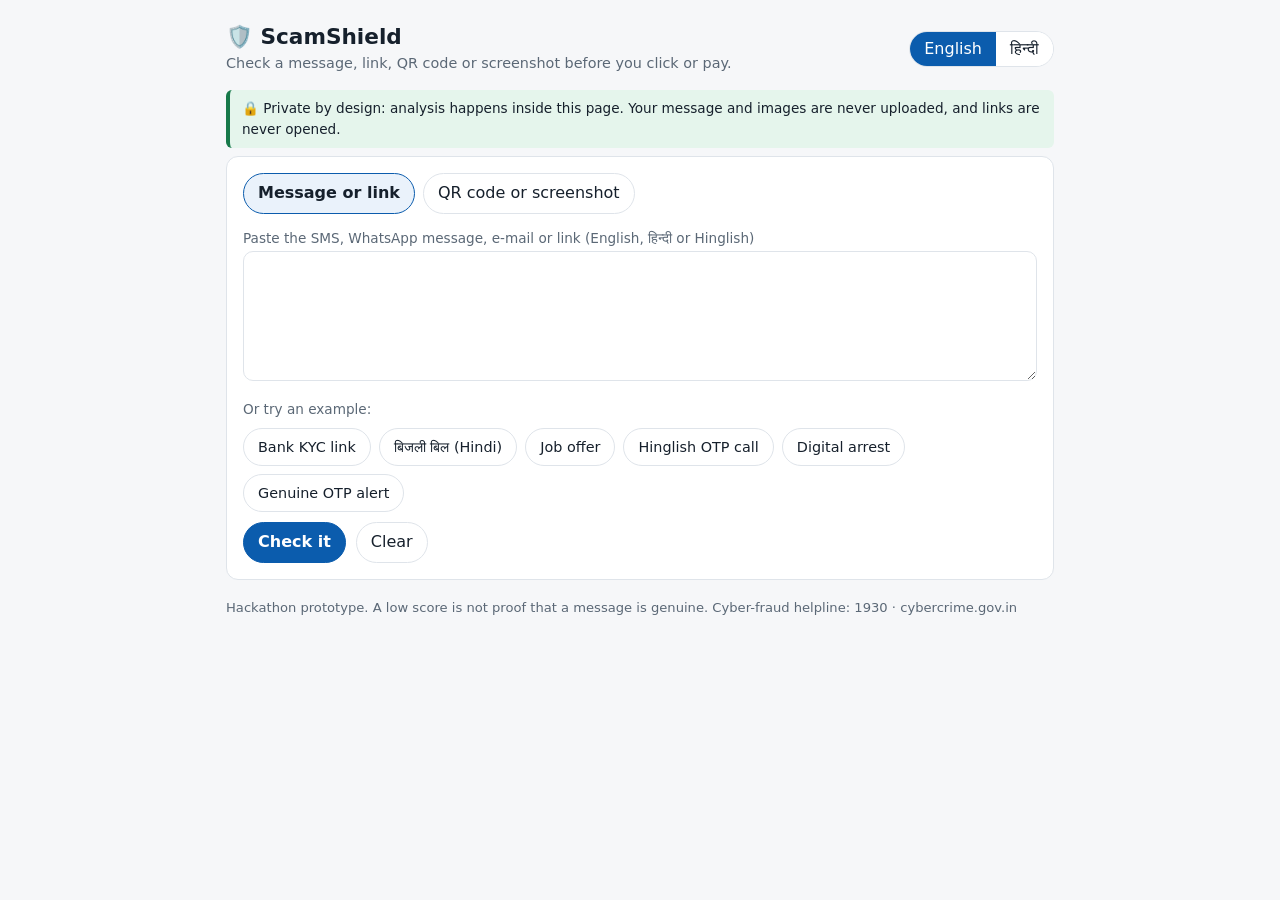
<file: hackathon/scamshield/index.html>
<!doctype html>
<html lang="en">
<head>
<meta charset="utf-8">
<meta name="viewport" content="width=device-width,initial-scale=1">
<title>ScamShield — Scam &amp; QR-code defence</title>
<link rel="stylesheet" href="../assets/base.css">
<style>
  .tabs{display:flex;gap:8px;margin-bottom:12px;flex-wrap:wrap}
  .tabs button[aria-selected="true"]{background:var(--soft);border-color:var(--accent);font-weight:600}
  textarea{min-height:130px;resize:vertical}
  .row{display:flex;gap:10px;align-items:center;flex-wrap:wrap;margin-top:10px}
  .drop{border:2px dashed var(--line);border-radius:var(--radius);padding:22px;text-align:center}
  .drop.over{border-color:var(--accent);background:var(--soft)}
  #preview{max-width:100%;max-height:260px;border-radius:8px;margin-top:10px;display:none}
  .samples img{width:84px;height:84px;border-radius:8px;border:1px solid var(--line);background:#fff;cursor:pointer;image-rendering:pixelated}
  .samples{display:flex;gap:12px;flex-wrap:wrap;margin-top:8px}
  .samples figure{margin:0;text-align:center;font-size:.75rem;color:var(--muted);width:96px}
  .verdict{display:flex;gap:16px;align-items:center;flex-wrap:wrap}
  .score{width:92px;height:92px;border-radius:50%;display:grid;place-items:center;flex:none;
    background:conic-gradient(var(--c) calc(var(--p)*1%),var(--line) 0)}
  .score div{width:72px;height:72px;border-radius:50%;background:var(--panel);display:grid;place-items:center;
    font-size:1.6rem;font-weight:700;line-height:1}
  .score small{display:block;font-size:.6rem;font-weight:500;color:var(--muted);text-align:center}
  .lv-critical,.lv-high{--c:var(--bad)}.lv-caution{--c:var(--warn)}.lv-low{--c:var(--ok)}
  .verdict h2{font-size:1.25rem;margin:0;color:var(--c)}
  .msgview{white-space:pre-wrap;overflow-wrap:anywhere;background:var(--bg);border:1px solid var(--line);
    border-radius:10px;padding:12px;font-size:.95rem}
  mark{border-radius:4px;padding:0 2px;color:inherit}
  mark.s3{background:var(--bad-bg);box-shadow:inset 0 -2px var(--bad)}
  mark.s2{background:var(--warn-bg);box-shadow:inset 0 -2px var(--warn)}
  mark.s1{background:var(--info-bg);box-shadow:inset 0 -2px var(--info)}
  mark.s0{background:var(--ok-bg);box-shadow:inset 0 -2px var(--ok)}
  .ev{border:1px solid var(--line);border-left-width:5px;border-radius:8px;padding:10px 12px;margin:8px 0}
  .ev.s3{border-left-color:var(--bad)}.ev.s2{border-left-color:var(--warn)}.ev.s1{border-left-color:var(--info)}.ev.s0{border-left-color:var(--ok)}
  .ev b{display:block}
  .ev q{display:block;color:var(--muted);font-size:.85rem;margin:2px 0 4px;overflow-wrap:anywhere}
  dl.kv{display:grid;grid-template-columns:max-content 1fr;gap:4px 12px;margin:6px 0;font-size:.92rem}
  dl.kv dt{color:var(--muted)}dl.kv dd{margin:0;overflow-wrap:anywhere}
  details summary{cursor:pointer;font-weight:600}
</style>
</head>
<body>
<div class="wrap">
  <header class="top">
    <div>
      <h1>🛡️ ScamShield</h1>
      <p data-i="tagline"></p>
    </div>
    <div class="seg" role="group" aria-label="Language">
      <button data-lang="en" aria-pressed="true">English</button>
      <button data-lang="hi" aria-pressed="false">हिन्दी</button>
    </div>
  </header>

  <div class="note ok small" data-i="privacy"></div>

  <section class="card">
    <div class="tabs" role="tablist">
      <button role="tab" id="tab-text" aria-selected="true" data-i="tabText"></button>
      <button role="tab" id="tab-img" aria-selected="false" data-i="tabImg"></button>
    </div>

    <div id="pane-text">
      <label for="msg" class="small muted" data-i="pasteLabel"></label>
      <textarea id="msg" spellcheck="false"></textarea>
      <div class="small muted" style="margin-top:10px" data-i="tryLabel"></div>
      <div class="chips" id="textSamples"></div>
      <div class="row">
        <button class="primary" id="go" data-i="analyze"></button>
        <button id="clear" data-i="clear"></button>
      </div>
    </div>

    <div id="pane-img" hidden>
      <div class="drop" id="drop">
        <div data-i="dropHint"></div>
        <div class="row" style="justify-content:center">
          <button class="primary" id="pick" data-i="choose"></button>
          <input type="file" id="file" accept="image/*" hidden>
        </div>
        <img id="preview" alt="">
      </div>
      <div id="imgStatus" class="small" style="margin-top:8px"></div>
      <div class="row"><button id="ocr" hidden data-i="ocrBtn"></button></div>
      <div class="small muted" style="margin-top:12px" data-i="tryQr"></div>
      <div class="samples" id="qrSamples"></div>
    </div>
  </section>

  <div id="result" aria-live="polite"></div>

  <footer data-i="footer"></footer>
</div>
<canvas id="cv" hidden></canvas>
<script src="vendor/jsQR.js"></script>
<script src="engine.js"></script>
<script src="app.js"></script>
</body>
</html>
</file>
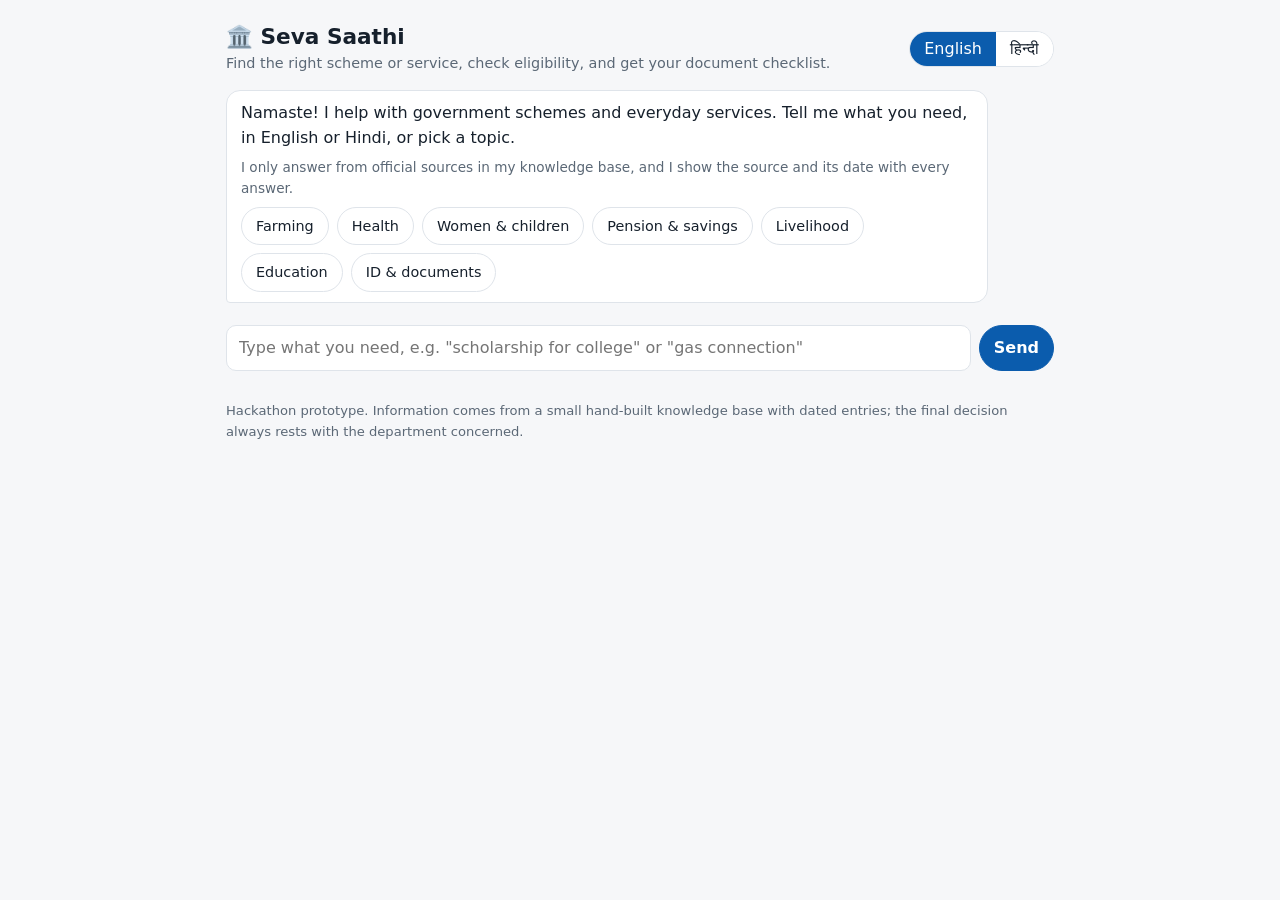
<file: hackathon/seva-saathi/index.html>
<!doctype html>
<html lang="en">
<head>
<meta charset="utf-8">
<meta name="viewport" content="width=device-width,initial-scale=1">
<title>Seva Saathi — Government services assistant</title>
<link rel="stylesheet" href="../assets/base.css">
<style>
  #chat{display:flex;flex-direction:column;gap:10px;margin-bottom:12px}
  .msg{max-width:92%;padding:10px 14px;border-radius:14px;border:1px solid var(--line);background:var(--panel)}
  .msg.user{align-self:flex-end;background:var(--accent);color:var(--accent-ink);border-color:var(--accent);border-bottom-right-radius:4px}
  .msg.bot{align-self:flex-start;border-bottom-left-radius:4px}
  .msg.bot.wide{max-width:100%;width:100%}
  .msg p{margin:0 0 6px}.msg p:last-child{margin-bottom:0}
  .msg.old .chips button{pointer-events:none;opacity:.55}
  .composer{position:sticky;bottom:0;background:var(--bg);padding:10px 0 12px;display:flex;gap:8px}
  .composer input{flex:1}
  .pick{display:block;width:100%;text-align:left;border-radius:12px;margin-top:8px;padding:10px 12px}
  .pick b{display:block}.pick span{color:var(--muted);font-size:.88rem}
  .res h2{font-size:1.1rem;margin:0 0 4px}
  .res h3{font-size:.95rem;margin:16px 0 6px}
  .reason{display:flex;gap:8px;align-items:flex-start;margin:6px 0}
  .reason .ic{flex:none;width:22px;height:22px;border-radius:50%;display:grid;place-items:center;font-size:.8rem;font-weight:700}
  .ic.pass{background:var(--ok-bg);color:var(--ok)}.ic.fail{background:var(--bad-bg);color:var(--bad)}.ic.unknown{background:var(--warn-bg);color:var(--warn)}
  .check{list-style:none;padding:0}
  .check label{display:flex;gap:10px;align-items:flex-start;cursor:pointer;padding:4px 0}
  .check input{width:18px;height:18px;margin-top:3px;flex:none}
  .check input:checked + span{text-decoration:line-through;color:var(--muted)}
  sup.c a{text-decoration:none;font-weight:600}
  .srcs li{overflow-wrap:anywhere}
</style>
</head>
<body>
<div class="wrap">
  <header class="top">
    <div>
      <h1>🏛️ Seva Saathi</h1>
      <p id="tagline"></p>
    </div>
    <div class="seg" role="group" aria-label="Language">
      <button data-lang="en" aria-pressed="true">English</button>
      <button data-lang="hi" aria-pressed="false">हिन्दी</button>
    </div>
  </header>
  <div id="chat" aria-live="polite"></div>
  <form class="composer" id="form" autocomplete="off">
    <input type="text" id="input" aria-label="Message">
    <button class="primary" id="send"></button>
  </form>
  <footer id="foot"></footer>
</div>
<script src="kb.js"></script>
<script src="app.js"></script>
</body>
</html>
</file>
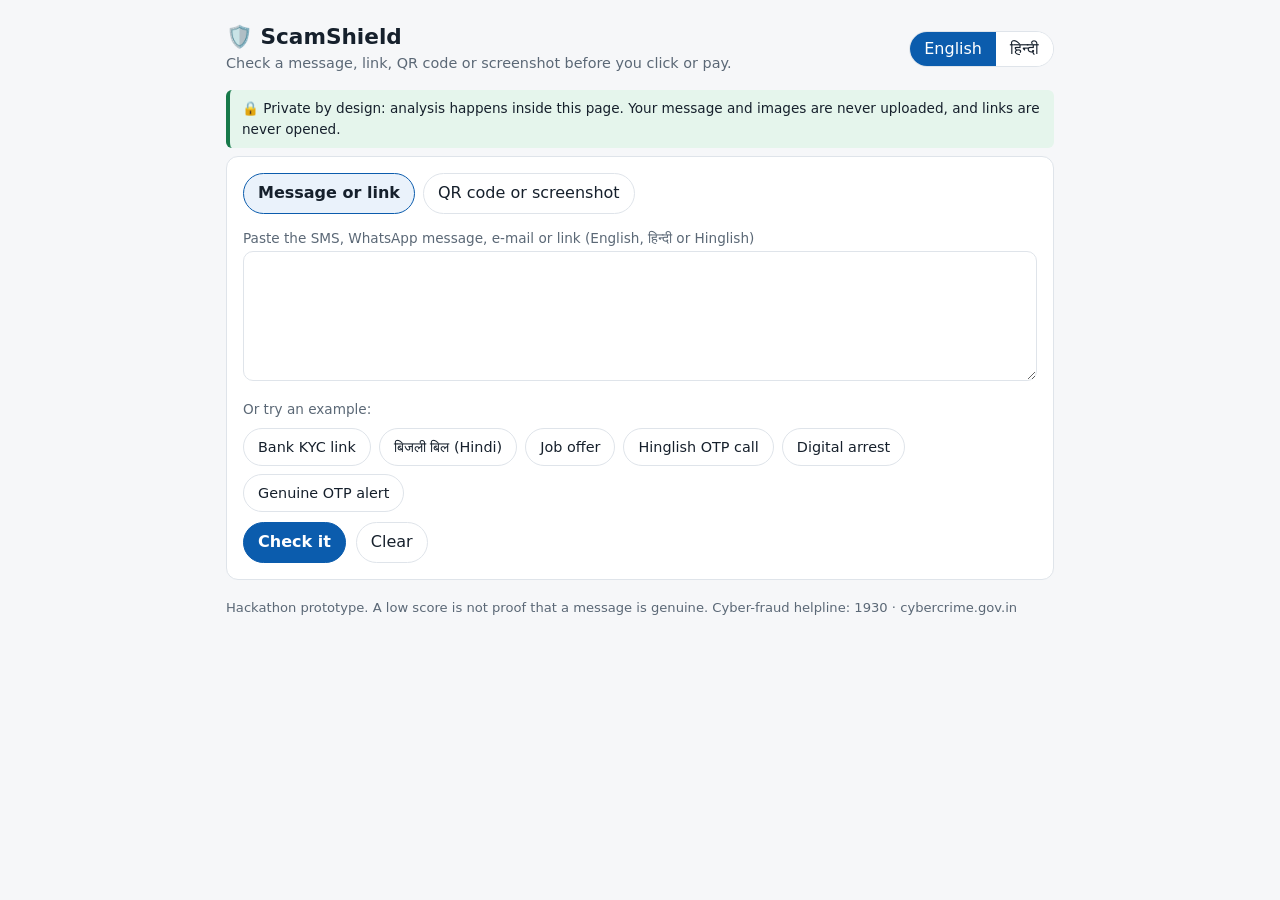
<file: hackathon/download/scamshield.html>
<!doctype html>
<html lang="en">
<head>
<meta charset="utf-8">
<meta name="viewport" content="width=device-width,initial-scale=1">
<title>ScamShield — Scam &amp; QR-code defence</title>
<style>
:root{
  --bg:#f6f7f9;--panel:#ffffff;--ink:#16202c;--muted:#5b6876;--line:#dfe4ea;
  --accent:#0b5cad;--accent-ink:#ffffff;--soft:#eaf2fb;
  --ok:#17794a;--ok-bg:#e5f5ec;--warn:#9a5b00;--warn-bg:#fff3d9;
  --bad:#b3261e;--bad-bg:#fde9e7;--info:#44546a;--info-bg:#eef1f5;
  --radius:12px;
}
@media (prefers-color-scheme:dark){:root{
  --bg:#10151b;--panel:#18202a;--ink:#e8edf3;--muted:#9aa7b5;--line:#2b3644;
  --accent:#6fb1f5;--accent-ink:#0b1622;--soft:#1c2a3a;
  --ok:#6fd3a0;--ok-bg:#153324;--warn:#f2c26b;--warn-bg:#3a2c10;
  --bad:#ff9b93;--bad-bg:#40201d;--info:#b4c0cf;--info-bg:#222c38;
}}
*{box-sizing:border-box}
html{-webkit-text-size-adjust:100%}
body{margin:0;background:var(--bg);color:var(--ink);
  font:16px/1.55 system-ui,-apple-system,"Segoe UI","Noto Sans","Noto Sans Devanagari",sans-serif}
.wrap{max-width:860px;margin:0 auto;padding:16px}
header.top{display:flex;gap:12px;align-items:center;justify-content:space-between;flex-wrap:wrap;margin:8px 0 16px}
header.top h1{font-size:1.35rem;margin:0;line-height:1.2}
header.top p{margin:2px 0 0;color:var(--muted);font-size:.9rem}
.card{background:var(--panel);border:1px solid var(--line);border-radius:var(--radius);padding:16px;margin:0 0 14px}
.card h2{font-size:1.05rem;margin:0 0 8px}
.card h3{font-size:.95rem;margin:16px 0 6px}
button,.btn{font:inherit;cursor:pointer;border-radius:999px;border:1px solid var(--line);
  background:var(--panel);color:var(--ink);padding:7px 14px;min-height:38px}
button:hover{border-color:var(--accent)}
button:focus-visible,textarea:focus-visible,input:focus-visible{outline:2px solid var(--accent);outline-offset:2px}
button.primary{background:var(--accent);color:var(--accent-ink);border-color:var(--accent);font-weight:600}
button:disabled{opacity:.5;cursor:default}
.seg{display:inline-flex;border:1px solid var(--line);border-radius:999px;overflow:hidden;background:var(--panel)}
.seg button{border:0;border-radius:0;min-height:34px;padding:4px 14px}
.seg button[aria-pressed="true"]{background:var(--accent);color:var(--accent-ink)}
.chips{display:flex;flex-wrap:wrap;gap:8px;margin-top:8px}
.chips button{font-size:.9rem}
textarea,input[type=text],input[type=number]{font:inherit;width:100%;color:var(--ink);background:var(--panel);
  border:1px solid var(--line);border-radius:10px;padding:10px 12px}
.badge{display:inline-block;border-radius:999px;padding:2px 10px;font-size:.8rem;font-weight:600}
.b-ok{background:var(--ok-bg);color:var(--ok)}.b-warn{background:var(--warn-bg);color:var(--warn)}
.b-bad{background:var(--bad-bg);color:var(--bad)}.b-info{background:var(--info-bg);color:var(--info)}
.note{border-left:4px solid var(--line);padding:8px 12px;border-radius:6px;margin:8px 0;font-size:.92rem}
.note.warn{background:var(--warn-bg);border-color:var(--warn)}
.note.bad{background:var(--bad-bg);border-color:var(--bad)}
.note.ok{background:var(--ok-bg);border-color:var(--ok)}
.note.info{background:var(--info-bg);border-color:var(--info)}
.muted{color:var(--muted)}.small{font-size:.85rem}
a{color:var(--accent)}
ul,ol{padding-left:1.3rem;margin:6px 0}
li{margin:4px 0}
code,.mono{font-family:ui-monospace,SFMono-Regular,Menlo,Consolas,monospace;font-size:.88em;overflow-wrap:anywhere}
footer{color:var(--muted);font-size:.82rem;margin:18px 0 30px}
</style>
<style>
  .tabs{display:flex;gap:8px;margin-bottom:12px;flex-wrap:wrap}
  .tabs button[aria-selected="true"]{background:var(--soft);border-color:var(--accent);font-weight:600}
  textarea{min-height:130px;resize:vertical}
  .row{display:flex;gap:10px;align-items:center;flex-wrap:wrap;margin-top:10px}
  .drop{border:2px dashed var(--line);border-radius:var(--radius);padding:22px;text-align:center}
  .drop.over{border-color:var(--accent);background:var(--soft)}
  #preview{max-width:100%;max-height:260px;border-radius:8px;margin-top:10px;display:none}
  .samples img{width:84px;height:84px;border-radius:8px;border:1px solid var(--line);background:#fff;cursor:pointer;image-rendering:pixelated}
  .samples{display:flex;gap:12px;flex-wrap:wrap;margin-top:8px}
  .samples figure{margin:0;text-align:center;font-size:.75rem;color:var(--muted);width:96px}
  .verdict{display:flex;gap:16px;align-items:center;flex-wrap:wrap}
  .score{width:92px;height:92px;border-radius:50%;display:grid;place-items:center;flex:none;
    background:conic-gradient(var(--c) calc(var(--p)*1%),var(--line) 0)}
  .score div{width:72px;height:72px;border-radius:50%;background:var(--panel);display:grid;place-items:center;
    font-size:1.6rem;font-weight:700;line-height:1}
  .score small{display:block;font-size:.6rem;font-weight:500;color:var(--muted);text-align:center}
  .lv-critical,.lv-high{--c:var(--bad)}.lv-caution{--c:var(--warn)}.lv-low{--c:var(--ok)}
  .verdict h2{font-size:1.25rem;margin:0;color:var(--c)}
  .msgview{white-space:pre-wrap;overflow-wrap:anywhere;background:var(--bg);border:1px solid var(--line);
    border-radius:10px;padding:12px;font-size:.95rem}
  mark{border-radius:4px;padding:0 2px;color:inherit}
  mark.s3{background:var(--bad-bg);box-shadow:inset 0 -2px var(--bad)}
  mark.s2{background:var(--warn-bg);box-shadow:inset 0 -2px var(--warn)}
  mark.s1{background:var(--info-bg);box-shadow:inset 0 -2px var(--info)}
  mark.s0{background:var(--ok-bg);box-shadow:inset 0 -2px var(--ok)}
  .ev{border:1px solid var(--line);border-left-width:5px;border-radius:8px;padding:10px 12px;margin:8px 0}
  .ev.s3{border-left-color:var(--bad)}.ev.s2{border-left-color:var(--warn)}.ev.s1{border-left-color:var(--info)}.ev.s0{border-left-color:var(--ok)}
  .ev b{display:block}
  .ev q{display:block;color:var(--muted);font-size:.85rem;margin:2px 0 4px;overflow-wrap:anywhere}
  dl.kv{display:grid;grid-template-columns:max-content 1fr;gap:4px 12px;margin:6px 0;font-size:.92rem}
  dl.kv dt{color:var(--muted)}dl.kv dd{margin:0;overflow-wrap:anywhere}
  details summary{cursor:pointer;font-weight:600}
</style>
</head>
<body>
<div class="wrap">
  <header class="top">
    <div>
      <h1>🛡️ ScamShield</h1>
      <p data-i="tagline"></p>
    </div>
    <div class="seg" role="group" aria-label="Language">
      <button data-lang="en" aria-pressed="true">English</button>
      <button data-lang="hi" aria-pressed="false">हिन्दी</button>
    </div>
  </header>

  <div class="note ok small" data-i="privacy"></div>

  <section class="card">
    <div class="tabs" role="tablist">
      <button role="tab" id="tab-text" aria-selected="true" data-i="tabText"></button>
      <button role="tab" id="tab-img" aria-selected="false" data-i="tabImg"></button>
    </div>

    <div id="pane-text">
      <label for="msg" class="small muted" data-i="pasteLabel"></label>
      <textarea id="msg" spellcheck="false"></textarea>
      <div class="small muted" style="margin-top:10px" data-i="tryLabel"></div>
      <div class="chips" id="textSamples"></div>
      <div class="row">
        <button class="primary" id="go" data-i="analyze"></button>
        <button id="clear" data-i="clear"></button>
      </div>
    </div>

    <div id="pane-img" hidden>
      <div class="drop" id="drop">
        <div data-i="dropHint"></div>
        <div class="row" style="justify-content:center">
          <button class="primary" id="pick" data-i="choose"></button>
          <input type="file" id="file" accept="image/*" hidden>
        </div>
        <img id="preview" alt="">
      </div>
      <div id="imgStatus" class="small" style="margin-top:8px"></div>
      <div class="row"><button id="ocr" hidden data-i="ocrBtn"></button></div>
      <div class="small muted" style="margin-top:12px" data-i="tryQr"></div>
      <div class="samples" id="qrSamples"></div>
    </div>
  </section>

  <div id="result" aria-live="polite"></div>

  <footer data-i="footer"></footer>
</div>
<canvas id="cv" hidden></canvas>
<script>
(function webpackUniversalModuleDefinition(root, factory) {
	if(typeof exports === 'object' && typeof module === 'object')
		module.exports = factory();
	else if(typeof define === 'function' && define.amd)
		define([], factory);
	else if(typeof exports === 'object')
		exports["jsQR"] = factory();
	else
		root["jsQR"] = factory();
})(typeof self !== 'undefined' ? self : this, function() {
return /******/ (function(modules) { // webpackBootstrap
/******/ 	// The module cache
/******/ 	var installedModules = {};
/******/
/******/ 	// The require function
/******/ 	function __webpack_require__(moduleId) {
/******/
/******/ 		// Check if module is in cache
/******/ 		if(installedModules[moduleId]) {
/******/ 			return installedModules[moduleId].exports;
/******/ 		}
/******/ 		// Create a new module (and put it into the cache)
/******/ 		var module = installedModules[moduleId] = {
/******/ 			i: moduleId,
/******/ 			l: false,
/******/ 			exports: {}
/******/ 		};
/******/
/******/ 		// Execute the module function
/******/ 		modules[moduleId].call(module.exports, module, module.exports, __webpack_require__);
/******/
/******/ 		// Flag the module as loaded
/******/ 		module.l = true;
/******/
/******/ 		// Return the exports of the module
/******/ 		return module.exports;
/******/ 	}
/******/
/******/
/******/ 	// expose the modules object (__webpack_modules__)
/******/ 	__webpack_require__.m = modules;
/******/
/******/ 	// expose the module cache
/******/ 	__webpack_require__.c = installedModules;
/******/
/******/ 	// define getter function for harmony exports
/******/ 	__webpack_require__.d = function(exports, name, getter) {
/******/ 		if(!__webpack_require__.o(exports, name)) {
/******/ 			Object.defineProperty(exports, name, {
/******/ 				configurable: false,
/******/ 				enumerable: true,
/******/ 				get: getter
/******/ 			});
/******/ 		}
/******/ 	};
/******/
/******/ 	// getDefaultExport function for compatibility with non-harmony modules
/******/ 	__webpack_require__.n = function(module) {
/******/ 		var getter = module && module.__esModule ?
/******/ 			function getDefault() { return module['default']; } :
/******/ 			function getModuleExports() { return module; };
/******/ 		__webpack_require__.d(getter, 'a', getter);
/******/ 		return getter;
/******/ 	};
/******/
/******/ 	// Object.prototype.hasOwnProperty.call
/******/ 	__webpack_require__.o = function(object, property) { return Object.prototype.hasOwnProperty.call(object, property); };
/******/
/******/ 	// __webpack_public_path__
/******/ 	__webpack_require__.p = "";
/******/
/******/ 	// Load entry module and return exports
/******/ 	return __webpack_require__(__webpack_require__.s = 3);
/******/ })
/************************************************************************/
/******/ ([
/* 0 */
/***/ (function(module, exports, __webpack_require__) {

"use strict";

Object.defineProperty(exports, "__esModule", { value: true });
var BitMatrix = /** @class */ (function () {
    function BitMatrix(data, width) {
        this.width = width;
        this.height = data.length / width;
        this.data = data;
    }
    BitMatrix.createEmpty = function (width, height) {
        return new BitMatrix(new Uint8ClampedArray(width * height), width);
    };
    BitMatrix.prototype.get = function (x, y) {
        if (x < 0 || x >= this.width || y < 0 || y >= this.height) {
            return false;
        }
        return !!this.data[y * this.width + x];
    };
    BitMatrix.prototype.set = function (x, y, v) {
        this.data[y * this.width + x] = v ? 1 : 0;
    };
    BitMatrix.prototype.setRegion = function (left, top, width, height, v) {
        for (var y = top; y < top + height; y++) {
            for (var x = left; x < left + width; x++) {
                this.set(x, y, !!v);
            }
        }
    };
    return BitMatrix;
}());
exports.BitMatrix = BitMatrix;


/***/ }),
/* 1 */
/***/ (function(module, exports, __webpack_require__) {

"use strict";

Object.defineProperty(exports, "__esModule", { value: true });
var GenericGFPoly_1 = __webpack_require__(2);
function addOrSubtractGF(a, b) {
    return a ^ b; // tslint:disable-line:no-bitwise
}
exports.addOrSubtractGF = addOrSubtractGF;
var GenericGF = /** @class */ (function () {
    function GenericGF(primitive, size, genBase) {
        this.primitive = primitive;
        this.size = size;
        this.generatorBase = genBase;
        this.expTable = new Array(this.size);
        this.logTable = new Array(this.size);
        var x = 1;
        for (var i = 0; i < this.size; i++) {
            this.expTable[i] = x;
            x = x * 2;
            if (x >= this.size) {
                x = (x ^ this.primitive) & (this.size - 1); // tslint:disable-line:no-bitwise
            }
        }
        for (var i = 0; i < this.size - 1; i++) {
            this.logTable[this.expTable[i]] = i;
        }
        this.zero = new GenericGFPoly_1.default(this, Uint8ClampedArray.from([0]));
        this.one = new GenericGFPoly_1.default(this, Uint8ClampedArray.from([1]));
    }
    GenericGF.prototype.multiply = function (a, b) {
        if (a === 0 || b === 0) {
            return 0;
        }
        return this.expTable[(this.logTable[a] + this.logTable[b]) % (this.size - 1)];
    };
    GenericGF.prototype.inverse = function (a) {
        if (a === 0) {
            throw new Error("Can't invert 0");
        }
        return this.expTable[this.size - this.logTable[a] - 1];
    };
    GenericGF.prototype.buildMonomial = function (degree, coefficient) {
        if (degree < 0) {
            throw new Error("Invalid monomial degree less than 0");
        }
        if (coefficient === 0) {
            return this.zero;
        }
        var coefficients = new Uint8ClampedArray(degree + 1);
        coefficients[0] = coefficient;
        return new GenericGFPoly_1.default(this, coefficients);
    };
    GenericGF.prototype.log = function (a) {
        if (a === 0) {
            throw new Error("Can't take log(0)");
        }
        return this.logTable[a];
    };
    GenericGF.prototype.exp = function (a) {
        return this.expTable[a];
    };
    return GenericGF;
}());
exports.default = GenericGF;


/***/ }),
/* 2 */
/***/ (function(module, exports, __webpack_require__) {

"use strict";

Object.defineProperty(exports, "__esModule", { value: true });
var GenericGF_1 = __webpack_require__(1);
var GenericGFPoly = /** @class */ (function () {
    function GenericGFPoly(field, coefficients) {
        if (coefficients.length === 0) {
            throw new Error("No coefficients.");
        }
        this.field = field;
        var coefficientsLength = coefficients.length;
        if (coefficientsLength > 1 && coefficients[0] === 0) {
            // Leading term must be non-zero for anything except the constant polynomial "0"
            var firstNonZero = 1;
            while (firstNonZero < coefficientsLength && coefficients[firstNonZero] === 0) {
                firstNonZero++;
            }
            if (firstNonZero === coefficientsLength) {
                this.coefficients = field.zero.coefficients;
            }
            else {
                this.coefficients = new Uint8ClampedArray(coefficientsLength - firstNonZero);
                for (var i = 0; i < this.coefficients.length; i++) {
                    this.coefficients[i] = coefficients[firstNonZero + i];
                }
            }
        }
        else {
            this.coefficients = coefficients;
        }
    }
    GenericGFPoly.prototype.degree = function () {
        return this.coefficients.length - 1;
    };
    GenericGFPoly.prototype.isZero = function () {
        return this.coefficients[0] === 0;
    };
    GenericGFPoly.prototype.getCoefficient = function (degree) {
        return this.coefficients[this.coefficients.length - 1 - degree];
    };
    GenericGFPoly.prototype.addOrSubtract = function (other) {
        var _a;
        if (this.isZero()) {
            return other;
        }
        if (other.isZero()) {
            return this;
        }
        var smallerCoefficients = this.coefficients;
        var largerCoefficients = other.coefficients;
        if (smallerCoefficients.length > largerCoefficients.length) {
            _a = [largerCoefficients, smallerCoefficients], smallerCoefficients = _a[0], largerCoefficients = _a[1];
        }
        var sumDiff = new Uint8ClampedArray(largerCoefficients.length);
        var lengthDiff = largerCoefficients.length - smallerCoefficients.length;
        for (var i = 0; i < lengthDiff; i++) {
            sumDiff[i] = largerCoefficients[i];
        }
        for (var i = lengthDiff; i < largerCoefficients.length; i++) {
            sumDiff[i] = GenericGF_1.addOrSubtractGF(smallerCoefficients[i - lengthDiff], largerCoefficients[i]);
        }
        return new GenericGFPoly(this.field, sumDiff);
    };
    GenericGFPoly.prototype.multiply = function (scalar) {
        if (scalar === 0) {
            return this.field.zero;
        }
        if (scalar === 1) {
            return this;
        }
        var size = this.coefficients.length;
        var product = new Uint8ClampedArray(size);
        for (var i = 0; i < size; i++) {
            product[i] = this.field.multiply(this.coefficients[i], scalar);
        }
        return new GenericGFPoly(this.field, product);
    };
    GenericGFPoly.prototype.multiplyPoly = function (other) {
        if (this.isZero() || other.isZero()) {
            return this.field.zero;
        }
        var aCoefficients = this.coefficients;
        var aLength = aCoefficients.length;
        var bCoefficients = other.coefficients;
        var bLength = bCoefficients.length;
        var product = new Uint8ClampedArray(aLength + bLength - 1);
        for (var i = 0; i < aLength; i++) {
            var aCoeff = aCoefficients[i];
            for (var j = 0; j < bLength; j++) {
                product[i + j] = GenericGF_1.addOrSubtractGF(product[i + j], this.field.multiply(aCoeff, bCoefficients[j]));
            }
        }
        return new GenericGFPoly(this.field, product);
    };
    GenericGFPoly.prototype.multiplyByMonomial = function (degree, coefficient) {
        if (degree < 0) {
            throw new Error("Invalid degree less than 0");
        }
        if (coefficient === 0) {
            return this.field.zero;
        }
        var size = this.coefficients.length;
        var product = new Uint8ClampedArray(size + degree);
        for (var i = 0; i < size; i++) {
            product[i] = this.field.multiply(this.coefficients[i], coefficient);
        }
        return new GenericGFPoly(this.field, product);
    };
    GenericGFPoly.prototype.evaluateAt = function (a) {
        var result = 0;
        if (a === 0) {
            // Just return the x^0 coefficient
            return this.getCoefficient(0);
        }
        var size = this.coefficients.length;
        if (a === 1) {
            // Just the sum of the coefficients
            this.coefficients.forEach(function (coefficient) {
                result = GenericGF_1.addOrSubtractGF(result, coefficient);
            });
            return result;
        }
        result = this.coefficients[0];
        for (var i = 1; i < size; i++) {
            result = GenericGF_1.addOrSubtractGF(this.field.multiply(a, result), this.coefficients[i]);
        }
        return result;
    };
    return GenericGFPoly;
}());
exports.default = GenericGFPoly;


/***/ }),
/* 3 */
/***/ (function(module, exports, __webpack_require__) {

"use strict";

Object.defineProperty(exports, "__esModule", { value: true });
var binarizer_1 = __webpack_require__(4);
var decoder_1 = __webpack_require__(5);
var extractor_1 = __webpack_require__(11);
var locator_1 = __webpack_require__(12);
function scan(matrix) {
    var locations = locator_1.locate(matrix);
    if (!locations) {
        return null;
    }
    for (var _i = 0, locations_1 = locations; _i < locations_1.length; _i++) {
        var location_1 = locations_1[_i];
        var extracted = extractor_1.extract(matrix, location_1);
        var decoded = decoder_1.decode(extracted.matrix);
        if (decoded) {
            return {
                binaryData: decoded.bytes,
                data: decoded.text,
                chunks: decoded.chunks,
                version: decoded.version,
                location: {
                    topRightCorner: extracted.mappingFunction(location_1.dimension, 0),
                    topLeftCorner: extracted.mappingFunction(0, 0),
                    bottomRightCorner: extracted.mappingFunction(location_1.dimension, location_1.dimension),
                    bottomLeftCorner: extracted.mappingFunction(0, location_1.dimension),
                    topRightFinderPattern: location_1.topRight,
                    topLeftFinderPattern: location_1.topLeft,
                    bottomLeftFinderPattern: location_1.bottomLeft,
                    bottomRightAlignmentPattern: location_1.alignmentPattern,
                },
            };
        }
    }
    return null;
}
var defaultOptions = {
    inversionAttempts: "attemptBoth",
};
function jsQR(data, width, height, providedOptions) {
    if (providedOptions === void 0) { providedOptions = {}; }
    var options = defaultOptions;
    Object.keys(options || {}).forEach(function (opt) {
        options[opt] = providedOptions[opt] || options[opt];
    });
    var shouldInvert = options.inversionAttempts === "attemptBoth" || options.inversionAttempts === "invertFirst";
    var tryInvertedFirst = options.inversionAttempts === "onlyInvert" || options.inversionAttempts === "invertFirst";
    var _a = binarizer_1.binarize(data, width, height, shouldInvert), binarized = _a.binarized, inverted = _a.inverted;
    var result = scan(tryInvertedFirst ? inverted : binarized);
    if (!result && (options.inversionAttempts === "attemptBoth" || options.inversionAttempts === "invertFirst")) {
        result = scan(tryInvertedFirst ? binarized : inverted);
    }
    return result;
}
jsQR.default = jsQR;
exports.default = jsQR;


/***/ }),
/* 4 */
/***/ (function(module, exports, __webpack_require__) {

"use strict";

Object.defineProperty(exports, "__esModule", { value: true });
var BitMatrix_1 = __webpack_require__(0);
var REGION_SIZE = 8;
var MIN_DYNAMIC_RANGE = 24;
function numBetween(value, min, max) {
    return value < min ? min : value > max ? max : value;
}
// Like BitMatrix but accepts arbitry Uint8 values
var Matrix = /** @class */ (function () {
    function Matrix(width, height) {
        this.width = width;
        this.data = new Uint8ClampedArray(width * height);
    }
    Matrix.prototype.get = function (x, y) {
        return this.data[y * this.width + x];
    };
    Matrix.prototype.set = function (x, y, value) {
        this.data[y * this.width + x] = value;
    };
    return Matrix;
}());
function binarize(data, width, height, returnInverted) {
    if (data.length !== width * height * 4) {
        throw new Error("Malformed data passed to binarizer.");
    }
    // Convert image to greyscale
    var greyscalePixels = new Matrix(width, height);
    for (var x = 0; x < width; x++) {
        for (var y = 0; y < height; y++) {
            var r = data[((y * width + x) * 4) + 0];
            var g = data[((y * width + x) * 4) + 1];
            var b = data[((y * width + x) * 4) + 2];
            greyscalePixels.set(x, y, 0.2126 * r + 0.7152 * g + 0.0722 * b);
        }
    }
    var horizontalRegionCount = Math.ceil(width / REGION_SIZE);
    var verticalRegionCount = Math.ceil(height / REGION_SIZE);
    var blackPoints = new Matrix(horizontalRegionCount, verticalRegionCount);
    for (var verticalRegion = 0; verticalRegion < verticalRegionCount; verticalRegion++) {
        for (var hortizontalRegion = 0; hortizontalRegion < horizontalRegionCount; hortizontalRegion++) {
            var sum = 0;
            var min = Infinity;
            var max = 0;
            for (var y = 0; y < REGION_SIZE; y++) {
                for (var x = 0; x < REGION_SIZE; x++) {
                    var pixelLumosity = greyscalePixels.get(hortizontalRegion * REGION_SIZE + x, verticalRegion * REGION_SIZE + y);
                    sum += pixelLumosity;
                    min = Math.min(min, pixelLumosity);
                    max = Math.max(max, pixelLumosity);
                }
            }
            var average = sum / (Math.pow(REGION_SIZE, 2));
            if (max - min <= MIN_DYNAMIC_RANGE) {
                // If variation within the block is low, assume this is a block with only light or only
                // dark pixels. In that case we do not want to use the average, as it would divide this
                // low contrast area into black and white pixels, essentially creating data out of noise.
                //
                // Default the blackpoint for these blocks to be half the min - effectively white them out
                average = min / 2;
                if (verticalRegion > 0 && hortizontalRegion > 0) {
                    // Correct the "white background" assumption for blocks that have neighbors by comparing
                    // the pixels in this block to the previously calculated black points. This is based on
                    // the fact that dark barcode symbology is always surrounded by some amount of light
                    // background for which reasonable black point estimates were made. The bp estimated at
                    // the boundaries is used for the interior.
                    // The (min < bp) is arbitrary but works better than other heuristics that were tried.
                    var averageNeighborBlackPoint = (blackPoints.get(hortizontalRegion, verticalRegion - 1) +
                        (2 * blackPoints.get(hortizontalRegion - 1, verticalRegion)) +
                        blackPoints.get(hortizontalRegion - 1, verticalRegion - 1)) / 4;
                    if (min < averageNeighborBlackPoint) {
                        average = averageNeighborBlackPoint;
                    }
                }
            }
            blackPoints.set(hortizontalRegion, verticalRegion, average);
        }
    }
    var binarized = BitMatrix_1.BitMatrix.createEmpty(width, height);
    var inverted = null;
    if (returnInverted) {
        inverted = BitMatrix_1.BitMatrix.createEmpty(width, height);
    }
    for (var verticalRegion = 0; verticalRegion < verticalRegionCount; verticalRegion++) {
        for (var hortizontalRegion = 0; hortizontalRegion < horizontalRegionCount; hortizontalRegion++) {
            var left = numBetween(hortizontalRegion, 2, horizontalRegionCount - 3);
            var top_1 = numBetween(verticalRegion, 2, verticalRegionCount - 3);
            var sum = 0;
            for (var xRegion = -2; xRegion <= 2; xRegion++) {
                for (var yRegion = -2; yRegion <= 2; yRegion++) {
                    sum += blackPoints.get(left + xRegion, top_1 + yRegion);
                }
            }
            var threshold = sum / 25;
            for (var xRegion = 0; xRegion < REGION_SIZE; xRegion++) {
                for (var yRegion = 0; yRegion < REGION_SIZE; yRegion++) {
                    var x = hortizontalRegion * REGION_SIZE + xRegion;
                    var y = verticalRegion * REGION_SIZE + yRegion;
                    var lum = greyscalePixels.get(x, y);
                    binarized.set(x, y, lum <= threshold);
                    if (returnInverted) {
                        inverted.set(x, y, !(lum <= threshold));
                    }
                }
            }
        }
    }
    if (returnInverted) {
        return { binarized: binarized, inverted: inverted };
    }
    return { binarized: binarized };
}
exports.binarize = binarize;


/***/ }),
/* 5 */
/***/ (function(module, exports, __webpack_require__) {

"use strict";

Object.defineProperty(exports, "__esModule", { value: true });
var BitMatrix_1 = __webpack_require__(0);
var decodeData_1 = __webpack_require__(6);
var reedsolomon_1 = __webpack_require__(9);
var version_1 = __webpack_require__(10);
// tslint:disable:no-bitwise
function numBitsDiffering(x, y) {
    var z = x ^ y;
    var bitCount = 0;
    while (z) {
        bitCount++;
        z &= z - 1;
    }
    return bitCount;
}
function pushBit(bit, byte) {
    return (byte << 1) | bit;
}
// tslint:enable:no-bitwise
var FORMAT_INFO_TABLE = [
    { bits: 0x5412, formatInfo: { errorCorrectionLevel: 1, dataMask: 0 } },
    { bits: 0x5125, formatInfo: { errorCorrectionLevel: 1, dataMask: 1 } },
    { bits: 0x5E7C, formatInfo: { errorCorrectionLevel: 1, dataMask: 2 } },
    { bits: 0x5B4B, formatInfo: { errorCorrectionLevel: 1, dataMask: 3 } },
    { bits: 0x45F9, formatInfo: { errorCorrectionLevel: 1, dataMask: 4 } },
    { bits: 0x40CE, formatInfo: { errorCorrectionLevel: 1, dataMask: 5 } },
    { bits: 0x4F97, formatInfo: { errorCorrectionLevel: 1, dataMask: 6 } },
    { bits: 0x4AA0, formatInfo: { errorCorrectionLevel: 1, dataMask: 7 } },
    { bits: 0x77C4, formatInfo: { errorCorrectionLevel: 0, dataMask: 0 } },
    { bits: 0x72F3, formatInfo: { errorCorrectionLevel: 0, dataMask: 1 } },
    { bits: 0x7DAA, formatInfo: { errorCorrectionLevel: 0, dataMask: 2 } },
    { bits: 0x789D, formatInfo: { errorCorrectionLevel: 0, dataMask: 3 } },
    { bits: 0x662F, formatInfo: { errorCorrectionLevel: 0, dataMask: 4 } },
    { bits: 0x6318, formatInfo: { errorCorrectionLevel: 0, dataMask: 5 } },
    { bits: 0x6C41, formatInfo: { errorCorrectionLevel: 0, dataMask: 6 } },
    { bits: 0x6976, formatInfo: { errorCorrectionLevel: 0, dataMask: 7 } },
    { bits: 0x1689, formatInfo: { errorCorrectionLevel: 3, dataMask: 0 } },
    { bits: 0x13BE, formatInfo: { errorCorrectionLevel: 3, dataMask: 1 } },
    { bits: 0x1CE7, formatInfo: { errorCorrectionLevel: 3, dataMask: 2 } },
    { bits: 0x19D0, formatInfo: { errorCorrectionLevel: 3, dataMask: 3 } },
    { bits: 0x0762, formatInfo: { errorCorrectionLevel: 3, dataMask: 4 } },
    { bits: 0x0255, formatInfo: { errorCorrectionLevel: 3, dataMask: 5 } },
    { bits: 0x0D0C, formatInfo: { errorCorrectionLevel: 3, dataMask: 6 } },
    { bits: 0x083B, formatInfo: { errorCorrectionLevel: 3, dataMask: 7 } },
    { bits: 0x355F, formatInfo: { errorCorrectionLevel: 2, dataMask: 0 } },
    { bits: 0x3068, formatInfo: { errorCorrectionLevel: 2, dataMask: 1 } },
    { bits: 0x3F31, formatInfo: { errorCorrectionLevel: 2, dataMask: 2 } },
    { bits: 0x3A06, formatInfo: { errorCorrectionLevel: 2, dataMask: 3 } },
    { bits: 0x24B4, formatInfo: { errorCorrectionLevel: 2, dataMask: 4 } },
    { bits: 0x2183, formatInfo: { errorCorrectionLevel: 2, dataMask: 5 } },
    { bits: 0x2EDA, formatInfo: { errorCorrectionLevel: 2, dataMask: 6 } },
    { bits: 0x2BED, formatInfo: { errorCorrectionLevel: 2, dataMask: 7 } },
];
var DATA_MASKS = [
    function (p) { return ((p.y + p.x) % 2) === 0; },
    function (p) { return (p.y % 2) === 0; },
    function (p) { return p.x % 3 === 0; },
    function (p) { return (p.y + p.x) % 3 === 0; },
    function (p) { return (Math.floor(p.y / 2) + Math.floor(p.x / 3)) % 2 === 0; },
    function (p) { return ((p.x * p.y) % 2) + ((p.x * p.y) % 3) === 0; },
    function (p) { return ((((p.y * p.x) % 2) + (p.y * p.x) % 3) % 2) === 0; },
    function (p) { return ((((p.y + p.x) % 2) + (p.y * p.x) % 3) % 2) === 0; },
];
function buildFunctionPatternMask(version) {
    var dimension = 17 + 4 * version.versionNumber;
    var matrix = BitMatrix_1.BitMatrix.createEmpty(dimension, dimension);
    matrix.setRegion(0, 0, 9, 9, true); // Top left finder pattern + separator + format
    matrix.setRegion(dimension - 8, 0, 8, 9, true); // Top right finder pattern + separator + format
    matrix.setRegion(0, dimension - 8, 9, 8, true); // Bottom left finder pattern + separator + format
    // Alignment patterns
    for (var _i = 0, _a = version.alignmentPatternCenters; _i < _a.length; _i++) {
        var x = _a[_i];
        for (var _b = 0, _c = version.alignmentPatternCenters; _b < _c.length; _b++) {
            var y = _c[_b];
            if (!(x === 6 && y === 6 || x === 6 && y === dimension - 7 || x === dimension - 7 && y === 6)) {
                matrix.setRegion(x - 2, y - 2, 5, 5, true);
            }
        }
    }
    matrix.setRegion(6, 9, 1, dimension - 17, true); // Vertical timing pattern
    matrix.setRegion(9, 6, dimension - 17, 1, true); // Horizontal timing pattern
    if (version.versionNumber > 6) {
        matrix.setRegion(dimension - 11, 0, 3, 6, true); // Version info, top right
        matrix.setRegion(0, dimension - 11, 6, 3, true); // Version info, bottom left
    }
    return matrix;
}
function readCodewords(matrix, version, formatInfo) {
    var dataMask = DATA_MASKS[formatInfo.dataMask];
    var dimension = matrix.height;
    var functionPatternMask = buildFunctionPatternMask(version);
    var codewords = [];
    var currentByte = 0;
    var bitsRead = 0;
    // Read columns in pairs, from right to left
    var readingUp = true;
    for (var columnIndex = dimension - 1; columnIndex > 0; columnIndex -= 2) {
        if (columnIndex === 6) { // Skip whole column with vertical alignment pattern;
            columnIndex--;
        }
        for (var i = 0; i < dimension; i++) {
            var y = readingUp ? dimension - 1 - i : i;
            for (var columnOffset = 0; columnOffset < 2; columnOffset++) {
                var x = columnIndex - columnOffset;
                if (!functionPatternMask.get(x, y)) {
                    bitsRead++;
                    var bit = matrix.get(x, y);
                    if (dataMask({ y: y, x: x })) {
                        bit = !bit;
                    }
                    currentByte = pushBit(bit, currentByte);
                    if (bitsRead === 8) { // Whole bytes
                        codewords.push(currentByte);
                        bitsRead = 0;
                        currentByte = 0;
                    }
                }
            }
        }
        readingUp = !readingUp;
    }
    return codewords;
}
function readVersion(matrix) {
    var dimension = matrix.height;
    var provisionalVersion = Math.floor((dimension - 17) / 4);
    if (provisionalVersion <= 6) { // 6 and under dont have version info in the QR code
        return version_1.VERSIONS[provisionalVersion - 1];
    }
    var topRightVersionBits = 0;
    for (var y = 5; y >= 0; y--) {
        for (var x = dimension - 9; x >= dimension - 11; x--) {
            topRightVersionBits = pushBit(matrix.get(x, y), topRightVersionBits);
        }
    }
    var bottomLeftVersionBits = 0;
    for (var x = 5; x >= 0; x--) {
        for (var y = dimension - 9; y >= dimension - 11; y--) {
            bottomLeftVersionBits = pushBit(matrix.get(x, y), bottomLeftVersionBits);
        }
    }
    var bestDifference = Infinity;
    var bestVersion;
    for (var _i = 0, VERSIONS_1 = version_1.VERSIONS; _i < VERSIONS_1.length; _i++) {
        var version = VERSIONS_1[_i];
        if (version.infoBits === topRightVersionBits || version.infoBits === bottomLeftVersionBits) {
            return version;
        }
        var difference = numBitsDiffering(topRightVersionBits, version.infoBits);
        if (difference < bestDifference) {
            bestVersion = version;
            bestDifference = difference;
        }
        difference = numBitsDiffering(bottomLeftVersionBits, version.infoBits);
        if (difference < bestDifference) {
            bestVersion = version;
            bestDifference = difference;
        }
    }
    // We can tolerate up to 3 bits of error since no two version info codewords will
    // differ in less than 8 bits.
    if (bestDifference <= 3) {
        return bestVersion;
    }
}
function readFormatInformation(matrix) {
    var topLeftFormatInfoBits = 0;
    for (var x = 0; x <= 8; x++) {
        if (x !== 6) { // Skip timing pattern bit
            topLeftFormatInfoBits = pushBit(matrix.get(x, 8), topLeftFormatInfoBits);
        }
    }
    for (var y = 7; y >= 0; y--) {
        if (y !== 6) { // Skip timing pattern bit
            topLeftFormatInfoBits = pushBit(matrix.get(8, y), topLeftFormatInfoBits);
        }
    }
    var dimension = matrix.height;
    var topRightBottomRightFormatInfoBits = 0;
    for (var y = dimension - 1; y >= dimension - 7; y--) { // bottom left
        topRightBottomRightFormatInfoBits = pushBit(matrix.get(8, y), topRightBottomRightFormatInfoBits);
    }
    for (var x = dimension - 8; x < dimension; x++) { // top right
        topRightBottomRightFormatInfoBits = pushBit(matrix.get(x, 8), topRightBottomRightFormatInfoBits);
    }
    var bestDifference = Infinity;
    var bestFormatInfo = null;
    for (var _i = 0, FORMAT_INFO_TABLE_1 = FORMAT_INFO_TABLE; _i < FORMAT_INFO_TABLE_1.length; _i++) {
        var _a = FORMAT_INFO_TABLE_1[_i], bits = _a.bits, formatInfo = _a.formatInfo;
        if (bits === topLeftFormatInfoBits || bits === topRightBottomRightFormatInfoBits) {
            return formatInfo;
        }
        var difference = numBitsDiffering(topLeftFormatInfoBits, bits);
        if (difference < bestDifference) {
            bestFormatInfo = formatInfo;
            bestDifference = difference;
        }
        if (topLeftFormatInfoBits !== topRightBottomRightFormatInfoBits) { // also try the other option
            difference = numBitsDiffering(topRightBottomRightFormatInfoBits, bits);
            if (difference < bestDifference) {
                bestFormatInfo = formatInfo;
                bestDifference = difference;
            }
        }
    }
    // Hamming distance of the 32 masked codes is 7, by construction, so <= 3 bits differing means we found a match
    if (bestDifference <= 3) {
        return bestFormatInfo;
    }
    return null;
}
function getDataBlocks(codewords, version, ecLevel) {
    var ecInfo = version.errorCorrectionLevels[ecLevel];
    var dataBlocks = [];
    var totalCodewords = 0;
    ecInfo.ecBlocks.forEach(function (block) {
        for (var i = 0; i < block.numBlocks; i++) {
            dataBlocks.push({ numDataCodewords: block.dataCodewordsPerBlock, codewords: [] });
            totalCodewords += block.dataCodewordsPerBlock + ecInfo.ecCodewordsPerBlock;
        }
    });
    // In some cases the QR code will be malformed enough that we pull off more or less than we should.
    // If we pull off less there's nothing we can do.
    // If we pull off more we can safely truncate
    if (codewords.length < totalCodewords) {
        return null;
    }
    codewords = codewords.slice(0, totalCodewords);
    var shortBlockSize = ecInfo.ecBlocks[0].dataCodewordsPerBlock;
    // Pull codewords to fill the blocks up to the minimum size
    for (var i = 0; i < shortBlockSize; i++) {
        for (var _i = 0, dataBlocks_1 = dataBlocks; _i < dataBlocks_1.length; _i++) {
            var dataBlock = dataBlocks_1[_i];
            dataBlock.codewords.push(codewords.shift());
        }
    }
    // If there are any large blocks, pull codewords to fill the last element of those
    if (ecInfo.ecBlocks.length > 1) {
        var smallBlockCount = ecInfo.ecBlocks[0].numBlocks;
        var largeBlockCount = ecInfo.ecBlocks[1].numBlocks;
        for (var i = 0; i < largeBlockCount; i++) {
            dataBlocks[smallBlockCount + i].codewords.push(codewords.shift());
        }
    }
    // Add the rest of the codewords to the blocks. These are the error correction codewords.
    while (codewords.length > 0) {
        for (var _a = 0, dataBlocks_2 = dataBlocks; _a < dataBlocks_2.length; _a++) {
            var dataBlock = dataBlocks_2[_a];
            dataBlock.codewords.push(codewords.shift());
        }
    }
    return dataBlocks;
}
function decodeMatrix(matrix) {
    var version = readVersion(matrix);
    if (!version) {
        return null;
    }
    var formatInfo = readFormatInformation(matrix);
    if (!formatInfo) {
        return null;
    }
    var codewords = readCodewords(matrix, version, formatInfo);
    var dataBlocks = getDataBlocks(codewords, version, formatInfo.errorCorrectionLevel);
    if (!dataBlocks) {
        return null;
    }
    // Count total number of data bytes
    var totalBytes = dataBlocks.reduce(function (a, b) { return a + b.numDataCodewords; }, 0);
    var resultBytes = new Uint8ClampedArray(totalBytes);
    var resultIndex = 0;
    for (var _i = 0, dataBlocks_3 = dataBlocks; _i < dataBlocks_3.length; _i++) {
        var dataBlock = dataBlocks_3[_i];
        var correctedBytes = reedsolomon_1.decode(dataBlock.codewords, dataBlock.codewords.length - dataBlock.numDataCodewords);
        if (!correctedBytes) {
            return null;
        }
        for (var i = 0; i < dataBlock.numDataCodewords; i++) {
            resultBytes[resultIndex++] = correctedBytes[i];
        }
    }
    try {
        return decodeData_1.decode(resultBytes, version.versionNumber);
    }
    catch (_a) {
        return null;
    }
}
function decode(matrix) {
    if (matrix == null) {
        return null;
    }
    var result = decodeMatrix(matrix);
    if (result) {
        return result;
    }
    // Decoding didn't work, try mirroring the QR across the topLeft -> bottomRight line.
    for (var x = 0; x < matrix.width; x++) {
        for (var y = x + 1; y < matrix.height; y++) {
            if (matrix.get(x, y) !== matrix.get(y, x)) {
                matrix.set(x, y, !matrix.get(x, y));
                matrix.set(y, x, !matrix.get(y, x));
            }
        }
    }
    return decodeMatrix(matrix);
}
exports.decode = decode;


/***/ }),
/* 6 */
/***/ (function(module, exports, __webpack_require__) {

"use strict";

Object.defineProperty(exports, "__esModule", { value: true });
// tslint:disable:no-bitwise
var BitStream_1 = __webpack_require__(7);
var shiftJISTable_1 = __webpack_require__(8);
var Mode;
(function (Mode) {
    Mode["Numeric"] = "numeric";
    Mode["Alphanumeric"] = "alphanumeric";
    Mode["Byte"] = "byte";
    Mode["Kanji"] = "kanji";
    Mode["ECI"] = "eci";
})(Mode = exports.Mode || (exports.Mode = {}));
var ModeByte;
(function (ModeByte) {
    ModeByte[ModeByte["Terminator"] = 0] = "Terminator";
    ModeByte[ModeByte["Numeric"] = 1] = "Numeric";
    ModeByte[ModeByte["Alphanumeric"] = 2] = "Alphanumeric";
    ModeByte[ModeByte["Byte"] = 4] = "Byte";
    ModeByte[ModeByte["Kanji"] = 8] = "Kanji";
    ModeByte[ModeByte["ECI"] = 7] = "ECI";
    // StructuredAppend = 0x3,
    // FNC1FirstPosition = 0x5,
    // FNC1SecondPosition = 0x9,
})(ModeByte || (ModeByte = {}));
function decodeNumeric(stream, size) {
    var bytes = [];
    var text = "";
    var characterCountSize = [10, 12, 14][size];
    var length = stream.readBits(characterCountSize);
    // Read digits in groups of 3
    while (length >= 3) {
        var num = stream.readBits(10);
        if (num >= 1000) {
            throw new Error("Invalid numeric value above 999");
        }
        var a = Math.floor(num / 100);
        var b = Math.floor(num / 10) % 10;
        var c = num % 10;
        bytes.push(48 + a, 48 + b, 48 + c);
        text += a.toString() + b.toString() + c.toString();
        length -= 3;
    }
    // If the number of digits aren't a multiple of 3, the remaining digits are special cased.
    if (length === 2) {
        var num = stream.readBits(7);
        if (num >= 100) {
            throw new Error("Invalid numeric value above 99");
        }
        var a = Math.floor(num / 10);
        var b = num % 10;
        bytes.push(48 + a, 48 + b);
        text += a.toString() + b.toString();
    }
    else if (length === 1) {
        var num = stream.readBits(4);
        if (num >= 10) {
            throw new Error("Invalid numeric value above 9");
        }
        bytes.push(48 + num);
        text += num.toString();
    }
    return { bytes: bytes, text: text };
}
var AlphanumericCharacterCodes = [
    "0", "1", "2", "3", "4", "5", "6", "7", "8",
    "9", "A", "B", "C", "D", "E", "F", "G", "H",
    "I", "J", "K", "L", "M", "N", "O", "P", "Q",
    "R", "S", "T", "U", "V", "W", "X", "Y", "Z",
    " ", "$", "%", "*", "+", "-", ".", "/", ":",
];
function decodeAlphanumeric(stream, size) {
    var bytes = [];
    var text = "";
    var characterCountSize = [9, 11, 13][size];
    var length = stream.readBits(characterCountSize);
    while (length >= 2) {
        var v = stream.readBits(11);
        var a = Math.floor(v / 45);
        var b = v % 45;
        bytes.push(AlphanumericCharacterCodes[a].charCodeAt(0), AlphanumericCharacterCodes[b].charCodeAt(0));
        text += AlphanumericCharacterCodes[a] + AlphanumericCharacterCodes[b];
        length -= 2;
    }
    if (length === 1) {
        var a = stream.readBits(6);
        bytes.push(AlphanumericCharacterCodes[a].charCodeAt(0));
        text += AlphanumericCharacterCodes[a];
    }
    return { bytes: bytes, text: text };
}
function decodeByte(stream, size) {
    var bytes = [];
    var text = "";
    var characterCountSize = [8, 16, 16][size];
    var length = stream.readBits(characterCountSize);
    for (var i = 0; i < length; i++) {
        var b = stream.readBits(8);
        bytes.push(b);
    }
    try {
        text += decodeURIComponent(bytes.map(function (b) { return "%" + ("0" + b.toString(16)).substr(-2); }).join(""));
    }
    catch (_a) {
        // failed to decode
    }
    return { bytes: bytes, text: text };
}
function decodeKanji(stream, size) {
    var bytes = [];
    var text = "";
    var characterCountSize = [8, 10, 12][size];
    var length = stream.readBits(characterCountSize);
    for (var i = 0; i < length; i++) {
        var k = stream.readBits(13);
        var c = (Math.floor(k / 0xC0) << 8) | (k % 0xC0);
        if (c < 0x1F00) {
            c += 0x8140;
        }
        else {
            c += 0xC140;
        }
        bytes.push(c >> 8, c & 0xFF);
        text += String.fromCharCode(shiftJISTable_1.shiftJISTable[c]);
    }
    return { bytes: bytes, text: text };
}
function decode(data, version) {
    var _a, _b, _c, _d;
    var stream = new BitStream_1.BitStream(data);
    // There are 3 'sizes' based on the version. 1-9 is small (0), 10-26 is medium (1) and 27-40 is large (2).
    var size = version <= 9 ? 0 : version <= 26 ? 1 : 2;
    var result = {
        text: "",
        bytes: [],
        chunks: [],
        version: version,
    };
    while (stream.available() >= 4) {
        var mode = stream.readBits(4);
        if (mode === ModeByte.Terminator) {
            return result;
        }
        else if (mode === ModeByte.ECI) {
            if (stream.readBits(1) === 0) {
                result.chunks.push({
                    type: Mode.ECI,
                    assignmentNumber: stream.readBits(7),
                });
            }
            else if (stream.readBits(1) === 0) {
                result.chunks.push({
                    type: Mode.ECI,
                    assignmentNumber: stream.readBits(14),
                });
            }
            else if (stream.readBits(1) === 0) {
                result.chunks.push({
                    type: Mode.ECI,
                    assignmentNumber: stream.readBits(21),
                });
            }
            else {
                // ECI data seems corrupted
                result.chunks.push({
                    type: Mode.ECI,
                    assignmentNumber: -1,
                });
            }
        }
        else if (mode === ModeByte.Numeric) {
            var numericResult = decodeNumeric(stream, size);
            result.text += numericResult.text;
            (_a = result.bytes).push.apply(_a, numericResult.bytes);
            result.chunks.push({
                type: Mode.Numeric,
                text: numericResult.text,
            });
        }
        else if (mode === ModeByte.Alphanumeric) {
            var alphanumericResult = decodeAlphanumeric(stream, size);
            result.text += alphanumericResult.text;
            (_b = result.bytes).push.apply(_b, alphanumericResult.bytes);
            result.chunks.push({
                type: Mode.Alphanumeric,
                text: alphanumericResult.text,
            });
        }
        else if (mode === ModeByte.Byte) {
            var byteResult = decodeByte(stream, size);
            result.text += byteResult.text;
            (_c = result.bytes).push.apply(_c, byteResult.bytes);
            result.chunks.push({
                type: Mode.Byte,
                bytes: byteResult.bytes,
                text: byteResult.text,
            });
        }
        else if (mode === ModeByte.Kanji) {
            var kanjiResult = decodeKanji(stream, size);
            result.text += kanjiResult.text;
            (_d = result.bytes).push.apply(_d, kanjiResult.bytes);
            result.chunks.push({
                type: Mode.Kanji,
                bytes: kanjiResult.bytes,
                text: kanjiResult.text,
            });
        }
    }
    // If there is no data left, or the remaining bits are all 0, then that counts as a termination marker
    if (stream.available() === 0 || stream.readBits(stream.available()) === 0) {
        return result;
    }
}
exports.decode = decode;


/***/ }),
/* 7 */
/***/ (function(module, exports, __webpack_require__) {

"use strict";

// tslint:disable:no-bitwise
Object.defineProperty(exports, "__esModule", { value: true });
var BitStream = /** @class */ (function () {
    function BitStream(bytes) {
        this.byteOffset = 0;
        this.bitOffset = 0;
        this.bytes = bytes;
    }
    BitStream.prototype.readBits = function (numBits) {
        if (numBits < 1 || numBits > 32 || numBits > this.available()) {
            throw new Error("Cannot read " + numBits.toString() + " bits");
        }
        var result = 0;
        // First, read remainder from current byte
        if (this.bitOffset > 0) {
            var bitsLeft = 8 - this.bitOffset;
            var toRead = numBits < bitsLeft ? numBits : bitsLeft;
            var bitsToNotRead = bitsLeft - toRead;
            var mask = (0xFF >> (8 - toRead)) << bitsToNotRead;
            result = (this.bytes[this.byteOffset] & mask) >> bitsToNotRead;
            numBits -= toRead;
            this.bitOffset += toRead;
            if (this.bitOffset === 8) {
                this.bitOffset = 0;
                this.byteOffset++;
            }
        }
        // Next read whole bytes
        if (numBits > 0) {
            while (numBits >= 8) {
                result = (result << 8) | (this.bytes[this.byteOffset] & 0xFF);
                this.byteOffset++;
                numBits -= 8;
            }
            // Finally read a partial byte
            if (numBits > 0) {
                var bitsToNotRead = 8 - numBits;
                var mask = (0xFF >> bitsToNotRead) << bitsToNotRead;
                result = (result << numBits) | ((this.bytes[this.byteOffset] & mask) >> bitsToNotRead);
                this.bitOffset += numBits;
            }
        }
        return result;
    };
    BitStream.prototype.available = function () {
        return 8 * (this.bytes.length - this.byteOffset) - this.bitOffset;
    };
    return BitStream;
}());
exports.BitStream = BitStream;


/***/ }),
/* 8 */
/***/ (function(module, exports, __webpack_require__) {

"use strict";

Object.defineProperty(exports, "__esModule", { value: true });
exports.shiftJISTable = {
    0x20: 0x0020,
    0x21: 0x0021,
    0x22: 0x0022,
    0x23: 0x0023,
    0x24: 0x0024,
    0x25: 0x0025,
    0x26: 0x0026,
    0x27: 0x0027,
    0x28: 0x0028,
    0x29: 0x0029,
    0x2A: 0x002A,
    0x2B: 0x002B,
    0x2C: 0x002C,
    0x2D: 0x002D,
    0x2E: 0x002E,
    0x2F: 0x002F,
    0x30: 0x0030,
    0x31: 0x0031,
    0x32: 0x0032,
    0x33: 0x0033,
    0x34: 0x0034,
    0x35: 0x0035,
    0x36: 0x0036,
    0x37: 0x0037,
    0x38: 0x0038,
    0x39: 0x0039,
    0x3A: 0x003A,
    0x3B: 0x003B,
    0x3C: 0x003C,
    0x3D: 0x003D,
    0x3E: 0x003E,
    0x3F: 0x003F,
    0x40: 0x0040,
    0x41: 0x0041,
    0x42: 0x0042,
    0x43: 0x0043,
    0x44: 0x0044,
    0x45: 0x0045,
    0x46: 0x0046,
    0x47: 0x0047,
    0x48: 0x0048,
    0x49: 0x0049,
    0x4A: 0x004A,
    0x4B: 0x004B,
    0x4C: 0x004C,
    0x4D: 0x004D,
    0x4E: 0x004E,
    0x4F: 0x004F,
    0x50: 0x0050,
    0x51: 0x0051,
    0x52: 0x0052,
    0x53: 0x0053,
    0x54: 0x0054,
    0x55: 0x0055,
    0x56: 0x0056,
    0x57: 0x0057,
    0x58: 0x0058,
    0x59: 0x0059,
    0x5A: 0x005A,
    0x5B: 0x005B,
    0x5C: 0x00A5,
    0x5D: 0x005D,
    0x5E: 0x005E,
    0x5F: 0x005F,
    0x60: 0x0060,
    0x61: 0x0061,
    0x62: 0x0062,
    0x63: 0x0063,
    0x64: 0x0064,
    0x65: 0x0065,
    0x66: 0x0066,
    0x67: 0x0067,
    0x68: 0x0068,
    0x69: 0x0069,
    0x6A: 0x006A,
    0x6B: 0x006B,
    0x6C: 0x006C,
    0x6D: 0x006D,
    0x6E: 0x006E,
    0x6F: 0x006F,
    0x70: 0x0070,
    0x71: 0x0071,
    0x72: 0x0072,
    0x73: 0x0073,
    0x74: 0x0074,
    0x75: 0x0075,
    0x76: 0x0076,
    0x77: 0x0077,
    0x78: 0x0078,
    0x79: 0x0079,
    0x7A: 0x007A,
    0x7B: 0x007B,
    0x7C: 0x007C,
    0x7D: 0x007D,
    0x7E: 0x203E,
    0x8140: 0x3000,
    0x8141: 0x3001,
    0x8142: 0x3002,
    0x8143: 0xFF0C,
    0x8144: 0xFF0E,
    0x8145: 0x30FB,
    0x8146: 0xFF1A,
    0x8147: 0xFF1B,
    0x8148: 0xFF1F,
    0x8149: 0xFF01,
    0x814A: 0x309B,
    0x814B: 0x309C,
    0x814C: 0x00B4,
    0x814D: 0xFF40,
    0x814E: 0x00A8,
    0x814F: 0xFF3E,
    0x8150: 0xFFE3,
    0x8151: 0xFF3F,
    0x8152: 0x30FD,
    0x8153: 0x30FE,
    0x8154: 0x309D,
    0x8155: 0x309E,
    0x8156: 0x3003,
    0x8157: 0x4EDD,
    0x8158: 0x3005,
    0x8159: 0x3006,
    0x815A: 0x3007,
    0x815B: 0x30FC,
    0x815C: 0x2015,
    0x815D: 0x2010,
    0x815E: 0xFF0F,
    0x815F: 0x005C,
    0x8160: 0x301C,
    0x8161: 0x2016,
    0x8162: 0xFF5C,
    0x8163: 0x2026,
    0x8164: 0x2025,
    0x8165: 0x2018,
    0x8166: 0x2019,
    0x8167: 0x201C,
    0x8168: 0x201D,
    0x8169: 0xFF08,
    0x816A: 0xFF09,
    0x816B: 0x3014,
    0x816C: 0x3015,
    0x816D: 0xFF3B,
    0x816E: 0xFF3D,
    0x816F: 0xFF5B,
    0x8170: 0xFF5D,
    0x8171: 0x3008,
    0x8172: 0x3009,
    0x8173: 0x300A,
    0x8174: 0x300B,
    0x8175: 0x300C,
    0x8176: 0x300D,
    0x8177: 0x300E,
    0x8178: 0x300F,
    0x8179: 0x3010,
    0x817A: 0x3011,
    0x817B: 0xFF0B,
    0x817C: 0x2212,
    0x817D: 0x00B1,
    0x817E: 0x00D7,
    0x8180: 0x00F7,
    0x8181: 0xFF1D,
    0x8182: 0x2260,
    0x8183: 0xFF1C,
    0x8184: 0xFF1E,
    0x8185: 0x2266,
    0x8186: 0x2267,
    0x8187: 0x221E,
    0x8188: 0x2234,
    0x8189: 0x2642,
    0x818A: 0x2640,
    0x818B: 0x00B0,
    0x818C: 0x2032,
    0x818D: 0x2033,
    0x818E: 0x2103,
    0x818F: 0xFFE5,
    0x8190: 0xFF04,
    0x8191: 0x00A2,
    0x8192: 0x00A3,
    0x8193: 0xFF05,
    0x8194: 0xFF03,
    0x8195: 0xFF06,
    0x8196: 0xFF0A,
    0x8197: 0xFF20,
    0x8198: 0x00A7,
    0x8199: 0x2606,
    0x819A: 0x2605,
    0x819B: 0x25CB,
    0x819C: 0x25CF,
    0x819D: 0x25CE,
    0x819E: 0x25C7,
    0x819F: 0x25C6,
    0x81A0: 0x25A1,
    0x81A1: 0x25A0,
    0x81A2: 0x25B3,
    0x81A3: 0x25B2,
    0x81A4: 0x25BD,
    0x81A5: 0x25BC,
    0x81A6: 0x203B,
    0x81A7: 0x3012,
    0x81A8: 0x2192,
    0x81A9: 0x2190,
    0x81AA: 0x2191,
    0x81AB: 0x2193,
    0x81AC: 0x3013,
    0x81B8: 0x2208,
    0x81B9: 0x220B,
    0x81BA: 0x2286,
    0x81BB: 0x2287,
    0x81BC: 0x2282,
    0x81BD: 0x2283,
    0x81BE: 0x222A,
    0x81BF: 0x2229,
    0x81C8: 0x2227,
    0x81C9: 0x2228,
    0x81CA: 0x00AC,
    0x81CB: 0x21D2,
    0x81CC: 0x21D4,
    0x81CD: 0x2200,
    0x81CE: 0x2203,
    0x81DA: 0x2220,
    0x81DB: 0x22A5,
    0x81DC: 0x2312,
    0x81DD: 0x2202,
    0x81DE: 0x2207,
    0x81DF: 0x2261,
    0x81E0: 0x2252,
    0x81E1: 0x226A,
    0x81E2: 0x226B,
    0x81E3: 0x221A,
    0x81E4: 0x223D,
    0x81E5: 0x221D,
    0x81E6: 0x2235,
    0x81E7: 0x222B,
    0x81E8: 0x222C,
    0x81F0: 0x212B,
    0x81F1: 0x2030,
    0x81F2: 0x266F,
    0x81F3: 0x266D,
    0x81F4: 0x266A,
    0x81F5: 0x2020,
    0x81F6: 0x2021,
    0x81F7: 0x00B6,
    0x81FC: 0x25EF,
    0x824F: 0xFF10,
    0x8250: 0xFF11,
    0x8251: 0xFF12,
    0x8252: 0xFF13,
    0x8253: 0xFF14,
    0x8254: 0xFF15,
    0x8255: 0xFF16,
    0x8256: 0xFF17,
    0x8257: 0xFF18,
    0x8258: 0xFF19,
    0x8260: 0xFF21,
    0x8261: 0xFF22,
    0x8262: 0xFF23,
    0x8263: 0xFF24,
    0x8264: 0xFF25,
    0x8265: 0xFF26,
    0x8266: 0xFF27,
    0x8267: 0xFF28,
    0x8268: 0xFF29,
    0x8269: 0xFF2A,
    0x826A: 0xFF2B,
    0x826B: 0xFF2C,
    0x826C: 0xFF2D,
    0x826D: 0xFF2E,
    0x826E: 0xFF2F,
    0x826F: 0xFF30,
    0x8270: 0xFF31,
    0x8271: 0xFF32,
    0x8272: 0xFF33,
    0x8273: 0xFF34,
    0x8274: 0xFF35,
    0x8275: 0xFF36,
    0x8276: 0xFF37,
    0x8277: 0xFF38,
    0x8278: 0xFF39,
    0x8279: 0xFF3A,
    0x8281: 0xFF41,
    0x8282: 0xFF42,
    0x8283: 0xFF43,
    0x8284: 0xFF44,
    0x8285: 0xFF45,
    0x8286: 0xFF46,
    0x8287: 0xFF47,
    0x8288: 0xFF48,
    0x8289: 0xFF49,
    0x828A: 0xFF4A,
    0x828B: 0xFF4B,
    0x828C: 0xFF4C,
    0x828D: 0xFF4D,
    0x828E: 0xFF4E,
    0x828F: 0xFF4F,
    0x8290: 0xFF50,
    0x8291: 0xFF51,
    0x8292: 0xFF52,
    0x8293: 0xFF53,
    0x8294: 0xFF54,
    0x8295: 0xFF55,
    0x8296: 0xFF56,
    0x8297: 0xFF57,
    0x8298: 0xFF58,
    0x8299: 0xFF59,
    0x829A: 0xFF5A,
    0x829F: 0x3041,
    0x82A0: 0x3042,
    0x82A1: 0x3043,
    0x82A2: 0x3044,
    0x82A3: 0x3045,
    0x82A4: 0x3046,
    0x82A5: 0x3047,
    0x82A6: 0x3048,
    0x82A7: 0x3049,
    0x82A8: 0x304A,
    0x82A9: 0x304B,
    0x82AA: 0x304C,
    0x82AB: 0x304D,
    0x82AC: 0x304E,
    0x82AD: 0x304F,
    0x82AE: 0x3050,
    0x82AF: 0x3051,
    0x82B0: 0x3052,
    0x82B1: 0x3053,
    0x82B2: 0x3054,
    0x82B3: 0x3055,
    0x82B4: 0x3056,
    0x82B5: 0x3057,
    0x82B6: 0x3058,
    0x82B7: 0x3059,
    0x82B8: 0x305A,
    0x82B9: 0x305B,
    0x82BA: 0x305C,
    0x82BB: 0x305D,
    0x82BC: 0x305E,
    0x82BD: 0x305F,
    0x82BE: 0x3060,
    0x82BF: 0x3061,
    0x82C0: 0x3062,
    0x82C1: 0x3063,
    0x82C2: 0x3064,
    0x82C3: 0x3065,
    0x82C4: 0x3066,
    0x82C5: 0x3067,
    0x82C6: 0x3068,
    0x82C7: 0x3069,
    0x82C8: 0x306A,
    0x82C9: 0x306B,
    0x82CA: 0x306C,
    0x82CB: 0x306D,
    0x82CC: 0x306E,
    0x82CD: 0x306F,
    0x82CE: 0x3070,
    0x82CF: 0x3071,
    0x82D0: 0x3072,
    0x82D1: 0x3073,
    0x82D2: 0x3074,
    0x82D3: 0x3075,
    0x82D4: 0x3076,
    0x82D5: 0x3077,
    0x82D6: 0x3078,
    0x82D7: 0x3079,
    0x82D8: 0x307A,
    0x82D9: 0x307B,
    0x82DA: 0x307C,
    0x82DB: 0x307D,
    0x82DC: 0x307E,
    0x82DD: 0x307F,
    0x82DE: 0x3080,
    0x82DF: 0x3081,
    0x82E0: 0x3082,
    0x82E1: 0x3083,
    0x82E2: 0x3084,
    0x82E3: 0x3085,
    0x82E4: 0x3086,
    0x82E5: 0x3087,
    0x82E6: 0x3088,
    0x82E7: 0x3089,
    0x82E8: 0x308A,
    0x82E9: 0x308B,
    0x82EA: 0x308C,
    0x82EB: 0x308D,
    0x82EC: 0x308E,
    0x82ED: 0x308F,
    0x82EE: 0x3090,
    0x82EF: 0x3091,
    0x82F0: 0x3092,
    0x82F1: 0x3093,
    0x8340: 0x30A1,
    0x8341: 0x30A2,
    0x8342: 0x30A3,
    0x8343: 0x30A4,
    0x8344: 0x30A5,
    0x8345: 0x30A6,
    0x8346: 0x30A7,
    0x8347: 0x30A8,
    0x8348: 0x30A9,
    0x8349: 0x30AA,
    0x834A: 0x30AB,
    0x834B: 0x30AC,
    0x834C: 0x30AD,
    0x834D: 0x30AE,
    0x834E: 0x30AF,
    0x834F: 0x30B0,
    0x8350: 0x30B1,
    0x8351: 0x30B2,
    0x8352: 0x30B3,
    0x8353: 0x30B4,
    0x8354: 0x30B5,
    0x8355: 0x30B6,
    0x8356: 0x30B7,
    0x8357: 0x30B8,
    0x8358: 0x30B9,
    0x8359: 0x30BA,
    0x835A: 0x30BB,
    0x835B: 0x30BC,
    0x835C: 0x30BD,
    0x835D: 0x30BE,
    0x835E: 0x30BF,
    0x835F: 0x30C0,
    0x8360: 0x30C1,
    0x8361: 0x30C2,
    0x8362: 0x30C3,
    0x8363: 0x30C4,
    0x8364: 0x30C5,
    0x8365: 0x30C6,
    0x8366: 0x30C7,
    0x8367: 0x30C8,
    0x8368: 0x30C9,
    0x8369: 0x30CA,
    0x836A: 0x30CB,
    0x836B: 0x30CC,
    0x836C: 0x30CD,
    0x836D: 0x30CE,
    0x836E: 0x30CF,
    0x836F: 0x30D0,
    0x8370: 0x30D1,
    0x8371: 0x30D2,
    0x8372: 0x30D3,
    0x8373: 0x30D4,
    0x8374: 0x30D5,
    0x8375: 0x30D6,
    0x8376: 0x30D7,
    0x8377: 0x30D8,
    0x8378: 0x30D9,
    0x8379: 0x30DA,
    0x837A: 0x30DB,
    0x837B: 0x30DC,
    0x837C: 0x30DD,
    0x837D: 0x30DE,
    0x837E: 0x30DF,
    0x8380: 0x30E0,
    0x8381: 0x30E1,
    0x8382: 0x30E2,
    0x8383: 0x30E3,
    0x8384: 0x30E4,
    0x8385: 0x30E5,
    0x8386: 0x30E6,
    0x8387: 0x30E7,
    0x8388: 0x30E8,
    0x8389: 0x30E9,
    0x838A: 0x30EA,
    0x838B: 0x30EB,
    0x838C: 0x30EC,
    0x838D: 0x30ED,
    0x838E: 0x30EE,
    0x838F: 0x30EF,
    0x8390: 0x30F0,
    0x8391: 0x30F1,
    0x8392: 0x30F2,
    0x8393: 0x30F3,
    0x8394: 0x30F4,
    0x8395: 0x30F5,
    0x8396: 0x30F6,
    0x839F: 0x0391,
    0x83A0: 0x0392,
    0x83A1: 0x0393,
    0x83A2: 0x0394,
    0x83A3: 0x0395,
    0x83A4: 0x0396,
    0x83A5: 0x0397,
    0x83A6: 0x0398,
    0x83A7: 0x0399,
    0x83A8: 0x039A,
    0x83A9: 0x039B,
    0x83AA: 0x039C,
    0x83AB: 0x039D,
    0x83AC: 0x039E,
    0x83AD: 0x039F,
    0x83AE: 0x03A0,
    0x83AF: 0x03A1,
    0x83B0: 0x03A3,
    0x83B1: 0x03A4,
    0x83B2: 0x03A5,
    0x83B3: 0x03A6,
    0x83B4: 0x03A7,
    0x83B5: 0x03A8,
    0x83B6: 0x03A9,
    0x83BF: 0x03B1,
    0x83C0: 0x03B2,
    0x83C1: 0x03B3,
    0x83C2: 0x03B4,
    0x83C3: 0x03B5,
    0x83C4: 0x03B6,
    0x83C5: 0x03B7,
    0x83C6: 0x03B8,
    0x83C7: 0x03B9,
    0x83C8: 0x03BA,
    0x83C9: 0x03BB,
    0x83CA: 0x03BC,
    0x83CB: 0x03BD,
    0x83CC: 0x03BE,
    0x83CD: 0x03BF,
    0x83CE: 0x03C0,
    0x83CF: 0x03C1,
    0x83D0: 0x03C3,
    0x83D1: 0x03C4,
    0x83D2: 0x03C5,
    0x83D3: 0x03C6,
    0x83D4: 0x03C7,
    0x83D5: 0x03C8,
    0x83D6: 0x03C9,
    0x8440: 0x0410,
    0x8441: 0x0411,
    0x8442: 0x0412,
    0x8443: 0x0413,
    0x8444: 0x0414,
    0x8445: 0x0415,
    0x8446: 0x0401,
    0x8447: 0x0416,
    0x8448: 0x0417,
    0x8449: 0x0418,
    0x844A: 0x0419,
    0x844B: 0x041A,
    0x844C: 0x041B,
    0x844D: 0x041C,
    0x844E: 0x041D,
    0x844F: 0x041E,
    0x8450: 0x041F,
    0x8451: 0x0420,
    0x8452: 0x0421,
    0x8453: 0x0422,
    0x8454: 0x0423,
    0x8455: 0x0424,
    0x8456: 0x0425,
    0x8457: 0x0426,
    0x8458: 0x0427,
    0x8459: 0x0428,
    0x845A: 0x0429,
    0x845B: 0x042A,
    0x845C: 0x042B,
    0x845D: 0x042C,
    0x845E: 0x042D,
    0x845F: 0x042E,
    0x8460: 0x042F,
    0x8470: 0x0430,
    0x8471: 0x0431,
    0x8472: 0x0432,
    0x8473: 0x0433,
    0x8474: 0x0434,
    0x8475: 0x0435,
    0x8476: 0x0451,
    0x8477: 0x0436,
    0x8478: 0x0437,
    0x8479: 0x0438,
    0x847A: 0x0439,
    0x847B: 0x043A,
    0x847C: 0x043B,
    0x847D: 0x043C,
    0x847E: 0x043D,
    0x8480: 0x043E,
    0x8481: 0x043F,
    0x8482: 0x0440,
    0x8483: 0x0441,
    0x8484: 0x0442,
    0x8485: 0x0443,
    0x8486: 0x0444,
    0x8487: 0x0445,
    0x8488: 0x0446,
    0x8489: 0x0447,
    0x848A: 0x0448,
    0x848B: 0x0449,
    0x848C: 0x044A,
    0x848D: 0x044B,
    0x848E: 0x044C,
    0x848F: 0x044D,
    0x8490: 0x044E,
    0x8491: 0x044F,
    0x849F: 0x2500,
    0x84A0: 0x2502,
    0x84A1: 0x250C,
    0x84A2: 0x2510,
    0x84A3: 0x2518,
    0x84A4: 0x2514,
    0x84A5: 0x251C,
    0x84A6: 0x252C,
    0x84A7: 0x2524,
    0x84A8: 0x2534,
    0x84A9: 0x253C,
    0x84AA: 0x2501,
    0x84AB: 0x2503,
    0x84AC: 0x250F,
    0x84AD: 0x2513,
    0x84AE: 0x251B,
    0x84AF: 0x2517,
    0x84B0: 0x2523,
    0x84B1: 0x2533,
    0x84B2: 0x252B,
    0x84B3: 0x253B,
    0x84B4: 0x254B,
    0x84B5: 0x2520,
    0x84B6: 0x252F,
    0x84B7: 0x2528,
    0x84B8: 0x2537,
    0x84B9: 0x253F,
    0x84BA: 0x251D,
    0x84BB: 0x2530,
    0x84BC: 0x2525,
    0x84BD: 0x2538,
    0x84BE: 0x2542,
    0x889F: 0x4E9C,
    0x88A0: 0x5516,
    0x88A1: 0x5A03,
    0x88A2: 0x963F,
    0x88A3: 0x54C0,
    0x88A4: 0x611B,
    0x88A5: 0x6328,
    0x88A6: 0x59F6,
    0x88A7: 0x9022,
    0x88A8: 0x8475,
    0x88A9: 0x831C,
    0x88AA: 0x7A50,
    0x88AB: 0x60AA,
    0x88AC: 0x63E1,
    0x88AD: 0x6E25,
    0x88AE: 0x65ED,
    0x88AF: 0x8466,
    0x88B0: 0x82A6,
    0x88B1: 0x9BF5,
    0x88B2: 0x6893,
    0x88B3: 0x5727,
    0x88B4: 0x65A1,
    0x88B5: 0x6271,
    0x88B6: 0x5B9B,
    0x88B7: 0x59D0,
    0x88B8: 0x867B,
    0x88B9: 0x98F4,
    0x88BA: 0x7D62,
    0x88BB: 0x7DBE,
    0x88BC: 0x9B8E,
    0x88BD: 0x6216,
    0x88BE: 0x7C9F,
    0x88BF: 0x88B7,
    0x88C0: 0x5B89,
    0x88C1: 0x5EB5,
    0x88C2: 0x6309,
    0x88C3: 0x6697,
    0x88C4: 0x6848,
    0x88C5: 0x95C7,
    0x88C6: 0x978D,
    0x88C7: 0x674F,
    0x88C8: 0x4EE5,
    0x88C9: 0x4F0A,
    0x88CA: 0x4F4D,
    0x88CB: 0x4F9D,
    0x88CC: 0x5049,
    0x88CD: 0x56F2,
    0x88CE: 0x5937,
    0x88CF: 0x59D4,
    0x88D0: 0x5A01,
    0x88D1: 0x5C09,
    0x88D2: 0x60DF,
    0x88D3: 0x610F,
    0x88D4: 0x6170,
    0x88D5: 0x6613,
    0x88D6: 0x6905,
    0x88D7: 0x70BA,
    0x88D8: 0x754F,
    0x88D9: 0x7570,
    0x88DA: 0x79FB,
    0x88DB: 0x7DAD,
    0x88DC: 0x7DEF,
    0x88DD: 0x80C3,
    0x88DE: 0x840E,
    0x88DF: 0x8863,
    0x88E0: 0x8B02,
    0x88E1: 0x9055,
    0x88E2: 0x907A,
    0x88E3: 0x533B,
    0x88E4: 0x4E95,
    0x88E5: 0x4EA5,
    0x88E6: 0x57DF,
    0x88E7: 0x80B2,
    0x88E8: 0x90C1,
    0x88E9: 0x78EF,
    0x88EA: 0x4E00,
    0x88EB: 0x58F1,
    0x88EC: 0x6EA2,
    0x88ED: 0x9038,
    0x88EE: 0x7A32,
    0x88EF: 0x8328,
    0x88F0: 0x828B,
    0x88F1: 0x9C2F,
    0x88F2: 0x5141,
    0x88F3: 0x5370,
    0x88F4: 0x54BD,
    0x88F5: 0x54E1,
    0x88F6: 0x56E0,
    0x88F7: 0x59FB,
    0x88F8: 0x5F15,
    0x88F9: 0x98F2,
    0x88FA: 0x6DEB,
    0x88FB: 0x80E4,
    0x88FC: 0x852D,
    0x8940: 0x9662,
    0x8941: 0x9670,
    0x8942: 0x96A0,
    0x8943: 0x97FB,
    0x8944: 0x540B,
    0x8945: 0x53F3,
    0x8946: 0x5B87,
    0x8947: 0x70CF,
    0x8948: 0x7FBD,
    0x8949: 0x8FC2,
    0x894A: 0x96E8,
    0x894B: 0x536F,
    0x894C: 0x9D5C,
    0x894D: 0x7ABA,
    0x894E: 0x4E11,
    0x894F: 0x7893,
    0x8950: 0x81FC,
    0x8951: 0x6E26,
    0x8952: 0x5618,
    0x8953: 0x5504,
    0x8954: 0x6B1D,
    0x8955: 0x851A,
    0x8956: 0x9C3B,
    0x8957: 0x59E5,
    0x8958: 0x53A9,
    0x8959: 0x6D66,
    0x895A: 0x74DC,
    0x895B: 0x958F,
    0x895C: 0x5642,
    0x895D: 0x4E91,
    0x895E: 0x904B,
    0x895F: 0x96F2,
    0x8960: 0x834F,
    0x8961: 0x990C,
    0x8962: 0x53E1,
    0x8963: 0x55B6,
    0x8964: 0x5B30,
    0x8965: 0x5F71,
    0x8966: 0x6620,
    0x8967: 0x66F3,
    0x8968: 0x6804,
    0x8969: 0x6C38,
    0x896A: 0x6CF3,
    0x896B: 0x6D29,
    0x896C: 0x745B,
    0x896D: 0x76C8,
    0x896E: 0x7A4E,
    0x896F: 0x9834,
    0x8970: 0x82F1,
    0x8971: 0x885B,
    0x8972: 0x8A60,
    0x8973: 0x92ED,
    0x8974: 0x6DB2,
    0x8975: 0x75AB,
    0x8976: 0x76CA,
    0x8977: 0x99C5,
    0x8978: 0x60A6,
    0x8979: 0x8B01,
    0x897A: 0x8D8A,
    0x897B: 0x95B2,
    0x897C: 0x698E,
    0x897D: 0x53AD,
    0x897E: 0x5186,
    0x8980: 0x5712,
    0x8981: 0x5830,
    0x8982: 0x5944,
    0x8983: 0x5BB4,
    0x8984: 0x5EF6,
    0x8985: 0x6028,
    0x8986: 0x63A9,
    0x8987: 0x63F4,
    0x8988: 0x6CBF,
    0x8989: 0x6F14,
    0x898A: 0x708E,
    0x898B: 0x7114,
    0x898C: 0x7159,
    0x898D: 0x71D5,
    0x898E: 0x733F,
    0x898F: 0x7E01,
    0x8990: 0x8276,
    0x8991: 0x82D1,
    0x8992: 0x8597,
    0x8993: 0x9060,
    0x8994: 0x925B,
    0x8995: 0x9D1B,
    0x8996: 0x5869,
    0x8997: 0x65BC,
    0x8998: 0x6C5A,
    0x8999: 0x7525,
    0x899A: 0x51F9,
    0x899B: 0x592E,
    0x899C: 0x5965,
    0x899D: 0x5F80,
    0x899E: 0x5FDC,
    0x899F: 0x62BC,
    0x89A0: 0x65FA,
    0x89A1: 0x6A2A,
    0x89A2: 0x6B27,
    0x89A3: 0x6BB4,
    0x89A4: 0x738B,
    0x89A5: 0x7FC1,
    0x89A6: 0x8956,
    0x89A7: 0x9D2C,
    0x89A8: 0x9D0E,
    0x89A9: 0x9EC4,
    0x89AA: 0x5CA1,
    0x89AB: 0x6C96,
    0x89AC: 0x837B,
    0x89AD: 0x5104,
    0x89AE: 0x5C4B,
    0x89AF: 0x61B6,
    0x89B0: 0x81C6,
    0x89B1: 0x6876,
    0x89B2: 0x7261,
    0x89B3: 0x4E59,
    0x89B4: 0x4FFA,
    0x89B5: 0x5378,
    0x89B6: 0x6069,
    0x89B7: 0x6E29,
    0x89B8: 0x7A4F,
    0x89B9: 0x97F3,
    0x89BA: 0x4E0B,
    0x89BB: 0x5316,
    0x89BC: 0x4EEE,
    0x89BD: 0x4F55,
    0x89BE: 0x4F3D,
    0x89BF: 0x4FA1,
    0x89C0: 0x4F73,
    0x89C1: 0x52A0,
    0x89C2: 0x53EF,
    0x89C3: 0x5609,
    0x89C4: 0x590F,
    0x89C5: 0x5AC1,
    0x89C6: 0x5BB6,
    0x89C7: 0x5BE1,
    0x89C8: 0x79D1,
    0x89C9: 0x6687,
    0x89CA: 0x679C,
    0x89CB: 0x67B6,
    0x89CC: 0x6B4C,
    0x89CD: 0x6CB3,
    0x89CE: 0x706B,
    0x89CF: 0x73C2,
    0x89D0: 0x798D,
    0x89D1: 0x79BE,
    0x89D2: 0x7A3C,
    0x89D3: 0x7B87,
    0x89D4: 0x82B1,
    0x89D5: 0x82DB,
    0x89D6: 0x8304,
    0x89D7: 0x8377,
    0x89D8: 0x83EF,
    0x89D9: 0x83D3,
    0x89DA: 0x8766,
    0x89DB: 0x8AB2,
    0x89DC: 0x5629,
    0x89DD: 0x8CA8,
    0x89DE: 0x8FE6,
    0x89DF: 0x904E,
    0x89E0: 0x971E,
    0x89E1: 0x868A,
    0x89E2: 0x4FC4,
    0x89E3: 0x5CE8,
    0x89E4: 0x6211,
    0x89E5: 0x7259,
    0x89E6: 0x753B,
    0x89E7: 0x81E5,
    0x89E8: 0x82BD,
    0x89E9: 0x86FE,
    0x89EA: 0x8CC0,
    0x89EB: 0x96C5,
    0x89EC: 0x9913,
    0x89ED: 0x99D5,
    0x89EE: 0x4ECB,
    0x89EF: 0x4F1A,
    0x89F0: 0x89E3,
    0x89F1: 0x56DE,
    0x89F2: 0x584A,
    0x89F3: 0x58CA,
    0x89F4: 0x5EFB,
    0x89F5: 0x5FEB,
    0x89F6: 0x602A,
    0x89F7: 0x6094,
    0x89F8: 0x6062,
    0x89F9: 0x61D0,
    0x89FA: 0x6212,
    0x89FB: 0x62D0,
    0x89FC: 0x6539,
    0x8A40: 0x9B41,
    0x8A41: 0x6666,
    0x8A42: 0x68B0,
    0x8A43: 0x6D77,
    0x8A44: 0x7070,
    0x8A45: 0x754C,
    0x8A46: 0x7686,
    0x8A47: 0x7D75,
    0x8A48: 0x82A5,
    0x8A49: 0x87F9,
    0x8A4A: 0x958B,
    0x8A4B: 0x968E,
    0x8A4C: 0x8C9D,
    0x8A4D: 0x51F1,
    0x8A4E: 0x52BE,
    0x8A4F: 0x5916,
    0x8A50: 0x54B3,
    0x8A51: 0x5BB3,
    0x8A52: 0x5D16,
    0x8A53: 0x6168,
    0x8A54: 0x6982,
    0x8A55: 0x6DAF,
    0x8A56: 0x788D,
    0x8A57: 0x84CB,
    0x8A58: 0x8857,
    0x8A59: 0x8A72,
    0x8A5A: 0x93A7,
    0x8A5B: 0x9AB8,
    0x8A5C: 0x6D6C,
    0x8A5D: 0x99A8,
    0x8A5E: 0x86D9,
    0x8A5F: 0x57A3,
    0x8A60: 0x67FF,
    0x8A61: 0x86CE,
    0x8A62: 0x920E,
    0x8A63: 0x5283,
    0x8A64: 0x5687,
    0x8A65: 0x5404,
    0x8A66: 0x5ED3,
    0x8A67: 0x62E1,
    0x8A68: 0x64B9,
    0x8A69: 0x683C,
    0x8A6A: 0x6838,
    0x8A6B: 0x6BBB,
    0x8A6C: 0x7372,
    0x8A6D: 0x78BA,
    0x8A6E: 0x7A6B,
    0x8A6F: 0x899A,
    0x8A70: 0x89D2,
    0x8A71: 0x8D6B,
    0x8A72: 0x8F03,
    0x8A73: 0x90ED,
    0x8A74: 0x95A3,
    0x8A75: 0x9694,
    0x8A76: 0x9769,
    0x8A77: 0x5B66,
    0x8A78: 0x5CB3,
    0x8A79: 0x697D,
    0x8A7A: 0x984D,
    0x8A7B: 0x984E,
    0x8A7C: 0x639B,
    0x8A7D: 0x7B20,
    0x8A7E: 0x6A2B,
    0x8A80: 0x6A7F,
    0x8A81: 0x68B6,
    0x8A82: 0x9C0D,
    0x8A83: 0x6F5F,
    0x8A84: 0x5272,
    0x8A85: 0x559D,
    0x8A86: 0x6070,
    0x8A87: 0x62EC,
    0x8A88: 0x6D3B,
    0x8A89: 0x6E07,
    0x8A8A: 0x6ED1,
    0x8A8B: 0x845B,
    0x8A8C: 0x8910,
    0x8A8D: 0x8F44,
    0x8A8E: 0x4E14,
    0x8A8F: 0x9C39,
    0x8A90: 0x53F6,
    0x8A91: 0x691B,
    0x8A92: 0x6A3A,
    0x8A93: 0x9784,
    0x8A94: 0x682A,
    0x8A95: 0x515C,
    0x8A96: 0x7AC3,
    0x8A97: 0x84B2,
    0x8A98: 0x91DC,
    0x8A99: 0x938C,
    0x8A9A: 0x565B,
    0x8A9B: 0x9D28,
    0x8A9C: 0x6822,
    0x8A9D: 0x8305,
    0x8A9E: 0x8431,
    0x8A9F: 0x7CA5,
    0x8AA0: 0x5208,
    0x8AA1: 0x82C5,
    0x8AA2: 0x74E6,
    0x8AA3: 0x4E7E,
    0x8AA4: 0x4F83,
    0x8AA5: 0x51A0,
    0x8AA6: 0x5BD2,
    0x8AA7: 0x520A,
    0x8AA8: 0x52D8,
    0x8AA9: 0x52E7,
    0x8AAA: 0x5DFB,
    0x8AAB: 0x559A,
    0x8AAC: 0x582A,
    0x8AAD: 0x59E6,
    0x8AAE: 0x5B8C,
    0x8AAF: 0x5B98,
    0x8AB0: 0x5BDB,
    0x8AB1: 0x5E72,
    0x8AB2: 0x5E79,
    0x8AB3: 0x60A3,
    0x8AB4: 0x611F,
    0x8AB5: 0x6163,
    0x8AB6: 0x61BE,
    0x8AB7: 0x63DB,
    0x8AB8: 0x6562,
    0x8AB9: 0x67D1,
    0x8ABA: 0x6853,
    0x8ABB: 0x68FA,
    0x8ABC: 0x6B3E,
    0x8ABD: 0x6B53,
    0x8ABE: 0x6C57,
    0x8ABF: 0x6F22,
    0x8AC0: 0x6F97,
    0x8AC1: 0x6F45,
    0x8AC2: 0x74B0,
    0x8AC3: 0x7518,
    0x8AC4: 0x76E3,
    0x8AC5: 0x770B,
    0x8AC6: 0x7AFF,
    0x8AC7: 0x7BA1,
    0x8AC8: 0x7C21,
    0x8AC9: 0x7DE9,
    0x8ACA: 0x7F36,
    0x8ACB: 0x7FF0,
    0x8ACC: 0x809D,
    0x8ACD: 0x8266,
    0x8ACE: 0x839E,
    0x8ACF: 0x89B3,
    0x8AD0: 0x8ACC,
    0x8AD1: 0x8CAB,
    0x8AD2: 0x9084,
    0x8AD3: 0x9451,
    0x8AD4: 0x9593,
    0x8AD5: 0x9591,
    0x8AD6: 0x95A2,
    0x8AD7: 0x9665,
    0x8AD8: 0x97D3,
    0x8AD9: 0x9928,
    0x8ADA: 0x8218,
    0x8ADB: 0x4E38,
    0x8ADC: 0x542B,
    0x8ADD: 0x5CB8,
    0x8ADE: 0x5DCC,
    0x8ADF: 0x73A9,
    0x8AE0: 0x764C,
    0x8AE1: 0x773C,
    0x8AE2: 0x5CA9,
    0x8AE3: 0x7FEB,
    0x8AE4: 0x8D0B,
    0x8AE5: 0x96C1,
    0x8AE6: 0x9811,
    0x8AE7: 0x9854,
    0x8AE8: 0x9858,
    0x8AE9: 0x4F01,
    0x8AEA: 0x4F0E,
    0x8AEB: 0x5371,
    0x8AEC: 0x559C,
    0x8AED: 0x5668,
    0x8AEE: 0x57FA,
    0x8AEF: 0x5947,
    0x8AF0: 0x5B09,
    0x8AF1: 0x5BC4,
    0x8AF2: 0x5C90,
    0x8AF3: 0x5E0C,
    0x8AF4: 0x5E7E,
    0x8AF5: 0x5FCC,
    0x8AF6: 0x63EE,
    0x8AF7: 0x673A,
    0x8AF8: 0x65D7,
    0x8AF9: 0x65E2,
    0x8AFA: 0x671F,
    0x8AFB: 0x68CB,
    0x8AFC: 0x68C4,
    0x8B40: 0x6A5F,
    0x8B41: 0x5E30,
    0x8B42: 0x6BC5,
    0x8B43: 0x6C17,
    0x8B44: 0x6C7D,
    0x8B45: 0x757F,
    0x8B46: 0x7948,
    0x8B47: 0x5B63,
    0x8B48: 0x7A00,
    0x8B49: 0x7D00,
    0x8B4A: 0x5FBD,
    0x8B4B: 0x898F,
    0x8B4C: 0x8A18,
    0x8B4D: 0x8CB4,
    0x8B4E: 0x8D77,
    0x8B4F: 0x8ECC,
    0x8B50: 0x8F1D,
    0x8B51: 0x98E2,
    0x8B52: 0x9A0E,
    0x8B53: 0x9B3C,
    0x8B54: 0x4E80,
    0x8B55: 0x507D,
    0x8B56: 0x5100,
    0x8B57: 0x5993,
    0x8B58: 0x5B9C,
    0x8B59: 0x622F,
    0x8B5A: 0x6280,
    0x8B5B: 0x64EC,
    0x8B5C: 0x6B3A,
    0x8B5D: 0x72A0,
    0x8B5E: 0x7591,
    0x8B5F: 0x7947,
    0x8B60: 0x7FA9,
    0x8B61: 0x87FB,
    0x8B62: 0x8ABC,
    0x8B63: 0x8B70,
    0x8B64: 0x63AC,
    0x8B65: 0x83CA,
    0x8B66: 0x97A0,
    0x8B67: 0x5409,
    0x8B68: 0x5403,
    0x8B69: 0x55AB,
    0x8B6A: 0x6854,
    0x8B6B: 0x6A58,
    0x8B6C: 0x8A70,
    0x8B6D: 0x7827,
    0x8B6E: 0x6775,
    0x8B6F: 0x9ECD,
    0x8B70: 0x5374,
    0x8B71: 0x5BA2,
    0x8B72: 0x811A,
    0x8B73: 0x8650,
    0x8B74: 0x9006,
    0x8B75: 0x4E18,
    0x8B76: 0x4E45,
    0x8B77: 0x4EC7,
    0x8B78: 0x4F11,
    0x8B79: 0x53CA,
    0x8B7A: 0x5438,
    0x8B7B: 0x5BAE,
    0x8B7C: 0x5F13,
    0x8B7D: 0x6025,
    0x8B7E: 0x6551,
    0x8B80: 0x673D,
    0x8B81: 0x6C42,
    0x8B82: 0x6C72,
    0x8B83: 0x6CE3,
    0x8B84: 0x7078,
    0x8B85: 0x7403,
    0x8B86: 0x7A76,
    0x8B87: 0x7AAE,
    0x8B88: 0x7B08,
    0x8B89: 0x7D1A,
    0x8B8A: 0x7CFE,
    0x8B8B: 0x7D66,
    0x8B8C: 0x65E7,
    0x8B8D: 0x725B,
    0x8B8E: 0x53BB,
    0x8B8F: 0x5C45,
    0x8B90: 0x5DE8,
    0x8B91: 0x62D2,
    0x8B92: 0x62E0,
    0x8B93: 0x6319,
    0x8B94: 0x6E20,
    0x8B95: 0x865A,
    0x8B96: 0x8A31,
    0x8B97: 0x8DDD,
    0x8B98: 0x92F8,
    0x8B99: 0x6F01,
    0x8B9A: 0x79A6,
    0x8B9B: 0x9B5A,
    0x8B9C: 0x4EA8,
    0x8B9D: 0x4EAB,
    0x8B9E: 0x4EAC,
    0x8B9F: 0x4F9B,
    0x8BA0: 0x4FA0,
    0x8BA1: 0x50D1,
    0x8BA2: 0x5147,
    0x8BA3: 0x7AF6,
    0x8BA4: 0x5171,
    0x8BA5: 0x51F6,
    0x8BA6: 0x5354,
    0x8BA7: 0x5321,
    0x8BA8: 0x537F,
    0x8BA9: 0x53EB,
    0x8BAA: 0x55AC,
    0x8BAB: 0x5883,
    0x8BAC: 0x5CE1,
    0x8BAD: 0x5F37,
    0x8BAE: 0x5F4A,
    0x8BAF: 0x602F,
    0x8BB0: 0x6050,
    0x8BB1: 0x606D,
    0x8BB2: 0x631F,
    0x8BB3: 0x6559,
    0x8BB4: 0x6A4B,
    0x8BB5: 0x6CC1,
    0x8BB6: 0x72C2,
    0x8BB7: 0x72ED,
    0x8BB8: 0x77EF,
    0x8BB9: 0x80F8,
    0x8BBA: 0x8105,
    0x8BBB: 0x8208,
    0x8BBC: 0x854E,
    0x8BBD: 0x90F7,
    0x8BBE: 0x93E1,
    0x8BBF: 0x97FF,
    0x8BC0: 0x9957,
    0x8BC1: 0x9A5A,
    0x8BC2: 0x4EF0,
    0x8BC3: 0x51DD,
    0x8BC4: 0x5C2D,
    0x8BC5: 0x6681,
    0x8BC6: 0x696D,
    0x8BC7: 0x5C40,
    0x8BC8: 0x66F2,
    0x8BC9: 0x6975,
    0x8BCA: 0x7389,
    0x8BCB: 0x6850,
    0x8BCC: 0x7C81,
    0x8BCD: 0x50C5,
    0x8BCE: 0x52E4,
    0x8BCF: 0x5747,
    0x8BD0: 0x5DFE,
    0x8BD1: 0x9326,
    0x8BD2: 0x65A4,
    0x8BD3: 0x6B23,
    0x8BD4: 0x6B3D,
    0x8BD5: 0x7434,
    0x8BD6: 0x7981,
    0x8BD7: 0x79BD,
    0x8BD8: 0x7B4B,
    0x8BD9: 0x7DCA,
    0x8BDA: 0x82B9,
    0x8BDB: 0x83CC,
    0x8BDC: 0x887F,
    0x8BDD: 0x895F,
    0x8BDE: 0x8B39,
    0x8BDF: 0x8FD1,
    0x8BE0: 0x91D1,
    0x8BE1: 0x541F,
    0x8BE2: 0x9280,
    0x8BE3: 0x4E5D,
    0x8BE4: 0x5036,
    0x8BE5: 0x53E5,
    0x8BE6: 0x533A,
    0x8BE7: 0x72D7,
    0x8BE8: 0x7396,
    0x8BE9: 0x77E9,
    0x8BEA: 0x82E6,
    0x8BEB: 0x8EAF,
    0x8BEC: 0x99C6,
    0x8BED: 0x99C8,
    0x8BEE: 0x99D2,
    0x8BEF: 0x5177,
    0x8BF0: 0x611A,
    0x8BF1: 0x865E,
    0x8BF2: 0x55B0,
    0x8BF3: 0x7A7A,
    0x8BF4: 0x5076,
    0x8BF5: 0x5BD3,
    0x8BF6: 0x9047,
    0x8BF7: 0x9685,
    0x8BF8: 0x4E32,
    0x8BF9: 0x6ADB,
    0x8BFA: 0x91E7,
    0x8BFB: 0x5C51,
    0x8BFC: 0x5C48,
    0x8C40: 0x6398,
    0x8C41: 0x7A9F,
    0x8C42: 0x6C93,
    0x8C43: 0x9774,
    0x8C44: 0x8F61,
    0x8C45: 0x7AAA,
    0x8C46: 0x718A,
    0x8C47: 0x9688,
    0x8C48: 0x7C82,
    0x8C49: 0x6817,
    0x8C4A: 0x7E70,
    0x8C4B: 0x6851,
    0x8C4C: 0x936C,
    0x8C4D: 0x52F2,
    0x8C4E: 0x541B,
    0x8C4F: 0x85AB,
    0x8C50: 0x8A13,
    0x8C51: 0x7FA4,
    0x8C52: 0x8ECD,
    0x8C53: 0x90E1,
    0x8C54: 0x5366,
    0x8C55: 0x8888,
    0x8C56: 0x7941,
    0x8C57: 0x4FC2,
    0x8C58: 0x50BE,
    0x8C59: 0x5211,
    0x8C5A: 0x5144,
    0x8C5B: 0x5553,
    0x8C5C: 0x572D,
    0x8C5D: 0x73EA,
    0x8C5E: 0x578B,
    0x8C5F: 0x5951,
    0x8C60: 0x5F62,
    0x8C61: 0x5F84,
    0x8C62: 0x6075,
    0x8C63: 0x6176,
    0x8C64: 0x6167,
    0x8C65: 0x61A9,
    0x8C66: 0x63B2,
    0x8C67: 0x643A,
    0x8C68: 0x656C,
    0x8C69: 0x666F,
    0x8C6A: 0x6842,
    0x8C6B: 0x6E13,
    0x8C6C: 0x7566,
    0x8C6D: 0x7A3D,
    0x8C6E: 0x7CFB,
    0x8C6F: 0x7D4C,
    0x8C70: 0x7D99,
    0x8C71: 0x7E4B,
    0x8C72: 0x7F6B,
    0x8C73: 0x830E,
    0x8C74: 0x834A,
    0x8C75: 0x86CD,
    0x8C76: 0x8A08,
    0x8C77: 0x8A63,
    0x8C78: 0x8B66,
    0x8C79: 0x8EFD,
    0x8C7A: 0x981A,
    0x8C7B: 0x9D8F,
    0x8C7C: 0x82B8,
    0x8C7D: 0x8FCE,
    0x8C7E: 0x9BE8,
    0x8C80: 0x5287,
    0x8C81: 0x621F,
    0x8C82: 0x6483,
    0x8C83: 0x6FC0,
    0x8C84: 0x9699,
    0x8C85: 0x6841,
    0x8C86: 0x5091,
    0x8C87: 0x6B20,
    0x8C88: 0x6C7A,
    0x8C89: 0x6F54,
    0x8C8A: 0x7A74,
    0x8C8B: 0x7D50,
    0x8C8C: 0x8840,
    0x8C8D: 0x8A23,
    0x8C8E: 0x6708,
    0x8C8F: 0x4EF6,
    0x8C90: 0x5039,
    0x8C91: 0x5026,
    0x8C92: 0x5065,
    0x8C93: 0x517C,
    0x8C94: 0x5238,
    0x8C95: 0x5263,
    0x8C96: 0x55A7,
    0x8C97: 0x570F,
    0x8C98: 0x5805,
    0x8C99: 0x5ACC,
    0x8C9A: 0x5EFA,
    0x8C9B: 0x61B2,
    0x8C9C: 0x61F8,
    0x8C9D: 0x62F3,
    0x8C9E: 0x6372,
    0x8C9F: 0x691C,
    0x8CA0: 0x6A29,
    0x8CA1: 0x727D,
    0x8CA2: 0x72AC,
    0x8CA3: 0x732E,
    0x8CA4: 0x7814,
    0x8CA5: 0x786F,
    0x8CA6: 0x7D79,
    0x8CA7: 0x770C,
    0x8CA8: 0x80A9,
    0x8CA9: 0x898B,
    0x8CAA: 0x8B19,
    0x8CAB: 0x8CE2,
    0x8CAC: 0x8ED2,
    0x8CAD: 0x9063,
    0x8CAE: 0x9375,
    0x8CAF: 0x967A,
    0x8CB0: 0x9855,
    0x8CB1: 0x9A13,
    0x8CB2: 0x9E78,
    0x8CB3: 0x5143,
    0x8CB4: 0x539F,
    0x8CB5: 0x53B3,
    0x8CB6: 0x5E7B,
    0x8CB7: 0x5F26,
    0x8CB8: 0x6E1B,
    0x8CB9: 0x6E90,
    0x8CBA: 0x7384,
    0x8CBB: 0x73FE,
    0x8CBC: 0x7D43,
    0x8CBD: 0x8237,
    0x8CBE: 0x8A00,
    0x8CBF: 0x8AFA,
    0x8CC0: 0x9650,
    0x8CC1: 0x4E4E,
    0x8CC2: 0x500B,
    0x8CC3: 0x53E4,
    0x8CC4: 0x547C,
    0x8CC5: 0x56FA,
    0x8CC6: 0x59D1,
    0x8CC7: 0x5B64,
    0x8CC8: 0x5DF1,
    0x8CC9: 0x5EAB,
    0x8CCA: 0x5F27,
    0x8CCB: 0x6238,
    0x8CCC: 0x6545,
    0x8CCD: 0x67AF,
    0x8CCE: 0x6E56,
    0x8CCF: 0x72D0,
    0x8CD0: 0x7CCA,
    0x8CD1: 0x88B4,
    0x8CD2: 0x80A1,
    0x8CD3: 0x80E1,
    0x8CD4: 0x83F0,
    0x8CD5: 0x864E,
    0x8CD6: 0x8A87,
    0x8CD7: 0x8DE8,
    0x8CD8: 0x9237,
    0x8CD9: 0x96C7,
    0x8CDA: 0x9867,
    0x8CDB: 0x9F13,
    0x8CDC: 0x4E94,
    0x8CDD: 0x4E92,
    0x8CDE: 0x4F0D,
    0x8CDF: 0x5348,
    0x8CE0: 0x5449,
    0x8CE1: 0x543E,
    0x8CE2: 0x5A2F,
    0x8CE3: 0x5F8C,
    0x8CE4: 0x5FA1,
    0x8CE5: 0x609F,
    0x8CE6: 0x68A7,
    0x8CE7: 0x6A8E,
    0x8CE8: 0x745A,
    0x8CE9: 0x7881,
    0x8CEA: 0x8A9E,
    0x8CEB: 0x8AA4,
    0x8CEC: 0x8B77,
    0x8CED: 0x9190,
    0x8CEE: 0x4E5E,
    0x8CEF: 0x9BC9,
    0x8CF0: 0x4EA4,
    0x8CF1: 0x4F7C,
    0x8CF2: 0x4FAF,
    0x8CF3: 0x5019,
    0x8CF4: 0x5016,
    0x8CF5: 0x5149,
    0x8CF6: 0x516C,
    0x8CF7: 0x529F,
    0x8CF8: 0x52B9,
    0x8CF9: 0x52FE,
    0x8CFA: 0x539A,
    0x8CFB: 0x53E3,
    0x8CFC: 0x5411,
    0x8D40: 0x540E,
    0x8D41: 0x5589,
    0x8D42: 0x5751,
    0x8D43: 0x57A2,
    0x8D44: 0x597D,
    0x8D45: 0x5B54,
    0x8D46: 0x5B5D,
    0x8D47: 0x5B8F,
    0x8D48: 0x5DE5,
    0x8D49: 0x5DE7,
    0x8D4A: 0x5DF7,
    0x8D4B: 0x5E78,
    0x8D4C: 0x5E83,
    0x8D4D: 0x5E9A,
    0x8D4E: 0x5EB7,
    0x8D4F: 0x5F18,
    0x8D50: 0x6052,
    0x8D51: 0x614C,
    0x8D52: 0x6297,
    0x8D53: 0x62D8,
    0x8D54: 0x63A7,
    0x8D55: 0x653B,
    0x8D56: 0x6602,
    0x8D57: 0x6643,
    0x8D58: 0x66F4,
    0x8D59: 0x676D,
    0x8D5A: 0x6821,
    0x8D5B: 0x6897,
    0x8D5C: 0x69CB,
    0x8D5D: 0x6C5F,
    0x8D5E: 0x6D2A,
    0x8D5F: 0x6D69,
    0x8D60: 0x6E2F,
    0x8D61: 0x6E9D,
    0x8D62: 0x7532,
    0x8D63: 0x7687,
    0x8D64: 0x786C,
    0x8D65: 0x7A3F,
    0x8D66: 0x7CE0,
    0x8D67: 0x7D05,
    0x8D68: 0x7D18,
    0x8D69: 0x7D5E,
    0x8D6A: 0x7DB1,
    0x8D6B: 0x8015,
    0x8D6C: 0x8003,
    0x8D6D: 0x80AF,
    0x8D6E: 0x80B1,
    0x8D6F: 0x8154,
    0x8D70: 0x818F,
    0x8D71: 0x822A,
    0x8D72: 0x8352,
    0x8D73: 0x884C,
    0x8D74: 0x8861,
    0x8D75: 0x8B1B,
    0x8D76: 0x8CA2,
    0x8D77: 0x8CFC,
    0x8D78: 0x90CA,
    0x8D79: 0x9175,
    0x8D7A: 0x9271,
    0x8D7B: 0x783F,
    0x8D7C: 0x92FC,
    0x8D7D: 0x95A4,
    0x8D7E: 0x964D,
    0x8D80: 0x9805,
    0x8D81: 0x9999,
    0x8D82: 0x9AD8,
    0x8D83: 0x9D3B,
    0x8D84: 0x525B,
    0x8D85: 0x52AB,
    0x8D86: 0x53F7,
    0x8D87: 0x5408,
    0x8D88: 0x58D5,
    0x8D89: 0x62F7,
    0x8D8A: 0x6FE0,
    0x8D8B: 0x8C6A,
    0x8D8C: 0x8F5F,
    0x8D8D: 0x9EB9,
    0x8D8E: 0x514B,
    0x8D8F: 0x523B,
    0x8D90: 0x544A,
    0x8D91: 0x56FD,
    0x8D92: 0x7A40,
    0x8D93: 0x9177,
    0x8D94: 0x9D60,
    0x8D95: 0x9ED2,
    0x8D96: 0x7344,
    0x8D97: 0x6F09,
    0x8D98: 0x8170,
    0x8D99: 0x7511,
    0x8D9A: 0x5FFD,
    0x8D9B: 0x60DA,
    0x8D9C: 0x9AA8,
    0x8D9D: 0x72DB,
    0x8D9E: 0x8FBC,
    0x8D9F: 0x6B64,
    0x8DA0: 0x9803,
    0x8DA1: 0x4ECA,
    0x8DA2: 0x56F0,
    0x8DA3: 0x5764,
    0x8DA4: 0x58BE,
    0x8DA5: 0x5A5A,
    0x8DA6: 0x6068,
    0x8DA7: 0x61C7,
    0x8DA8: 0x660F,
    0x8DA9: 0x6606,
    0x8DAA: 0x6839,
    0x8DAB: 0x68B1,
    0x8DAC: 0x6DF7,
    0x8DAD: 0x75D5,
    0x8DAE: 0x7D3A,
    0x8DAF: 0x826E,
    0x8DB0: 0x9B42,
    0x8DB1: 0x4E9B,
    0x8DB2: 0x4F50,
    0x8DB3: 0x53C9,
    0x8DB4: 0x5506,
    0x8DB5: 0x5D6F,
    0x8DB6: 0x5DE6,
    0x8DB7: 0x5DEE,
    0x8DB8: 0x67FB,
    0x8DB9: 0x6C99,
    0x8DBA: 0x7473,
    0x8DBB: 0x7802,
    0x8DBC: 0x8A50,
    0x8DBD: 0x9396,
    0x8DBE: 0x88DF,
    0x8DBF: 0x5750,
    0x8DC0: 0x5EA7,
    0x8DC1: 0x632B,
    0x8DC2: 0x50B5,
    0x8DC3: 0x50AC,
    0x8DC4: 0x518D,
    0x8DC5: 0x6700,
    0x8DC6: 0x54C9,
    0x8DC7: 0x585E,
    0x8DC8: 0x59BB,
    0x8DC9: 0x5BB0,
    0x8DCA: 0x5F69,
    0x8DCB: 0x624D,
    0x8DCC: 0x63A1,
    0x8DCD: 0x683D,
    0x8DCE: 0x6B73,
    0x8DCF: 0x6E08,
    0x8DD0: 0x707D,
    0x8DD1: 0x91C7,
    0x8DD2: 0x7280,
    0x8DD3: 0x7815,
    0x8DD4: 0x7826,
    0x8DD5: 0x796D,
    0x8DD6: 0x658E,
    0x8DD7: 0x7D30,
    0x8DD8: 0x83DC,
    0x8DD9: 0x88C1,
    0x8DDA: 0x8F09,
    0x8DDB: 0x969B,
    0x8DDC: 0x5264,
    0x8DDD: 0x5728,
    0x8DDE: 0x6750,
    0x8DDF: 0x7F6A,
    0x8DE0: 0x8CA1,
    0x8DE1: 0x51B4,
    0x8DE2: 0x5742,
    0x8DE3: 0x962A,
    0x8DE4: 0x583A,
    0x8DE5: 0x698A,
    0x8DE6: 0x80B4,
    0x8DE7: 0x54B2,
    0x8DE8: 0x5D0E,
    0x8DE9: 0x57FC,
    0x8DEA: 0x7895,
    0x8DEB: 0x9DFA,
    0x8DEC: 0x4F5C,
    0x8DED: 0x524A,
    0x8DEE: 0x548B,
    0x8DEF: 0x643E,
    0x8DF0: 0x6628,
    0x8DF1: 0x6714,
    0x8DF2: 0x67F5,
    0x8DF3: 0x7A84,
    0x8DF4: 0x7B56,
    0x8DF5: 0x7D22,
    0x8DF6: 0x932F,
    0x8DF7: 0x685C,
    0x8DF8: 0x9BAD,
    0x8DF9: 0x7B39,
    0x8DFA: 0x5319,
    0x8DFB: 0x518A,
    0x8DFC: 0x5237,
    0x8E40: 0x5BDF,
    0x8E41: 0x62F6,
    0x8E42: 0x64AE,
    0x8E43: 0x64E6,
    0x8E44: 0x672D,
    0x8E45: 0x6BBA,
    0x8E46: 0x85A9,
    0x8E47: 0x96D1,
    0x8E48: 0x7690,
    0x8E49: 0x9BD6,
    0x8E4A: 0x634C,
    0x8E4B: 0x9306,
    0x8E4C: 0x9BAB,
    0x8E4D: 0x76BF,
    0x8E4E: 0x6652,
    0x8E4F: 0x4E09,
    0x8E50: 0x5098,
    0x8E51: 0x53C2,
    0x8E52: 0x5C71,
    0x8E53: 0x60E8,
    0x8E54: 0x6492,
    0x8E55: 0x6563,
    0x8E56: 0x685F,
    0x8E57: 0x71E6,
    0x8E58: 0x73CA,
    0x8E59: 0x7523,
    0x8E5A: 0x7B97,
    0x8E5B: 0x7E82,
    0x8E5C: 0x8695,
    0x8E5D: 0x8B83,
    0x8E5E: 0x8CDB,
    0x8E5F: 0x9178,
    0x8E60: 0x9910,
    0x8E61: 0x65AC,
    0x8E62: 0x66AB,
    0x8E63: 0x6B8B,
    0x8E64: 0x4ED5,
    0x8E65: 0x4ED4,
    0x8E66: 0x4F3A,
    0x8E67: 0x4F7F,
    0x8E68: 0x523A,
    0x8E69: 0x53F8,
    0x8E6A: 0x53F2,
    0x8E6B: 0x55E3,
    0x8E6C: 0x56DB,
    0x8E6D: 0x58EB,
    0x8E6E: 0x59CB,
    0x8E6F: 0x59C9,
    0x8E70: 0x59FF,
    0x8E71: 0x5B50,
    0x8E72: 0x5C4D,
    0x8E73: 0x5E02,
    0x8E74: 0x5E2B,
    0x8E75: 0x5FD7,
    0x8E76: 0x601D,
    0x8E77: 0x6307,
    0x8E78: 0x652F,
    0x8E79: 0x5B5C,
    0x8E7A: 0x65AF,
    0x8E7B: 0x65BD,
    0x8E7C: 0x65E8,
    0x8E7D: 0x679D,
    0x8E7E: 0x6B62,
    0x8E80: 0x6B7B,
    0x8E81: 0x6C0F,
    0x8E82: 0x7345,
    0x8E83: 0x7949,
    0x8E84: 0x79C1,
    0x8E85: 0x7CF8,
    0x8E86: 0x7D19,
    0x8E87: 0x7D2B,
    0x8E88: 0x80A2,
    0x8E89: 0x8102,
    0x8E8A: 0x81F3,
    0x8E8B: 0x8996,
    0x8E8C: 0x8A5E,
    0x8E8D: 0x8A69,
    0x8E8E: 0x8A66,
    0x8E8F: 0x8A8C,
    0x8E90: 0x8AEE,
    0x8E91: 0x8CC7,
    0x8E92: 0x8CDC,
    0x8E93: 0x96CC,
    0x8E94: 0x98FC,
    0x8E95: 0x6B6F,
    0x8E96: 0x4E8B,
    0x8E97: 0x4F3C,
    0x8E98: 0x4F8D,
    0x8E99: 0x5150,
    0x8E9A: 0x5B57,
    0x8E9B: 0x5BFA,
    0x8E9C: 0x6148,
    0x8E9D: 0x6301,
    0x8E9E: 0x6642,
    0x8E9F: 0x6B21,
    0x8EA0: 0x6ECB,
    0x8EA1: 0x6CBB,
    0x8EA2: 0x723E,
    0x8EA3: 0x74BD,
    0x8EA4: 0x75D4,
    0x8EA5: 0x78C1,
    0x8EA6: 0x793A,
    0x8EA7: 0x800C,
    0x8EA8: 0x8033,
    0x8EA9: 0x81EA,
    0x8EAA: 0x8494,
    0x8EAB: 0x8F9E,
    0x8EAC: 0x6C50,
    0x8EAD: 0x9E7F,
    0x8EAE: 0x5F0F,
    0x8EAF: 0x8B58,
    0x8EB0: 0x9D2B,
    0x8EB1: 0x7AFA,
    0x8EB2: 0x8EF8,
    0x8EB3: 0x5B8D,
    0x8EB4: 0x96EB,
    0x8EB5: 0x4E03,
    0x8EB6: 0x53F1,
    0x8EB7: 0x57F7,
    0x8EB8: 0x5931,
    0x8EB9: 0x5AC9,
    0x8EBA: 0x5BA4,
    0x8EBB: 0x6089,
    0x8EBC: 0x6E7F,
    0x8EBD: 0x6F06,
    0x8EBE: 0x75BE,
    0x8EBF: 0x8CEA,
    0x8EC0: 0x5B9F,
    0x8EC1: 0x8500,
    0x8EC2: 0x7BE0,
    0x8EC3: 0x5072,
    0x8EC4: 0x67F4,
    0x8EC5: 0x829D,
    0x8EC6: 0x5C61,
    0x8EC7: 0x854A,
    0x8EC8: 0x7E1E,
    0x8EC9: 0x820E,
    0x8ECA: 0x5199,
    0x8ECB: 0x5C04,
    0x8ECC: 0x6368,
    0x8ECD: 0x8D66,
    0x8ECE: 0x659C,
    0x8ECF: 0x716E,
    0x8ED0: 0x793E,
    0x8ED1: 0x7D17,
    0x8ED2: 0x8005,
    0x8ED3: 0x8B1D,
    0x8ED4: 0x8ECA,
    0x8ED5: 0x906E,
    0x8ED6: 0x86C7,
    0x8ED7: 0x90AA,
    0x8ED8: 0x501F,
    0x8ED9: 0x52FA,
    0x8EDA: 0x5C3A,
    0x8EDB: 0x6753,
    0x8EDC: 0x707C,
    0x8EDD: 0x7235,
    0x8EDE: 0x914C,
    0x8EDF: 0x91C8,
    0x8EE0: 0x932B,
    0x8EE1: 0x82E5,
    0x8EE2: 0x5BC2,
    0x8EE3: 0x5F31,
    0x8EE4: 0x60F9,
    0x8EE5: 0x4E3B,
    0x8EE6: 0x53D6,
    0x8EE7: 0x5B88,
    0x8EE8: 0x624B,
    0x8EE9: 0x6731,
    0x8EEA: 0x6B8A,
    0x8EEB: 0x72E9,
    0x8EEC: 0x73E0,
    0x8EED: 0x7A2E,
    0x8EEE: 0x816B,
    0x8EEF: 0x8DA3,
    0x8EF0: 0x9152,
    0x8EF1: 0x9996,
    0x8EF2: 0x5112,
    0x8EF3: 0x53D7,
    0x8EF4: 0x546A,
    0x8EF5: 0x5BFF,
    0x8EF6: 0x6388,
    0x8EF7: 0x6A39,
    0x8EF8: 0x7DAC,
    0x8EF9: 0x9700,
    0x8EFA: 0x56DA,
    0x8EFB: 0x53CE,
    0x8EFC: 0x5468,
    0x8F40: 0x5B97,
    0x8F41: 0x5C31,
    0x8F42: 0x5DDE,
    0x8F43: 0x4FEE,
    0x8F44: 0x6101,
    0x8F45: 0x62FE,
    0x8F46: 0x6D32,
    0x8F47: 0x79C0,
    0x8F48: 0x79CB,
    0x8F49: 0x7D42,
    0x8F4A: 0x7E4D,
    0x8F4B: 0x7FD2,
    0x8F4C: 0x81ED,
    0x8F4D: 0x821F,
    0x8F4E: 0x8490,
    0x8F4F: 0x8846,
    0x8F50: 0x8972,
    0x8F51: 0x8B90,
    0x8F52: 0x8E74,
    0x8F53: 0x8F2F,
    0x8F54: 0x9031,
    0x8F55: 0x914B,
    0x8F56: 0x916C,
    0x8F57: 0x96C6,
    0x8F58: 0x919C,
    0x8F59: 0x4EC0,
    0x8F5A: 0x4F4F,
    0x8F5B: 0x5145,
    0x8F5C: 0x5341,
    0x8F5D: 0x5F93,
    0x8F5E: 0x620E,
    0x8F5F: 0x67D4,
    0x8F60: 0x6C41,
    0x8F61: 0x6E0B,
    0x8F62: 0x7363,
    0x8F63: 0x7E26,
    0x8F64: 0x91CD,
    0x8F65: 0x9283,
    0x8F66: 0x53D4,
    0x8F67: 0x5919,
    0x8F68: 0x5BBF,
    0x8F69: 0x6DD1,
    0x8F6A: 0x795D,
    0x8F6B: 0x7E2E,
    0x8F6C: 0x7C9B,
    0x8F6D: 0x587E,
    0x8F6E: 0x719F,
    0x8F6F: 0x51FA,
    0x8F70: 0x8853,
    0x8F71: 0x8FF0,
    0x8F72: 0x4FCA,
    0x8F73: 0x5CFB,
    0x8F74: 0x6625,
    0x8F75: 0x77AC,
    0x8F76: 0x7AE3,
    0x8F77: 0x821C,
    0x8F78: 0x99FF,
    0x8F79: 0x51C6,
    0x8F7A: 0x5FAA,
    0x8F7B: 0x65EC,
    0x8F7C: 0x696F,
    0x8F7D: 0x6B89,
    0x8F7E: 0x6DF3,
    0x8F80: 0x6E96,
    0x8F81: 0x6F64,
    0x8F82: 0x76FE,
    0x8F83: 0x7D14,
    0x8F84: 0x5DE1,
    0x8F85: 0x9075,
    0x8F86: 0x9187,
    0x8F87: 0x9806,
    0x8F88: 0x51E6,
    0x8F89: 0x521D,
    0x8F8A: 0x6240,
    0x8F8B: 0x6691,
    0x8F8C: 0x66D9,
    0x8F8D: 0x6E1A,
    0x8F8E: 0x5EB6,
    0x8F8F: 0x7DD2,
    0x8F90: 0x7F72,
    0x8F91: 0x66F8,
    0x8F92: 0x85AF,
    0x8F93: 0x85F7,
    0x8F94: 0x8AF8,
    0x8F95: 0x52A9,
    0x8F96: 0x53D9,
    0x8F97: 0x5973,
    0x8F98: 0x5E8F,
    0x8F99: 0x5F90,
    0x8F9A: 0x6055,
    0x8F9B: 0x92E4,
    0x8F9C: 0x9664,
    0x8F9D: 0x50B7,
    0x8F9E: 0x511F,
    0x8F9F: 0x52DD,
    0x8FA0: 0x5320,
    0x8FA1: 0x5347,
    0x8FA2: 0x53EC,
    0x8FA3: 0x54E8,
    0x8FA4: 0x5546,
    0x8FA5: 0x5531,
    0x8FA6: 0x5617,
    0x8FA7: 0x5968,
    0x8FA8: 0x59BE,
    0x8FA9: 0x5A3C,
    0x8FAA: 0x5BB5,
    0x8FAB: 0x5C06,
    0x8FAC: 0x5C0F,
    0x8FAD: 0x5C11,
    0x8FAE: 0x5C1A,
    0x8FAF: 0x5E84,
    0x8FB0: 0x5E8A,
    0x8FB1: 0x5EE0,
    0x8FB2: 0x5F70,
    0x8FB3: 0x627F,
    0x8FB4: 0x6284,
    0x8FB5: 0x62DB,
    0x8FB6: 0x638C,
    0x8FB7: 0x6377,
    0x8FB8: 0x6607,
    0x8FB9: 0x660C,
    0x8FBA: 0x662D,
    0x8FBB: 0x6676,
    0x8FBC: 0x677E,
    0x8FBD: 0x68A2,
    0x8FBE: 0x6A1F,
    0x8FBF: 0x6A35,
    0x8FC0: 0x6CBC,
    0x8FC1: 0x6D88,
    0x8FC2: 0x6E09,
    0x8FC3: 0x6E58,
    0x8FC4: 0x713C,
    0x8FC5: 0x7126,
    0x8FC6: 0x7167,
    0x8FC7: 0x75C7,
    0x8FC8: 0x7701,
    0x8FC9: 0x785D,
    0x8FCA: 0x7901,
    0x8FCB: 0x7965,
    0x8FCC: 0x79F0,
    0x8FCD: 0x7AE0,
    0x8FCE: 0x7B11,
    0x8FCF: 0x7CA7,
    0x8FD0: 0x7D39,
    0x8FD1: 0x8096,
    0x8FD2: 0x83D6,
    0x8FD3: 0x848B,
    0x8FD4: 0x8549,
    0x8FD5: 0x885D,
    0x8FD6: 0x88F3,
    0x8FD7: 0x8A1F,
    0x8FD8: 0x8A3C,
    0x8FD9: 0x8A54,
    0x8FDA: 0x8A73,
    0x8FDB: 0x8C61,
    0x8FDC: 0x8CDE,
    0x8FDD: 0x91A4,
    0x8FDE: 0x9266,
    0x8FDF: 0x937E,
    0x8FE0: 0x9418,
    0x8FE1: 0x969C,
    0x8FE2: 0x9798,
    0x8FE3: 0x4E0A,
    0x8FE4: 0x4E08,
    0x8FE5: 0x4E1E,
    0x8FE6: 0x4E57,
    0x8FE7: 0x5197,
    0x8FE8: 0x5270,
    0x8FE9: 0x57CE,
    0x8FEA: 0x5834,
    0x8FEB: 0x58CC,
    0x8FEC: 0x5B22,
    0x8FED: 0x5E38,
    0x8FEE: 0x60C5,
    0x8FEF: 0x64FE,
    0x8FF0: 0x6761,
    0x8FF1: 0x6756,
    0x8FF2: 0x6D44,
    0x8FF3: 0x72B6,
    0x8FF4: 0x7573,
    0x8FF5: 0x7A63,
    0x8FF6: 0x84B8,
    0x8FF7: 0x8B72,
    0x8FF8: 0x91B8,
    0x8FF9: 0x9320,
    0x8FFA: 0x5631,
    0x8FFB: 0x57F4,
    0x8FFC: 0x98FE,
    0x9040: 0x62ED,
    0x9041: 0x690D,
    0x9042: 0x6B96,
    0x9043: 0x71ED,
    0x9044: 0x7E54,
    0x9045: 0x8077,
    0x9046: 0x8272,
    0x9047: 0x89E6,
    0x9048: 0x98DF,
    0x9049: 0x8755,
    0x904A: 0x8FB1,
    0x904B: 0x5C3B,
    0x904C: 0x4F38,
    0x904D: 0x4FE1,
    0x904E: 0x4FB5,
    0x904F: 0x5507,
    0x9050: 0x5A20,
    0x9051: 0x5BDD,
    0x9052: 0x5BE9,
    0x9053: 0x5FC3,
    0x9054: 0x614E,
    0x9055: 0x632F,
    0x9056: 0x65B0,
    0x9057: 0x664B,
    0x9058: 0x68EE,
    0x9059: 0x699B,
    0x905A: 0x6D78,
    0x905B: 0x6DF1,
    0x905C: 0x7533,
    0x905D: 0x75B9,
    0x905E: 0x771F,
    0x905F: 0x795E,
    0x9060: 0x79E6,
    0x9061: 0x7D33,
    0x9062: 0x81E3,
    0x9063: 0x82AF,
    0x9064: 0x85AA,
    0x9065: 0x89AA,
    0x9066: 0x8A3A,
    0x9067: 0x8EAB,
    0x9068: 0x8F9B,
    0x9069: 0x9032,
    0x906A: 0x91DD,
    0x906B: 0x9707,
    0x906C: 0x4EBA,
    0x906D: 0x4EC1,
    0x906E: 0x5203,
    0x906F: 0x5875,
    0x9070: 0x58EC,
    0x9071: 0x5C0B,
    0x9072: 0x751A,
    0x9073: 0x5C3D,
    0x9074: 0x814E,
    0x9075: 0x8A0A,
    0x9076: 0x8FC5,
    0x9077: 0x9663,
    0x9078: 0x976D,
    0x9079: 0x7B25,
    0x907A: 0x8ACF,
    0x907B: 0x9808,
    0x907C: 0x9162,
    0x907D: 0x56F3,
    0x907E: 0x53A8,
    0x9080: 0x9017,
    0x9081: 0x5439,
    0x9082: 0x5782,
    0x9083: 0x5E25,
    0x9084: 0x63A8,
    0x9085: 0x6C34,
    0x9086: 0x708A,
    0x9087: 0x7761,
    0x9088: 0x7C8B,
    0x9089: 0x7FE0,
    0x908A: 0x8870,
    0x908B: 0x9042,
    0x908C: 0x9154,
    0x908D: 0x9310,
    0x908E: 0x9318,
    0x908F: 0x968F,
    0x9090: 0x745E,
    0x9091: 0x9AC4,
    0x9092: 0x5D07,
    0x9093: 0x5D69,
    0x9094: 0x6570,
    0x9095: 0x67A2,
    0x9096: 0x8DA8,
    0x9097: 0x96DB,
    0x9098: 0x636E,
    0x9099: 0x6749,
    0x909A: 0x6919,
    0x909B: 0x83C5,
    0x909C: 0x9817,
    0x909D: 0x96C0,
    0x909E: 0x88FE,
    0x909F: 0x6F84,
    0x90A0: 0x647A,
    0x90A1: 0x5BF8,
    0x90A2: 0x4E16,
    0x90A3: 0x702C,
    0x90A4: 0x755D,
    0x90A5: 0x662F,
    0x90A6: 0x51C4,
    0x90A7: 0x5236,
    0x90A8: 0x52E2,
    0x90A9: 0x59D3,
    0x90AA: 0x5F81,
    0x90AB: 0x6027,
    0x90AC: 0x6210,
    0x90AD: 0x653F,
    0x90AE: 0x6574,
    0x90AF: 0x661F,
    0x90B0: 0x6674,
    0x90B1: 0x68F2,
    0x90B2: 0x6816,
    0x90B3: 0x6B63,
    0x90B4: 0x6E05,
    0x90B5: 0x7272,
    0x90B6: 0x751F,
    0x90B7: 0x76DB,
    0x90B8: 0x7CBE,
    0x90B9: 0x8056,
    0x90BA: 0x58F0,
    0x90BB: 0x88FD,
    0x90BC: 0x897F,
    0x90BD: 0x8AA0,
    0x90BE: 0x8A93,
    0x90BF: 0x8ACB,
    0x90C0: 0x901D,
    0x90C1: 0x9192,
    0x90C2: 0x9752,
    0x90C3: 0x9759,
    0x90C4: 0x6589,
    0x90C5: 0x7A0E,
    0x90C6: 0x8106,
    0x90C7: 0x96BB,
    0x90C8: 0x5E2D,
    0x90C9: 0x60DC,
    0x90CA: 0x621A,
    0x90CB: 0x65A5,
    0x90CC: 0x6614,
    0x90CD: 0x6790,
    0x90CE: 0x77F3,
    0x90CF: 0x7A4D,
    0x90D0: 0x7C4D,
    0x90D1: 0x7E3E,
    0x90D2: 0x810A,
    0x90D3: 0x8CAC,
    0x90D4: 0x8D64,
    0x90D5: 0x8DE1,
    0x90D6: 0x8E5F,
    0x90D7: 0x78A9,
    0x90D8: 0x5207,
    0x90D9: 0x62D9,
    0x90DA: 0x63A5,
    0x90DB: 0x6442,
    0x90DC: 0x6298,
    0x90DD: 0x8A2D,
    0x90DE: 0x7A83,
    0x90DF: 0x7BC0,
    0x90E0: 0x8AAC,
    0x90E1: 0x96EA,
    0x90E2: 0x7D76,
    0x90E3: 0x820C,
    0x90E4: 0x8749,
    0x90E5: 0x4ED9,
    0x90E6: 0x5148,
    0x90E7: 0x5343,
    0x90E8: 0x5360,
    0x90E9: 0x5BA3,
    0x90EA: 0x5C02,
    0x90EB: 0x5C16,
    0x90EC: 0x5DDD,
    0x90ED: 0x6226,
    0x90EE: 0x6247,
    0x90EF: 0x64B0,
    0x90F0: 0x6813,
    0x90F1: 0x6834,
    0x90F2: 0x6CC9,
    0x90F3: 0x6D45,
    0x90F4: 0x6D17,
    0x90F5: 0x67D3,
    0x90F6: 0x6F5C,
    0x90F7: 0x714E,
    0x90F8: 0x717D,
    0x90F9: 0x65CB,
    0x90FA: 0x7A7F,
    0x90FB: 0x7BAD,
    0x90FC: 0x7DDA,
    0x9140: 0x7E4A,
    0x9141: 0x7FA8,
    0x9142: 0x817A,
    0x9143: 0x821B,
    0x9144: 0x8239,
    0x9145: 0x85A6,
    0x9146: 0x8A6E,
    0x9147: 0x8CCE,
    0x9148: 0x8DF5,
    0x9149: 0x9078,
    0x914A: 0x9077,
    0x914B: 0x92AD,
    0x914C: 0x9291,
    0x914D: 0x9583,
    0x914E: 0x9BAE,
    0x914F: 0x524D,
    0x9150: 0x5584,
    0x9151: 0x6F38,
    0x9152: 0x7136,
    0x9153: 0x5168,
    0x9154: 0x7985,
    0x9155: 0x7E55,
    0x9156: 0x81B3,
    0x9157: 0x7CCE,
    0x9158: 0x564C,
    0x9159: 0x5851,
    0x915A: 0x5CA8,
    0x915B: 0x63AA,
    0x915C: 0x66FE,
    0x915D: 0x66FD,
    0x915E: 0x695A,
    0x915F: 0x72D9,
    0x9160: 0x758F,
    0x9161: 0x758E,
    0x9162: 0x790E,
    0x9163: 0x7956,
    0x9164: 0x79DF,
    0x9165: 0x7C97,
    0x9166: 0x7D20,
    0x9167: 0x7D44,
    0x9168: 0x8607,
    0x9169: 0x8A34,
    0x916A: 0x963B,
    0x916B: 0x9061,
    0x916C: 0x9F20,
    0x916D: 0x50E7,
    0x916E: 0x5275,
    0x916F: 0x53CC,
    0x9170: 0x53E2,
    0x9171: 0x5009,
    0x9172: 0x55AA,
    0x9173: 0x58EE,
    0x9174: 0x594F,
    0x9175: 0x723D,
    0x9176: 0x5B8B,
    0x9177: 0x5C64,
    0x9178: 0x531D,
    0x9179: 0x60E3,
    0x917A: 0x60F3,
    0x917B: 0x635C,
    0x917C: 0x6383,
    0x917D: 0x633F,
    0x917E: 0x63BB,
    0x9180: 0x64CD,
    0x9181: 0x65E9,
    0x9182: 0x66F9,
    0x9183: 0x5DE3,
    0x9184: 0x69CD,
    0x9185: 0x69FD,
    0x9186: 0x6F15,
    0x9187: 0x71E5,
    0x9188: 0x4E89,
    0x9189: 0x75E9,
    0x918A: 0x76F8,
    0x918B: 0x7A93,
    0x918C: 0x7CDF,
    0x918D: 0x7DCF,
    0x918E: 0x7D9C,
    0x918F: 0x8061,
    0x9190: 0x8349,
    0x9191: 0x8358,
    0x9192: 0x846C,
    0x9193: 0x84BC,
    0x9194: 0x85FB,
    0x9195: 0x88C5,
    0x9196: 0x8D70,
    0x9197: 0x9001,
    0x9198: 0x906D,
    0x9199: 0x9397,
    0x919A: 0x971C,
    0x919B: 0x9A12,
    0x919C: 0x50CF,
    0x919D: 0x5897,
    0x919E: 0x618E,
    0x919F: 0x81D3,
    0x91A0: 0x8535,
    0x91A1: 0x8D08,
    0x91A2: 0x9020,
    0x91A3: 0x4FC3,
    0x91A4: 0x5074,
    0x91A5: 0x5247,
    0x91A6: 0x5373,
    0x91A7: 0x606F,
    0x91A8: 0x6349,
    0x91A9: 0x675F,
    0x91AA: 0x6E2C,
    0x91AB: 0x8DB3,
    0x91AC: 0x901F,
    0x91AD: 0x4FD7,
    0x91AE: 0x5C5E,
    0x91AF: 0x8CCA,
    0x91B0: 0x65CF,
    0x91B1: 0x7D9A,
    0x91B2: 0x5352,
    0x91B3: 0x8896,
    0x91B4: 0x5176,
    0x91B5: 0x63C3,
    0x91B6: 0x5B58,
    0x91B7: 0x5B6B,
    0x91B8: 0x5C0A,
    0x91B9: 0x640D,
    0x91BA: 0x6751,
    0x91BB: 0x905C,
    0x91BC: 0x4ED6,
    0x91BD: 0x591A,
    0x91BE: 0x592A,
    0x91BF: 0x6C70,
    0x91C0: 0x8A51,
    0x91C1: 0x553E,
    0x91C2: 0x5815,
    0x91C3: 0x59A5,
    0x91C4: 0x60F0,
    0x91C5: 0x6253,
    0x91C6: 0x67C1,
    0x91C7: 0x8235,
    0x91C8: 0x6955,
    0x91C9: 0x9640,
    0x91CA: 0x99C4,
    0x91CB: 0x9A28,
    0x91CC: 0x4F53,
    0x91CD: 0x5806,
    0x91CE: 0x5BFE,
    0x91CF: 0x8010,
    0x91D0: 0x5CB1,
    0x91D1: 0x5E2F,
    0x91D2: 0x5F85,
    0x91D3: 0x6020,
    0x91D4: 0x614B,
    0x91D5: 0x6234,
    0x91D6: 0x66FF,
    0x91D7: 0x6CF0,
    0x91D8: 0x6EDE,
    0x91D9: 0x80CE,
    0x91DA: 0x817F,
    0x91DB: 0x82D4,
    0x91DC: 0x888B,
    0x91DD: 0x8CB8,
    0x91DE: 0x9000,
    0x91DF: 0x902E,
    0x91E0: 0x968A,
    0x91E1: 0x9EDB,
    0x91E2: 0x9BDB,
    0x91E3: 0x4EE3,
    0x91E4: 0x53F0,
    0x91E5: 0x5927,
    0x91E6: 0x7B2C,
    0x91E7: 0x918D,
    0x91E8: 0x984C,
    0x91E9: 0x9DF9,
    0x91EA: 0x6EDD,
    0x91EB: 0x7027,
    0x91EC: 0x5353,
    0x91ED: 0x5544,
    0x91EE: 0x5B85,
    0x91EF: 0x6258,
    0x91F0: 0x629E,
    0x91F1: 0x62D3,
    0x91F2: 0x6CA2,
    0x91F3: 0x6FEF,
    0x91F4: 0x7422,
    0x91F5: 0x8A17,
    0x91F6: 0x9438,
    0x91F7: 0x6FC1,
    0x91F8: 0x8AFE,
    0x91F9: 0x8338,
    0x91FA: 0x51E7,
    0x91FB: 0x86F8,
    0x91FC: 0x53EA,
    0x9240: 0x53E9,
    0x9241: 0x4F46,
    0x9242: 0x9054,
    0x9243: 0x8FB0,
    0x9244: 0x596A,
    0x9245: 0x8131,
    0x9246: 0x5DFD,
    0x9247: 0x7AEA,
    0x9248: 0x8FBF,
    0x9249: 0x68DA,
    0x924A: 0x8C37,
    0x924B: 0x72F8,
    0x924C: 0x9C48,
    0x924D: 0x6A3D,
    0x924E: 0x8AB0,
    0x924F: 0x4E39,
    0x9250: 0x5358,
    0x9251: 0x5606,
    0x9252: 0x5766,
    0x9253: 0x62C5,
    0x9254: 0x63A2,
    0x9255: 0x65E6,
    0x9256: 0x6B4E,
    0x9257: 0x6DE1,
    0x9258: 0x6E5B,
    0x9259: 0x70AD,
    0x925A: 0x77ED,
    0x925B: 0x7AEF,
    0x925C: 0x7BAA,
    0x925D: 0x7DBB,
    0x925E: 0x803D,
    0x925F: 0x80C6,
    0x9260: 0x86CB,
    0x9261: 0x8A95,
    0x9262: 0x935B,
    0x9263: 0x56E3,
    0x9264: 0x58C7,
    0x9265: 0x5F3E,
    0x9266: 0x65AD,
    0x9267: 0x6696,
    0x9268: 0x6A80,
    0x9269: 0x6BB5,
    0x926A: 0x7537,
    0x926B: 0x8AC7,
    0x926C: 0x5024,
    0x926D: 0x77E5,
    0x926E: 0x5730,
    0x926F: 0x5F1B,
    0x9270: 0x6065,
    0x9271: 0x667A,
    0x9272: 0x6C60,
    0x9273: 0x75F4,
    0x9274: 0x7A1A,
    0x9275: 0x7F6E,
    0x9276: 0x81F4,
    0x9277: 0x8718,
    0x9278: 0x9045,
    0x9279: 0x99B3,
    0x927A: 0x7BC9,
    0x927B: 0x755C,
    0x927C: 0x7AF9,
    0x927D: 0x7B51,
    0x927E: 0x84C4,
    0x9280: 0x9010,
    0x9281: 0x79E9,
    0x9282: 0x7A92,
    0x9283: 0x8336,
    0x9284: 0x5AE1,
    0x9285: 0x7740,
    0x9286: 0x4E2D,
    0x9287: 0x4EF2,
    0x9288: 0x5B99,
    0x9289: 0x5FE0,
    0x928A: 0x62BD,
    0x928B: 0x663C,
    0x928C: 0x67F1,
    0x928D: 0x6CE8,
    0x928E: 0x866B,
    0x928F: 0x8877,
    0x9290: 0x8A3B,
    0x9291: 0x914E,
    0x9292: 0x92F3,
    0x9293: 0x99D0,
    0x9294: 0x6A17,
    0x9295: 0x7026,
    0x9296: 0x732A,
    0x9297: 0x82E7,
    0x9298: 0x8457,
    0x9299: 0x8CAF,
    0x929A: 0x4E01,
    0x929B: 0x5146,
    0x929C: 0x51CB,
    0x929D: 0x558B,
    0x929E: 0x5BF5,
    0x929F: 0x5E16,
    0x92A0: 0x5E33,
    0x92A1: 0x5E81,
    0x92A2: 0x5F14,
    0x92A3: 0x5F35,
    0x92A4: 0x5F6B,
    0x92A5: 0x5FB4,
    0x92A6: 0x61F2,
    0x92A7: 0x6311,
    0x92A8: 0x66A2,
    0x92A9: 0x671D,
    0x92AA: 0x6F6E,
    0x92AB: 0x7252,
    0x92AC: 0x753A,
    0x92AD: 0x773A,
    0x92AE: 0x8074,
    0x92AF: 0x8139,
    0x92B0: 0x8178,
    0x92B1: 0x8776,
    0x92B2: 0x8ABF,
    0x92B3: 0x8ADC,
    0x92B4: 0x8D85,
    0x92B5: 0x8DF3,
    0x92B6: 0x929A,
    0x92B7: 0x9577,
    0x92B8: 0x9802,
    0x92B9: 0x9CE5,
    0x92BA: 0x52C5,
    0x92BB: 0x6357,
    0x92BC: 0x76F4,
    0x92BD: 0x6715,
    0x92BE: 0x6C88,
    0x92BF: 0x73CD,
    0x92C0: 0x8CC3,
    0x92C1: 0x93AE,
    0x92C2: 0x9673,
    0x92C3: 0x6D25,
    0x92C4: 0x589C,
    0x92C5: 0x690E,
    0x92C6: 0x69CC,
    0x92C7: 0x8FFD,
    0x92C8: 0x939A,
    0x92C9: 0x75DB,
    0x92CA: 0x901A,
    0x92CB: 0x585A,
    0x92CC: 0x6802,
    0x92CD: 0x63B4,
    0x92CE: 0x69FB,
    0x92CF: 0x4F43,
    0x92D0: 0x6F2C,
    0x92D1: 0x67D8,
    0x92D2: 0x8FBB,
    0x92D3: 0x8526,
    0x92D4: 0x7DB4,
    0x92D5: 0x9354,
    0x92D6: 0x693F,
    0x92D7: 0x6F70,
    0x92D8: 0x576A,
    0x92D9: 0x58F7,
    0x92DA: 0x5B2C,
    0x92DB: 0x7D2C,
    0x92DC: 0x722A,
    0x92DD: 0x540A,
    0x92DE: 0x91E3,
    0x92DF: 0x9DB4,
    0x92E0: 0x4EAD,
    0x92E1: 0x4F4E,
    0x92E2: 0x505C,
    0x92E3: 0x5075,
    0x92E4: 0x5243,
    0x92E5: 0x8C9E,
    0x92E6: 0x5448,
    0x92E7: 0x5824,
    0x92E8: 0x5B9A,
    0x92E9: 0x5E1D,
    0x92EA: 0x5E95,
    0x92EB: 0x5EAD,
    0x92EC: 0x5EF7,
    0x92ED: 0x5F1F,
    0x92EE: 0x608C,
    0x92EF: 0x62B5,
    0x92F0: 0x633A,
    0x92F1: 0x63D0,
    0x92F2: 0x68AF,
    0x92F3: 0x6C40,
    0x92F4: 0x7887,
    0x92F5: 0x798E,
    0x92F6: 0x7A0B,
    0x92F7: 0x7DE0,
    0x92F8: 0x8247,
    0x92F9: 0x8A02,
    0x92FA: 0x8AE6,
    0x92FB: 0x8E44,
    0x92FC: 0x9013,
    0x9340: 0x90B8,
    0x9341: 0x912D,
    0x9342: 0x91D8,
    0x9343: 0x9F0E,
    0x9344: 0x6CE5,
    0x9345: 0x6458,
    0x9346: 0x64E2,
    0x9347: 0x6575,
    0x9348: 0x6EF4,
    0x9349: 0x7684,
    0x934A: 0x7B1B,
    0x934B: 0x9069,
    0x934C: 0x93D1,
    0x934D: 0x6EBA,
    0x934E: 0x54F2,
    0x934F: 0x5FB9,
    0x9350: 0x64A4,
    0x9351: 0x8F4D,
    0x9352: 0x8FED,
    0x9353: 0x9244,
    0x9354: 0x5178,
    0x9355: 0x586B,
    0x9356: 0x5929,
    0x9357: 0x5C55,
    0x9358: 0x5E97,
    0x9359: 0x6DFB,
    0x935A: 0x7E8F,
    0x935B: 0x751C,
    0x935C: 0x8CBC,
    0x935D: 0x8EE2,
    0x935E: 0x985B,
    0x935F: 0x70B9,
    0x9360: 0x4F1D,
    0x9361: 0x6BBF,
    0x9362: 0x6FB1,
    0x9363: 0x7530,
    0x9364: 0x96FB,
    0x9365: 0x514E,
    0x9366: 0x5410,
    0x9367: 0x5835,
    0x9368: 0x5857,
    0x9369: 0x59AC,
    0x936A: 0x5C60,
    0x936B: 0x5F92,
    0x936C: 0x6597,
    0x936D: 0x675C,
    0x936E: 0x6E21,
    0x936F: 0x767B,
    0x9370: 0x83DF,
    0x9371: 0x8CED,
    0x9372: 0x9014,
    0x9373: 0x90FD,
    0x9374: 0x934D,
    0x9375: 0x7825,
    0x9376: 0x783A,
    0x9377: 0x52AA,
    0x9378: 0x5EA6,
    0x9379: 0x571F,
    0x937A: 0x5974,
    0x937B: 0x6012,
    0x937C: 0x5012,
    0x937D: 0x515A,
    0x937E: 0x51AC,
    0x9380: 0x51CD,
    0x9381: 0x5200,
    0x9382: 0x5510,
    0x9383: 0x5854,
    0x9384: 0x5858,
    0x9385: 0x5957,
    0x9386: 0x5B95,
    0x9387: 0x5CF6,
    0x9388: 0x5D8B,
    0x9389: 0x60BC,
    0x938A: 0x6295,
    0x938B: 0x642D,
    0x938C: 0x6771,
    0x938D: 0x6843,
    0x938E: 0x68BC,
    0x938F: 0x68DF,
    0x9390: 0x76D7,
    0x9391: 0x6DD8,
    0x9392: 0x6E6F,
    0x9393: 0x6D9B,
    0x9394: 0x706F,
    0x9395: 0x71C8,
    0x9396: 0x5F53,
    0x9397: 0x75D8,
    0x9398: 0x7977,
    0x9399: 0x7B49,
    0x939A: 0x7B54,
    0x939B: 0x7B52,
    0x939C: 0x7CD6,
    0x939D: 0x7D71,
    0x939E: 0x5230,
    0x939F: 0x8463,
    0x93A0: 0x8569,
    0x93A1: 0x85E4,
    0x93A2: 0x8A0E,
    0x93A3: 0x8B04,
    0x93A4: 0x8C46,
    0x93A5: 0x8E0F,
    0x93A6: 0x9003,
    0x93A7: 0x900F,
    0x93A8: 0x9419,
    0x93A9: 0x9676,
    0x93AA: 0x982D,
    0x93AB: 0x9A30,
    0x93AC: 0x95D8,
    0x93AD: 0x50CD,
    0x93AE: 0x52D5,
    0x93AF: 0x540C,
    0x93B0: 0x5802,
    0x93B1: 0x5C0E,
    0x93B2: 0x61A7,
    0x93B3: 0x649E,
    0x93B4: 0x6D1E,
    0x93B5: 0x77B3,
    0x93B6: 0x7AE5,
    0x93B7: 0x80F4,
    0x93B8: 0x8404,
    0x93B9: 0x9053,
    0x93BA: 0x9285,
    0x93BB: 0x5CE0,
    0x93BC: 0x9D07,
    0x93BD: 0x533F,
    0x93BE: 0x5F97,
    0x93BF: 0x5FB3,
    0x93C0: 0x6D9C,
    0x93C1: 0x7279,
    0x93C2: 0x7763,
    0x93C3: 0x79BF,
    0x93C4: 0x7BE4,
    0x93C5: 0x6BD2,
    0x93C6: 0x72EC,
    0x93C7: 0x8AAD,
    0x93C8: 0x6803,
    0x93C9: 0x6A61,
    0x93CA: 0x51F8,
    0x93CB: 0x7A81,
    0x93CC: 0x6934,
    0x93CD: 0x5C4A,
    0x93CE: 0x9CF6,
    0x93CF: 0x82EB,
    0x93D0: 0x5BC5,
    0x93D1: 0x9149,
    0x93D2: 0x701E,
    0x93D3: 0x5678,
    0x93D4: 0x5C6F,
    0x93D5: 0x60C7,
    0x93D6: 0x6566,
    0x93D7: 0x6C8C,
    0x93D8: 0x8C5A,
    0x93D9: 0x9041,
    0x93DA: 0x9813,
    0x93DB: 0x5451,
    0x93DC: 0x66C7,
    0x93DD: 0x920D,
    0x93DE: 0x5948,
    0x93DF: 0x90A3,
    0x93E0: 0x5185,
    0x93E1: 0x4E4D,
    0x93E2: 0x51EA,
    0x93E3: 0x8599,
    0x93E4: 0x8B0E,
    0x93E5: 0x7058,
    0x93E6: 0x637A,
    0x93E7: 0x934B,
    0x93E8: 0x6962,
    0x93E9: 0x99B4,
    0x93EA: 0x7E04,
    0x93EB: 0x7577,
    0x93EC: 0x5357,
    0x93ED: 0x6960,
    0x93EE: 0x8EDF,
    0x93EF: 0x96E3,
    0x93F0: 0x6C5D,
    0x93F1: 0x4E8C,
    0x93F2: 0x5C3C,
    0x93F3: 0x5F10,
    0x93F4: 0x8FE9,
    0x93F5: 0x5302,
    0x93F6: 0x8CD1,
    0x93F7: 0x8089,
    0x93F8: 0x8679,
    0x93F9: 0x5EFF,
    0x93FA: 0x65E5,
    0x93FB: 0x4E73,
    0x93FC: 0x5165,
    0x9440: 0x5982,
    0x9441: 0x5C3F,
    0x9442: 0x97EE,
    0x9443: 0x4EFB,
    0x9444: 0x598A,
    0x9445: 0x5FCD,
    0x9446: 0x8A8D,
    0x9447: 0x6FE1,
    0x9448: 0x79B0,
    0x9449: 0x7962,
    0x944A: 0x5BE7,
    0x944B: 0x8471,
    0x944C: 0x732B,
    0x944D: 0x71B1,
    0x944E: 0x5E74,
    0x944F: 0x5FF5,
    0x9450: 0x637B,
    0x9451: 0x649A,
    0x9452: 0x71C3,
    0x9453: 0x7C98,
    0x9454: 0x4E43,
    0x9455: 0x5EFC,
    0x9456: 0x4E4B,
    0x9457: 0x57DC,
    0x9458: 0x56A2,
    0x9459: 0x60A9,
    0x945A: 0x6FC3,
    0x945B: 0x7D0D,
    0x945C: 0x80FD,
    0x945D: 0x8133,
    0x945E: 0x81BF,
    0x945F: 0x8FB2,
    0x9460: 0x8997,
    0x9461: 0x86A4,
    0x9462: 0x5DF4,
    0x9463: 0x628A,
    0x9464: 0x64AD,
    0x9465: 0x8987,
    0x9466: 0x6777,
    0x9467: 0x6CE2,
    0x9468: 0x6D3E,
    0x9469: 0x7436,
    0x946A: 0x7834,
    0x946B: 0x5A46,
    0x946C: 0x7F75,
    0x946D: 0x82AD,
    0x946E: 0x99AC,
    0x946F: 0x4FF3,
    0x9470: 0x5EC3,
    0x9471: 0x62DD,
    0x9472: 0x6392,
    0x9473: 0x6557,
    0x9474: 0x676F,
    0x9475: 0x76C3,
    0x9476: 0x724C,
    0x9477: 0x80CC,
    0x9478: 0x80BA,
    0x9479: 0x8F29,
    0x947A: 0x914D,
    0x947B: 0x500D,
    0x947C: 0x57F9,
    0x947D: 0x5A92,
    0x947E: 0x6885,
    0x9480: 0x6973,
    0x9481: 0x7164,
    0x9482: 0x72FD,
    0x9483: 0x8CB7,
    0x9484: 0x58F2,
    0x9485: 0x8CE0,
    0x9486: 0x966A,
    0x9487: 0x9019,
    0x9488: 0x877F,
    0x9489: 0x79E4,
    0x948A: 0x77E7,
    0x948B: 0x8429,
    0x948C: 0x4F2F,
    0x948D: 0x5265,
    0x948E: 0x535A,
    0x948F: 0x62CD,
    0x9490: 0x67CF,
    0x9491: 0x6CCA,
    0x9492: 0x767D,
    0x9493: 0x7B94,
    0x9494: 0x7C95,
    0x9495: 0x8236,
    0x9496: 0x8584,
    0x9497: 0x8FEB,
    0x9498: 0x66DD,
    0x9499: 0x6F20,
    0x949A: 0x7206,
    0x949B: 0x7E1B,
    0x949C: 0x83AB,
    0x949D: 0x99C1,
    0x949E: 0x9EA6,
    0x949F: 0x51FD,
    0x94A0: 0x7BB1,
    0x94A1: 0x7872,
    0x94A2: 0x7BB8,
    0x94A3: 0x8087,
    0x94A4: 0x7B48,
    0x94A5: 0x6AE8,
    0x94A6: 0x5E61,
    0x94A7: 0x808C,
    0x94A8: 0x7551,
    0x94A9: 0x7560,
    0x94AA: 0x516B,
    0x94AB: 0x9262,
    0x94AC: 0x6E8C,
    0x94AD: 0x767A,
    0x94AE: 0x9197,
    0x94AF: 0x9AEA,
    0x94B0: 0x4F10,
    0x94B1: 0x7F70,
    0x94B2: 0x629C,
    0x94B3: 0x7B4F,
    0x94B4: 0x95A5,
    0x94B5: 0x9CE9,
    0x94B6: 0x567A,
    0x94B7: 0x5859,
    0x94B8: 0x86E4,
    0x94B9: 0x96BC,
    0x94BA: 0x4F34,
    0x94BB: 0x5224,
    0x94BC: 0x534A,
    0x94BD: 0x53CD,
    0x94BE: 0x53DB,
    0x94BF: 0x5E06,
    0x94C0: 0x642C,
    0x94C1: 0x6591,
    0x94C2: 0x677F,
    0x94C3: 0x6C3E,
    0x94C4: 0x6C4E,
    0x94C5: 0x7248,
    0x94C6: 0x72AF,
    0x94C7: 0x73ED,
    0x94C8: 0x7554,
    0x94C9: 0x7E41,
    0x94CA: 0x822C,
    0x94CB: 0x85E9,
    0x94CC: 0x8CA9,
    0x94CD: 0x7BC4,
    0x94CE: 0x91C6,
    0x94CF: 0x7169,
    0x94D0: 0x9812,
    0x94D1: 0x98EF,
    0x94D2: 0x633D,
    0x94D3: 0x6669,
    0x94D4: 0x756A,
    0x94D5: 0x76E4,
    0x94D6: 0x78D0,
    0x94D7: 0x8543,
    0x94D8: 0x86EE,
    0x94D9: 0x532A,
    0x94DA: 0x5351,
    0x94DB: 0x5426,
    0x94DC: 0x5983,
    0x94DD: 0x5E87,
    0x94DE: 0x5F7C,
    0x94DF: 0x60B2,
    0x94E0: 0x6249,
    0x94E1: 0x6279,
    0x94E2: 0x62AB,
    0x94E3: 0x6590,
    0x94E4: 0x6BD4,
    0x94E5: 0x6CCC,
    0x94E6: 0x75B2,
    0x94E7: 0x76AE,
    0x94E8: 0x7891,
    0x94E9: 0x79D8,
    0x94EA: 0x7DCB,
    0x94EB: 0x7F77,
    0x94EC: 0x80A5,
    0x94ED: 0x88AB,
    0x94EE: 0x8AB9,
    0x94EF: 0x8CBB,
    0x94F0: 0x907F,
    0x94F1: 0x975E,
    0x94F2: 0x98DB,
    0x94F3: 0x6A0B,
    0x94F4: 0x7C38,
    0x94F5: 0x5099,
    0x94F6: 0x5C3E,
    0x94F7: 0x5FAE,
    0x94F8: 0x6787,
    0x94F9: 0x6BD8,
    0x94FA: 0x7435,
    0x94FB: 0x7709,
    0x94FC: 0x7F8E,
    0x9540: 0x9F3B,
    0x9541: 0x67CA,
    0x9542: 0x7A17,
    0x9543: 0x5339,
    0x9544: 0x758B,
    0x9545: 0x9AED,
    0x9546: 0x5F66,
    0x9547: 0x819D,
    0x9548: 0x83F1,
    0x9549: 0x8098,
    0x954A: 0x5F3C,
    0x954B: 0x5FC5,
    0x954C: 0x7562,
    0x954D: 0x7B46,
    0x954E: 0x903C,
    0x954F: 0x6867,
    0x9550: 0x59EB,
    0x9551: 0x5A9B,
    0x9552: 0x7D10,
    0x9553: 0x767E,
    0x9554: 0x8B2C,
    0x9555: 0x4FF5,
    0x9556: 0x5F6A,
    0x9557: 0x6A19,
    0x9558: 0x6C37,
    0x9559: 0x6F02,
    0x955A: 0x74E2,
    0x955B: 0x7968,
    0x955C: 0x8868,
    0x955D: 0x8A55,
    0x955E: 0x8C79,
    0x955F: 0x5EDF,
    0x9560: 0x63CF,
    0x9561: 0x75C5,
    0x9562: 0x79D2,
    0x9563: 0x82D7,
    0x9564: 0x9328,
    0x9565: 0x92F2,
    0x9566: 0x849C,
    0x9567: 0x86ED,
    0x9568: 0x9C2D,
    0x9569: 0x54C1,
    0x956A: 0x5F6C,
    0x956B: 0x658C,
    0x956C: 0x6D5C,
    0x956D: 0x7015,
    0x956E: 0x8CA7,
    0x956F: 0x8CD3,
    0x9570: 0x983B,
    0x9571: 0x654F,
    0x9572: 0x74F6,
    0x9573: 0x4E0D,
    0x9574: 0x4ED8,
    0x9575: 0x57E0,
    0x9576: 0x592B,
    0x9577: 0x5A66,
    0x9578: 0x5BCC,
    0x9579: 0x51A8,
    0x957A: 0x5E03,
    0x957B: 0x5E9C,
    0x957C: 0x6016,
    0x957D: 0x6276,
    0x957E: 0x6577,
    0x9580: 0x65A7,
    0x9581: 0x666E,
    0x9582: 0x6D6E,
    0x9583: 0x7236,
    0x9584: 0x7B26,
    0x9585: 0x8150,
    0x9586: 0x819A,
    0x9587: 0x8299,
    0x9588: 0x8B5C,
    0x9589: 0x8CA0,
    0x958A: 0x8CE6,
    0x958B: 0x8D74,
    0x958C: 0x961C,
    0x958D: 0x9644,
    0x958E: 0x4FAE,
    0x958F: 0x64AB,
    0x9590: 0x6B66,
    0x9591: 0x821E,
    0x9592: 0x8461,
    0x9593: 0x856A,
    0x9594: 0x90E8,
    0x9595: 0x5C01,
    0x9596: 0x6953,
    0x9597: 0x98A8,
    0x9598: 0x847A,
    0x9599: 0x8557,
    0x959A: 0x4F0F,
    0x959B: 0x526F,
    0x959C: 0x5FA9,
    0x959D: 0x5E45,
    0x959E: 0x670D,
    0x959F: 0x798F,
    0x95A0: 0x8179,
    0x95A1: 0x8907,
    0x95A2: 0x8986,
    0x95A3: 0x6DF5,
    0x95A4: 0x5F17,
    0x95A5: 0x6255,
    0x95A6: 0x6CB8,
    0x95A7: 0x4ECF,
    0x95A8: 0x7269,
    0x95A9: 0x9B92,
    0x95AA: 0x5206,
    0x95AB: 0x543B,
    0x95AC: 0x5674,
    0x95AD: 0x58B3,
    0x95AE: 0x61A4,
    0x95AF: 0x626E,
    0x95B0: 0x711A,
    0x95B1: 0x596E,
    0x95B2: 0x7C89,
    0x95B3: 0x7CDE,
    0x95B4: 0x7D1B,
    0x95B5: 0x96F0,
    0x95B6: 0x6587,
    0x95B7: 0x805E,
    0x95B8: 0x4E19,
    0x95B9: 0x4F75,
    0x95BA: 0x5175,
    0x95BB: 0x5840,
    0x95BC: 0x5E63,
    0x95BD: 0x5E73,
    0x95BE: 0x5F0A,
    0x95BF: 0x67C4,
    0x95C0: 0x4E26,
    0x95C1: 0x853D,
    0x95C2: 0x9589,
    0x95C3: 0x965B,
    0x95C4: 0x7C73,
    0x95C5: 0x9801,
    0x95C6: 0x50FB,
    0x95C7: 0x58C1,
    0x95C8: 0x7656,
    0x95C9: 0x78A7,
    0x95CA: 0x5225,
    0x95CB: 0x77A5,
    0x95CC: 0x8511,
    0x95CD: 0x7B86,
    0x95CE: 0x504F,
    0x95CF: 0x5909,
    0x95D0: 0x7247,
    0x95D1: 0x7BC7,
    0x95D2: 0x7DE8,
    0x95D3: 0x8FBA,
    0x95D4: 0x8FD4,
    0x95D5: 0x904D,
    0x95D6: 0x4FBF,
    0x95D7: 0x52C9,
    0x95D8: 0x5A29,
    0x95D9: 0x5F01,
    0x95DA: 0x97AD,
    0x95DB: 0x4FDD,
    0x95DC: 0x8217,
    0x95DD: 0x92EA,
    0x95DE: 0x5703,
    0x95DF: 0x6355,
    0x95E0: 0x6B69,
    0x95E1: 0x752B,
    0x95E2: 0x88DC,
    0x95E3: 0x8F14,
    0x95E4: 0x7A42,
    0x95E5: 0x52DF,
    0x95E6: 0x5893,
    0x95E7: 0x6155,
    0x95E8: 0x620A,
    0x95E9: 0x66AE,
    0x95EA: 0x6BCD,
    0x95EB: 0x7C3F,
    0x95EC: 0x83E9,
    0x95ED: 0x5023,
    0x95EE: 0x4FF8,
    0x95EF: 0x5305,
    0x95F0: 0x5446,
    0x95F1: 0x5831,
    0x95F2: 0x5949,
    0x95F3: 0x5B9D,
    0x95F4: 0x5CF0,
    0x95F5: 0x5CEF,
    0x95F6: 0x5D29,
    0x95F7: 0x5E96,
    0x95F8: 0x62B1,
    0x95F9: 0x6367,
    0x95FA: 0x653E,
    0x95FB: 0x65B9,
    0x95FC: 0x670B,
    0x9640: 0x6CD5,
    0x9641: 0x6CE1,
    0x9642: 0x70F9,
    0x9643: 0x7832,
    0x9644: 0x7E2B,
    0x9645: 0x80DE,
    0x9646: 0x82B3,
    0x9647: 0x840C,
    0x9648: 0x84EC,
    0x9649: 0x8702,
    0x964A: 0x8912,
    0x964B: 0x8A2A,
    0x964C: 0x8C4A,
    0x964D: 0x90A6,
    0x964E: 0x92D2,
    0x964F: 0x98FD,
    0x9650: 0x9CF3,
    0x9651: 0x9D6C,
    0x9652: 0x4E4F,
    0x9653: 0x4EA1,
    0x9654: 0x508D,
    0x9655: 0x5256,
    0x9656: 0x574A,
    0x9657: 0x59A8,
    0x9658: 0x5E3D,
    0x9659: 0x5FD8,
    0x965A: 0x5FD9,
    0x965B: 0x623F,
    0x965C: 0x66B4,
    0x965D: 0x671B,
    0x965E: 0x67D0,
    0x965F: 0x68D2,
    0x9660: 0x5192,
    0x9661: 0x7D21,
    0x9662: 0x80AA,
    0x9663: 0x81A8,
    0x9664: 0x8B00,
    0x9665: 0x8C8C,
    0x9666: 0x8CBF,
    0x9667: 0x927E,
    0x9668: 0x9632,
    0x9669: 0x5420,
    0x966A: 0x982C,
    0x966B: 0x5317,
    0x966C: 0x50D5,
    0x966D: 0x535C,
    0x966E: 0x58A8,
    0x966F: 0x64B2,
    0x9670: 0x6734,
    0x9671: 0x7267,
    0x9672: 0x7766,
    0x9673: 0x7A46,
    0x9674: 0x91E6,
    0x9675: 0x52C3,
    0x9676: 0x6CA1,
    0x9677: 0x6B86,
    0x9678: 0x5800,
    0x9679: 0x5E4C,
    0x967A: 0x5954,
    0x967B: 0x672C,
    0x967C: 0x7FFB,
    0x967D: 0x51E1,
    0x967E: 0x76C6,
    0x9680: 0x6469,
    0x9681: 0x78E8,
    0x9682: 0x9B54,
    0x9683: 0x9EBB,
    0x9684: 0x57CB,
    0x9685: 0x59B9,
    0x9686: 0x6627,
    0x9687: 0x679A,
    0x9688: 0x6BCE,
    0x9689: 0x54E9,
    0x968A: 0x69D9,
    0x968B: 0x5E55,
    0x968C: 0x819C,
    0x968D: 0x6795,
    0x968E: 0x9BAA,
    0x968F: 0x67FE,
    0x9690: 0x9C52,
    0x9691: 0x685D,
    0x9692: 0x4EA6,
    0x9693: 0x4FE3,
    0x9694: 0x53C8,
    0x9695: 0x62B9,
    0x9696: 0x672B,
    0x9697: 0x6CAB,
    0x9698: 0x8FC4,
    0x9699: 0x4FAD,
    0x969A: 0x7E6D,
    0x969B: 0x9EBF,
    0x969C: 0x4E07,
    0x969D: 0x6162,
    0x969E: 0x6E80,
    0x969F: 0x6F2B,
    0x96A0: 0x8513,
    0x96A1: 0x5473,
    0x96A2: 0x672A,
    0x96A3: 0x9B45,
    0x96A4: 0x5DF3,
    0x96A5: 0x7B95,
    0x96A6: 0x5CAC,
    0x96A7: 0x5BC6,
    0x96A8: 0x871C,
    0x96A9: 0x6E4A,
    0x96AA: 0x84D1,
    0x96AB: 0x7A14,
    0x96AC: 0x8108,
    0x96AD: 0x5999,
    0x96AE: 0x7C8D,
    0x96AF: 0x6C11,
    0x96B0: 0x7720,
    0x96B1: 0x52D9,
    0x96B2: 0x5922,
    0x96B3: 0x7121,
    0x96B4: 0x725F,
    0x96B5: 0x77DB,
    0x96B6: 0x9727,
    0x96B7: 0x9D61,
    0x96B8: 0x690B,
    0x96B9: 0x5A7F,
    0x96BA: 0x5A18,
    0x96BB: 0x51A5,
    0x96BC: 0x540D,
    0x96BD: 0x547D,
    0x96BE: 0x660E,
    0x96BF: 0x76DF,
    0x96C0: 0x8FF7,
    0x96C1: 0x9298,
    0x96C2: 0x9CF4,
    0x96C3: 0x59EA,
    0x96C4: 0x725D,
    0x96C5: 0x6EC5,
    0x96C6: 0x514D,
    0x96C7: 0x68C9,
    0x96C8: 0x7DBF,
    0x96C9: 0x7DEC,
    0x96CA: 0x9762,
    0x96CB: 0x9EBA,
    0x96CC: 0x6478,
    0x96CD: 0x6A21,
    0x96CE: 0x8302,
    0x96CF: 0x5984,
    0x96D0: 0x5B5F,
    0x96D1: 0x6BDB,
    0x96D2: 0x731B,
    0x96D3: 0x76F2,
    0x96D4: 0x7DB2,
    0x96D5: 0x8017,
    0x96D6: 0x8499,
    0x96D7: 0x5132,
    0x96D8: 0x6728,
    0x96D9: 0x9ED9,
    0x96DA: 0x76EE,
    0x96DB: 0x6762,
    0x96DC: 0x52FF,
    0x96DD: 0x9905,
    0x96DE: 0x5C24,
    0x96DF: 0x623B,
    0x96E0: 0x7C7E,
    0x96E1: 0x8CB0,
    0x96E2: 0x554F,
    0x96E3: 0x60B6,
    0x96E4: 0x7D0B,
    0x96E5: 0x9580,
    0x96E6: 0x5301,
    0x96E7: 0x4E5F,
    0x96E8: 0x51B6,
    0x96E9: 0x591C,
    0x96EA: 0x723A,
    0x96EB: 0x8036,
    0x96EC: 0x91CE,
    0x96ED: 0x5F25,
    0x96EE: 0x77E2,
    0x96EF: 0x5384,
    0x96F0: 0x5F79,
    0x96F1: 0x7D04,
    0x96F2: 0x85AC,
    0x96F3: 0x8A33,
    0x96F4: 0x8E8D,
    0x96F5: 0x9756,
    0x96F6: 0x67F3,
    0x96F7: 0x85AE,
    0x96F8: 0x9453,
    0x96F9: 0x6109,
    0x96FA: 0x6108,
    0x96FB: 0x6CB9,
    0x96FC: 0x7652,
    0x9740: 0x8AED,
    0x9741: 0x8F38,
    0x9742: 0x552F,
    0x9743: 0x4F51,
    0x9744: 0x512A,
    0x9745: 0x52C7,
    0x9746: 0x53CB,
    0x9747: 0x5BA5,
    0x9748: 0x5E7D,
    0x9749: 0x60A0,
    0x974A: 0x6182,
    0x974B: 0x63D6,
    0x974C: 0x6709,
    0x974D: 0x67DA,
    0x974E: 0x6E67,
    0x974F: 0x6D8C,
    0x9750: 0x7336,
    0x9751: 0x7337,
    0x9752: 0x7531,
    0x9753: 0x7950,
    0x9754: 0x88D5,
    0x9755: 0x8A98,
    0x9756: 0x904A,
    0x9757: 0x9091,
    0x9758: 0x90F5,
    0x9759: 0x96C4,
    0x975A: 0x878D,
    0x975B: 0x5915,
    0x975C: 0x4E88,
    0x975D: 0x4F59,
    0x975E: 0x4E0E,
    0x975F: 0x8A89,
    0x9760: 0x8F3F,
    0x9761: 0x9810,
    0x9762: 0x50AD,
    0x9763: 0x5E7C,
    0x9764: 0x5996,
    0x9765: 0x5BB9,
    0x9766: 0x5EB8,
    0x9767: 0x63DA,
    0x9768: 0x63FA,
    0x9769: 0x64C1,
    0x976A: 0x66DC,
    0x976B: 0x694A,
    0x976C: 0x69D8,
    0x976D: 0x6D0B,
    0x976E: 0x6EB6,
    0x976F: 0x7194,
    0x9770: 0x7528,
    0x9771: 0x7AAF,
    0x9772: 0x7F8A,
    0x9773: 0x8000,
    0x9774: 0x8449,
    0x9775: 0x84C9,
    0x9776: 0x8981,
    0x9777: 0x8B21,
    0x9778: 0x8E0A,
    0x9779: 0x9065,
    0x977A: 0x967D,
    0x977B: 0x990A,
    0x977C: 0x617E,
    0x977D: 0x6291,
    0x977E: 0x6B32,
    0x9780: 0x6C83,
    0x9781: 0x6D74,
    0x9782: 0x7FCC,
    0x9783: 0x7FFC,
    0x9784: 0x6DC0,
    0x9785: 0x7F85,
    0x9786: 0x87BA,
    0x9787: 0x88F8,
    0x9788: 0x6765,
    0x9789: 0x83B1,
    0x978A: 0x983C,
    0x978B: 0x96F7,
    0x978C: 0x6D1B,
    0x978D: 0x7D61,
    0x978E: 0x843D,
    0x978F: 0x916A,
    0x9790: 0x4E71,
    0x9791: 0x5375,
    0x9792: 0x5D50,
    0x9793: 0x6B04,
    0x9794: 0x6FEB,
    0x9795: 0x85CD,
    0x9796: 0x862D,
    0x9797: 0x89A7,
    0x9798: 0x5229,
    0x9799: 0x540F,
    0x979A: 0x5C65,
    0x979B: 0x674E,
    0x979C: 0x68A8,
    0x979D: 0x7406,
    0x979E: 0x7483,
    0x979F: 0x75E2,
    0x97A0: 0x88CF,
    0x97A1: 0x88E1,
    0x97A2: 0x91CC,
    0x97A3: 0x96E2,
    0x97A4: 0x9678,
    0x97A5: 0x5F8B,
    0x97A6: 0x7387,
    0x97A7: 0x7ACB,
    0x97A8: 0x844E,
    0x97A9: 0x63A0,
    0x97AA: 0x7565,
    0x97AB: 0x5289,
    0x97AC: 0x6D41,
    0x97AD: 0x6E9C,
    0x97AE: 0x7409,
    0x97AF: 0x7559,
    0x97B0: 0x786B,
    0x97B1: 0x7C92,
    0x97B2: 0x9686,
    0x97B3: 0x7ADC,
    0x97B4: 0x9F8D,
    0x97B5: 0x4FB6,
    0x97B6: 0x616E,
    0x97B7: 0x65C5,
    0x97B8: 0x865C,
    0x97B9: 0x4E86,
    0x97BA: 0x4EAE,
    0x97BB: 0x50DA,
    0x97BC: 0x4E21,
    0x97BD: 0x51CC,
    0x97BE: 0x5BEE,
    0x97BF: 0x6599,
    0x97C0: 0x6881,
    0x97C1: 0x6DBC,
    0x97C2: 0x731F,
    0x97C3: 0x7642,
    0x97C4: 0x77AD,
    0x97C5: 0x7A1C,
    0x97C6: 0x7CE7,
    0x97C7: 0x826F,
    0x97C8: 0x8AD2,
    0x97C9: 0x907C,
    0x97CA: 0x91CF,
    0x97CB: 0x9675,
    0x97CC: 0x9818,
    0x97CD: 0x529B,
    0x97CE: 0x7DD1,
    0x97CF: 0x502B,
    0x97D0: 0x5398,
    0x97D1: 0x6797,
    0x97D2: 0x6DCB,
    0x97D3: 0x71D0,
    0x97D4: 0x7433,
    0x97D5: 0x81E8,
    0x97D6: 0x8F2A,
    0x97D7: 0x96A3,
    0x97D8: 0x9C57,
    0x97D9: 0x9E9F,
    0x97DA: 0x7460,
    0x97DB: 0x5841,
    0x97DC: 0x6D99,
    0x97DD: 0x7D2F,
    0x97DE: 0x985E,
    0x97DF: 0x4EE4,
    0x97E0: 0x4F36,
    0x97E1: 0x4F8B,
    0x97E2: 0x51B7,
    0x97E3: 0x52B1,
    0x97E4: 0x5DBA,
    0x97E5: 0x601C,
    0x97E6: 0x73B2,
    0x97E7: 0x793C,
    0x97E8: 0x82D3,
    0x97E9: 0x9234,
    0x97EA: 0x96B7,
    0x97EB: 0x96F6,
    0x97EC: 0x970A,
    0x97ED: 0x9E97,
    0x97EE: 0x9F62,
    0x97EF: 0x66A6,
    0x97F0: 0x6B74,
    0x97F1: 0x5217,
    0x97F2: 0x52A3,
    0x97F3: 0x70C8,
    0x97F4: 0x88C2,
    0x97F5: 0x5EC9,
    0x97F6: 0x604B,
    0x97F7: 0x6190,
    0x97F8: 0x6F23,
    0x97F9: 0x7149,
    0x97FA: 0x7C3E,
    0x97FB: 0x7DF4,
    0x97FC: 0x806F,
    0x9840: 0x84EE,
    0x9841: 0x9023,
    0x9842: 0x932C,
    0x9843: 0x5442,
    0x9844: 0x9B6F,
    0x9845: 0x6AD3,
    0x9846: 0x7089,
    0x9847: 0x8CC2,
    0x9848: 0x8DEF,
    0x9849: 0x9732,
    0x984A: 0x52B4,
    0x984B: 0x5A41,
    0x984C: 0x5ECA,
    0x984D: 0x5F04,
    0x984E: 0x6717,
    0x984F: 0x697C,
    0x9850: 0x6994,
    0x9851: 0x6D6A,
    0x9852: 0x6F0F,
    0x9853: 0x7262,
    0x9854: 0x72FC,
    0x9855: 0x7BED,
    0x9856: 0x8001,
    0x9857: 0x807E,
    0x9858: 0x874B,
    0x9859: 0x90CE,
    0x985A: 0x516D,
    0x985B: 0x9E93,
    0x985C: 0x7984,
    0x985D: 0x808B,
    0x985E: 0x9332,
    0x985F: 0x8AD6,
    0x9860: 0x502D,
    0x9861: 0x548C,
    0x9862: 0x8A71,
    0x9863: 0x6B6A,
    0x9864: 0x8CC4,
    0x9865: 0x8107,
    0x9866: 0x60D1,
    0x9867: 0x67A0,
    0x9868: 0x9DF2,
    0x9869: 0x4E99,
    0x986A: 0x4E98,
    0x986B: 0x9C10,
    0x986C: 0x8A6B,
    0x986D: 0x85C1,
    0x986E: 0x8568,
    0x986F: 0x6900,
    0x9870: 0x6E7E,
    0x9871: 0x7897,
    0x9872: 0x8155,
    0x989F: 0x5F0C,
    0x98A0: 0x4E10,
    0x98A1: 0x4E15,
    0x98A2: 0x4E2A,
    0x98A3: 0x4E31,
    0x98A4: 0x4E36,
    0x98A5: 0x4E3C,
    0x98A6: 0x4E3F,
    0x98A7: 0x4E42,
    0x98A8: 0x4E56,
    0x98A9: 0x4E58,
    0x98AA: 0x4E82,
    0x98AB: 0x4E85,
    0x98AC: 0x8C6B,
    0x98AD: 0x4E8A,
    0x98AE: 0x8212,
    0x98AF: 0x5F0D,
    0x98B0: 0x4E8E,
    0x98B1: 0x4E9E,
    0x98B2: 0x4E9F,
    0x98B3: 0x4EA0,
    0x98B4: 0x4EA2,
    0x98B5: 0x4EB0,
    0x98B6: 0x4EB3,
    0x98B7: 0x4EB6,
    0x98B8: 0x4ECE,
    0x98B9: 0x4ECD,
    0x98BA: 0x4EC4,
    0x98BB: 0x4EC6,
    0x98BC: 0x4EC2,
    0x98BD: 0x4ED7,
    0x98BE: 0x4EDE,
    0x98BF: 0x4EED,
    0x98C0: 0x4EDF,
    0x98C1: 0x4EF7,
    0x98C2: 0x4F09,
    0x98C3: 0x4F5A,
    0x98C4: 0x4F30,
    0x98C5: 0x4F5B,
    0x98C6: 0x4F5D,
    0x98C7: 0x4F57,
    0x98C8: 0x4F47,
    0x98C9: 0x4F76,
    0x98CA: 0x4F88,
    0x98CB: 0x4F8F,
    0x98CC: 0x4F98,
    0x98CD: 0x4F7B,
    0x98CE: 0x4F69,
    0x98CF: 0x4F70,
    0x98D0: 0x4F91,
    0x98D1: 0x4F6F,
    0x98D2: 0x4F86,
    0x98D3: 0x4F96,
    0x98D4: 0x5118,
    0x98D5: 0x4FD4,
    0x98D6: 0x4FDF,
    0x98D7: 0x4FCE,
    0x98D8: 0x4FD8,
    0x98D9: 0x4FDB,
    0x98DA: 0x4FD1,
    0x98DB: 0x4FDA,
    0x98DC: 0x4FD0,
    0x98DD: 0x4FE4,
    0x98DE: 0x4FE5,
    0x98DF: 0x501A,
    0x98E0: 0x5028,
    0x98E1: 0x5014,
    0x98E2: 0x502A,
    0x98E3: 0x5025,
    0x98E4: 0x5005,
    0x98E5: 0x4F1C,
    0x98E6: 0x4FF6,
    0x98E7: 0x5021,
    0x98E8: 0x5029,
    0x98E9: 0x502C,
    0x98EA: 0x4FFE,
    0x98EB: 0x4FEF,
    0x98EC: 0x5011,
    0x98ED: 0x5006,
    0x98EE: 0x5043,
    0x98EF: 0x5047,
    0x98F0: 0x6703,
    0x98F1: 0x5055,
    0x98F2: 0x5050,
    0x98F3: 0x5048,
    0x98F4: 0x505A,
    0x98F5: 0x5056,
    0x98F6: 0x506C,
    0x98F7: 0x5078,
    0x98F8: 0x5080,
    0x98F9: 0x509A,
    0x98FA: 0x5085,
    0x98FB: 0x50B4,
    0x98FC: 0x50B2,
    0x9940: 0x50C9,
    0x9941: 0x50CA,
    0x9942: 0x50B3,
    0x9943: 0x50C2,
    0x9944: 0x50D6,
    0x9945: 0x50DE,
    0x9946: 0x50E5,
    0x9947: 0x50ED,
    0x9948: 0x50E3,
    0x9949: 0x50EE,
    0x994A: 0x50F9,
    0x994B: 0x50F5,
    0x994C: 0x5109,
    0x994D: 0x5101,
    0x994E: 0x5102,
    0x994F: 0x5116,
    0x9950: 0x5115,
    0x9951: 0x5114,
    0x9952: 0x511A,
    0x9953: 0x5121,
    0x9954: 0x513A,
    0x9955: 0x5137,
    0x9956: 0x513C,
    0x9957: 0x513B,
    0x9958: 0x513F,
    0x9959: 0x5140,
    0x995A: 0x5152,
    0x995B: 0x514C,
    0x995C: 0x5154,
    0x995D: 0x5162,
    0x995E: 0x7AF8,
    0x995F: 0x5169,
    0x9960: 0x516A,
    0x9961: 0x516E,
    0x9962: 0x5180,
    0x9963: 0x5182,
    0x9964: 0x56D8,
    0x9965: 0x518C,
    0x9966: 0x5189,
    0x9967: 0x518F,
    0x9968: 0x5191,
    0x9969: 0x5193,
    0x996A: 0x5195,
    0x996B: 0x5196,
    0x996C: 0x51A4,
    0x996D: 0x51A6,
    0x996E: 0x51A2,
    0x996F: 0x51A9,
    0x9970: 0x51AA,
    0x9971: 0x51AB,
    0x9972: 0x51B3,
    0x9973: 0x51B1,
    0x9974: 0x51B2,
    0x9975: 0x51B0,
    0x9976: 0x51B5,
    0x9977: 0x51BD,
    0x9978: 0x51C5,
    0x9979: 0x51C9,
    0x997A: 0x51DB,
    0x997B: 0x51E0,
    0x997C: 0x8655,
    0x997D: 0x51E9,
    0x997E: 0x51ED,
    0x9980: 0x51F0,
    0x9981: 0x51F5,
    0x9982: 0x51FE,
    0x9983: 0x5204,
    0x9984: 0x520B,
    0x9985: 0x5214,
    0x9986: 0x520E,
    0x9987: 0x5227,
    0x9988: 0x522A,
    0x9989: 0x522E,
    0x998A: 0x5233,
    0x998B: 0x5239,
    0x998C: 0x524F,
    0x998D: 0x5244,
    0x998E: 0x524B,
    0x998F: 0x524C,
    0x9990: 0x525E,
    0x9991: 0x5254,
    0x9992: 0x526A,
    0x9993: 0x5274,
    0x9994: 0x5269,
    0x9995: 0x5273,
    0x9996: 0x527F,
    0x9997: 0x527D,
    0x9998: 0x528D,
    0x9999: 0x5294,
    0x999A: 0x5292,
    0x999B: 0x5271,
    0x999C: 0x5288,
    0x999D: 0x5291,
    0x999E: 0x8FA8,
    0x999F: 0x8FA7,
    0x99A0: 0x52AC,
    0x99A1: 0x52AD,
    0x99A2: 0x52BC,
    0x99A3: 0x52B5,
    0x99A4: 0x52C1,
    0x99A5: 0x52CD,
    0x99A6: 0x52D7,
    0x99A7: 0x52DE,
    0x99A8: 0x52E3,
    0x99A9: 0x52E6,
    0x99AA: 0x98ED,
    0x99AB: 0x52E0,
    0x99AC: 0x52F3,
    0x99AD: 0x52F5,
    0x99AE: 0x52F8,
    0x99AF: 0x52F9,
    0x99B0: 0x5306,
    0x99B1: 0x5308,
    0x99B2: 0x7538,
    0x99B3: 0x530D,
    0x99B4: 0x5310,
    0x99B5: 0x530F,
    0x99B6: 0x5315,
    0x99B7: 0x531A,
    0x99B8: 0x5323,
    0x99B9: 0x532F,
    0x99BA: 0x5331,
    0x99BB: 0x5333,
    0x99BC: 0x5338,
    0x99BD: 0x5340,
    0x99BE: 0x5346,
    0x99BF: 0x5345,
    0x99C0: 0x4E17,
    0x99C1: 0x5349,
    0x99C2: 0x534D,
    0x99C3: 0x51D6,
    0x99C4: 0x535E,
    0x99C5: 0x5369,
    0x99C6: 0x536E,
    0x99C7: 0x5918,
    0x99C8: 0x537B,
    0x99C9: 0x5377,
    0x99CA: 0x5382,
    0x99CB: 0x5396,
    0x99CC: 0x53A0,
    0x99CD: 0x53A6,
    0x99CE: 0x53A5,
    0x99CF: 0x53AE,
    0x99D0: 0x53B0,
    0x99D1: 0x53B6,
    0x99D2: 0x53C3,
    0x99D3: 0x7C12,
    0x99D4: 0x96D9,
    0x99D5: 0x53DF,
    0x99D6: 0x66FC,
    0x99D7: 0x71EE,
    0x99D8: 0x53EE,
    0x99D9: 0x53E8,
    0x99DA: 0x53ED,
    0x99DB: 0x53FA,
    0x99DC: 0x5401,
    0x99DD: 0x543D,
    0x99DE: 0x5440,
    0x99DF: 0x542C,
    0x99E0: 0x542D,
    0x99E1: 0x543C,
    0x99E2: 0x542E,
    0x99E3: 0x5436,
    0x99E4: 0x5429,
    0x99E5: 0x541D,
    0x99E6: 0x544E,
    0x99E7: 0x548F,
    0x99E8: 0x5475,
    0x99E9: 0x548E,
    0x99EA: 0x545F,
    0x99EB: 0x5471,
    0x99EC: 0x5477,
    0x99ED: 0x5470,
    0x99EE: 0x5492,
    0x99EF: 0x547B,
    0x99F0: 0x5480,
    0x99F1: 0x5476,
    0x99F2: 0x5484,
    0x99F3: 0x5490,
    0x99F4: 0x5486,
    0x99F5: 0x54C7,
    0x99F6: 0x54A2,
    0x99F7: 0x54B8,
    0x99F8: 0x54A5,
    0x99F9: 0x54AC,
    0x99FA: 0x54C4,
    0x99FB: 0x54C8,
    0x99FC: 0x54A8,
    0x9A40: 0x54AB,
    0x9A41: 0x54C2,
    0x9A42: 0x54A4,
    0x9A43: 0x54BE,
    0x9A44: 0x54BC,
    0x9A45: 0x54D8,
    0x9A46: 0x54E5,
    0x9A47: 0x54E6,
    0x9A48: 0x550F,
    0x9A49: 0x5514,
    0x9A4A: 0x54FD,
    0x9A4B: 0x54EE,
    0x9A4C: 0x54ED,
    0x9A4D: 0x54FA,
    0x9A4E: 0x54E2,
    0x9A4F: 0x5539,
    0x9A50: 0x5540,
    0x9A51: 0x5563,
    0x9A52: 0x554C,
    0x9A53: 0x552E,
    0x9A54: 0x555C,
    0x9A55: 0x5545,
    0x9A56: 0x5556,
    0x9A57: 0x5557,
    0x9A58: 0x5538,
    0x9A59: 0x5533,
    0x9A5A: 0x555D,
    0x9A5B: 0x5599,
    0x9A5C: 0x5580,
    0x9A5D: 0x54AF,
    0x9A5E: 0x558A,
    0x9A5F: 0x559F,
    0x9A60: 0x557B,
    0x9A61: 0x557E,
    0x9A62: 0x5598,
    0x9A63: 0x559E,
    0x9A64: 0x55AE,
    0x9A65: 0x557C,
    0x9A66: 0x5583,
    0x9A67: 0x55A9,
    0x9A68: 0x5587,
    0x9A69: 0x55A8,
    0x9A6A: 0x55DA,
    0x9A6B: 0x55C5,
    0x9A6C: 0x55DF,
    0x9A6D: 0x55C4,
    0x9A6E: 0x55DC,
    0x9A6F: 0x55E4,
    0x9A70: 0x55D4,
    0x9A71: 0x5614,
    0x9A72: 0x55F7,
    0x9A73: 0x5616,
    0x9A74: 0x55FE,
    0x9A75: 0x55FD,
    0x9A76: 0x561B,
    0x9A77: 0x55F9,
    0x9A78: 0x564E,
    0x9A79: 0x5650,
    0x9A7A: 0x71DF,
    0x9A7B: 0x5634,
    0x9A7C: 0x5636,
    0x9A7D: 0x5632,
    0x9A7E: 0x5638,
    0x9A80: 0x566B,
    0x9A81: 0x5664,
    0x9A82: 0x562F,
    0x9A83: 0x566C,
    0x9A84: 0x566A,
    0x9A85: 0x5686,
    0x9A86: 0x5680,
    0x9A87: 0x568A,
    0x9A88: 0x56A0,
    0x9A89: 0x5694,
    0x9A8A: 0x568F,
    0x9A8B: 0x56A5,
    0x9A8C: 0x56AE,
    0x9A8D: 0x56B6,
    0x9A8E: 0x56B4,
    0x9A8F: 0x56C2,
    0x9A90: 0x56BC,
    0x9A91: 0x56C1,
    0x9A92: 0x56C3,
    0x9A93: 0x56C0,
    0x9A94: 0x56C8,
    0x9A95: 0x56CE,
    0x9A96: 0x56D1,
    0x9A97: 0x56D3,
    0x9A98: 0x56D7,
    0x9A99: 0x56EE,
    0x9A9A: 0x56F9,
    0x9A9B: 0x5700,
    0x9A9C: 0x56FF,
    0x9A9D: 0x5704,
    0x9A9E: 0x5709,
    0x9A9F: 0x5708,
    0x9AA0: 0x570B,
    0x9AA1: 0x570D,
    0x9AA2: 0x5713,
    0x9AA3: 0x5718,
    0x9AA4: 0x5716,
    0x9AA5: 0x55C7,
    0x9AA6: 0x571C,
    0x9AA7: 0x5726,
    0x9AA8: 0x5737,
    0x9AA9: 0x5738,
    0x9AAA: 0x574E,
    0x9AAB: 0x573B,
    0x9AAC: 0x5740,
    0x9AAD: 0x574F,
    0x9AAE: 0x5769,
    0x9AAF: 0x57C0,
    0x9AB0: 0x5788,
    0x9AB1: 0x5761,
    0x9AB2: 0x577F,
    0x9AB3: 0x5789,
    0x9AB4: 0x5793,
    0x9AB5: 0x57A0,
    0x9AB6: 0x57B3,
    0x9AB7: 0x57A4,
    0x9AB8: 0x57AA,
    0x9AB9: 0x57B0,
    0x9ABA: 0x57C3,
    0x9ABB: 0x57C6,
    0x9ABC: 0x57D4,
    0x9ABD: 0x57D2,
    0x9ABE: 0x57D3,
    0x9ABF: 0x580A,
    0x9AC0: 0x57D6,
    0x9AC1: 0x57E3,
    0x9AC2: 0x580B,
    0x9AC3: 0x5819,
    0x9AC4: 0x581D,
    0x9AC5: 0x5872,
    0x9AC6: 0x5821,
    0x9AC7: 0x5862,
    0x9AC8: 0x584B,
    0x9AC9: 0x5870,
    0x9ACA: 0x6BC0,
    0x9ACB: 0x5852,
    0x9ACC: 0x583D,
    0x9ACD: 0x5879,
    0x9ACE: 0x5885,
    0x9ACF: 0x58B9,
    0x9AD0: 0x589F,
    0x9AD1: 0x58AB,
    0x9AD2: 0x58BA,
    0x9AD3: 0x58DE,
    0x9AD4: 0x58BB,
    0x9AD5: 0x58B8,
    0x9AD6: 0x58AE,
    0x9AD7: 0x58C5,
    0x9AD8: 0x58D3,
    0x9AD9: 0x58D1,
    0x9ADA: 0x58D7,
    0x9ADB: 0x58D9,
    0x9ADC: 0x58D8,
    0x9ADD: 0x58E5,
    0x9ADE: 0x58DC,
    0x9ADF: 0x58E4,
    0x9AE0: 0x58DF,
    0x9AE1: 0x58EF,
    0x9AE2: 0x58FA,
    0x9AE3: 0x58F9,
    0x9AE4: 0x58FB,
    0x9AE5: 0x58FC,
    0x9AE6: 0x58FD,
    0x9AE7: 0x5902,
    0x9AE8: 0x590A,
    0x9AE9: 0x5910,
    0x9AEA: 0x591B,
    0x9AEB: 0x68A6,
    0x9AEC: 0x5925,
    0x9AED: 0x592C,
    0x9AEE: 0x592D,
    0x9AEF: 0x5932,
    0x9AF0: 0x5938,
    0x9AF1: 0x593E,
    0x9AF2: 0x7AD2,
    0x9AF3: 0x5955,
    0x9AF4: 0x5950,
    0x9AF5: 0x594E,
    0x9AF6: 0x595A,
    0x9AF7: 0x5958,
    0x9AF8: 0x5962,
    0x9AF9: 0x5960,
    0x9AFA: 0x5967,
    0x9AFB: 0x596C,
    0x9AFC: 0x5969,
    0x9B40: 0x5978,
    0x9B41: 0x5981,
    0x9B42: 0x599D,
    0x9B43: 0x4F5E,
    0x9B44: 0x4FAB,
    0x9B45: 0x59A3,
    0x9B46: 0x59B2,
    0x9B47: 0x59C6,
    0x9B48: 0x59E8,
    0x9B49: 0x59DC,
    0x9B4A: 0x598D,
    0x9B4B: 0x59D9,
    0x9B4C: 0x59DA,
    0x9B4D: 0x5A25,
    0x9B4E: 0x5A1F,
    0x9B4F: 0x5A11,
    0x9B50: 0x5A1C,
    0x9B51: 0x5A09,
    0x9B52: 0x5A1A,
    0x9B53: 0x5A40,
    0x9B54: 0x5A6C,
    0x9B55: 0x5A49,
    0x9B56: 0x5A35,
    0x9B57: 0x5A36,
    0x9B58: 0x5A62,
    0x9B59: 0x5A6A,
    0x9B5A: 0x5A9A,
    0x9B5B: 0x5ABC,
    0x9B5C: 0x5ABE,
    0x9B5D: 0x5ACB,
    0x9B5E: 0x5AC2,
    0x9B5F: 0x5ABD,
    0x9B60: 0x5AE3,
    0x9B61: 0x5AD7,
    0x9B62: 0x5AE6,
    0x9B63: 0x5AE9,
    0x9B64: 0x5AD6,
    0x9B65: 0x5AFA,
    0x9B66: 0x5AFB,
    0x9B67: 0x5B0C,
    0x9B68: 0x5B0B,
    0x9B69: 0x5B16,
    0x9B6A: 0x5B32,
    0x9B6B: 0x5AD0,
    0x9B6C: 0x5B2A,
    0x9B6D: 0x5B36,
    0x9B6E: 0x5B3E,
    0x9B6F: 0x5B43,
    0x9B70: 0x5B45,
    0x9B71: 0x5B40,
    0x9B72: 0x5B51,
    0x9B73: 0x5B55,
    0x9B74: 0x5B5A,
    0x9B75: 0x5B5B,
    0x9B76: 0x5B65,
    0x9B77: 0x5B69,
    0x9B78: 0x5B70,
    0x9B79: 0x5B73,
    0x9B7A: 0x5B75,
    0x9B7B: 0x5B78,
    0x9B7C: 0x6588,
    0x9B7D: 0x5B7A,
    0x9B7E: 0x5B80,
    0x9B80: 0x5B83,
    0x9B81: 0x5BA6,
    0x9B82: 0x5BB8,
    0x9B83: 0x5BC3,
    0x9B84: 0x5BC7,
    0x9B85: 0x5BC9,
    0x9B86: 0x5BD4,
    0x9B87: 0x5BD0,
    0x9B88: 0x5BE4,
    0x9B89: 0x5BE6,
    0x9B8A: 0x5BE2,
    0x9B8B: 0x5BDE,
    0x9B8C: 0x5BE5,
    0x9B8D: 0x5BEB,
    0x9B8E: 0x5BF0,
    0x9B8F: 0x5BF6,
    0x9B90: 0x5BF3,
    0x9B91: 0x5C05,
    0x9B92: 0x5C07,
    0x9B93: 0x5C08,
    0x9B94: 0x5C0D,
    0x9B95: 0x5C13,
    0x9B96: 0x5C20,
    0x9B97: 0x5C22,
    0x9B98: 0x5C28,
    0x9B99: 0x5C38,
    0x9B9A: 0x5C39,
    0x9B9B: 0x5C41,
    0x9B9C: 0x5C46,
    0x9B9D: 0x5C4E,
    0x9B9E: 0x5C53,
    0x9B9F: 0x5C50,
    0x9BA0: 0x5C4F,
    0x9BA1: 0x5B71,
    0x9BA2: 0x5C6C,
    0x9BA3: 0x5C6E,
    0x9BA4: 0x4E62,
    0x9BA5: 0x5C76,
    0x9BA6: 0x5C79,
    0x9BA7: 0x5C8C,
    0x9BA8: 0x5C91,
    0x9BA9: 0x5C94,
    0x9BAA: 0x599B,
    0x9BAB: 0x5CAB,
    0x9BAC: 0x5CBB,
    0x9BAD: 0x5CB6,
    0x9BAE: 0x5CBC,
    0x9BAF: 0x5CB7,
    0x9BB0: 0x5CC5,
    0x9BB1: 0x5CBE,
    0x9BB2: 0x5CC7,
    0x9BB3: 0x5CD9,
    0x9BB4: 0x5CE9,
    0x9BB5: 0x5CFD,
    0x9BB6: 0x5CFA,
    0x9BB7: 0x5CED,
    0x9BB8: 0x5D8C,
    0x9BB9: 0x5CEA,
    0x9BBA: 0x5D0B,
    0x9BBB: 0x5D15,
    0x9BBC: 0x5D17,
    0x9BBD: 0x5D5C,
    0x9BBE: 0x5D1F,
    0x9BBF: 0x5D1B,
    0x9BC0: 0x5D11,
    0x9BC1: 0x5D14,
    0x9BC2: 0x5D22,
    0x9BC3: 0x5D1A,
    0x9BC4: 0x5D19,
    0x9BC5: 0x5D18,
    0x9BC6: 0x5D4C,
    0x9BC7: 0x5D52,
    0x9BC8: 0x5D4E,
    0x9BC9: 0x5D4B,
    0x9BCA: 0x5D6C,
    0x9BCB: 0x5D73,
    0x9BCC: 0x5D76,
    0x9BCD: 0x5D87,
    0x9BCE: 0x5D84,
    0x9BCF: 0x5D82,
    0x9BD0: 0x5DA2,
    0x9BD1: 0x5D9D,
    0x9BD2: 0x5DAC,
    0x9BD3: 0x5DAE,
    0x9BD4: 0x5DBD,
    0x9BD5: 0x5D90,
    0x9BD6: 0x5DB7,
    0x9BD7: 0x5DBC,
    0x9BD8: 0x5DC9,
    0x9BD9: 0x5DCD,
    0x9BDA: 0x5DD3,
    0x9BDB: 0x5DD2,
    0x9BDC: 0x5DD6,
    0x9BDD: 0x5DDB,
    0x9BDE: 0x5DEB,
    0x9BDF: 0x5DF2,
    0x9BE0: 0x5DF5,
    0x9BE1: 0x5E0B,
    0x9BE2: 0x5E1A,
    0x9BE3: 0x5E19,
    0x9BE4: 0x5E11,
    0x9BE5: 0x5E1B,
    0x9BE6: 0x5E36,
    0x9BE7: 0x5E37,
    0x9BE8: 0x5E44,
    0x9BE9: 0x5E43,
    0x9BEA: 0x5E40,
    0x9BEB: 0x5E4E,
    0x9BEC: 0x5E57,
    0x9BED: 0x5E54,
    0x9BEE: 0x5E5F,
    0x9BEF: 0x5E62,
    0x9BF0: 0x5E64,
    0x9BF1: 0x5E47,
    0x9BF2: 0x5E75,
    0x9BF3: 0x5E76,
    0x9BF4: 0x5E7A,
    0x9BF5: 0x9EBC,
    0x9BF6: 0x5E7F,
    0x9BF7: 0x5EA0,
    0x9BF8: 0x5EC1,
    0x9BF9: 0x5EC2,
    0x9BFA: 0x5EC8,
    0x9BFB: 0x5ED0,
    0x9BFC: 0x5ECF,
    0x9C40: 0x5ED6,
    0x9C41: 0x5EE3,
    0x9C42: 0x5EDD,
    0x9C43: 0x5EDA,
    0x9C44: 0x5EDB,
    0x9C45: 0x5EE2,
    0x9C46: 0x5EE1,
    0x9C47: 0x5EE8,
    0x9C48: 0x5EE9,
    0x9C49: 0x5EEC,
    0x9C4A: 0x5EF1,
    0x9C4B: 0x5EF3,
    0x9C4C: 0x5EF0,
    0x9C4D: 0x5EF4,
    0x9C4E: 0x5EF8,
    0x9C4F: 0x5EFE,
    0x9C50: 0x5F03,
    0x9C51: 0x5F09,
    0x9C52: 0x5F5D,
    0x9C53: 0x5F5C,
    0x9C54: 0x5F0B,
    0x9C55: 0x5F11,
    0x9C56: 0x5F16,
    0x9C57: 0x5F29,
    0x9C58: 0x5F2D,
    0x9C59: 0x5F38,
    0x9C5A: 0x5F41,
    0x9C5B: 0x5F48,
    0x9C5C: 0x5F4C,
    0x9C5D: 0x5F4E,
    0x9C5E: 0x5F2F,
    0x9C5F: 0x5F51,
    0x9C60: 0x5F56,
    0x9C61: 0x5F57,
    0x9C62: 0x5F59,
    0x9C63: 0x5F61,
    0x9C64: 0x5F6D,
    0x9C65: 0x5F73,
    0x9C66: 0x5F77,
    0x9C67: 0x5F83,
    0x9C68: 0x5F82,
    0x9C69: 0x5F7F,
    0x9C6A: 0x5F8A,
    0x9C6B: 0x5F88,
    0x9C6C: 0x5F91,
    0x9C6D: 0x5F87,
    0x9C6E: 0x5F9E,
    0x9C6F: 0x5F99,
    0x9C70: 0x5F98,
    0x9C71: 0x5FA0,
    0x9C72: 0x5FA8,
    0x9C73: 0x5FAD,
    0x9C74: 0x5FBC,
    0x9C75: 0x5FD6,
    0x9C76: 0x5FFB,
    0x9C77: 0x5FE4,
    0x9C78: 0x5FF8,
    0x9C79: 0x5FF1,
    0x9C7A: 0x5FDD,
    0x9C7B: 0x60B3,
    0x9C7C: 0x5FFF,
    0x9C7D: 0x6021,
    0x9C7E: 0x6060,
    0x9C80: 0x6019,
    0x9C81: 0x6010,
    0x9C82: 0x6029,
    0x9C83: 0x600E,
    0x9C84: 0x6031,
    0x9C85: 0x601B,
    0x9C86: 0x6015,
    0x9C87: 0x602B,
    0x9C88: 0x6026,
    0x9C89: 0x600F,
    0x9C8A: 0x603A,
    0x9C8B: 0x605A,
    0x9C8C: 0x6041,
    0x9C8D: 0x606A,
    0x9C8E: 0x6077,
    0x9C8F: 0x605F,
    0x9C90: 0x604A,
    0x9C91: 0x6046,
    0x9C92: 0x604D,
    0x9C93: 0x6063,
    0x9C94: 0x6043,
    0x9C95: 0x6064,
    0x9C96: 0x6042,
    0x9C97: 0x606C,
    0x9C98: 0x606B,
    0x9C99: 0x6059,
    0x9C9A: 0x6081,
    0x9C9B: 0x608D,
    0x9C9C: 0x60E7,
    0x9C9D: 0x6083,
    0x9C9E: 0x609A,
    0x9C9F: 0x6084,
    0x9CA0: 0x609B,
    0x9CA1: 0x6096,
    0x9CA2: 0x6097,
    0x9CA3: 0x6092,
    0x9CA4: 0x60A7,
    0x9CA5: 0x608B,
    0x9CA6: 0x60E1,
    0x9CA7: 0x60B8,
    0x9CA8: 0x60E0,
    0x9CA9: 0x60D3,
    0x9CAA: 0x60B4,
    0x9CAB: 0x5FF0,
    0x9CAC: 0x60BD,
    0x9CAD: 0x60C6,
    0x9CAE: 0x60B5,
    0x9CAF: 0x60D8,
    0x9CB0: 0x614D,
    0x9CB1: 0x6115,
    0x9CB2: 0x6106,
    0x9CB3: 0x60F6,
    0x9CB4: 0x60F7,
    0x9CB5: 0x6100,
    0x9CB6: 0x60F4,
    0x9CB7: 0x60FA,
    0x9CB8: 0x6103,
    0x9CB9: 0x6121,
    0x9CBA: 0x60FB,
    0x9CBB: 0x60F1,
    0x9CBC: 0x610D,
    0x9CBD: 0x610E,
    0x9CBE: 0x6147,
    0x9CBF: 0x613E,
    0x9CC0: 0x6128,
    0x9CC1: 0x6127,
    0x9CC2: 0x614A,
    0x9CC3: 0x613F,
    0x9CC4: 0x613C,
    0x9CC5: 0x612C,
    0x9CC6: 0x6134,
    0x9CC7: 0x613D,
    0x9CC8: 0x6142,
    0x9CC9: 0x6144,
    0x9CCA: 0x6173,
    0x9CCB: 0x6177,
    0x9CCC: 0x6158,
    0x9CCD: 0x6159,
    0x9CCE: 0x615A,
    0x9CCF: 0x616B,
    0x9CD0: 0x6174,
    0x9CD1: 0x616F,
    0x9CD2: 0x6165,
    0x9CD3: 0x6171,
    0x9CD4: 0x615F,
    0x9CD5: 0x615D,
    0x9CD6: 0x6153,
    0x9CD7: 0x6175,
    0x9CD8: 0x6199,
    0x9CD9: 0x6196,
    0x9CDA: 0x6187,
    0x9CDB: 0x61AC,
    0x9CDC: 0x6194,
    0x9CDD: 0x619A,
    0x9CDE: 0x618A,
    0x9CDF: 0x6191,
    0x9CE0: 0x61AB,
    0x9CE1: 0x61AE,
    0x9CE2: 0x61CC,
    0x9CE3: 0x61CA,
    0x9CE4: 0x61C9,
    0x9CE5: 0x61F7,
    0x9CE6: 0x61C8,
    0x9CE7: 0x61C3,
    0x9CE8: 0x61C6,
    0x9CE9: 0x61BA,
    0x9CEA: 0x61CB,
    0x9CEB: 0x7F79,
    0x9CEC: 0x61CD,
    0x9CED: 0x61E6,
    0x9CEE: 0x61E3,
    0x9CEF: 0x61F6,
    0x9CF0: 0x61FA,
    0x9CF1: 0x61F4,
    0x9CF2: 0x61FF,
    0x9CF3: 0x61FD,
    0x9CF4: 0x61FC,
    0x9CF5: 0x61FE,
    0x9CF6: 0x6200,
    0x9CF7: 0x6208,
    0x9CF8: 0x6209,
    0x9CF9: 0x620D,
    0x9CFA: 0x620C,
    0x9CFB: 0x6214,
    0x9CFC: 0x621B,
    0x9D40: 0x621E,
    0x9D41: 0x6221,
    0x9D42: 0x622A,
    0x9D43: 0x622E,
    0x9D44: 0x6230,
    0x9D45: 0x6232,
    0x9D46: 0x6233,
    0x9D47: 0x6241,
    0x9D48: 0x624E,
    0x9D49: 0x625E,
    0x9D4A: 0x6263,
    0x9D4B: 0x625B,
    0x9D4C: 0x6260,
    0x9D4D: 0x6268,
    0x9D4E: 0x627C,
    0x9D4F: 0x6282,
    0x9D50: 0x6289,
    0x9D51: 0x627E,
    0x9D52: 0x6292,
    0x9D53: 0x6293,
    0x9D54: 0x6296,
    0x9D55: 0x62D4,
    0x9D56: 0x6283,
    0x9D57: 0x6294,
    0x9D58: 0x62D7,
    0x9D59: 0x62D1,
    0x9D5A: 0x62BB,
    0x9D5B: 0x62CF,
    0x9D5C: 0x62FF,
    0x9D5D: 0x62C6,
    0x9D5E: 0x64D4,
    0x9D5F: 0x62C8,
    0x9D60: 0x62DC,
    0x9D61: 0x62CC,
    0x9D62: 0x62CA,
    0x9D63: 0x62C2,
    0x9D64: 0x62C7,
    0x9D65: 0x629B,
    0x9D66: 0x62C9,
    0x9D67: 0x630C,
    0x9D68: 0x62EE,
    0x9D69: 0x62F1,
    0x9D6A: 0x6327,
    0x9D6B: 0x6302,
    0x9D6C: 0x6308,
    0x9D6D: 0x62EF,
    0x9D6E: 0x62F5,
    0x9D6F: 0x6350,
    0x9D70: 0x633E,
    0x9D71: 0x634D,
    0x9D72: 0x641C,
    0x9D73: 0x634F,
    0x9D74: 0x6396,
    0x9D75: 0x638E,
    0x9D76: 0x6380,
    0x9D77: 0x63AB,
    0x9D78: 0x6376,
    0x9D79: 0x63A3,
    0x9D7A: 0x638F,
    0x9D7B: 0x6389,
    0x9D7C: 0x639F,
    0x9D7D: 0x63B5,
    0x9D7E: 0x636B,
    0x9D80: 0x6369,
    0x9D81: 0x63BE,
    0x9D82: 0x63E9,
    0x9D83: 0x63C0,
    0x9D84: 0x63C6,
    0x9D85: 0x63E3,
    0x9D86: 0x63C9,
    0x9D87: 0x63D2,
    0x9D88: 0x63F6,
    0x9D89: 0x63C4,
    0x9D8A: 0x6416,
    0x9D8B: 0x6434,
    0x9D8C: 0x6406,
    0x9D8D: 0x6413,
    0x9D8E: 0x6426,
    0x9D8F: 0x6436,
    0x9D90: 0x651D,
    0x9D91: 0x6417,
    0x9D92: 0x6428,
    0x9D93: 0x640F,
    0x9D94: 0x6467,
    0x9D95: 0x646F,
    0x9D96: 0x6476,
    0x9D97: 0x644E,
    0x9D98: 0x652A,
    0x9D99: 0x6495,
    0x9D9A: 0x6493,
    0x9D9B: 0x64A5,
    0x9D9C: 0x64A9,
    0x9D9D: 0x6488,
    0x9D9E: 0x64BC,
    0x9D9F: 0x64DA,
    0x9DA0: 0x64D2,
    0x9DA1: 0x64C5,
    0x9DA2: 0x64C7,
    0x9DA3: 0x64BB,
    0x9DA4: 0x64D8,
    0x9DA5: 0x64C2,
    0x9DA6: 0x64F1,
    0x9DA7: 0x64E7,
    0x9DA8: 0x8209,
    0x9DA9: 0x64E0,
    0x9DAA: 0x64E1,
    0x9DAB: 0x62AC,
    0x9DAC: 0x64E3,
    0x9DAD: 0x64EF,
    0x9DAE: 0x652C,
    0x9DAF: 0x64F6,
    0x9DB0: 0x64F4,
    0x9DB1: 0x64F2,
    0x9DB2: 0x64FA,
    0x9DB3: 0x6500,
    0x9DB4: 0x64FD,
    0x9DB5: 0x6518,
    0x9DB6: 0x651C,
    0x9DB7: 0x6505,
    0x9DB8: 0x6524,
    0x9DB9: 0x6523,
    0x9DBA: 0x652B,
    0x9DBB: 0x6534,
    0x9DBC: 0x6535,
    0x9DBD: 0x6537,
    0x9DBE: 0x6536,
    0x9DBF: 0x6538,
    0x9DC0: 0x754B,
    0x9DC1: 0x6548,
    0x9DC2: 0x6556,
    0x9DC3: 0x6555,
    0x9DC4: 0x654D,
    0x9DC5: 0x6558,
    0x9DC6: 0x655E,
    0x9DC7: 0x655D,
    0x9DC8: 0x6572,
    0x9DC9: 0x6578,
    0x9DCA: 0x6582,
    0x9DCB: 0x6583,
    0x9DCC: 0x8B8A,
    0x9DCD: 0x659B,
    0x9DCE: 0x659F,
    0x9DCF: 0x65AB,
    0x9DD0: 0x65B7,
    0x9DD1: 0x65C3,
    0x9DD2: 0x65C6,
    0x9DD3: 0x65C1,
    0x9DD4: 0x65C4,
    0x9DD5: 0x65CC,
    0x9DD6: 0x65D2,
    0x9DD7: 0x65DB,
    0x9DD8: 0x65D9,
    0x9DD9: 0x65E0,
    0x9DDA: 0x65E1,
    0x9DDB: 0x65F1,
    0x9DDC: 0x6772,
    0x9DDD: 0x660A,
    0x9DDE: 0x6603,
    0x9DDF: 0x65FB,
    0x9DE0: 0x6773,
    0x9DE1: 0x6635,
    0x9DE2: 0x6636,
    0x9DE3: 0x6634,
    0x9DE4: 0x661C,
    0x9DE5: 0x664F,
    0x9DE6: 0x6644,
    0x9DE7: 0x6649,
    0x9DE8: 0x6641,
    0x9DE9: 0x665E,
    0x9DEA: 0x665D,
    0x9DEB: 0x6664,
    0x9DEC: 0x6667,
    0x9DED: 0x6668,
    0x9DEE: 0x665F,
    0x9DEF: 0x6662,
    0x9DF0: 0x6670,
    0x9DF1: 0x6683,
    0x9DF2: 0x6688,
    0x9DF3: 0x668E,
    0x9DF4: 0x6689,
    0x9DF5: 0x6684,
    0x9DF6: 0x6698,
    0x9DF7: 0x669D,
    0x9DF8: 0x66C1,
    0x9DF9: 0x66B9,
    0x9DFA: 0x66C9,
    0x9DFB: 0x66BE,
    0x9DFC: 0x66BC,
    0x9E40: 0x66C4,
    0x9E41: 0x66B8,
    0x9E42: 0x66D6,
    0x9E43: 0x66DA,
    0x9E44: 0x66E0,
    0x9E45: 0x663F,
    0x9E46: 0x66E6,
    0x9E47: 0x66E9,
    0x9E48: 0x66F0,
    0x9E49: 0x66F5,
    0x9E4A: 0x66F7,
    0x9E4B: 0x670F,
    0x9E4C: 0x6716,
    0x9E4D: 0x671E,
    0x9E4E: 0x6726,
    0x9E4F: 0x6727,
    0x9E50: 0x9738,
    0x9E51: 0x672E,
    0x9E52: 0x673F,
    0x9E53: 0x6736,
    0x9E54: 0x6741,
    0x9E55: 0x6738,
    0x9E56: 0x6737,
    0x9E57: 0x6746,
    0x9E58: 0x675E,
    0x9E59: 0x6760,
    0x9E5A: 0x6759,
    0x9E5B: 0x6763,
    0x9E5C: 0x6764,
    0x9E5D: 0x6789,
    0x9E5E: 0x6770,
    0x9E5F: 0x67A9,
    0x9E60: 0x677C,
    0x9E61: 0x676A,
    0x9E62: 0x678C,
    0x9E63: 0x678B,
    0x9E64: 0x67A6,
    0x9E65: 0x67A1,
    0x9E66: 0x6785,
    0x9E67: 0x67B7,
    0x9E68: 0x67EF,
    0x9E69: 0x67B4,
    0x9E6A: 0x67EC,
    0x9E6B: 0x67B3,
    0x9E6C: 0x67E9,
    0x9E6D: 0x67B8,
    0x9E6E: 0x67E4,
    0x9E6F: 0x67DE,
    0x9E70: 0x67DD,
    0x9E71: 0x67E2,
    0x9E72: 0x67EE,
    0x9E73: 0x67B9,
    0x9E74: 0x67CE,
    0x9E75: 0x67C6,
    0x9E76: 0x67E7,
    0x9E77: 0x6A9C,
    0x9E78: 0x681E,
    0x9E79: 0x6846,
    0x9E7A: 0x6829,
    0x9E7B: 0x6840,
    0x9E7C: 0x684D,
    0x9E7D: 0x6832,
    0x9E7E: 0x684E,
    0x9E80: 0x68B3,
    0x9E81: 0x682B,
    0x9E82: 0x6859,
    0x9E83: 0x6863,
    0x9E84: 0x6877,
    0x9E85: 0x687F,
    0x9E86: 0x689F,
    0x9E87: 0x688F,
    0x9E88: 0x68AD,
    0x9E89: 0x6894,
    0x9E8A: 0x689D,
    0x9E8B: 0x689B,
    0x9E8C: 0x6883,
    0x9E8D: 0x6AAE,
    0x9E8E: 0x68B9,
    0x9E8F: 0x6874,
    0x9E90: 0x68B5,
    0x9E91: 0x68A0,
    0x9E92: 0x68BA,
    0x9E93: 0x690F,
    0x9E94: 0x688D,
    0x9E95: 0x687E,
    0x9E96: 0x6901,
    0x9E97: 0x68CA,
    0x9E98: 0x6908,
    0x9E99: 0x68D8,
    0x9E9A: 0x6922,
    0x9E9B: 0x6926,
    0x9E9C: 0x68E1,
    0x9E9D: 0x690C,
    0x9E9E: 0x68CD,
    0x9E9F: 0x68D4,
    0x9EA0: 0x68E7,
    0x9EA1: 0x68D5,
    0x9EA2: 0x6936,
    0x9EA3: 0x6912,
    0x9EA4: 0x6904,
    0x9EA5: 0x68D7,
    0x9EA6: 0x68E3,
    0x9EA7: 0x6925,
    0x9EA8: 0x68F9,
    0x9EA9: 0x68E0,
    0x9EAA: 0x68EF,
    0x9EAB: 0x6928,
    0x9EAC: 0x692A,
    0x9EAD: 0x691A,
    0x9EAE: 0x6923,
    0x9EAF: 0x6921,
    0x9EB0: 0x68C6,
    0x9EB1: 0x6979,
    0x9EB2: 0x6977,
    0x9EB3: 0x695C,
    0x9EB4: 0x6978,
    0x9EB5: 0x696B,
    0x9EB6: 0x6954,
    0x9EB7: 0x697E,
    0x9EB8: 0x696E,
    0x9EB9: 0x6939,
    0x9EBA: 0x6974,
    0x9EBB: 0x693D,
    0x9EBC: 0x6959,
    0x9EBD: 0x6930,
    0x9EBE: 0x6961,
    0x9EBF: 0x695E,
    0x9EC0: 0x695D,
    0x9EC1: 0x6981,
    0x9EC2: 0x696A,
    0x9EC3: 0x69B2,
    0x9EC4: 0x69AE,
    0x9EC5: 0x69D0,
    0x9EC6: 0x69BF,
    0x9EC7: 0x69C1,
    0x9EC8: 0x69D3,
    0x9EC9: 0x69BE,
    0x9ECA: 0x69CE,
    0x9ECB: 0x5BE8,
    0x9ECC: 0x69CA,
    0x9ECD: 0x69DD,
    0x9ECE: 0x69BB,
    0x9ECF: 0x69C3,
    0x9ED0: 0x69A7,
    0x9ED1: 0x6A2E,
    0x9ED2: 0x6991,
    0x9ED3: 0x69A0,
    0x9ED4: 0x699C,
    0x9ED5: 0x6995,
    0x9ED6: 0x69B4,
    0x9ED7: 0x69DE,
    0x9ED8: 0x69E8,
    0x9ED9: 0x6A02,
    0x9EDA: 0x6A1B,
    0x9EDB: 0x69FF,
    0x9EDC: 0x6B0A,
    0x9EDD: 0x69F9,
    0x9EDE: 0x69F2,
    0x9EDF: 0x69E7,
    0x9EE0: 0x6A05,
    0x9EE1: 0x69B1,
    0x9EE2: 0x6A1E,
    0x9EE3: 0x69ED,
    0x9EE4: 0x6A14,
    0x9EE5: 0x69EB,
    0x9EE6: 0x6A0A,
    0x9EE7: 0x6A12,
    0x9EE8: 0x6AC1,
    0x9EE9: 0x6A23,
    0x9EEA: 0x6A13,
    0x9EEB: 0x6A44,
    0x9EEC: 0x6A0C,
    0x9EED: 0x6A72,
    0x9EEE: 0x6A36,
    0x9EEF: 0x6A78,
    0x9EF0: 0x6A47,
    0x9EF1: 0x6A62,
    0x9EF2: 0x6A59,
    0x9EF3: 0x6A66,
    0x9EF4: 0x6A48,
    0x9EF5: 0x6A38,
    0x9EF6: 0x6A22,
    0x9EF7: 0x6A90,
    0x9EF8: 0x6A8D,
    0x9EF9: 0x6AA0,
    0x9EFA: 0x6A84,
    0x9EFB: 0x6AA2,
    0x9EFC: 0x6AA3,
    0x9F40: 0x6A97,
    0x9F41: 0x8617,
    0x9F42: 0x6ABB,
    0x9F43: 0x6AC3,
    0x9F44: 0x6AC2,
    0x9F45: 0x6AB8,
    0x9F46: 0x6AB3,
    0x9F47: 0x6AAC,
    0x9F48: 0x6ADE,
    0x9F49: 0x6AD1,
    0x9F4A: 0x6ADF,
    0x9F4B: 0x6AAA,
    0x9F4C: 0x6ADA,
    0x9F4D: 0x6AEA,
    0x9F4E: 0x6AFB,
    0x9F4F: 0x6B05,
    0x9F50: 0x8616,
    0x9F51: 0x6AFA,
    0x9F52: 0x6B12,
    0x9F53: 0x6B16,
    0x9F54: 0x9B31,
    0x9F55: 0x6B1F,
    0x9F56: 0x6B38,
    0x9F57: 0x6B37,
    0x9F58: 0x76DC,
    0x9F59: 0x6B39,
    0x9F5A: 0x98EE,
    0x9F5B: 0x6B47,
    0x9F5C: 0x6B43,
    0x9F5D: 0x6B49,
    0x9F5E: 0x6B50,
    0x9F5F: 0x6B59,
    0x9F60: 0x6B54,
    0x9F61: 0x6B5B,
    0x9F62: 0x6B5F,
    0x9F63: 0x6B61,
    0x9F64: 0x6B78,
    0x9F65: 0x6B79,
    0x9F66: 0x6B7F,
    0x9F67: 0x6B80,
    0x9F68: 0x6B84,
    0x9F69: 0x6B83,
    0x9F6A: 0x6B8D,
    0x9F6B: 0x6B98,
    0x9F6C: 0x6B95,
    0x9F6D: 0x6B9E,
    0x9F6E: 0x6BA4,
    0x9F6F: 0x6BAA,
    0x9F70: 0x6BAB,
    0x9F71: 0x6BAF,
    0x9F72: 0x6BB2,
    0x9F73: 0x6BB1,
    0x9F74: 0x6BB3,
    0x9F75: 0x6BB7,
    0x9F76: 0x6BBC,
    0x9F77: 0x6BC6,
    0x9F78: 0x6BCB,
    0x9F79: 0x6BD3,
    0x9F7A: 0x6BDF,
    0x9F7B: 0x6BEC,
    0x9F7C: 0x6BEB,
    0x9F7D: 0x6BF3,
    0x9F7E: 0x6BEF,
    0x9F80: 0x9EBE,
    0x9F81: 0x6C08,
    0x9F82: 0x6C13,
    0x9F83: 0x6C14,
    0x9F84: 0x6C1B,
    0x9F85: 0x6C24,
    0x9F86: 0x6C23,
    0x9F87: 0x6C5E,
    0x9F88: 0x6C55,
    0x9F89: 0x6C62,
    0x9F8A: 0x6C6A,
    0x9F8B: 0x6C82,
    0x9F8C: 0x6C8D,
    0x9F8D: 0x6C9A,
    0x9F8E: 0x6C81,
    0x9F8F: 0x6C9B,
    0x9F90: 0x6C7E,
    0x9F91: 0x6C68,
    0x9F92: 0x6C73,
    0x9F93: 0x6C92,
    0x9F94: 0x6C90,
    0x9F95: 0x6CC4,
    0x9F96: 0x6CF1,
    0x9F97: 0x6CD3,
    0x9F98: 0x6CBD,
    0x9F99: 0x6CD7,
    0x9F9A: 0x6CC5,
    0x9F9B: 0x6CDD,
    0x9F9C: 0x6CAE,
    0x9F9D: 0x6CB1,
    0x9F9E: 0x6CBE,
    0x9F9F: 0x6CBA,
    0x9FA0: 0x6CDB,
    0x9FA1: 0x6CEF,
    0x9FA2: 0x6CD9,
    0x9FA3: 0x6CEA,
    0x9FA4: 0x6D1F,
    0x9FA5: 0x884D,
    0x9FA6: 0x6D36,
    0x9FA7: 0x6D2B,
    0x9FA8: 0x6D3D,
    0x9FA9: 0x6D38,
    0x9FAA: 0x6D19,
    0x9FAB: 0x6D35,
    0x9FAC: 0x6D33,
    0x9FAD: 0x6D12,
    0x9FAE: 0x6D0C,
    0x9FAF: 0x6D63,
    0x9FB0: 0x6D93,
    0x9FB1: 0x6D64,
    0x9FB2: 0x6D5A,
    0x9FB3: 0x6D79,
    0x9FB4: 0x6D59,
    0x9FB5: 0x6D8E,
    0x9FB6: 0x6D95,
    0x9FB7: 0x6FE4,
    0x9FB8: 0x6D85,
    0x9FB9: 0x6DF9,
    0x9FBA: 0x6E15,
    0x9FBB: 0x6E0A,
    0x9FBC: 0x6DB5,
    0x9FBD: 0x6DC7,
    0x9FBE: 0x6DE6,
    0x9FBF: 0x6DB8,
    0x9FC0: 0x6DC6,
    0x9FC1: 0x6DEC,
    0x9FC2: 0x6DDE,
    0x9FC3: 0x6DCC,
    0x9FC4: 0x6DE8,
    0x9FC5: 0x6DD2,
    0x9FC6: 0x6DC5,
    0x9FC7: 0x6DFA,
    0x9FC8: 0x6DD9,
    0x9FC9: 0x6DE4,
    0x9FCA: 0x6DD5,
    0x9FCB: 0x6DEA,
    0x9FCC: 0x6DEE,
    0x9FCD: 0x6E2D,
    0x9FCE: 0x6E6E,
    0x9FCF: 0x6E2E,
    0x9FD0: 0x6E19,
    0x9FD1: 0x6E72,
    0x9FD2: 0x6E5F,
    0x9FD3: 0x6E3E,
    0x9FD4: 0x6E23,
    0x9FD5: 0x6E6B,
    0x9FD6: 0x6E2B,
    0x9FD7: 0x6E76,
    0x9FD8: 0x6E4D,
    0x9FD9: 0x6E1F,
    0x9FDA: 0x6E43,
    0x9FDB: 0x6E3A,
    0x9FDC: 0x6E4E,
    0x9FDD: 0x6E24,
    0x9FDE: 0x6EFF,
    0x9FDF: 0x6E1D,
    0x9FE0: 0x6E38,
    0x9FE1: 0x6E82,
    0x9FE2: 0x6EAA,
    0x9FE3: 0x6E98,
    0x9FE4: 0x6EC9,
    0x9FE5: 0x6EB7,
    0x9FE6: 0x6ED3,
    0x9FE7: 0x6EBD,
    0x9FE8: 0x6EAF,
    0x9FE9: 0x6EC4,
    0x9FEA: 0x6EB2,
    0x9FEB: 0x6ED4,
    0x9FEC: 0x6ED5,
    0x9FED: 0x6E8F,
    0x9FEE: 0x6EA5,
    0x9FEF: 0x6EC2,
    0x9FF0: 0x6E9F,
    0x9FF1: 0x6F41,
    0x9FF2: 0x6F11,
    0x9FF3: 0x704C,
    0x9FF4: 0x6EEC,
    0x9FF5: 0x6EF8,
    0x9FF6: 0x6EFE,
    0x9FF7: 0x6F3F,
    0x9FF8: 0x6EF2,
    0x9FF9: 0x6F31,
    0x9FFA: 0x6EEF,
    0x9FFB: 0x6F32,
    0x9FFC: 0x6ECC,
    0xA1: 0xFF61,
    0xA2: 0xFF62,
    0xA3: 0xFF63,
    0xA4: 0xFF64,
    0xA5: 0xFF65,
    0xA6: 0xFF66,
    0xA7: 0xFF67,
    0xA8: 0xFF68,
    0xA9: 0xFF69,
    0xAA: 0xFF6A,
    0xAB: 0xFF6B,
    0xAC: 0xFF6C,
    0xAD: 0xFF6D,
    0xAE: 0xFF6E,
    0xAF: 0xFF6F,
    0xB0: 0xFF70,
    0xB1: 0xFF71,
    0xB2: 0xFF72,
    0xB3: 0xFF73,
    0xB4: 0xFF74,
    0xB5: 0xFF75,
    0xB6: 0xFF76,
    0xB7: 0xFF77,
    0xB8: 0xFF78,
    0xB9: 0xFF79,
    0xBA: 0xFF7A,
    0xBB: 0xFF7B,
    0xBC: 0xFF7C,
    0xBD: 0xFF7D,
    0xBE: 0xFF7E,
    0xBF: 0xFF7F,
    0xC0: 0xFF80,
    0xC1: 0xFF81,
    0xC2: 0xFF82,
    0xC3: 0xFF83,
    0xC4: 0xFF84,
    0xC5: 0xFF85,
    0xC6: 0xFF86,
    0xC7: 0xFF87,
    0xC8: 0xFF88,
    0xC9: 0xFF89,
    0xCA: 0xFF8A,
    0xCB: 0xFF8B,
    0xCC: 0xFF8C,
    0xCD: 0xFF8D,
    0xCE: 0xFF8E,
    0xCF: 0xFF8F,
    0xD0: 0xFF90,
    0xD1: 0xFF91,
    0xD2: 0xFF92,
    0xD3: 0xFF93,
    0xD4: 0xFF94,
    0xD5: 0xFF95,
    0xD6: 0xFF96,
    0xD7: 0xFF97,
    0xD8: 0xFF98,
    0xD9: 0xFF99,
    0xDA: 0xFF9A,
    0xDB: 0xFF9B,
    0xDC: 0xFF9C,
    0xDD: 0xFF9D,
    0xDE: 0xFF9E,
    0xDF: 0xFF9F,
    0xE040: 0x6F3E,
    0xE041: 0x6F13,
    0xE042: 0x6EF7,
    0xE043: 0x6F86,
    0xE044: 0x6F7A,
    0xE045: 0x6F78,
    0xE046: 0x6F81,
    0xE047: 0x6F80,
    0xE048: 0x6F6F,
    0xE049: 0x6F5B,
    0xE04A: 0x6FF3,
    0xE04B: 0x6F6D,
    0xE04C: 0x6F82,
    0xE04D: 0x6F7C,
    0xE04E: 0x6F58,
    0xE04F: 0x6F8E,
    0xE050: 0x6F91,
    0xE051: 0x6FC2,
    0xE052: 0x6F66,
    0xE053: 0x6FB3,
    0xE054: 0x6FA3,
    0xE055: 0x6FA1,
    0xE056: 0x6FA4,
    0xE057: 0x6FB9,
    0xE058: 0x6FC6,
    0xE059: 0x6FAA,
    0xE05A: 0x6FDF,
    0xE05B: 0x6FD5,
    0xE05C: 0x6FEC,
    0xE05D: 0x6FD4,
    0xE05E: 0x6FD8,
    0xE05F: 0x6FF1,
    0xE060: 0x6FEE,
    0xE061: 0x6FDB,
    0xE062: 0x7009,
    0xE063: 0x700B,
    0xE064: 0x6FFA,
    0xE065: 0x7011,
    0xE066: 0x7001,
    0xE067: 0x700F,
    0xE068: 0x6FFE,
    0xE069: 0x701B,
    0xE06A: 0x701A,
    0xE06B: 0x6F74,
    0xE06C: 0x701D,
    0xE06D: 0x7018,
    0xE06E: 0x701F,
    0xE06F: 0x7030,
    0xE070: 0x703E,
    0xE071: 0x7032,
    0xE072: 0x7051,
    0xE073: 0x7063,
    0xE074: 0x7099,
    0xE075: 0x7092,
    0xE076: 0x70AF,
    0xE077: 0x70F1,
    0xE078: 0x70AC,
    0xE079: 0x70B8,
    0xE07A: 0x70B3,
    0xE07B: 0x70AE,
    0xE07C: 0x70DF,
    0xE07D: 0x70CB,
    0xE07E: 0x70DD,
    0xE080: 0x70D9,
    0xE081: 0x7109,
    0xE082: 0x70FD,
    0xE083: 0x711C,
    0xE084: 0x7119,
    0xE085: 0x7165,
    0xE086: 0x7155,
    0xE087: 0x7188,
    0xE088: 0x7166,
    0xE089: 0x7162,
    0xE08A: 0x714C,
    0xE08B: 0x7156,
    0xE08C: 0x716C,
    0xE08D: 0x718F,
    0xE08E: 0x71FB,
    0xE08F: 0x7184,
    0xE090: 0x7195,
    0xE091: 0x71A8,
    0xE092: 0x71AC,
    0xE093: 0x71D7,
    0xE094: 0x71B9,
    0xE095: 0x71BE,
    0xE096: 0x71D2,
    0xE097: 0x71C9,
    0xE098: 0x71D4,
    0xE099: 0x71CE,
    0xE09A: 0x71E0,
    0xE09B: 0x71EC,
    0xE09C: 0x71E7,
    0xE09D: 0x71F5,
    0xE09E: 0x71FC,
    0xE09F: 0x71F9,
    0xE0A0: 0x71FF,
    0xE0A1: 0x720D,
    0xE0A2: 0x7210,
    0xE0A3: 0x721B,
    0xE0A4: 0x7228,
    0xE0A5: 0x722D,
    0xE0A6: 0x722C,
    0xE0A7: 0x7230,
    0xE0A8: 0x7232,
    0xE0A9: 0x723B,
    0xE0AA: 0x723C,
    0xE0AB: 0x723F,
    0xE0AC: 0x7240,
    0xE0AD: 0x7246,
    0xE0AE: 0x724B,
    0xE0AF: 0x7258,
    0xE0B0: 0x7274,
    0xE0B1: 0x727E,
    0xE0B2: 0x7282,
    0xE0B3: 0x7281,
    0xE0B4: 0x7287,
    0xE0B5: 0x7292,
    0xE0B6: 0x7296,
    0xE0B7: 0x72A2,
    0xE0B8: 0x72A7,
    0xE0B9: 0x72B9,
    0xE0BA: 0x72B2,
    0xE0BB: 0x72C3,
    0xE0BC: 0x72C6,
    0xE0BD: 0x72C4,
    0xE0BE: 0x72CE,
    0xE0BF: 0x72D2,
    0xE0C0: 0x72E2,
    0xE0C1: 0x72E0,
    0xE0C2: 0x72E1,
    0xE0C3: 0x72F9,
    0xE0C4: 0x72F7,
    0xE0C5: 0x500F,
    0xE0C6: 0x7317,
    0xE0C7: 0x730A,
    0xE0C8: 0x731C,
    0xE0C9: 0x7316,
    0xE0CA: 0x731D,
    0xE0CB: 0x7334,
    0xE0CC: 0x732F,
    0xE0CD: 0x7329,
    0xE0CE: 0x7325,
    0xE0CF: 0x733E,
    0xE0D0: 0x734E,
    0xE0D1: 0x734F,
    0xE0D2: 0x9ED8,
    0xE0D3: 0x7357,
    0xE0D4: 0x736A,
    0xE0D5: 0x7368,
    0xE0D6: 0x7370,
    0xE0D7: 0x7378,
    0xE0D8: 0x7375,
    0xE0D9: 0x737B,
    0xE0DA: 0x737A,
    0xE0DB: 0x73C8,
    0xE0DC: 0x73B3,
    0xE0DD: 0x73CE,
    0xE0DE: 0x73BB,
    0xE0DF: 0x73C0,
    0xE0E0: 0x73E5,
    0xE0E1: 0x73EE,
    0xE0E2: 0x73DE,
    0xE0E3: 0x74A2,
    0xE0E4: 0x7405,
    0xE0E5: 0x746F,
    0xE0E6: 0x7425,
    0xE0E7: 0x73F8,
    0xE0E8: 0x7432,
    0xE0E9: 0x743A,
    0xE0EA: 0x7455,
    0xE0EB: 0x743F,
    0xE0EC: 0x745F,
    0xE0ED: 0x7459,
    0xE0EE: 0x7441,
    0xE0EF: 0x745C,
    0xE0F0: 0x7469,
    0xE0F1: 0x7470,
    0xE0F2: 0x7463,
    0xE0F3: 0x746A,
    0xE0F4: 0x7476,
    0xE0F5: 0x747E,
    0xE0F6: 0x748B,
    0xE0F7: 0x749E,
    0xE0F8: 0x74A7,
    0xE0F9: 0x74CA,
    0xE0FA: 0x74CF,
    0xE0FB: 0x74D4,
    0xE0FC: 0x73F1,
    0xE140: 0x74E0,
    0xE141: 0x74E3,
    0xE142: 0x74E7,
    0xE143: 0x74E9,
    0xE144: 0x74EE,
    0xE145: 0x74F2,
    0xE146: 0x74F0,
    0xE147: 0x74F1,
    0xE148: 0x74F8,
    0xE149: 0x74F7,
    0xE14A: 0x7504,
    0xE14B: 0x7503,
    0xE14C: 0x7505,
    0xE14D: 0x750C,
    0xE14E: 0x750E,
    0xE14F: 0x750D,
    0xE150: 0x7515,
    0xE151: 0x7513,
    0xE152: 0x751E,
    0xE153: 0x7526,
    0xE154: 0x752C,
    0xE155: 0x753C,
    0xE156: 0x7544,
    0xE157: 0x754D,
    0xE158: 0x754A,
    0xE159: 0x7549,
    0xE15A: 0x755B,
    0xE15B: 0x7546,
    0xE15C: 0x755A,
    0xE15D: 0x7569,
    0xE15E: 0x7564,
    0xE15F: 0x7567,
    0xE160: 0x756B,
    0xE161: 0x756D,
    0xE162: 0x7578,
    0xE163: 0x7576,
    0xE164: 0x7586,
    0xE165: 0x7587,
    0xE166: 0x7574,
    0xE167: 0x758A,
    0xE168: 0x7589,
    0xE169: 0x7582,
    0xE16A: 0x7594,
    0xE16B: 0x759A,
    0xE16C: 0x759D,
    0xE16D: 0x75A5,
    0xE16E: 0x75A3,
    0xE16F: 0x75C2,
    0xE170: 0x75B3,
    0xE171: 0x75C3,
    0xE172: 0x75B5,
    0xE173: 0x75BD,
    0xE174: 0x75B8,
    0xE175: 0x75BC,
    0xE176: 0x75B1,
    0xE177: 0x75CD,
    0xE178: 0x75CA,
    0xE179: 0x75D2,
    0xE17A: 0x75D9,
    0xE17B: 0x75E3,
    0xE17C: 0x75DE,
    0xE17D: 0x75FE,
    0xE17E: 0x75FF,
    0xE180: 0x75FC,
    0xE181: 0x7601,
    0xE182: 0x75F0,
    0xE183: 0x75FA,
    0xE184: 0x75F2,
    0xE185: 0x75F3,
    0xE186: 0x760B,
    0xE187: 0x760D,
    0xE188: 0x7609,
    0xE189: 0x761F,
    0xE18A: 0x7627,
    0xE18B: 0x7620,
    0xE18C: 0x7621,
    0xE18D: 0x7622,
    0xE18E: 0x7624,
    0xE18F: 0x7634,
    0xE190: 0x7630,
    0xE191: 0x763B,
    0xE192: 0x7647,
    0xE193: 0x7648,
    0xE194: 0x7646,
    0xE195: 0x765C,
    0xE196: 0x7658,
    0xE197: 0x7661,
    0xE198: 0x7662,
    0xE199: 0x7668,
    0xE19A: 0x7669,
    0xE19B: 0x766A,
    0xE19C: 0x7667,
    0xE19D: 0x766C,
    0xE19E: 0x7670,
    0xE19F: 0x7672,
    0xE1A0: 0x7676,
    0xE1A1: 0x7678,
    0xE1A2: 0x767C,
    0xE1A3: 0x7680,
    0xE1A4: 0x7683,
    0xE1A5: 0x7688,
    0xE1A6: 0x768B,
    0xE1A7: 0x768E,
    0xE1A8: 0x7696,
    0xE1A9: 0x7693,
    0xE1AA: 0x7699,
    0xE1AB: 0x769A,
    0xE1AC: 0x76B0,
    0xE1AD: 0x76B4,
    0xE1AE: 0x76B8,
    0xE1AF: 0x76B9,
    0xE1B0: 0x76BA,
    0xE1B1: 0x76C2,
    0xE1B2: 0x76CD,
    0xE1B3: 0x76D6,
    0xE1B4: 0x76D2,
    0xE1B5: 0x76DE,
    0xE1B6: 0x76E1,
    0xE1B7: 0x76E5,
    0xE1B8: 0x76E7,
    0xE1B9: 0x76EA,
    0xE1BA: 0x862F,
    0xE1BB: 0x76FB,
    0xE1BC: 0x7708,
    0xE1BD: 0x7707,
    0xE1BE: 0x7704,
    0xE1BF: 0x7729,
    0xE1C0: 0x7724,
    0xE1C1: 0x771E,
    0xE1C2: 0x7725,
    0xE1C3: 0x7726,
    0xE1C4: 0x771B,
    0xE1C5: 0x7737,
    0xE1C6: 0x7738,
    0xE1C7: 0x7747,
    0xE1C8: 0x775A,
    0xE1C9: 0x7768,
    0xE1CA: 0x776B,
    0xE1CB: 0x775B,
    0xE1CC: 0x7765,
    0xE1CD: 0x777F,
    0xE1CE: 0x777E,
    0xE1CF: 0x7779,
    0xE1D0: 0x778E,
    0xE1D1: 0x778B,
    0xE1D2: 0x7791,
    0xE1D3: 0x77A0,
    0xE1D4: 0x779E,
    0xE1D5: 0x77B0,
    0xE1D6: 0x77B6,
    0xE1D7: 0x77B9,
    0xE1D8: 0x77BF,
    0xE1D9: 0x77BC,
    0xE1DA: 0x77BD,
    0xE1DB: 0x77BB,
    0xE1DC: 0x77C7,
    0xE1DD: 0x77CD,
    0xE1DE: 0x77D7,
    0xE1DF: 0x77DA,
    0xE1E0: 0x77DC,
    0xE1E1: 0x77E3,
    0xE1E2: 0x77EE,
    0xE1E3: 0x77FC,
    0xE1E4: 0x780C,
    0xE1E5: 0x7812,
    0xE1E6: 0x7926,
    0xE1E7: 0x7820,
    0xE1E8: 0x792A,
    0xE1E9: 0x7845,
    0xE1EA: 0x788E,
    0xE1EB: 0x7874,
    0xE1EC: 0x7886,
    0xE1ED: 0x787C,
    0xE1EE: 0x789A,
    0xE1EF: 0x788C,
    0xE1F0: 0x78A3,
    0xE1F1: 0x78B5,
    0xE1F2: 0x78AA,
    0xE1F3: 0x78AF,
    0xE1F4: 0x78D1,
    0xE1F5: 0x78C6,
    0xE1F6: 0x78CB,
    0xE1F7: 0x78D4,
    0xE1F8: 0x78BE,
    0xE1F9: 0x78BC,
    0xE1FA: 0x78C5,
    0xE1FB: 0x78CA,
    0xE1FC: 0x78EC,
    0xE240: 0x78E7,
    0xE241: 0x78DA,
    0xE242: 0x78FD,
    0xE243: 0x78F4,
    0xE244: 0x7907,
    0xE245: 0x7912,
    0xE246: 0x7911,
    0xE247: 0x7919,
    0xE248: 0x792C,
    0xE249: 0x792B,
    0xE24A: 0x7940,
    0xE24B: 0x7960,
    0xE24C: 0x7957,
    0xE24D: 0x795F,
    0xE24E: 0x795A,
    0xE24F: 0x7955,
    0xE250: 0x7953,
    0xE251: 0x797A,
    0xE252: 0x797F,
    0xE253: 0x798A,
    0xE254: 0x799D,
    0xE255: 0x79A7,
    0xE256: 0x9F4B,
    0xE257: 0x79AA,
    0xE258: 0x79AE,
    0xE259: 0x79B3,
    0xE25A: 0x79B9,
    0xE25B: 0x79BA,
    0xE25C: 0x79C9,
    0xE25D: 0x79D5,
    0xE25E: 0x79E7,
    0xE25F: 0x79EC,
    0xE260: 0x79E1,
    0xE261: 0x79E3,
    0xE262: 0x7A08,
    0xE263: 0x7A0D,
    0xE264: 0x7A18,
    0xE265: 0x7A19,
    0xE266: 0x7A20,
    0xE267: 0x7A1F,
    0xE268: 0x7980,
    0xE269: 0x7A31,
    0xE26A: 0x7A3B,
    0xE26B: 0x7A3E,
    0xE26C: 0x7A37,
    0xE26D: 0x7A43,
    0xE26E: 0x7A57,
    0xE26F: 0x7A49,
    0xE270: 0x7A61,
    0xE271: 0x7A62,
    0xE272: 0x7A69,
    0xE273: 0x9F9D,
    0xE274: 0x7A70,
    0xE275: 0x7A79,
    0xE276: 0x7A7D,
    0xE277: 0x7A88,
    0xE278: 0x7A97,
    0xE279: 0x7A95,
    0xE27A: 0x7A98,
    0xE27B: 0x7A96,
    0xE27C: 0x7AA9,
    0xE27D: 0x7AC8,
    0xE27E: 0x7AB0,
    0xE280: 0x7AB6,
    0xE281: 0x7AC5,
    0xE282: 0x7AC4,
    0xE283: 0x7ABF,
    0xE284: 0x9083,
    0xE285: 0x7AC7,
    0xE286: 0x7ACA,
    0xE287: 0x7ACD,
    0xE288: 0x7ACF,
    0xE289: 0x7AD5,
    0xE28A: 0x7AD3,
    0xE28B: 0x7AD9,
    0xE28C: 0x7ADA,
    0xE28D: 0x7ADD,
    0xE28E: 0x7AE1,
    0xE28F: 0x7AE2,
    0xE290: 0x7AE6,
    0xE291: 0x7AED,
    0xE292: 0x7AF0,
    0xE293: 0x7B02,
    0xE294: 0x7B0F,
    0xE295: 0x7B0A,
    0xE296: 0x7B06,
    0xE297: 0x7B33,
    0xE298: 0x7B18,
    0xE299: 0x7B19,
    0xE29A: 0x7B1E,
    0xE29B: 0x7B35,
    0xE29C: 0x7B28,
    0xE29D: 0x7B36,
    0xE29E: 0x7B50,
    0xE29F: 0x7B7A,
    0xE2A0: 0x7B04,
    0xE2A1: 0x7B4D,
    0xE2A2: 0x7B0B,
    0xE2A3: 0x7B4C,
    0xE2A4: 0x7B45,
    0xE2A5: 0x7B75,
    0xE2A6: 0x7B65,
    0xE2A7: 0x7B74,
    0xE2A8: 0x7B67,
    0xE2A9: 0x7B70,
    0xE2AA: 0x7B71,
    0xE2AB: 0x7B6C,
    0xE2AC: 0x7B6E,
    0xE2AD: 0x7B9D,
    0xE2AE: 0x7B98,
    0xE2AF: 0x7B9F,
    0xE2B0: 0x7B8D,
    0xE2B1: 0x7B9C,
    0xE2B2: 0x7B9A,
    0xE2B3: 0x7B8B,
    0xE2B4: 0x7B92,
    0xE2B5: 0x7B8F,
    0xE2B6: 0x7B5D,
    0xE2B7: 0x7B99,
    0xE2B8: 0x7BCB,
    0xE2B9: 0x7BC1,
    0xE2BA: 0x7BCC,
    0xE2BB: 0x7BCF,
    0xE2BC: 0x7BB4,
    0xE2BD: 0x7BC6,
    0xE2BE: 0x7BDD,
    0xE2BF: 0x7BE9,
    0xE2C0: 0x7C11,
    0xE2C1: 0x7C14,
    0xE2C2: 0x7BE6,
    0xE2C3: 0x7BE5,
    0xE2C4: 0x7C60,
    0xE2C5: 0x7C00,
    0xE2C6: 0x7C07,
    0xE2C7: 0x7C13,
    0xE2C8: 0x7BF3,
    0xE2C9: 0x7BF7,
    0xE2CA: 0x7C17,
    0xE2CB: 0x7C0D,
    0xE2CC: 0x7BF6,
    0xE2CD: 0x7C23,
    0xE2CE: 0x7C27,
    0xE2CF: 0x7C2A,
    0xE2D0: 0x7C1F,
    0xE2D1: 0x7C37,
    0xE2D2: 0x7C2B,
    0xE2D3: 0x7C3D,
    0xE2D4: 0x7C4C,
    0xE2D5: 0x7C43,
    0xE2D6: 0x7C54,
    0xE2D7: 0x7C4F,
    0xE2D8: 0x7C40,
    0xE2D9: 0x7C50,
    0xE2DA: 0x7C58,
    0xE2DB: 0x7C5F,
    0xE2DC: 0x7C64,
    0xE2DD: 0x7C56,
    0xE2DE: 0x7C65,
    0xE2DF: 0x7C6C,
    0xE2E0: 0x7C75,
    0xE2E1: 0x7C83,
    0xE2E2: 0x7C90,
    0xE2E3: 0x7CA4,
    0xE2E4: 0x7CAD,
    0xE2E5: 0x7CA2,
    0xE2E6: 0x7CAB,
    0xE2E7: 0x7CA1,
    0xE2E8: 0x7CA8,
    0xE2E9: 0x7CB3,
    0xE2EA: 0x7CB2,
    0xE2EB: 0x7CB1,
    0xE2EC: 0x7CAE,
    0xE2ED: 0x7CB9,
    0xE2EE: 0x7CBD,
    0xE2EF: 0x7CC0,
    0xE2F0: 0x7CC5,
    0xE2F1: 0x7CC2,
    0xE2F2: 0x7CD8,
    0xE2F3: 0x7CD2,
    0xE2F4: 0x7CDC,
    0xE2F5: 0x7CE2,
    0xE2F6: 0x9B3B,
    0xE2F7: 0x7CEF,
    0xE2F8: 0x7CF2,
    0xE2F9: 0x7CF4,
    0xE2FA: 0x7CF6,
    0xE2FB: 0x7CFA,
    0xE2FC: 0x7D06,
    0xE340: 0x7D02,
    0xE341: 0x7D1C,
    0xE342: 0x7D15,
    0xE343: 0x7D0A,
    0xE344: 0x7D45,
    0xE345: 0x7D4B,
    0xE346: 0x7D2E,
    0xE347: 0x7D32,
    0xE348: 0x7D3F,
    0xE349: 0x7D35,
    0xE34A: 0x7D46,
    0xE34B: 0x7D73,
    0xE34C: 0x7D56,
    0xE34D: 0x7D4E,
    0xE34E: 0x7D72,
    0xE34F: 0x7D68,
    0xE350: 0x7D6E,
    0xE351: 0x7D4F,
    0xE352: 0x7D63,
    0xE353: 0x7D93,
    0xE354: 0x7D89,
    0xE355: 0x7D5B,
    0xE356: 0x7D8F,
    0xE357: 0x7D7D,
    0xE358: 0x7D9B,
    0xE359: 0x7DBA,
    0xE35A: 0x7DAE,
    0xE35B: 0x7DA3,
    0xE35C: 0x7DB5,
    0xE35D: 0x7DC7,
    0xE35E: 0x7DBD,
    0xE35F: 0x7DAB,
    0xE360: 0x7E3D,
    0xE361: 0x7DA2,
    0xE362: 0x7DAF,
    0xE363: 0x7DDC,
    0xE364: 0x7DB8,
    0xE365: 0x7D9F,
    0xE366: 0x7DB0,
    0xE367: 0x7DD8,
    0xE368: 0x7DDD,
    0xE369: 0x7DE4,
    0xE36A: 0x7DDE,
    0xE36B: 0x7DFB,
    0xE36C: 0x7DF2,
    0xE36D: 0x7DE1,
    0xE36E: 0x7E05,
    0xE36F: 0x7E0A,
    0xE370: 0x7E23,
    0xE371: 0x7E21,
    0xE372: 0x7E12,
    0xE373: 0x7E31,
    0xE374: 0x7E1F,
    0xE375: 0x7E09,
    0xE376: 0x7E0B,
    0xE377: 0x7E22,
    0xE378: 0x7E46,
    0xE379: 0x7E66,
    0xE37A: 0x7E3B,
    0xE37B: 0x7E35,
    0xE37C: 0x7E39,
    0xE37D: 0x7E43,
    0xE37E: 0x7E37,
    0xE380: 0x7E32,
    0xE381: 0x7E3A,
    0xE382: 0x7E67,
    0xE383: 0x7E5D,
    0xE384: 0x7E56,
    0xE385: 0x7E5E,
    0xE386: 0x7E59,
    0xE387: 0x7E5A,
    0xE388: 0x7E79,
    0xE389: 0x7E6A,
    0xE38A: 0x7E69,
    0xE38B: 0x7E7C,
    0xE38C: 0x7E7B,
    0xE38D: 0x7E83,
    0xE38E: 0x7DD5,
    0xE38F: 0x7E7D,
    0xE390: 0x8FAE,
    0xE391: 0x7E7F,
    0xE392: 0x7E88,
    0xE393: 0x7E89,
    0xE394: 0x7E8C,
    0xE395: 0x7E92,
    0xE396: 0x7E90,
    0xE397: 0x7E93,
    0xE398: 0x7E94,
    0xE399: 0x7E96,
    0xE39A: 0x7E8E,
    0xE39B: 0x7E9B,
    0xE39C: 0x7E9C,
    0xE39D: 0x7F38,
    0xE39E: 0x7F3A,
    0xE39F: 0x7F45,
    0xE3A0: 0x7F4C,
    0xE3A1: 0x7F4D,
    0xE3A2: 0x7F4E,
    0xE3A3: 0x7F50,
    0xE3A4: 0x7F51,
    0xE3A5: 0x7F55,
    0xE3A6: 0x7F54,
    0xE3A7: 0x7F58,
    0xE3A8: 0x7F5F,
    0xE3A9: 0x7F60,
    0xE3AA: 0x7F68,
    0xE3AB: 0x7F69,
    0xE3AC: 0x7F67,
    0xE3AD: 0x7F78,
    0xE3AE: 0x7F82,
    0xE3AF: 0x7F86,
    0xE3B0: 0x7F83,
    0xE3B1: 0x7F88,
    0xE3B2: 0x7F87,
    0xE3B3: 0x7F8C,
    0xE3B4: 0x7F94,
    0xE3B5: 0x7F9E,
    0xE3B6: 0x7F9D,
    0xE3B7: 0x7F9A,
    0xE3B8: 0x7FA3,
    0xE3B9: 0x7FAF,
    0xE3BA: 0x7FB2,
    0xE3BB: 0x7FB9,
    0xE3BC: 0x7FAE,
    0xE3BD: 0x7FB6,
    0xE3BE: 0x7FB8,
    0xE3BF: 0x8B71,
    0xE3C0: 0x7FC5,
    0xE3C1: 0x7FC6,
    0xE3C2: 0x7FCA,
    0xE3C3: 0x7FD5,
    0xE3C4: 0x7FD4,
    0xE3C5: 0x7FE1,
    0xE3C6: 0x7FE6,
    0xE3C7: 0x7FE9,
    0xE3C8: 0x7FF3,
    0xE3C9: 0x7FF9,
    0xE3CA: 0x98DC,
    0xE3CB: 0x8006,
    0xE3CC: 0x8004,
    0xE3CD: 0x800B,
    0xE3CE: 0x8012,
    0xE3CF: 0x8018,
    0xE3D0: 0x8019,
    0xE3D1: 0x801C,
    0xE3D2: 0x8021,
    0xE3D3: 0x8028,
    0xE3D4: 0x803F,
    0xE3D5: 0x803B,
    0xE3D6: 0x804A,
    0xE3D7: 0x8046,
    0xE3D8: 0x8052,
    0xE3D9: 0x8058,
    0xE3DA: 0x805A,
    0xE3DB: 0x805F,
    0xE3DC: 0x8062,
    0xE3DD: 0x8068,
    0xE3DE: 0x8073,
    0xE3DF: 0x8072,
    0xE3E0: 0x8070,
    0xE3E1: 0x8076,
    0xE3E2: 0x8079,
    0xE3E3: 0x807D,
    0xE3E4: 0x807F,
    0xE3E5: 0x8084,
    0xE3E6: 0x8086,
    0xE3E7: 0x8085,
    0xE3E8: 0x809B,
    0xE3E9: 0x8093,
    0xE3EA: 0x809A,
    0xE3EB: 0x80AD,
    0xE3EC: 0x5190,
    0xE3ED: 0x80AC,
    0xE3EE: 0x80DB,
    0xE3EF: 0x80E5,
    0xE3F0: 0x80D9,
    0xE3F1: 0x80DD,
    0xE3F2: 0x80C4,
    0xE3F3: 0x80DA,
    0xE3F4: 0x80D6,
    0xE3F5: 0x8109,
    0xE3F6: 0x80EF,
    0xE3F7: 0x80F1,
    0xE3F8: 0x811B,
    0xE3F9: 0x8129,
    0xE3FA: 0x8123,
    0xE3FB: 0x812F,
    0xE3FC: 0x814B,
    0xE440: 0x968B,
    0xE441: 0x8146,
    0xE442: 0x813E,
    0xE443: 0x8153,
    0xE444: 0x8151,
    0xE445: 0x80FC,
    0xE446: 0x8171,
    0xE447: 0x816E,
    0xE448: 0x8165,
    0xE449: 0x8166,
    0xE44A: 0x8174,
    0xE44B: 0x8183,
    0xE44C: 0x8188,
    0xE44D: 0x818A,
    0xE44E: 0x8180,
    0xE44F: 0x8182,
    0xE450: 0x81A0,
    0xE451: 0x8195,
    0xE452: 0x81A4,
    0xE453: 0x81A3,
    0xE454: 0x815F,
    0xE455: 0x8193,
    0xE456: 0x81A9,
    0xE457: 0x81B0,
    0xE458: 0x81B5,
    0xE459: 0x81BE,
    0xE45A: 0x81B8,
    0xE45B: 0x81BD,
    0xE45C: 0x81C0,
    0xE45D: 0x81C2,
    0xE45E: 0x81BA,
    0xE45F: 0x81C9,
    0xE460: 0x81CD,
    0xE461: 0x81D1,
    0xE462: 0x81D9,
    0xE463: 0x81D8,
    0xE464: 0x81C8,
    0xE465: 0x81DA,
    0xE466: 0x81DF,
    0xE467: 0x81E0,
    0xE468: 0x81E7,
    0xE469: 0x81FA,
    0xE46A: 0x81FB,
    0xE46B: 0x81FE,
    0xE46C: 0x8201,
    0xE46D: 0x8202,
    0xE46E: 0x8205,
    0xE46F: 0x8207,
    0xE470: 0x820A,
    0xE471: 0x820D,
    0xE472: 0x8210,
    0xE473: 0x8216,
    0xE474: 0x8229,
    0xE475: 0x822B,
    0xE476: 0x8238,
    0xE477: 0x8233,
    0xE478: 0x8240,
    0xE479: 0x8259,
    0xE47A: 0x8258,
    0xE47B: 0x825D,
    0xE47C: 0x825A,
    0xE47D: 0x825F,
    0xE47E: 0x8264,
    0xE480: 0x8262,
    0xE481: 0x8268,
    0xE482: 0x826A,
    0xE483: 0x826B,
    0xE484: 0x822E,
    0xE485: 0x8271,
    0xE486: 0x8277,
    0xE487: 0x8278,
    0xE488: 0x827E,
    0xE489: 0x828D,
    0xE48A: 0x8292,
    0xE48B: 0x82AB,
    0xE48C: 0x829F,
    0xE48D: 0x82BB,
    0xE48E: 0x82AC,
    0xE48F: 0x82E1,
    0xE490: 0x82E3,
    0xE491: 0x82DF,
    0xE492: 0x82D2,
    0xE493: 0x82F4,
    0xE494: 0x82F3,
    0xE495: 0x82FA,
    0xE496: 0x8393,
    0xE497: 0x8303,
    0xE498: 0x82FB,
    0xE499: 0x82F9,
    0xE49A: 0x82DE,
    0xE49B: 0x8306,
    0xE49C: 0x82DC,
    0xE49D: 0x8309,
    0xE49E: 0x82D9,
    0xE49F: 0x8335,
    0xE4A0: 0x8334,
    0xE4A1: 0x8316,
    0xE4A2: 0x8332,
    0xE4A3: 0x8331,
    0xE4A4: 0x8340,
    0xE4A5: 0x8339,
    0xE4A6: 0x8350,
    0xE4A7: 0x8345,
    0xE4A8: 0x832F,
    0xE4A9: 0x832B,
    0xE4AA: 0x8317,
    0xE4AB: 0x8318,
    0xE4AC: 0x8385,
    0xE4AD: 0x839A,
    0xE4AE: 0x83AA,
    0xE4AF: 0x839F,
    0xE4B0: 0x83A2,
    0xE4B1: 0x8396,
    0xE4B2: 0x8323,
    0xE4B3: 0x838E,
    0xE4B4: 0x8387,
    0xE4B5: 0x838A,
    0xE4B6: 0x837C,
    0xE4B7: 0x83B5,
    0xE4B8: 0x8373,
    0xE4B9: 0x8375,
    0xE4BA: 0x83A0,
    0xE4BB: 0x8389,
    0xE4BC: 0x83A8,
    0xE4BD: 0x83F4,
    0xE4BE: 0x8413,
    0xE4BF: 0x83EB,
    0xE4C0: 0x83CE,
    0xE4C1: 0x83FD,
    0xE4C2: 0x8403,
    0xE4C3: 0x83D8,
    0xE4C4: 0x840B,
    0xE4C5: 0x83C1,
    0xE4C6: 0x83F7,
    0xE4C7: 0x8407,
    0xE4C8: 0x83E0,
    0xE4C9: 0x83F2,
    0xE4CA: 0x840D,
    0xE4CB: 0x8422,
    0xE4CC: 0x8420,
    0xE4CD: 0x83BD,
    0xE4CE: 0x8438,
    0xE4CF: 0x8506,
    0xE4D0: 0x83FB,
    0xE4D1: 0x846D,
    0xE4D2: 0x842A,
    0xE4D3: 0x843C,
    0xE4D4: 0x855A,
    0xE4D5: 0x8484,
    0xE4D6: 0x8477,
    0xE4D7: 0x846B,
    0xE4D8: 0x84AD,
    0xE4D9: 0x846E,
    0xE4DA: 0x8482,
    0xE4DB: 0x8469,
    0xE4DC: 0x8446,
    0xE4DD: 0x842C,
    0xE4DE: 0x846F,
    0xE4DF: 0x8479,
    0xE4E0: 0x8435,
    0xE4E1: 0x84CA,
    0xE4E2: 0x8462,
    0xE4E3: 0x84B9,
    0xE4E4: 0x84BF,
    0xE4E5: 0x849F,
    0xE4E6: 0x84D9,
    0xE4E7: 0x84CD,
    0xE4E8: 0x84BB,
    0xE4E9: 0x84DA,
    0xE4EA: 0x84D0,
    0xE4EB: 0x84C1,
    0xE4EC: 0x84C6,
    0xE4ED: 0x84D6,
    0xE4EE: 0x84A1,
    0xE4EF: 0x8521,
    0xE4F0: 0x84FF,
    0xE4F1: 0x84F4,
    0xE4F2: 0x8517,
    0xE4F3: 0x8518,
    0xE4F4: 0x852C,
    0xE4F5: 0x851F,
    0xE4F6: 0x8515,
    0xE4F7: 0x8514,
    0xE4F8: 0x84FC,
    0xE4F9: 0x8540,
    0xE4FA: 0x8563,
    0xE4FB: 0x8558,
    0xE4FC: 0x8548,
    0xE540: 0x8541,
    0xE541: 0x8602,
    0xE542: 0x854B,
    0xE543: 0x8555,
    0xE544: 0x8580,
    0xE545: 0x85A4,
    0xE546: 0x8588,
    0xE547: 0x8591,
    0xE548: 0x858A,
    0xE549: 0x85A8,
    0xE54A: 0x856D,
    0xE54B: 0x8594,
    0xE54C: 0x859B,
    0xE54D: 0x85EA,
    0xE54E: 0x8587,
    0xE54F: 0x859C,
    0xE550: 0x8577,
    0xE551: 0x857E,
    0xE552: 0x8590,
    0xE553: 0x85C9,
    0xE554: 0x85BA,
    0xE555: 0x85CF,
    0xE556: 0x85B9,
    0xE557: 0x85D0,
    0xE558: 0x85D5,
    0xE559: 0x85DD,
    0xE55A: 0x85E5,
    0xE55B: 0x85DC,
    0xE55C: 0x85F9,
    0xE55D: 0x860A,
    0xE55E: 0x8613,
    0xE55F: 0x860B,
    0xE560: 0x85FE,
    0xE561: 0x85FA,
    0xE562: 0x8606,
    0xE563: 0x8622,
    0xE564: 0x861A,
    0xE565: 0x8630,
    0xE566: 0x863F,
    0xE567: 0x864D,
    0xE568: 0x4E55,
    0xE569: 0x8654,
    0xE56A: 0x865F,
    0xE56B: 0x8667,
    0xE56C: 0x8671,
    0xE56D: 0x8693,
    0xE56E: 0x86A3,
    0xE56F: 0x86A9,
    0xE570: 0x86AA,
    0xE571: 0x868B,
    0xE572: 0x868C,
    0xE573: 0x86B6,
    0xE574: 0x86AF,
    0xE575: 0x86C4,
    0xE576: 0x86C6,
    0xE577: 0x86B0,
    0xE578: 0x86C9,
    0xE579: 0x8823,
    0xE57A: 0x86AB,
    0xE57B: 0x86D4,
    0xE57C: 0x86DE,
    0xE57D: 0x86E9,
    0xE57E: 0x86EC,
    0xE580: 0x86DF,
    0xE581: 0x86DB,
    0xE582: 0x86EF,
    0xE583: 0x8712,
    0xE584: 0x8706,
    0xE585: 0x8708,
    0xE586: 0x8700,
    0xE587: 0x8703,
    0xE588: 0x86FB,
    0xE589: 0x8711,
    0xE58A: 0x8709,
    0xE58B: 0x870D,
    0xE58C: 0x86F9,
    0xE58D: 0x870A,
    0xE58E: 0x8734,
    0xE58F: 0x873F,
    0xE590: 0x8737,
    0xE591: 0x873B,
    0xE592: 0x8725,
    0xE593: 0x8729,
    0xE594: 0x871A,
    0xE595: 0x8760,
    0xE596: 0x875F,
    0xE597: 0x8778,
    0xE598: 0x874C,
    0xE599: 0x874E,
    0xE59A: 0x8774,
    0xE59B: 0x8757,
    0xE59C: 0x8768,
    0xE59D: 0x876E,
    0xE59E: 0x8759,
    0xE59F: 0x8753,
    0xE5A0: 0x8763,
    0xE5A1: 0x876A,
    0xE5A2: 0x8805,
    0xE5A3: 0x87A2,
    0xE5A4: 0x879F,
    0xE5A5: 0x8782,
    0xE5A6: 0x87AF,
    0xE5A7: 0x87CB,
    0xE5A8: 0x87BD,
    0xE5A9: 0x87C0,
    0xE5AA: 0x87D0,
    0xE5AB: 0x96D6,
    0xE5AC: 0x87AB,
    0xE5AD: 0x87C4,
    0xE5AE: 0x87B3,
    0xE5AF: 0x87C7,
    0xE5B0: 0x87C6,
    0xE5B1: 0x87BB,
    0xE5B2: 0x87EF,
    0xE5B3: 0x87F2,
    0xE5B4: 0x87E0,
    0xE5B5: 0x880F,
    0xE5B6: 0x880D,
    0xE5B7: 0x87FE,
    0xE5B8: 0x87F6,
    0xE5B9: 0x87F7,
    0xE5BA: 0x880E,
    0xE5BB: 0x87D2,
    0xE5BC: 0x8811,
    0xE5BD: 0x8816,
    0xE5BE: 0x8815,
    0xE5BF: 0x8822,
    0xE5C0: 0x8821,
    0xE5C1: 0x8831,
    0xE5C2: 0x8836,
    0xE5C3: 0x8839,
    0xE5C4: 0x8827,
    0xE5C5: 0x883B,
    0xE5C6: 0x8844,
    0xE5C7: 0x8842,
    0xE5C8: 0x8852,
    0xE5C9: 0x8859,
    0xE5CA: 0x885E,
    0xE5CB: 0x8862,
    0xE5CC: 0x886B,
    0xE5CD: 0x8881,
    0xE5CE: 0x887E,
    0xE5CF: 0x889E,
    0xE5D0: 0x8875,
    0xE5D1: 0x887D,
    0xE5D2: 0x88B5,
    0xE5D3: 0x8872,
    0xE5D4: 0x8882,
    0xE5D5: 0x8897,
    0xE5D6: 0x8892,
    0xE5D7: 0x88AE,
    0xE5D8: 0x8899,
    0xE5D9: 0x88A2,
    0xE5DA: 0x888D,
    0xE5DB: 0x88A4,
    0xE5DC: 0x88B0,
    0xE5DD: 0x88BF,
    0xE5DE: 0x88B1,
    0xE5DF: 0x88C3,
    0xE5E0: 0x88C4,
    0xE5E1: 0x88D4,
    0xE5E2: 0x88D8,
    0xE5E3: 0x88D9,
    0xE5E4: 0x88DD,
    0xE5E5: 0x88F9,
    0xE5E6: 0x8902,
    0xE5E7: 0x88FC,
    0xE5E8: 0x88F4,
    0xE5E9: 0x88E8,
    0xE5EA: 0x88F2,
    0xE5EB: 0x8904,
    0xE5EC: 0x890C,
    0xE5ED: 0x890A,
    0xE5EE: 0x8913,
    0xE5EF: 0x8943,
    0xE5F0: 0x891E,
    0xE5F1: 0x8925,
    0xE5F2: 0x892A,
    0xE5F3: 0x892B,
    0xE5F4: 0x8941,
    0xE5F5: 0x8944,
    0xE5F6: 0x893B,
    0xE5F7: 0x8936,
    0xE5F8: 0x8938,
    0xE5F9: 0x894C,
    0xE5FA: 0x891D,
    0xE5FB: 0x8960,
    0xE5FC: 0x895E,
    0xE640: 0x8966,
    0xE641: 0x8964,
    0xE642: 0x896D,
    0xE643: 0x896A,
    0xE644: 0x896F,
    0xE645: 0x8974,
    0xE646: 0x8977,
    0xE647: 0x897E,
    0xE648: 0x8983,
    0xE649: 0x8988,
    0xE64A: 0x898A,
    0xE64B: 0x8993,
    0xE64C: 0x8998,
    0xE64D: 0x89A1,
    0xE64E: 0x89A9,
    0xE64F: 0x89A6,
    0xE650: 0x89AC,
    0xE651: 0x89AF,
    0xE652: 0x89B2,
    0xE653: 0x89BA,
    0xE654: 0x89BD,
    0xE655: 0x89BF,
    0xE656: 0x89C0,
    0xE657: 0x89DA,
    0xE658: 0x89DC,
    0xE659: 0x89DD,
    0xE65A: 0x89E7,
    0xE65B: 0x89F4,
    0xE65C: 0x89F8,
    0xE65D: 0x8A03,
    0xE65E: 0x8A16,
    0xE65F: 0x8A10,
    0xE660: 0x8A0C,
    0xE661: 0x8A1B,
    0xE662: 0x8A1D,
    0xE663: 0x8A25,
    0xE664: 0x8A36,
    0xE665: 0x8A41,
    0xE666: 0x8A5B,
    0xE667: 0x8A52,
    0xE668: 0x8A46,
    0xE669: 0x8A48,
    0xE66A: 0x8A7C,
    0xE66B: 0x8A6D,
    0xE66C: 0x8A6C,
    0xE66D: 0x8A62,
    0xE66E: 0x8A85,
    0xE66F: 0x8A82,
    0xE670: 0x8A84,
    0xE671: 0x8AA8,
    0xE672: 0x8AA1,
    0xE673: 0x8A91,
    0xE674: 0x8AA5,
    0xE675: 0x8AA6,
    0xE676: 0x8A9A,
    0xE677: 0x8AA3,
    0xE678: 0x8AC4,
    0xE679: 0x8ACD,
    0xE67A: 0x8AC2,
    0xE67B: 0x8ADA,
    0xE67C: 0x8AEB,
    0xE67D: 0x8AF3,
    0xE67E: 0x8AE7,
    0xE680: 0x8AE4,
    0xE681: 0x8AF1,
    0xE682: 0x8B14,
    0xE683: 0x8AE0,
    0xE684: 0x8AE2,
    0xE685: 0x8AF7,
    0xE686: 0x8ADE,
    0xE687: 0x8ADB,
    0xE688: 0x8B0C,
    0xE689: 0x8B07,
    0xE68A: 0x8B1A,
    0xE68B: 0x8AE1,
    0xE68C: 0x8B16,
    0xE68D: 0x8B10,
    0xE68E: 0x8B17,
    0xE68F: 0x8B20,
    0xE690: 0x8B33,
    0xE691: 0x97AB,
    0xE692: 0x8B26,
    0xE693: 0x8B2B,
    0xE694: 0x8B3E,
    0xE695: 0x8B28,
    0xE696: 0x8B41,
    0xE697: 0x8B4C,
    0xE698: 0x8B4F,
    0xE699: 0x8B4E,
    0xE69A: 0x8B49,
    0xE69B: 0x8B56,
    0xE69C: 0x8B5B,
    0xE69D: 0x8B5A,
    0xE69E: 0x8B6B,
    0xE69F: 0x8B5F,
    0xE6A0: 0x8B6C,
    0xE6A1: 0x8B6F,
    0xE6A2: 0x8B74,
    0xE6A3: 0x8B7D,
    0xE6A4: 0x8B80,
    0xE6A5: 0x8B8C,
    0xE6A6: 0x8B8E,
    0xE6A7: 0x8B92,
    0xE6A8: 0x8B93,
    0xE6A9: 0x8B96,
    0xE6AA: 0x8B99,
    0xE6AB: 0x8B9A,
    0xE6AC: 0x8C3A,
    0xE6AD: 0x8C41,
    0xE6AE: 0x8C3F,
    0xE6AF: 0x8C48,
    0xE6B0: 0x8C4C,
    0xE6B1: 0x8C4E,
    0xE6B2: 0x8C50,
    0xE6B3: 0x8C55,
    0xE6B4: 0x8C62,
    0xE6B5: 0x8C6C,
    0xE6B6: 0x8C78,
    0xE6B7: 0x8C7A,
    0xE6B8: 0x8C82,
    0xE6B9: 0x8C89,
    0xE6BA: 0x8C85,
    0xE6BB: 0x8C8A,
    0xE6BC: 0x8C8D,
    0xE6BD: 0x8C8E,
    0xE6BE: 0x8C94,
    0xE6BF: 0x8C7C,
    0xE6C0: 0x8C98,
    0xE6C1: 0x621D,
    0xE6C2: 0x8CAD,
    0xE6C3: 0x8CAA,
    0xE6C4: 0x8CBD,
    0xE6C5: 0x8CB2,
    0xE6C6: 0x8CB3,
    0xE6C7: 0x8CAE,
    0xE6C8: 0x8CB6,
    0xE6C9: 0x8CC8,
    0xE6CA: 0x8CC1,
    0xE6CB: 0x8CE4,
    0xE6CC: 0x8CE3,
    0xE6CD: 0x8CDA,
    0xE6CE: 0x8CFD,
    0xE6CF: 0x8CFA,
    0xE6D0: 0x8CFB,
    0xE6D1: 0x8D04,
    0xE6D2: 0x8D05,
    0xE6D3: 0x8D0A,
    0xE6D4: 0x8D07,
    0xE6D5: 0x8D0F,
    0xE6D6: 0x8D0D,
    0xE6D7: 0x8D10,
    0xE6D8: 0x9F4E,
    0xE6D9: 0x8D13,
    0xE6DA: 0x8CCD,
    0xE6DB: 0x8D14,
    0xE6DC: 0x8D16,
    0xE6DD: 0x8D67,
    0xE6DE: 0x8D6D,
    0xE6DF: 0x8D71,
    0xE6E0: 0x8D73,
    0xE6E1: 0x8D81,
    0xE6E2: 0x8D99,
    0xE6E3: 0x8DC2,
    0xE6E4: 0x8DBE,
    0xE6E5: 0x8DBA,
    0xE6E6: 0x8DCF,
    0xE6E7: 0x8DDA,
    0xE6E8: 0x8DD6,
    0xE6E9: 0x8DCC,
    0xE6EA: 0x8DDB,
    0xE6EB: 0x8DCB,
    0xE6EC: 0x8DEA,
    0xE6ED: 0x8DEB,
    0xE6EE: 0x8DDF,
    0xE6EF: 0x8DE3,
    0xE6F0: 0x8DFC,
    0xE6F1: 0x8E08,
    0xE6F2: 0x8E09,
    0xE6F3: 0x8DFF,
    0xE6F4: 0x8E1D,
    0xE6F5: 0x8E1E,
    0xE6F6: 0x8E10,
    0xE6F7: 0x8E1F,
    0xE6F8: 0x8E42,
    0xE6F9: 0x8E35,
    0xE6FA: 0x8E30,
    0xE6FB: 0x8E34,
    0xE6FC: 0x8E4A,
    0xE740: 0x8E47,
    0xE741: 0x8E49,
    0xE742: 0x8E4C,
    0xE743: 0x8E50,
    0xE744: 0x8E48,
    0xE745: 0x8E59,
    0xE746: 0x8E64,
    0xE747: 0x8E60,
    0xE748: 0x8E2A,
    0xE749: 0x8E63,
    0xE74A: 0x8E55,
    0xE74B: 0x8E76,
    0xE74C: 0x8E72,
    0xE74D: 0x8E7C,
    0xE74E: 0x8E81,
    0xE74F: 0x8E87,
    0xE750: 0x8E85,
    0xE751: 0x8E84,
    0xE752: 0x8E8B,
    0xE753: 0x8E8A,
    0xE754: 0x8E93,
    0xE755: 0x8E91,
    0xE756: 0x8E94,
    0xE757: 0x8E99,
    0xE758: 0x8EAA,
    0xE759: 0x8EA1,
    0xE75A: 0x8EAC,
    0xE75B: 0x8EB0,
    0xE75C: 0x8EC6,
    0xE75D: 0x8EB1,
    0xE75E: 0x8EBE,
    0xE75F: 0x8EC5,
    0xE760: 0x8EC8,
    0xE761: 0x8ECB,
    0xE762: 0x8EDB,
    0xE763: 0x8EE3,
    0xE764: 0x8EFC,
    0xE765: 0x8EFB,
    0xE766: 0x8EEB,
    0xE767: 0x8EFE,
    0xE768: 0x8F0A,
    0xE769: 0x8F05,
    0xE76A: 0x8F15,
    0xE76B: 0x8F12,
    0xE76C: 0x8F19,
    0xE76D: 0x8F13,
    0xE76E: 0x8F1C,
    0xE76F: 0x8F1F,
    0xE770: 0x8F1B,
    0xE771: 0x8F0C,
    0xE772: 0x8F26,
    0xE773: 0x8F33,
    0xE774: 0x8F3B,
    0xE775: 0x8F39,
    0xE776: 0x8F45,
    0xE777: 0x8F42,
    0xE778: 0x8F3E,
    0xE779: 0x8F4C,
    0xE77A: 0x8F49,
    0xE77B: 0x8F46,
    0xE77C: 0x8F4E,
    0xE77D: 0x8F57,
    0xE77E: 0x8F5C,
    0xE780: 0x8F62,
    0xE781: 0x8F63,
    0xE782: 0x8F64,
    0xE783: 0x8F9C,
    0xE784: 0x8F9F,
    0xE785: 0x8FA3,
    0xE786: 0x8FAD,
    0xE787: 0x8FAF,
    0xE788: 0x8FB7,
    0xE789: 0x8FDA,
    0xE78A: 0x8FE5,
    0xE78B: 0x8FE2,
    0xE78C: 0x8FEA,
    0xE78D: 0x8FEF,
    0xE78E: 0x9087,
    0xE78F: 0x8FF4,
    0xE790: 0x9005,
    0xE791: 0x8FF9,
    0xE792: 0x8FFA,
    0xE793: 0x9011,
    0xE794: 0x9015,
    0xE795: 0x9021,
    0xE796: 0x900D,
    0xE797: 0x901E,
    0xE798: 0x9016,
    0xE799: 0x900B,
    0xE79A: 0x9027,
    0xE79B: 0x9036,
    0xE79C: 0x9035,
    0xE79D: 0x9039,
    0xE79E: 0x8FF8,
    0xE79F: 0x904F,
    0xE7A0: 0x9050,
    0xE7A1: 0x9051,
    0xE7A2: 0x9052,
    0xE7A3: 0x900E,
    0xE7A4: 0x9049,
    0xE7A5: 0x903E,
    0xE7A6: 0x9056,
    0xE7A7: 0x9058,
    0xE7A8: 0x905E,
    0xE7A9: 0x9068,
    0xE7AA: 0x906F,
    0xE7AB: 0x9076,
    0xE7AC: 0x96A8,
    0xE7AD: 0x9072,
    0xE7AE: 0x9082,
    0xE7AF: 0x907D,
    0xE7B0: 0x9081,
    0xE7B1: 0x9080,
    0xE7B2: 0x908A,
    0xE7B3: 0x9089,
    0xE7B4: 0x908F,
    0xE7B5: 0x90A8,
    0xE7B6: 0x90AF,
    0xE7B7: 0x90B1,
    0xE7B8: 0x90B5,
    0xE7B9: 0x90E2,
    0xE7BA: 0x90E4,
    0xE7BB: 0x6248,
    0xE7BC: 0x90DB,
    0xE7BD: 0x9102,
    0xE7BE: 0x9112,
    0xE7BF: 0x9119,
    0xE7C0: 0x9132,
    0xE7C1: 0x9130,
    0xE7C2: 0x914A,
    0xE7C3: 0x9156,
    0xE7C4: 0x9158,
    0xE7C5: 0x9163,
    0xE7C6: 0x9165,
    0xE7C7: 0x9169,
    0xE7C8: 0x9173,
    0xE7C9: 0x9172,
    0xE7CA: 0x918B,
    0xE7CB: 0x9189,
    0xE7CC: 0x9182,
    0xE7CD: 0x91A2,
    0xE7CE: 0x91AB,
    0xE7CF: 0x91AF,
    0xE7D0: 0x91AA,
    0xE7D1: 0x91B5,
    0xE7D2: 0x91B4,
    0xE7D3: 0x91BA,
    0xE7D4: 0x91C0,
    0xE7D5: 0x91C1,
    0xE7D6: 0x91C9,
    0xE7D7: 0x91CB,
    0xE7D8: 0x91D0,
    0xE7D9: 0x91D6,
    0xE7DA: 0x91DF,
    0xE7DB: 0x91E1,
    0xE7DC: 0x91DB,
    0xE7DD: 0x91FC,
    0xE7DE: 0x91F5,
    0xE7DF: 0x91F6,
    0xE7E0: 0x921E,
    0xE7E1: 0x91FF,
    0xE7E2: 0x9214,
    0xE7E3: 0x922C,
    0xE7E4: 0x9215,
    0xE7E5: 0x9211,
    0xE7E6: 0x925E,
    0xE7E7: 0x9257,
    0xE7E8: 0x9245,
    0xE7E9: 0x9249,
    0xE7EA: 0x9264,
    0xE7EB: 0x9248,
    0xE7EC: 0x9295,
    0xE7ED: 0x923F,
    0xE7EE: 0x924B,
    0xE7EF: 0x9250,
    0xE7F0: 0x929C,
    0xE7F1: 0x9296,
    0xE7F2: 0x9293,
    0xE7F3: 0x929B,
    0xE7F4: 0x925A,
    0xE7F5: 0x92CF,
    0xE7F6: 0x92B9,
    0xE7F7: 0x92B7,
    0xE7F8: 0x92E9,
    0xE7F9: 0x930F,
    0xE7FA: 0x92FA,
    0xE7FB: 0x9344,
    0xE7FC: 0x932E,
    0xE840: 0x9319,
    0xE841: 0x9322,
    0xE842: 0x931A,
    0xE843: 0x9323,
    0xE844: 0x933A,
    0xE845: 0x9335,
    0xE846: 0x933B,
    0xE847: 0x935C,
    0xE848: 0x9360,
    0xE849: 0x937C,
    0xE84A: 0x936E,
    0xE84B: 0x9356,
    0xE84C: 0x93B0,
    0xE84D: 0x93AC,
    0xE84E: 0x93AD,
    0xE84F: 0x9394,
    0xE850: 0x93B9,
    0xE851: 0x93D6,
    0xE852: 0x93D7,
    0xE853: 0x93E8,
    0xE854: 0x93E5,
    0xE855: 0x93D8,
    0xE856: 0x93C3,
    0xE857: 0x93DD,
    0xE858: 0x93D0,
    0xE859: 0x93C8,
    0xE85A: 0x93E4,
    0xE85B: 0x941A,
    0xE85C: 0x9414,
    0xE85D: 0x9413,
    0xE85E: 0x9403,
    0xE85F: 0x9407,
    0xE860: 0x9410,
    0xE861: 0x9436,
    0xE862: 0x942B,
    0xE863: 0x9435,
    0xE864: 0x9421,
    0xE865: 0x943A,
    0xE866: 0x9441,
    0xE867: 0x9452,
    0xE868: 0x9444,
    0xE869: 0x945B,
    0xE86A: 0x9460,
    0xE86B: 0x9462,
    0xE86C: 0x945E,
    0xE86D: 0x946A,
    0xE86E: 0x9229,
    0xE86F: 0x9470,
    0xE870: 0x9475,
    0xE871: 0x9477,
    0xE872: 0x947D,
    0xE873: 0x945A,
    0xE874: 0x947C,
    0xE875: 0x947E,
    0xE876: 0x9481,
    0xE877: 0x947F,
    0xE878: 0x9582,
    0xE879: 0x9587,
    0xE87A: 0x958A,
    0xE87B: 0x9594,
    0xE87C: 0x9596,
    0xE87D: 0x9598,
    0xE87E: 0x9599,
    0xE880: 0x95A0,
    0xE881: 0x95A8,
    0xE882: 0x95A7,
    0xE883: 0x95AD,
    0xE884: 0x95BC,
    0xE885: 0x95BB,
    0xE886: 0x95B9,
    0xE887: 0x95BE,
    0xE888: 0x95CA,
    0xE889: 0x6FF6,
    0xE88A: 0x95C3,
    0xE88B: 0x95CD,
    0xE88C: 0x95CC,
    0xE88D: 0x95D5,
    0xE88E: 0x95D4,
    0xE88F: 0x95D6,
    0xE890: 0x95DC,
    0xE891: 0x95E1,
    0xE892: 0x95E5,
    0xE893: 0x95E2,
    0xE894: 0x9621,
    0xE895: 0x9628,
    0xE896: 0x962E,
    0xE897: 0x962F,
    0xE898: 0x9642,
    0xE899: 0x964C,
    0xE89A: 0x964F,
    0xE89B: 0x964B,
    0xE89C: 0x9677,
    0xE89D: 0x965C,
    0xE89E: 0x965E,
    0xE89F: 0x965D,
    0xE8A0: 0x965F,
    0xE8A1: 0x9666,
    0xE8A2: 0x9672,
    0xE8A3: 0x966C,
    0xE8A4: 0x968D,
    0xE8A5: 0x9698,
    0xE8A6: 0x9695,
    0xE8A7: 0x9697,
    0xE8A8: 0x96AA,
    0xE8A9: 0x96A7,
    0xE8AA: 0x96B1,
    0xE8AB: 0x96B2,
    0xE8AC: 0x96B0,
    0xE8AD: 0x96B4,
    0xE8AE: 0x96B6,
    0xE8AF: 0x96B8,
    0xE8B0: 0x96B9,
    0xE8B1: 0x96CE,
    0xE8B2: 0x96CB,
    0xE8B3: 0x96C9,
    0xE8B4: 0x96CD,
    0xE8B5: 0x894D,
    0xE8B6: 0x96DC,
    0xE8B7: 0x970D,
    0xE8B8: 0x96D5,
    0xE8B9: 0x96F9,
    0xE8BA: 0x9704,
    0xE8BB: 0x9706,
    0xE8BC: 0x9708,
    0xE8BD: 0x9713,
    0xE8BE: 0x970E,
    0xE8BF: 0x9711,
    0xE8C0: 0x970F,
    0xE8C1: 0x9716,
    0xE8C2: 0x9719,
    0xE8C3: 0x9724,
    0xE8C4: 0x972A,
    0xE8C5: 0x9730,
    0xE8C6: 0x9739,
    0xE8C7: 0x973D,
    0xE8C8: 0x973E,
    0xE8C9: 0x9744,
    0xE8CA: 0x9746,
    0xE8CB: 0x9748,
    0xE8CC: 0x9742,
    0xE8CD: 0x9749,
    0xE8CE: 0x975C,
    0xE8CF: 0x9760,
    0xE8D0: 0x9764,
    0xE8D1: 0x9766,
    0xE8D2: 0x9768,
    0xE8D3: 0x52D2,
    0xE8D4: 0x976B,
    0xE8D5: 0x9771,
    0xE8D6: 0x9779,
    0xE8D7: 0x9785,
    0xE8D8: 0x977C,
    0xE8D9: 0x9781,
    0xE8DA: 0x977A,
    0xE8DB: 0x9786,
    0xE8DC: 0x978B,
    0xE8DD: 0x978F,
    0xE8DE: 0x9790,
    0xE8DF: 0x979C,
    0xE8E0: 0x97A8,
    0xE8E1: 0x97A6,
    0xE8E2: 0x97A3,
    0xE8E3: 0x97B3,
    0xE8E4: 0x97B4,
    0xE8E5: 0x97C3,
    0xE8E6: 0x97C6,
    0xE8E7: 0x97C8,
    0xE8E8: 0x97CB,
    0xE8E9: 0x97DC,
    0xE8EA: 0x97ED,
    0xE8EB: 0x9F4F,
    0xE8EC: 0x97F2,
    0xE8ED: 0x7ADF,
    0xE8EE: 0x97F6,
    0xE8EF: 0x97F5,
    0xE8F0: 0x980F,
    0xE8F1: 0x980C,
    0xE8F2: 0x9838,
    0xE8F3: 0x9824,
    0xE8F4: 0x9821,
    0xE8F5: 0x9837,
    0xE8F6: 0x983D,
    0xE8F7: 0x9846,
    0xE8F8: 0x984F,
    0xE8F9: 0x984B,
    0xE8FA: 0x986B,
    0xE8FB: 0x986F,
    0xE8FC: 0x9870,
    0xE940: 0x9871,
    0xE941: 0x9874,
    0xE942: 0x9873,
    0xE943: 0x98AA,
    0xE944: 0x98AF,
    0xE945: 0x98B1,
    0xE946: 0x98B6,
    0xE947: 0x98C4,
    0xE948: 0x98C3,
    0xE949: 0x98C6,
    0xE94A: 0x98E9,
    0xE94B: 0x98EB,
    0xE94C: 0x9903,
    0xE94D: 0x9909,
    0xE94E: 0x9912,
    0xE94F: 0x9914,
    0xE950: 0x9918,
    0xE951: 0x9921,
    0xE952: 0x991D,
    0xE953: 0x991E,
    0xE954: 0x9924,
    0xE955: 0x9920,
    0xE956: 0x992C,
    0xE957: 0x992E,
    0xE958: 0x993D,
    0xE959: 0x993E,
    0xE95A: 0x9942,
    0xE95B: 0x9949,
    0xE95C: 0x9945,
    0xE95D: 0x9950,
    0xE95E: 0x994B,
    0xE95F: 0x9951,
    0xE960: 0x9952,
    0xE961: 0x994C,
    0xE962: 0x9955,
    0xE963: 0x9997,
    0xE964: 0x9998,
    0xE965: 0x99A5,
    0xE966: 0x99AD,
    0xE967: 0x99AE,
    0xE968: 0x99BC,
    0xE969: 0x99DF,
    0xE96A: 0x99DB,
    0xE96B: 0x99DD,
    0xE96C: 0x99D8,
    0xE96D: 0x99D1,
    0xE96E: 0x99ED,
    0xE96F: 0x99EE,
    0xE970: 0x99F1,
    0xE971: 0x99F2,
    0xE972: 0x99FB,
    0xE973: 0x99F8,
    0xE974: 0x9A01,
    0xE975: 0x9A0F,
    0xE976: 0x9A05,
    0xE977: 0x99E2,
    0xE978: 0x9A19,
    0xE979: 0x9A2B,
    0xE97A: 0x9A37,
    0xE97B: 0x9A45,
    0xE97C: 0x9A42,
    0xE97D: 0x9A40,
    0xE97E: 0x9A43,
    0xE980: 0x9A3E,
    0xE981: 0x9A55,
    0xE982: 0x9A4D,
    0xE983: 0x9A5B,
    0xE984: 0x9A57,
    0xE985: 0x9A5F,
    0xE986: 0x9A62,
    0xE987: 0x9A65,
    0xE988: 0x9A64,
    0xE989: 0x9A69,
    0xE98A: 0x9A6B,
    0xE98B: 0x9A6A,
    0xE98C: 0x9AAD,
    0xE98D: 0x9AB0,
    0xE98E: 0x9ABC,
    0xE98F: 0x9AC0,
    0xE990: 0x9ACF,
    0xE991: 0x9AD1,
    0xE992: 0x9AD3,
    0xE993: 0x9AD4,
    0xE994: 0x9ADE,
    0xE995: 0x9ADF,
    0xE996: 0x9AE2,
    0xE997: 0x9AE3,
    0xE998: 0x9AE6,
    0xE999: 0x9AEF,
    0xE99A: 0x9AEB,
    0xE99B: 0x9AEE,
    0xE99C: 0x9AF4,
    0xE99D: 0x9AF1,
    0xE99E: 0x9AF7,
    0xE99F: 0x9AFB,
    0xE9A0: 0x9B06,
    0xE9A1: 0x9B18,
    0xE9A2: 0x9B1A,
    0xE9A3: 0x9B1F,
    0xE9A4: 0x9B22,
    0xE9A5: 0x9B23,
    0xE9A6: 0x9B25,
    0xE9A7: 0x9B27,
    0xE9A8: 0x9B28,
    0xE9A9: 0x9B29,
    0xE9AA: 0x9B2A,
    0xE9AB: 0x9B2E,
    0xE9AC: 0x9B2F,
    0xE9AD: 0x9B32,
    0xE9AE: 0x9B44,
    0xE9AF: 0x9B43,
    0xE9B0: 0x9B4F,
    0xE9B1: 0x9B4D,
    0xE9B2: 0x9B4E,
    0xE9B3: 0x9B51,
    0xE9B4: 0x9B58,
    0xE9B5: 0x9B74,
    0xE9B6: 0x9B93,
    0xE9B7: 0x9B83,
    0xE9B8: 0x9B91,
    0xE9B9: 0x9B96,
    0xE9BA: 0x9B97,
    0xE9BB: 0x9B9F,
    0xE9BC: 0x9BA0,
    0xE9BD: 0x9BA8,
    0xE9BE: 0x9BB4,
    0xE9BF: 0x9BC0,
    0xE9C0: 0x9BCA,
    0xE9C1: 0x9BB9,
    0xE9C2: 0x9BC6,
    0xE9C3: 0x9BCF,
    0xE9C4: 0x9BD1,
    0xE9C5: 0x9BD2,
    0xE9C6: 0x9BE3,
    0xE9C7: 0x9BE2,
    0xE9C8: 0x9BE4,
    0xE9C9: 0x9BD4,
    0xE9CA: 0x9BE1,
    0xE9CB: 0x9C3A,
    0xE9CC: 0x9BF2,
    0xE9CD: 0x9BF1,
    0xE9CE: 0x9BF0,
    0xE9CF: 0x9C15,
    0xE9D0: 0x9C14,
    0xE9D1: 0x9C09,
    0xE9D2: 0x9C13,
    0xE9D3: 0x9C0C,
    0xE9D4: 0x9C06,
    0xE9D5: 0x9C08,
    0xE9D6: 0x9C12,
    0xE9D7: 0x9C0A,
    0xE9D8: 0x9C04,
    0xE9D9: 0x9C2E,
    0xE9DA: 0x9C1B,
    0xE9DB: 0x9C25,
    0xE9DC: 0x9C24,
    0xE9DD: 0x9C21,
    0xE9DE: 0x9C30,
    0xE9DF: 0x9C47,
    0xE9E0: 0x9C32,
    0xE9E1: 0x9C46,
    0xE9E2: 0x9C3E,
    0xE9E3: 0x9C5A,
    0xE9E4: 0x9C60,
    0xE9E5: 0x9C67,
    0xE9E6: 0x9C76,
    0xE9E7: 0x9C78,
    0xE9E8: 0x9CE7,
    0xE9E9: 0x9CEC,
    0xE9EA: 0x9CF0,
    0xE9EB: 0x9D09,
    0xE9EC: 0x9D08,
    0xE9ED: 0x9CEB,
    0xE9EE: 0x9D03,
    0xE9EF: 0x9D06,
    0xE9F0: 0x9D2A,
    0xE9F1: 0x9D26,
    0xE9F2: 0x9DAF,
    0xE9F3: 0x9D23,
    0xE9F4: 0x9D1F,
    0xE9F5: 0x9D44,
    0xE9F6: 0x9D15,
    0xE9F7: 0x9D12,
    0xE9F8: 0x9D41,
    0xE9F9: 0x9D3F,
    0xE9FA: 0x9D3E,
    0xE9FB: 0x9D46,
    0xE9FC: 0x9D48,
    0xEA40: 0x9D5D,
    0xEA41: 0x9D5E,
    0xEA42: 0x9D64,
    0xEA43: 0x9D51,
    0xEA44: 0x9D50,
    0xEA45: 0x9D59,
    0xEA46: 0x9D72,
    0xEA47: 0x9D89,
    0xEA48: 0x9D87,
    0xEA49: 0x9DAB,
    0xEA4A: 0x9D6F,
    0xEA4B: 0x9D7A,
    0xEA4C: 0x9D9A,
    0xEA4D: 0x9DA4,
    0xEA4E: 0x9DA9,
    0xEA4F: 0x9DB2,
    0xEA50: 0x9DC4,
    0xEA51: 0x9DC1,
    0xEA52: 0x9DBB,
    0xEA53: 0x9DB8,
    0xEA54: 0x9DBA,
    0xEA55: 0x9DC6,
    0xEA56: 0x9DCF,
    0xEA57: 0x9DC2,
    0xEA58: 0x9DD9,
    0xEA59: 0x9DD3,
    0xEA5A: 0x9DF8,
    0xEA5B: 0x9DE6,
    0xEA5C: 0x9DED,
    0xEA5D: 0x9DEF,
    0xEA5E: 0x9DFD,
    0xEA5F: 0x9E1A,
    0xEA60: 0x9E1B,
    0xEA61: 0x9E1E,
    0xEA62: 0x9E75,
    0xEA63: 0x9E79,
    0xEA64: 0x9E7D,
    0xEA65: 0x9E81,
    0xEA66: 0x9E88,
    0xEA67: 0x9E8B,
    0xEA68: 0x9E8C,
    0xEA69: 0x9E92,
    0xEA6A: 0x9E95,
    0xEA6B: 0x9E91,
    0xEA6C: 0x9E9D,
    0xEA6D: 0x9EA5,
    0xEA6E: 0x9EA9,
    0xEA6F: 0x9EB8,
    0xEA70: 0x9EAA,
    0xEA71: 0x9EAD,
    0xEA72: 0x9761,
    0xEA73: 0x9ECC,
    0xEA74: 0x9ECE,
    0xEA75: 0x9ECF,
    0xEA76: 0x9ED0,
    0xEA77: 0x9ED4,
    0xEA78: 0x9EDC,
    0xEA79: 0x9EDE,
    0xEA7A: 0x9EDD,
    0xEA7B: 0x9EE0,
    0xEA7C: 0x9EE5,
    0xEA7D: 0x9EE8,
    0xEA7E: 0x9EEF,
    0xEA80: 0x9EF4,
    0xEA81: 0x9EF6,
    0xEA82: 0x9EF7,
    0xEA83: 0x9EF9,
    0xEA84: 0x9EFB,
    0xEA85: 0x9EFC,
    0xEA86: 0x9EFD,
    0xEA87: 0x9F07,
    0xEA88: 0x9F08,
    0xEA89: 0x76B7,
    0xEA8A: 0x9F15,
    0xEA8B: 0x9F21,
    0xEA8C: 0x9F2C,
    0xEA8D: 0x9F3E,
    0xEA8E: 0x9F4A,
    0xEA8F: 0x9F52,
    0xEA90: 0x9F54,
    0xEA91: 0x9F63,
    0xEA92: 0x9F5F,
    0xEA93: 0x9F60,
    0xEA94: 0x9F61,
    0xEA95: 0x9F66,
    0xEA96: 0x9F67,
    0xEA97: 0x9F6C,
    0xEA98: 0x9F6A,
    0xEA99: 0x9F77,
    0xEA9A: 0x9F72,
    0xEA9B: 0x9F76,
    0xEA9C: 0x9F95,
    0xEA9D: 0x9F9C,
    0xEA9E: 0x9FA0,
    0xEA9F: 0x582F,
    0xEAA0: 0x69C7,
    0xEAA1: 0x9059,
    0xEAA2: 0x7464,
    0xEAA3: 0x51DC,
    0xEAA4: 0x7199,
};


/***/ }),
/* 9 */
/***/ (function(module, exports, __webpack_require__) {

"use strict";

Object.defineProperty(exports, "__esModule", { value: true });
var GenericGF_1 = __webpack_require__(1);
var GenericGFPoly_1 = __webpack_require__(2);
function runEuclideanAlgorithm(field, a, b, R) {
    var _a;
    // Assume a's degree is >= b's
    if (a.degree() < b.degree()) {
        _a = [b, a], a = _a[0], b = _a[1];
    }
    var rLast = a;
    var r = b;
    var tLast = field.zero;
    var t = field.one;
    // Run Euclidean algorithm until r's degree is less than R/2
    while (r.degree() >= R / 2) {
        var rLastLast = rLast;
        var tLastLast = tLast;
        rLast = r;
        tLast = t;
        // Divide rLastLast by rLast, with quotient in q and remainder in r
        if (rLast.isZero()) {
            // Euclidean algorithm already terminated?
            return null;
        }
        r = rLastLast;
        var q = field.zero;
        var denominatorLeadingTerm = rLast.getCoefficient(rLast.degree());
        var dltInverse = field.inverse(denominatorLeadingTerm);
        while (r.degree() >= rLast.degree() && !r.isZero()) {
            var degreeDiff = r.degree() - rLast.degree();
            var scale = field.multiply(r.getCoefficient(r.degree()), dltInverse);
            q = q.addOrSubtract(field.buildMonomial(degreeDiff, scale));
            r = r.addOrSubtract(rLast.multiplyByMonomial(degreeDiff, scale));
        }
        t = q.multiplyPoly(tLast).addOrSubtract(tLastLast);
        if (r.degree() >= rLast.degree()) {
            return null;
        }
    }
    var sigmaTildeAtZero = t.getCoefficient(0);
    if (sigmaTildeAtZero === 0) {
        return null;
    }
    var inverse = field.inverse(sigmaTildeAtZero);
    return [t.multiply(inverse), r.multiply(inverse)];
}
function findErrorLocations(field, errorLocator) {
    // This is a direct application of Chien's search
    var numErrors = errorLocator.degree();
    if (numErrors === 1) {
        return [errorLocator.getCoefficient(1)];
    }
    var result = new Array(numErrors);
    var errorCount = 0;
    for (var i = 1; i < field.size && errorCount < numErrors; i++) {
        if (errorLocator.evaluateAt(i) === 0) {
            result[errorCount] = field.inverse(i);
            errorCount++;
        }
    }
    if (errorCount !== numErrors) {
        return null;
    }
    return result;
}
function findErrorMagnitudes(field, errorEvaluator, errorLocations) {
    // This is directly applying Forney's Formula
    var s = errorLocations.length;
    var result = new Array(s);
    for (var i = 0; i < s; i++) {
        var xiInverse = field.inverse(errorLocations[i]);
        var denominator = 1;
        for (var j = 0; j < s; j++) {
            if (i !== j) {
                denominator = field.multiply(denominator, GenericGF_1.addOrSubtractGF(1, field.multiply(errorLocations[j], xiInverse)));
            }
        }
        result[i] = field.multiply(errorEvaluator.evaluateAt(xiInverse), field.inverse(denominator));
        if (field.generatorBase !== 0) {
            result[i] = field.multiply(result[i], xiInverse);
        }
    }
    return result;
}
function decode(bytes, twoS) {
    var outputBytes = new Uint8ClampedArray(bytes.length);
    outputBytes.set(bytes);
    var field = new GenericGF_1.default(0x011D, 256, 0); // x^8 + x^4 + x^3 + x^2 + 1
    var poly = new GenericGFPoly_1.default(field, outputBytes);
    var syndromeCoefficients = new Uint8ClampedArray(twoS);
    var error = false;
    for (var s = 0; s < twoS; s++) {
        var evaluation = poly.evaluateAt(field.exp(s + field.generatorBase));
        syndromeCoefficients[syndromeCoefficients.length - 1 - s] = evaluation;
        if (evaluation !== 0) {
            error = true;
        }
    }
    if (!error) {
        return outputBytes;
    }
    var syndrome = new GenericGFPoly_1.default(field, syndromeCoefficients);
    var sigmaOmega = runEuclideanAlgorithm(field, field.buildMonomial(twoS, 1), syndrome, twoS);
    if (sigmaOmega === null) {
        return null;
    }
    var errorLocations = findErrorLocations(field, sigmaOmega[0]);
    if (errorLocations == null) {
        return null;
    }
    var errorMagnitudes = findErrorMagnitudes(field, sigmaOmega[1], errorLocations);
    for (var i = 0; i < errorLocations.length; i++) {
        var position = outputBytes.length - 1 - field.log(errorLocations[i]);
        if (position < 0) {
            return null;
        }
        outputBytes[position] = GenericGF_1.addOrSubtractGF(outputBytes[position], errorMagnitudes[i]);
    }
    return outputBytes;
}
exports.decode = decode;


/***/ }),
/* 10 */
/***/ (function(module, exports, __webpack_require__) {

"use strict";

Object.defineProperty(exports, "__esModule", { value: true });
exports.VERSIONS = [
    {
        infoBits: null,
        versionNumber: 1,
        alignmentPatternCenters: [],
        errorCorrectionLevels: [
            {
                ecCodewordsPerBlock: 7,
                ecBlocks: [{ numBlocks: 1, dataCodewordsPerBlock: 19 }],
            },
            {
                ecCodewordsPerBlock: 10,
                ecBlocks: [{ numBlocks: 1, dataCodewordsPerBlock: 16 }],
            },
            {
                ecCodewordsPerBlock: 13,
                ecBlocks: [{ numBlocks: 1, dataCodewordsPerBlock: 13 }],
            },
            {
                ecCodewordsPerBlock: 17,
                ecBlocks: [{ numBlocks: 1, dataCodewordsPerBlock: 9 }],
            },
        ],
    },
    {
        infoBits: null,
        versionNumber: 2,
        alignmentPatternCenters: [6, 18],
        errorCorrectionLevels: [
            {
                ecCodewordsPerBlock: 10,
                ecBlocks: [{ numBlocks: 1, dataCodewordsPerBlock: 34 }],
            },
            {
                ecCodewordsPerBlock: 16,
                ecBlocks: [{ numBlocks: 1, dataCodewordsPerBlock: 28 }],
            },
            {
                ecCodewordsPerBlock: 22,
                ecBlocks: [{ numBlocks: 1, dataCodewordsPerBlock: 22 }],
            },
            {
                ecCodewordsPerBlock: 28,
                ecBlocks: [{ numBlocks: 1, dataCodewordsPerBlock: 16 }],
            },
        ],
    },
    {
        infoBits: null,
        versionNumber: 3,
        alignmentPatternCenters: [6, 22],
        errorCorrectionLevels: [
            {
                ecCodewordsPerBlock: 15,
                ecBlocks: [{ numBlocks: 1, dataCodewordsPerBlock: 55 }],
            },
            {
                ecCodewordsPerBlock: 26,
                ecBlocks: [{ numBlocks: 1, dataCodewordsPerBlock: 44 }],
            },
            {
                ecCodewordsPerBlock: 18,
                ecBlocks: [{ numBlocks: 2, dataCodewordsPerBlock: 17 }],
            },
            {
                ecCodewordsPerBlock: 22,
                ecBlocks: [{ numBlocks: 2, dataCodewordsPerBlock: 13 }],
            },
        ],
    },
    {
        infoBits: null,
        versionNumber: 4,
        alignmentPatternCenters: [6, 26],
        errorCorrectionLevels: [
            {
                ecCodewordsPerBlock: 20,
                ecBlocks: [{ numBlocks: 1, dataCodewordsPerBlock: 80 }],
            },
            {
                ecCodewordsPerBlock: 18,
                ecBlocks: [{ numBlocks: 2, dataCodewordsPerBlock: 32 }],
            },
            {
                ecCodewordsPerBlock: 26,
                ecBlocks: [{ numBlocks: 2, dataCodewordsPerBlock: 24 }],
            },
            {
                ecCodewordsPerBlock: 16,
                ecBlocks: [{ numBlocks: 4, dataCodewordsPerBlock: 9 }],
            },
        ],
    },
    {
        infoBits: null,
        versionNumber: 5,
        alignmentPatternCenters: [6, 30],
        errorCorrectionLevels: [
            {
                ecCodewordsPerBlock: 26,
                ecBlocks: [{ numBlocks: 1, dataCodewordsPerBlock: 108 }],
            },
            {
                ecCodewordsPerBlock: 24,
                ecBlocks: [{ numBlocks: 2, dataCodewordsPerBlock: 43 }],
            },
            {
                ecCodewordsPerBlock: 18,
                ecBlocks: [
                    { numBlocks: 2, dataCodewordsPerBlock: 15 },
                    { numBlocks: 2, dataCodewordsPerBlock: 16 },
                ],
            },
            {
                ecCodewordsPerBlock: 22,
                ecBlocks: [
                    { numBlocks: 2, dataCodewordsPerBlock: 11 },
                    { numBlocks: 2, dataCodewordsPerBlock: 12 },
                ],
            },
        ],
    },
    {
        infoBits: null,
        versionNumber: 6,
        alignmentPatternCenters: [6, 34],
        errorCorrectionLevels: [
            {
                ecCodewordsPerBlock: 18,
                ecBlocks: [{ numBlocks: 2, dataCodewordsPerBlock: 68 }],
            },
            {
                ecCodewordsPerBlock: 16,
                ecBlocks: [{ numBlocks: 4, dataCodewordsPerBlock: 27 }],
            },
            {
                ecCodewordsPerBlock: 24,
                ecBlocks: [{ numBlocks: 4, dataCodewordsPerBlock: 19 }],
            },
            {
                ecCodewordsPerBlock: 28,
                ecBlocks: [{ numBlocks: 4, dataCodewordsPerBlock: 15 }],
            },
        ],
    },
    {
        infoBits: 0x07C94,
        versionNumber: 7,
        alignmentPatternCenters: [6, 22, 38],
        errorCorrectionLevels: [
            {
                ecCodewordsPerBlock: 20,
                ecBlocks: [{ numBlocks: 2, dataCodewordsPerBlock: 78 }],
            },
            {
                ecCodewordsPerBlock: 18,
                ecBlocks: [{ numBlocks: 4, dataCodewordsPerBlock: 31 }],
            },
            {
                ecCodewordsPerBlock: 18,
                ecBlocks: [
                    { numBlocks: 2, dataCodewordsPerBlock: 14 },
                    { numBlocks: 4, dataCodewordsPerBlock: 15 },
                ],
            },
            {
                ecCodewordsPerBlock: 26,
                ecBlocks: [
                    { numBlocks: 4, dataCodewordsPerBlock: 13 },
                    { numBlocks: 1, dataCodewordsPerBlock: 14 },
                ],
            },
        ],
    },
    {
        infoBits: 0x085BC,
        versionNumber: 8,
        alignmentPatternCenters: [6, 24, 42],
        errorCorrectionLevels: [
            {
                ecCodewordsPerBlock: 24,
                ecBlocks: [{ numBlocks: 2, dataCodewordsPerBlock: 97 }],
            },
            {
                ecCodewordsPerBlock: 22,
                ecBlocks: [
                    { numBlocks: 2, dataCodewordsPerBlock: 38 },
                    { numBlocks: 2, dataCodewordsPerBlock: 39 },
                ],
            },
            {
                ecCodewordsPerBlock: 22,
                ecBlocks: [
                    { numBlocks: 4, dataCodewordsPerBlock: 18 },
                    { numBlocks: 2, dataCodewordsPerBlock: 19 },
                ],
            },
            {
                ecCodewordsPerBlock: 26,
                ecBlocks: [
                    { numBlocks: 4, dataCodewordsPerBlock: 14 },
                    { numBlocks: 2, dataCodewordsPerBlock: 15 },
                ],
            },
        ],
    },
    {
        infoBits: 0x09A99,
        versionNumber: 9,
        alignmentPatternCenters: [6, 26, 46],
        errorCorrectionLevels: [
            {
                ecCodewordsPerBlock: 30,
                ecBlocks: [{ numBlocks: 2, dataCodewordsPerBlock: 116 }],
            },
            {
                ecCodewordsPerBlock: 22,
                ecBlocks: [
                    { numBlocks: 3, dataCodewordsPerBlock: 36 },
                    { numBlocks: 2, dataCodewordsPerBlock: 37 },
                ],
            },
            {
                ecCodewordsPerBlock: 20,
                ecBlocks: [
                    { numBlocks: 4, dataCodewordsPerBlock: 16 },
                    { numBlocks: 4, dataCodewordsPerBlock: 17 },
                ],
            },
            {
                ecCodewordsPerBlock: 24,
                ecBlocks: [
                    { numBlocks: 4, dataCodewordsPerBlock: 12 },
                    { numBlocks: 4, dataCodewordsPerBlock: 13 },
                ],
            },
        ],
    },
    {
        infoBits: 0x0A4D3,
        versionNumber: 10,
        alignmentPatternCenters: [6, 28, 50],
        errorCorrectionLevels: [
            {
                ecCodewordsPerBlock: 18,
                ecBlocks: [
                    { numBlocks: 2, dataCodewordsPerBlock: 68 },
                    { numBlocks: 2, dataCodewordsPerBlock: 69 },
                ],
            },
            {
                ecCodewordsPerBlock: 26,
                ecBlocks: [
                    { numBlocks: 4, dataCodewordsPerBlock: 43 },
                    { numBlocks: 1, dataCodewordsPerBlock: 44 },
                ],
            },
            {
                ecCodewordsPerBlock: 24,
                ecBlocks: [
                    { numBlocks: 6, dataCodewordsPerBlock: 19 },
                    { numBlocks: 2, dataCodewordsPerBlock: 20 },
                ],
            },
            {
                ecCodewordsPerBlock: 28,
                ecBlocks: [
                    { numBlocks: 6, dataCodewordsPerBlock: 15 },
                    { numBlocks: 2, dataCodewordsPerBlock: 16 },
                ],
            },
        ],
    },
    {
        infoBits: 0x0BBF6,
        versionNumber: 11,
        alignmentPatternCenters: [6, 30, 54],
        errorCorrectionLevels: [
            {
                ecCodewordsPerBlock: 20,
                ecBlocks: [{ numBlocks: 4, dataCodewordsPerBlock: 81 }],
            },
            {
                ecCodewordsPerBlock: 30,
                ecBlocks: [
                    { numBlocks: 1, dataCodewordsPerBlock: 50 },
                    { numBlocks: 4, dataCodewordsPerBlock: 51 },
                ],
            },
            {
                ecCodewordsPerBlock: 28,
                ecBlocks: [
                    { numBlocks: 4, dataCodewordsPerBlock: 22 },
                    { numBlocks: 4, dataCodewordsPerBlock: 23 },
                ],
            },
            {
                ecCodewordsPerBlock: 24,
                ecBlocks: [
                    { numBlocks: 3, dataCodewordsPerBlock: 12 },
                    { numBlocks: 8, dataCodewordsPerBlock: 13 },
                ],
            },
        ],
    },
    {
        infoBits: 0x0C762,
        versionNumber: 12,
        alignmentPatternCenters: [6, 32, 58],
        errorCorrectionLevels: [
            {
                ecCodewordsPerBlock: 24,
                ecBlocks: [
                    { numBlocks: 2, dataCodewordsPerBlock: 92 },
                    { numBlocks: 2, dataCodewordsPerBlock: 93 },
                ],
            },
            {
                ecCodewordsPerBlock: 22,
                ecBlocks: [
                    { numBlocks: 6, dataCodewordsPerBlock: 36 },
                    { numBlocks: 2, dataCodewordsPerBlock: 37 },
                ],
            },
            {
                ecCodewordsPerBlock: 26,
                ecBlocks: [
                    { numBlocks: 4, dataCodewordsPerBlock: 20 },
                    { numBlocks: 6, dataCodewordsPerBlock: 21 },
                ],
            },
            {
                ecCodewordsPerBlock: 28,
                ecBlocks: [
                    { numBlocks: 7, dataCodewordsPerBlock: 14 },
                    { numBlocks: 4, dataCodewordsPerBlock: 15 },
                ],
            },
        ],
    },
    {
        infoBits: 0x0D847,
        versionNumber: 13,
        alignmentPatternCenters: [6, 34, 62],
        errorCorrectionLevels: [
            {
                ecCodewordsPerBlock: 26,
                ecBlocks: [{ numBlocks: 4, dataCodewordsPerBlock: 107 }],
            },
            {
                ecCodewordsPerBlock: 22,
                ecBlocks: [
                    { numBlocks: 8, dataCodewordsPerBlock: 37 },
                    { numBlocks: 1, dataCodewordsPerBlock: 38 },
                ],
            },
            {
                ecCodewordsPerBlock: 24,
                ecBlocks: [
                    { numBlocks: 8, dataCodewordsPerBlock: 20 },
                    { numBlocks: 4, dataCodewordsPerBlock: 21 },
                ],
            },
            {
                ecCodewordsPerBlock: 22,
                ecBlocks: [
                    { numBlocks: 12, dataCodewordsPerBlock: 11 },
                    { numBlocks: 4, dataCodewordsPerBlock: 12 },
                ],
            },
        ],
    },
    {
        infoBits: 0x0E60D,
        versionNumber: 14,
        alignmentPatternCenters: [6, 26, 46, 66],
        errorCorrectionLevels: [
            {
                ecCodewordsPerBlock: 30,
                ecBlocks: [
                    { numBlocks: 3, dataCodewordsPerBlock: 115 },
                    { numBlocks: 1, dataCodewordsPerBlock: 116 },
                ],
            },
            {
                ecCodewordsPerBlock: 24,
                ecBlocks: [
                    { numBlocks: 4, dataCodewordsPerBlock: 40 },
                    { numBlocks: 5, dataCodewordsPerBlock: 41 },
                ],
            },
            {
                ecCodewordsPerBlock: 20,
                ecBlocks: [
                    { numBlocks: 11, dataCodewordsPerBlock: 16 },
                    { numBlocks: 5, dataCodewordsPerBlock: 17 },
                ],
            },
            {
                ecCodewordsPerBlock: 24,
                ecBlocks: [
                    { numBlocks: 11, dataCodewordsPerBlock: 12 },
                    { numBlocks: 5, dataCodewordsPerBlock: 13 },
                ],
            },
        ],
    },
    {
        infoBits: 0x0F928,
        versionNumber: 15,
        alignmentPatternCenters: [6, 26, 48, 70],
        errorCorrectionLevels: [
            {
                ecCodewordsPerBlock: 22,
                ecBlocks: [
                    { numBlocks: 5, dataCodewordsPerBlock: 87 },
                    { numBlocks: 1, dataCodewordsPerBlock: 88 },
                ],
            },
            {
                ecCodewordsPerBlock: 24,
                ecBlocks: [
                    { numBlocks: 5, dataCodewordsPerBlock: 41 },
                    { numBlocks: 5, dataCodewordsPerBlock: 42 },
                ],
            },
            {
                ecCodewordsPerBlock: 30,
                ecBlocks: [
                    { numBlocks: 5, dataCodewordsPerBlock: 24 },
                    { numBlocks: 7, dataCodewordsPerBlock: 25 },
                ],
            },
            {
                ecCodewordsPerBlock: 24,
                ecBlocks: [
                    { numBlocks: 11, dataCodewordsPerBlock: 12 },
                    { numBlocks: 7, dataCodewordsPerBlock: 13 },
                ],
            },
        ],
    },
    {
        infoBits: 0x10B78,
        versionNumber: 16,
        alignmentPatternCenters: [6, 26, 50, 74],
        errorCorrectionLevels: [
            {
                ecCodewordsPerBlock: 24,
                ecBlocks: [
                    { numBlocks: 5, dataCodewordsPerBlock: 98 },
                    { numBlocks: 1, dataCodewordsPerBlock: 99 },
                ],
            },
            {
                ecCodewordsPerBlock: 28,
                ecBlocks: [
                    { numBlocks: 7, dataCodewordsPerBlock: 45 },
                    { numBlocks: 3, dataCodewordsPerBlock: 46 },
                ],
            },
            {
                ecCodewordsPerBlock: 24,
                ecBlocks: [
                    { numBlocks: 15, dataCodewordsPerBlock: 19 },
                    { numBlocks: 2, dataCodewordsPerBlock: 20 },
                ],
            },
            {
                ecCodewordsPerBlock: 30,
                ecBlocks: [
                    { numBlocks: 3, dataCodewordsPerBlock: 15 },
                    { numBlocks: 13, dataCodewordsPerBlock: 16 },
                ],
            },
        ],
    },
    {
        infoBits: 0x1145D,
        versionNumber: 17,
        alignmentPatternCenters: [6, 30, 54, 78],
        errorCorrectionLevels: [
            {
                ecCodewordsPerBlock: 28,
                ecBlocks: [
                    { numBlocks: 1, dataCodewordsPerBlock: 107 },
                    { numBlocks: 5, dataCodewordsPerBlock: 108 },
                ],
            },
            {
                ecCodewordsPerBlock: 28,
                ecBlocks: [
                    { numBlocks: 10, dataCodewordsPerBlock: 46 },
                    { numBlocks: 1, dataCodewordsPerBlock: 47 },
                ],
            },
            {
                ecCodewordsPerBlock: 28,
                ecBlocks: [
                    { numBlocks: 1, dataCodewordsPerBlock: 22 },
                    { numBlocks: 15, dataCodewordsPerBlock: 23 },
                ],
            },
            {
                ecCodewordsPerBlock: 28,
                ecBlocks: [
                    { numBlocks: 2, dataCodewordsPerBlock: 14 },
                    { numBlocks: 17, dataCodewordsPerBlock: 15 },
                ],
            },
        ],
    },
    {
        infoBits: 0x12A17,
        versionNumber: 18,
        alignmentPatternCenters: [6, 30, 56, 82],
        errorCorrectionLevels: [
            {
                ecCodewordsPerBlock: 30,
                ecBlocks: [
                    { numBlocks: 5, dataCodewordsPerBlock: 120 },
                    { numBlocks: 1, dataCodewordsPerBlock: 121 },
                ],
            },
            {
                ecCodewordsPerBlock: 26,
                ecBlocks: [
                    { numBlocks: 9, dataCodewordsPerBlock: 43 },
                    { numBlocks: 4, dataCodewordsPerBlock: 44 },
                ],
            },
            {
                ecCodewordsPerBlock: 28,
                ecBlocks: [
                    { numBlocks: 17, dataCodewordsPerBlock: 22 },
                    { numBlocks: 1, dataCodewordsPerBlock: 23 },
                ],
            },
            {
                ecCodewordsPerBlock: 28,
                ecBlocks: [
                    { numBlocks: 2, dataCodewordsPerBlock: 14 },
                    { numBlocks: 19, dataCodewordsPerBlock: 15 },
                ],
            },
        ],
    },
    {
        infoBits: 0x13532,
        versionNumber: 19,
        alignmentPatternCenters: [6, 30, 58, 86],
        errorCorrectionLevels: [
            {
                ecCodewordsPerBlock: 28,
                ecBlocks: [
                    { numBlocks: 3, dataCodewordsPerBlock: 113 },
                    { numBlocks: 4, dataCodewordsPerBlock: 114 },
                ],
            },
            {
                ecCodewordsPerBlock: 26,
                ecBlocks: [
                    { numBlocks: 3, dataCodewordsPerBlock: 44 },
                    { numBlocks: 11, dataCodewordsPerBlock: 45 },
                ],
            },
            {
                ecCodewordsPerBlock: 26,
                ecBlocks: [
                    { numBlocks: 17, dataCodewordsPerBlock: 21 },
                    { numBlocks: 4, dataCodewordsPerBlock: 22 },
                ],
            },
            {
                ecCodewordsPerBlock: 26,
                ecBlocks: [
                    { numBlocks: 9, dataCodewordsPerBlock: 13 },
                    { numBlocks: 16, dataCodewordsPerBlock: 14 },
                ],
            },
        ],
    },
    {
        infoBits: 0x149A6,
        versionNumber: 20,
        alignmentPatternCenters: [6, 34, 62, 90],
        errorCorrectionLevels: [
            {
                ecCodewordsPerBlock: 28,
                ecBlocks: [
                    { numBlocks: 3, dataCodewordsPerBlock: 107 },
                    { numBlocks: 5, dataCodewordsPerBlock: 108 },
                ],
            },
            {
                ecCodewordsPerBlock: 26,
                ecBlocks: [
                    { numBlocks: 3, dataCodewordsPerBlock: 41 },
                    { numBlocks: 13, dataCodewordsPerBlock: 42 },
                ],
            },
            {
                ecCodewordsPerBlock: 30,
                ecBlocks: [
                    { numBlocks: 15, dataCodewordsPerBlock: 24 },
                    { numBlocks: 5, dataCodewordsPerBlock: 25 },
                ],
            },
            {
                ecCodewordsPerBlock: 28,
                ecBlocks: [
                    { numBlocks: 15, dataCodewordsPerBlock: 15 },
                    { numBlocks: 10, dataCodewordsPerBlock: 16 },
                ],
            },
        ],
    },
    {
        infoBits: 0x15683,
        versionNumber: 21,
        alignmentPatternCenters: [6, 28, 50, 72, 94],
        errorCorrectionLevels: [
            {
                ecCodewordsPerBlock: 28,
                ecBlocks: [
                    { numBlocks: 4, dataCodewordsPerBlock: 116 },
                    { numBlocks: 4, dataCodewordsPerBlock: 117 },
                ],
            },
            {
                ecCodewordsPerBlock: 26,
                ecBlocks: [{ numBlocks: 17, dataCodewordsPerBlock: 42 }],
            },
            {
                ecCodewordsPerBlock: 28,
                ecBlocks: [
                    { numBlocks: 17, dataCodewordsPerBlock: 22 },
                    { numBlocks: 6, dataCodewordsPerBlock: 23 },
                ],
            },
            {
                ecCodewordsPerBlock: 30,
                ecBlocks: [
                    { numBlocks: 19, dataCodewordsPerBlock: 16 },
                    { numBlocks: 6, dataCodewordsPerBlock: 17 },
                ],
            },
        ],
    },
    {
        infoBits: 0x168C9,
        versionNumber: 22,
        alignmentPatternCenters: [6, 26, 50, 74, 98],
        errorCorrectionLevels: [
            {
                ecCodewordsPerBlock: 28,
                ecBlocks: [
                    { numBlocks: 2, dataCodewordsPerBlock: 111 },
                    { numBlocks: 7, dataCodewordsPerBlock: 112 },
                ],
            },
            {
                ecCodewordsPerBlock: 28,
                ecBlocks: [{ numBlocks: 17, dataCodewordsPerBlock: 46 }],
            },
            {
                ecCodewordsPerBlock: 30,
                ecBlocks: [
                    { numBlocks: 7, dataCodewordsPerBlock: 24 },
                    { numBlocks: 16, dataCodewordsPerBlock: 25 },
                ],
            },
            {
                ecCodewordsPerBlock: 24,
                ecBlocks: [{ numBlocks: 34, dataCodewordsPerBlock: 13 }],
            },
        ],
    },
    {
        infoBits: 0x177EC,
        versionNumber: 23,
        alignmentPatternCenters: [6, 30, 54, 74, 102],
        errorCorrectionLevels: [
            {
                ecCodewordsPerBlock: 30,
                ecBlocks: [
                    { numBlocks: 4, dataCodewordsPerBlock: 121 },
                    { numBlocks: 5, dataCodewordsPerBlock: 122 },
                ],
            },
            {
                ecCodewordsPerBlock: 28,
                ecBlocks: [
                    { numBlocks: 4, dataCodewordsPerBlock: 47 },
                    { numBlocks: 14, dataCodewordsPerBlock: 48 },
                ],
            },
            {
                ecCodewordsPerBlock: 30,
                ecBlocks: [
                    { numBlocks: 11, dataCodewordsPerBlock: 24 },
                    { numBlocks: 14, dataCodewordsPerBlock: 25 },
                ],
            },
            {
                ecCodewordsPerBlock: 30,
                ecBlocks: [
                    { numBlocks: 16, dataCodewordsPerBlock: 15 },
                    { numBlocks: 14, dataCodewordsPerBlock: 16 },
                ],
            },
        ],
    },
    {
        infoBits: 0x18EC4,
        versionNumber: 24,
        alignmentPatternCenters: [6, 28, 54, 80, 106],
        errorCorrectionLevels: [
            {
                ecCodewordsPerBlock: 30,
                ecBlocks: [
                    { numBlocks: 6, dataCodewordsPerBlock: 117 },
                    { numBlocks: 4, dataCodewordsPerBlock: 118 },
                ],
            },
            {
                ecCodewordsPerBlock: 28,
                ecBlocks: [
                    { numBlocks: 6, dataCodewordsPerBlock: 45 },
                    { numBlocks: 14, dataCodewordsPerBlock: 46 },
                ],
            },
            {
                ecCodewordsPerBlock: 30,
                ecBlocks: [
                    { numBlocks: 11, dataCodewordsPerBlock: 24 },
                    { numBlocks: 16, dataCodewordsPerBlock: 25 },
                ],
            },
            {
                ecCodewordsPerBlock: 30,
                ecBlocks: [
                    { numBlocks: 30, dataCodewordsPerBlock: 16 },
                    { numBlocks: 2, dataCodewordsPerBlock: 17 },
                ],
            },
        ],
    },
    {
        infoBits: 0x191E1,
        versionNumber: 25,
        alignmentPatternCenters: [6, 32, 58, 84, 110],
        errorCorrectionLevels: [
            {
                ecCodewordsPerBlock: 26,
                ecBlocks: [
                    { numBlocks: 8, dataCodewordsPerBlock: 106 },
                    { numBlocks: 4, dataCodewordsPerBlock: 107 },
                ],
            },
            {
                ecCodewordsPerBlock: 28,
                ecBlocks: [
                    { numBlocks: 8, dataCodewordsPerBlock: 47 },
                    { numBlocks: 13, dataCodewordsPerBlock: 48 },
                ],
            },
            {
                ecCodewordsPerBlock: 30,
                ecBlocks: [
                    { numBlocks: 7, dataCodewordsPerBlock: 24 },
                    { numBlocks: 22, dataCodewordsPerBlock: 25 },
                ],
            },
            {
                ecCodewordsPerBlock: 30,
                ecBlocks: [
                    { numBlocks: 22, dataCodewordsPerBlock: 15 },
                    { numBlocks: 13, dataCodewordsPerBlock: 16 },
                ],
            },
        ],
    },
    {
        infoBits: 0x1AFAB,
        versionNumber: 26,
        alignmentPatternCenters: [6, 30, 58, 86, 114],
        errorCorrectionLevels: [
            {
                ecCodewordsPerBlock: 28,
                ecBlocks: [
                    { numBlocks: 10, dataCodewordsPerBlock: 114 },
                    { numBlocks: 2, dataCodewordsPerBlock: 115 },
                ],
            },
            {
                ecCodewordsPerBlock: 28,
                ecBlocks: [
                    { numBlocks: 19, dataCodewordsPerBlock: 46 },
                    { numBlocks: 4, dataCodewordsPerBlock: 47 },
                ],
            },
            {
                ecCodewordsPerBlock: 28,
                ecBlocks: [
                    { numBlocks: 28, dataCodewordsPerBlock: 22 },
                    { numBlocks: 6, dataCodewordsPerBlock: 23 },
                ],
            },
            {
                ecCodewordsPerBlock: 30,
                ecBlocks: [
                    { numBlocks: 33, dataCodewordsPerBlock: 16 },
                    { numBlocks: 4, dataCodewordsPerBlock: 17 },
                ],
            },
        ],
    },
    {
        infoBits: 0x1B08E,
        versionNumber: 27,
        alignmentPatternCenters: [6, 34, 62, 90, 118],
        errorCorrectionLevels: [
            {
                ecCodewordsPerBlock: 30,
                ecBlocks: [
                    { numBlocks: 8, dataCodewordsPerBlock: 122 },
                    { numBlocks: 4, dataCodewordsPerBlock: 123 },
                ],
            },
            {
                ecCodewordsPerBlock: 28,
                ecBlocks: [
                    { numBlocks: 22, dataCodewordsPerBlock: 45 },
                    { numBlocks: 3, dataCodewordsPerBlock: 46 },
                ],
            },
            {
                ecCodewordsPerBlock: 30,
                ecBlocks: [
                    { numBlocks: 8, dataCodewordsPerBlock: 23 },
                    { numBlocks: 26, dataCodewordsPerBlock: 24 },
                ],
            },
            {
                ecCodewordsPerBlock: 30,
                ecBlocks: [
                    { numBlocks: 12, dataCodewordsPerBlock: 15 },
                    { numBlocks: 28, dataCodewordsPerBlock: 16 },
                ],
            },
        ],
    },
    {
        infoBits: 0x1CC1A,
        versionNumber: 28,
        alignmentPatternCenters: [6, 26, 50, 74, 98, 122],
        errorCorrectionLevels: [
            {
                ecCodewordsPerBlock: 30,
                ecBlocks: [
                    { numBlocks: 3, dataCodewordsPerBlock: 117 },
                    { numBlocks: 10, dataCodewordsPerBlock: 118 },
                ],
            },
            {
                ecCodewordsPerBlock: 28,
                ecBlocks: [
                    { numBlocks: 3, dataCodewordsPerBlock: 45 },
                    { numBlocks: 23, dataCodewordsPerBlock: 46 },
                ],
            },
            {
                ecCodewordsPerBlock: 30,
                ecBlocks: [
                    { numBlocks: 4, dataCodewordsPerBlock: 24 },
                    { numBlocks: 31, dataCodewordsPerBlock: 25 },
                ],
            },
            {
                ecCodewordsPerBlock: 30,
                ecBlocks: [
                    { numBlocks: 11, dataCodewordsPerBlock: 15 },
                    { numBlocks: 31, dataCodewordsPerBlock: 16 },
                ],
            },
        ],
    },
    {
        infoBits: 0x1D33F,
        versionNumber: 29,
        alignmentPatternCenters: [6, 30, 54, 78, 102, 126],
        errorCorrectionLevels: [
            {
                ecCodewordsPerBlock: 30,
                ecBlocks: [
                    { numBlocks: 7, dataCodewordsPerBlock: 116 },
                    { numBlocks: 7, dataCodewordsPerBlock: 117 },
                ],
            },
            {
                ecCodewordsPerBlock: 28,
                ecBlocks: [
                    { numBlocks: 21, dataCodewordsPerBlock: 45 },
                    { numBlocks: 7, dataCodewordsPerBlock: 46 },
                ],
            },
            {
                ecCodewordsPerBlock: 30,
                ecBlocks: [
                    { numBlocks: 1, dataCodewordsPerBlock: 23 },
                    { numBlocks: 37, dataCodewordsPerBlock: 24 },
                ],
            },
            {
                ecCodewordsPerBlock: 30,
                ecBlocks: [
                    { numBlocks: 19, dataCodewordsPerBlock: 15 },
                    { numBlocks: 26, dataCodewordsPerBlock: 16 },
                ],
            },
        ],
    },
    {
        infoBits: 0x1ED75,
        versionNumber: 30,
        alignmentPatternCenters: [6, 26, 52, 78, 104, 130],
        errorCorrectionLevels: [
            {
                ecCodewordsPerBlock: 30,
                ecBlocks: [
                    { numBlocks: 5, dataCodewordsPerBlock: 115 },
                    { numBlocks: 10, dataCodewordsPerBlock: 116 },
                ],
            },
            {
                ecCodewordsPerBlock: 28,
                ecBlocks: [
                    { numBlocks: 19, dataCodewordsPerBlock: 47 },
                    { numBlocks: 10, dataCodewordsPerBlock: 48 },
                ],
            },
            {
                ecCodewordsPerBlock: 30,
                ecBlocks: [
                    { numBlocks: 15, dataCodewordsPerBlock: 24 },
                    { numBlocks: 25, dataCodewordsPerBlock: 25 },
                ],
            },
            {
                ecCodewordsPerBlock: 30,
                ecBlocks: [
                    { numBlocks: 23, dataCodewordsPerBlock: 15 },
                    { numBlocks: 25, dataCodewordsPerBlock: 16 },
                ],
            },
        ],
    },
    {
        infoBits: 0x1F250,
        versionNumber: 31,
        alignmentPatternCenters: [6, 30, 56, 82, 108, 134],
        errorCorrectionLevels: [
            {
                ecCodewordsPerBlock: 30,
                ecBlocks: [
                    { numBlocks: 13, dataCodewordsPerBlock: 115 },
                    { numBlocks: 3, dataCodewordsPerBlock: 116 },
                ],
            },
            {
                ecCodewordsPerBlock: 28,
                ecBlocks: [
                    { numBlocks: 2, dataCodewordsPerBlock: 46 },
                    { numBlocks: 29, dataCodewordsPerBlock: 47 },
                ],
            },
            {
                ecCodewordsPerBlock: 30,
                ecBlocks: [
                    { numBlocks: 42, dataCodewordsPerBlock: 24 },
                    { numBlocks: 1, dataCodewordsPerBlock: 25 },
                ],
            },
            {
                ecCodewordsPerBlock: 30,
                ecBlocks: [
                    { numBlocks: 23, dataCodewordsPerBlock: 15 },
                    { numBlocks: 28, dataCodewordsPerBlock: 16 },
                ],
            },
        ],
    },
    {
        infoBits: 0x209D5,
        versionNumber: 32,
        alignmentPatternCenters: [6, 34, 60, 86, 112, 138],
        errorCorrectionLevels: [
            {
                ecCodewordsPerBlock: 30,
                ecBlocks: [{ numBlocks: 17, dataCodewordsPerBlock: 115 }],
            },
            {
                ecCodewordsPerBlock: 28,
                ecBlocks: [
                    { numBlocks: 10, dataCodewordsPerBlock: 46 },
                    { numBlocks: 23, dataCodewordsPerBlock: 47 },
                ],
            },
            {
                ecCodewordsPerBlock: 30,
                ecBlocks: [
                    { numBlocks: 10, dataCodewordsPerBlock: 24 },
                    { numBlocks: 35, dataCodewordsPerBlock: 25 },
                ],
            },
            {
                ecCodewordsPerBlock: 30,
                ecBlocks: [
                    { numBlocks: 19, dataCodewordsPerBlock: 15 },
                    { numBlocks: 35, dataCodewordsPerBlock: 16 },
                ],
            },
        ],
    },
    {
        infoBits: 0x216F0,
        versionNumber: 33,
        alignmentPatternCenters: [6, 30, 58, 86, 114, 142],
        errorCorrectionLevels: [
            {
                ecCodewordsPerBlock: 30,
                ecBlocks: [
                    { numBlocks: 17, dataCodewordsPerBlock: 115 },
                    { numBlocks: 1, dataCodewordsPerBlock: 116 },
                ],
            },
            {
                ecCodewordsPerBlock: 28,
                ecBlocks: [
                    { numBlocks: 14, dataCodewordsPerBlock: 46 },
                    { numBlocks: 21, dataCodewordsPerBlock: 47 },
                ],
            },
            {
                ecCodewordsPerBlock: 30,
                ecBlocks: [
                    { numBlocks: 29, dataCodewordsPerBlock: 24 },
                    { numBlocks: 19, dataCodewordsPerBlock: 25 },
                ],
            },
            {
                ecCodewordsPerBlock: 30,
                ecBlocks: [
                    { numBlocks: 11, dataCodewordsPerBlock: 15 },
                    { numBlocks: 46, dataCodewordsPerBlock: 16 },
                ],
            },
        ],
    },
    {
        infoBits: 0x228BA,
        versionNumber: 34,
        alignmentPatternCenters: [6, 34, 62, 90, 118, 146],
        errorCorrectionLevels: [
            {
                ecCodewordsPerBlock: 30,
                ecBlocks: [
                    { numBlocks: 13, dataCodewordsPerBlock: 115 },
                    { numBlocks: 6, dataCodewordsPerBlock: 116 },
                ],
            },
            {
                ecCodewordsPerBlock: 28,
                ecBlocks: [
                    { numBlocks: 14, dataCodewordsPerBlock: 46 },
                    { numBlocks: 23, dataCodewordsPerBlock: 47 },
                ],
            },
            {
                ecCodewordsPerBlock: 30,
                ecBlocks: [
                    { numBlocks: 44, dataCodewordsPerBlock: 24 },
                    { numBlocks: 7, dataCodewordsPerBlock: 25 },
                ],
            },
            {
                ecCodewordsPerBlock: 30,
                ecBlocks: [
                    { numBlocks: 59, dataCodewordsPerBlock: 16 },
                    { numBlocks: 1, dataCodewordsPerBlock: 17 },
                ],
            },
        ],
    },
    {
        infoBits: 0x2379F,
        versionNumber: 35,
        alignmentPatternCenters: [6, 30, 54, 78, 102, 126, 150],
        errorCorrectionLevels: [
            {
                ecCodewordsPerBlock: 30,
                ecBlocks: [
                    { numBlocks: 12, dataCodewordsPerBlock: 121 },
                    { numBlocks: 7, dataCodewordsPerBlock: 122 },
                ],
            },
            {
                ecCodewordsPerBlock: 28,
                ecBlocks: [
                    { numBlocks: 12, dataCodewordsPerBlock: 47 },
                    { numBlocks: 26, dataCodewordsPerBlock: 48 },
                ],
            },
            {
                ecCodewordsPerBlock: 30,
                ecBlocks: [
                    { numBlocks: 39, dataCodewordsPerBlock: 24 },
                    { numBlocks: 14, dataCodewordsPerBlock: 25 },
                ],
            },
            {
                ecCodewordsPerBlock: 30,
                ecBlocks: [
                    { numBlocks: 22, dataCodewordsPerBlock: 15 },
                    { numBlocks: 41, dataCodewordsPerBlock: 16 },
                ],
            },
        ],
    },
    {
        infoBits: 0x24B0B,
        versionNumber: 36,
        alignmentPatternCenters: [6, 24, 50, 76, 102, 128, 154],
        errorCorrectionLevels: [
            {
                ecCodewordsPerBlock: 30,
                ecBlocks: [
                    { numBlocks: 6, dataCodewordsPerBlock: 121 },
                    { numBlocks: 14, dataCodewordsPerBlock: 122 },
                ],
            },
            {
                ecCodewordsPerBlock: 28,
                ecBlocks: [
                    { numBlocks: 6, dataCodewordsPerBlock: 47 },
                    { numBlocks: 34, dataCodewordsPerBlock: 48 },
                ],
            },
            {
                ecCodewordsPerBlock: 30,
                ecBlocks: [
                    { numBlocks: 46, dataCodewordsPerBlock: 24 },
                    { numBlocks: 10, dataCodewordsPerBlock: 25 },
                ],
            },
            {
                ecCodewordsPerBlock: 30,
                ecBlocks: [
                    { numBlocks: 2, dataCodewordsPerBlock: 15 },
                    { numBlocks: 64, dataCodewordsPerBlock: 16 },
                ],
            },
        ],
    },
    {
        infoBits: 0x2542E,
        versionNumber: 37,
        alignmentPatternCenters: [6, 28, 54, 80, 106, 132, 158],
        errorCorrectionLevels: [
            {
                ecCodewordsPerBlock: 30,
                ecBlocks: [
                    { numBlocks: 17, dataCodewordsPerBlock: 122 },
                    { numBlocks: 4, dataCodewordsPerBlock: 123 },
                ],
            },
            {
                ecCodewordsPerBlock: 28,
                ecBlocks: [
                    { numBlocks: 29, dataCodewordsPerBlock: 46 },
                    { numBlocks: 14, dataCodewordsPerBlock: 47 },
                ],
            },
            {
                ecCodewordsPerBlock: 30,
                ecBlocks: [
                    { numBlocks: 49, dataCodewordsPerBlock: 24 },
                    { numBlocks: 10, dataCodewordsPerBlock: 25 },
                ],
            },
            {
                ecCodewordsPerBlock: 30,
                ecBlocks: [
                    { numBlocks: 24, dataCodewordsPerBlock: 15 },
                    { numBlocks: 46, dataCodewordsPerBlock: 16 },
                ],
            },
        ],
    },
    {
        infoBits: 0x26A64,
        versionNumber: 38,
        alignmentPatternCenters: [6, 32, 58, 84, 110, 136, 162],
        errorCorrectionLevels: [
            {
                ecCodewordsPerBlock: 30,
                ecBlocks: [
                    { numBlocks: 4, dataCodewordsPerBlock: 122 },
                    { numBlocks: 18, dataCodewordsPerBlock: 123 },
                ],
            },
            {
                ecCodewordsPerBlock: 28,
                ecBlocks: [
                    { numBlocks: 13, dataCodewordsPerBlock: 46 },
                    { numBlocks: 32, dataCodewordsPerBlock: 47 },
                ],
            },
            {
                ecCodewordsPerBlock: 30,
                ecBlocks: [
                    { numBlocks: 48, dataCodewordsPerBlock: 24 },
                    { numBlocks: 14, dataCodewordsPerBlock: 25 },
                ],
            },
            {
                ecCodewordsPerBlock: 30,
                ecBlocks: [
                    { numBlocks: 42, dataCodewordsPerBlock: 15 },
                    { numBlocks: 32, dataCodewordsPerBlock: 16 },
                ],
            },
        ],
    },
    {
        infoBits: 0x27541,
        versionNumber: 39,
        alignmentPatternCenters: [6, 26, 54, 82, 110, 138, 166],
        errorCorrectionLevels: [
            {
                ecCodewordsPerBlock: 30,
                ecBlocks: [
                    { numBlocks: 20, dataCodewordsPerBlock: 117 },
                    { numBlocks: 4, dataCodewordsPerBlock: 118 },
                ],
            },
            {
                ecCodewordsPerBlock: 28,
                ecBlocks: [
                    { numBlocks: 40, dataCodewordsPerBlock: 47 },
                    { numBlocks: 7, dataCodewordsPerBlock: 48 },
                ],
            },
            {
                ecCodewordsPerBlock: 30,
                ecBlocks: [
                    { numBlocks: 43, dataCodewordsPerBlock: 24 },
                    { numBlocks: 22, dataCodewordsPerBlock: 25 },
                ],
            },
            {
                ecCodewordsPerBlock: 30,
                ecBlocks: [
                    { numBlocks: 10, dataCodewordsPerBlock: 15 },
                    { numBlocks: 67, dataCodewordsPerBlock: 16 },
                ],
            },
        ],
    },
    {
        infoBits: 0x28C69,
        versionNumber: 40,
        alignmentPatternCenters: [6, 30, 58, 86, 114, 142, 170],
        errorCorrectionLevels: [
            {
                ecCodewordsPerBlock: 30,
                ecBlocks: [
                    { numBlocks: 19, dataCodewordsPerBlock: 118 },
                    { numBlocks: 6, dataCodewordsPerBlock: 119 },
                ],
            },
            {
                ecCodewordsPerBlock: 28,
                ecBlocks: [
                    { numBlocks: 18, dataCodewordsPerBlock: 47 },
                    { numBlocks: 31, dataCodewordsPerBlock: 48 },
                ],
            },
            {
                ecCodewordsPerBlock: 30,
                ecBlocks: [
                    { numBlocks: 34, dataCodewordsPerBlock: 24 },
                    { numBlocks: 34, dataCodewordsPerBlock: 25 },
                ],
            },
            {
                ecCodewordsPerBlock: 30,
                ecBlocks: [
                    { numBlocks: 20, dataCodewordsPerBlock: 15 },
                    { numBlocks: 61, dataCodewordsPerBlock: 16 },
                ],
            },
        ],
    },
];


/***/ }),
/* 11 */
/***/ (function(module, exports, __webpack_require__) {

"use strict";

Object.defineProperty(exports, "__esModule", { value: true });
var BitMatrix_1 = __webpack_require__(0);
function squareToQuadrilateral(p1, p2, p3, p4) {
    var dx3 = p1.x - p2.x + p3.x - p4.x;
    var dy3 = p1.y - p2.y + p3.y - p4.y;
    if (dx3 === 0 && dy3 === 0) { // Affine
        return {
            a11: p2.x - p1.x,
            a12: p2.y - p1.y,
            a13: 0,
            a21: p3.x - p2.x,
            a22: p3.y - p2.y,
            a23: 0,
            a31: p1.x,
            a32: p1.y,
            a33: 1,
        };
    }
    else {
        var dx1 = p2.x - p3.x;
        var dx2 = p4.x - p3.x;
        var dy1 = p2.y - p3.y;
        var dy2 = p4.y - p3.y;
        var denominator = dx1 * dy2 - dx2 * dy1;
        var a13 = (dx3 * dy2 - dx2 * dy3) / denominator;
        var a23 = (dx1 * dy3 - dx3 * dy1) / denominator;
        return {
            a11: p2.x - p1.x + a13 * p2.x,
            a12: p2.y - p1.y + a13 * p2.y,
            a13: a13,
            a21: p4.x - p1.x + a23 * p4.x,
            a22: p4.y - p1.y + a23 * p4.y,
            a23: a23,
            a31: p1.x,
            a32: p1.y,
            a33: 1,
        };
    }
}
function quadrilateralToSquare(p1, p2, p3, p4) {
    // Here, the adjoint serves as the inverse:
    var sToQ = squareToQuadrilateral(p1, p2, p3, p4);
    return {
        a11: sToQ.a22 * sToQ.a33 - sToQ.a23 * sToQ.a32,
        a12: sToQ.a13 * sToQ.a32 - sToQ.a12 * sToQ.a33,
        a13: sToQ.a12 * sToQ.a23 - sToQ.a13 * sToQ.a22,
        a21: sToQ.a23 * sToQ.a31 - sToQ.a21 * sToQ.a33,
        a22: sToQ.a11 * sToQ.a33 - sToQ.a13 * sToQ.a31,
        a23: sToQ.a13 * sToQ.a21 - sToQ.a11 * sToQ.a23,
        a31: sToQ.a21 * sToQ.a32 - sToQ.a22 * sToQ.a31,
        a32: sToQ.a12 * sToQ.a31 - sToQ.a11 * sToQ.a32,
        a33: sToQ.a11 * sToQ.a22 - sToQ.a12 * sToQ.a21,
    };
}
function times(a, b) {
    return {
        a11: a.a11 * b.a11 + a.a21 * b.a12 + a.a31 * b.a13,
        a12: a.a12 * b.a11 + a.a22 * b.a12 + a.a32 * b.a13,
        a13: a.a13 * b.a11 + a.a23 * b.a12 + a.a33 * b.a13,
        a21: a.a11 * b.a21 + a.a21 * b.a22 + a.a31 * b.a23,
        a22: a.a12 * b.a21 + a.a22 * b.a22 + a.a32 * b.a23,
        a23: a.a13 * b.a21 + a.a23 * b.a22 + a.a33 * b.a23,
        a31: a.a11 * b.a31 + a.a21 * b.a32 + a.a31 * b.a33,
        a32: a.a12 * b.a31 + a.a22 * b.a32 + a.a32 * b.a33,
        a33: a.a13 * b.a31 + a.a23 * b.a32 + a.a33 * b.a33,
    };
}
function extract(image, location) {
    var qToS = quadrilateralToSquare({ x: 3.5, y: 3.5 }, { x: location.dimension - 3.5, y: 3.5 }, { x: location.dimension - 6.5, y: location.dimension - 6.5 }, { x: 3.5, y: location.dimension - 3.5 });
    var sToQ = squareToQuadrilateral(location.topLeft, location.topRight, location.alignmentPattern, location.bottomLeft);
    var transform = times(sToQ, qToS);
    var matrix = BitMatrix_1.BitMatrix.createEmpty(location.dimension, location.dimension);
    var mappingFunction = function (x, y) {
        var denominator = transform.a13 * x + transform.a23 * y + transform.a33;
        return {
            x: (transform.a11 * x + transform.a21 * y + transform.a31) / denominator,
            y: (transform.a12 * x + transform.a22 * y + transform.a32) / denominator,
        };
    };
    for (var y = 0; y < location.dimension; y++) {
        for (var x = 0; x < location.dimension; x++) {
            var xValue = x + 0.5;
            var yValue = y + 0.5;
            var sourcePixel = mappingFunction(xValue, yValue);
            matrix.set(x, y, image.get(Math.floor(sourcePixel.x), Math.floor(sourcePixel.y)));
        }
    }
    return {
        matrix: matrix,
        mappingFunction: mappingFunction,
    };
}
exports.extract = extract;


/***/ }),
/* 12 */
/***/ (function(module, exports, __webpack_require__) {

"use strict";

Object.defineProperty(exports, "__esModule", { value: true });
var MAX_FINDERPATTERNS_TO_SEARCH = 4;
var MIN_QUAD_RATIO = 0.5;
var MAX_QUAD_RATIO = 1.5;
var distance = function (a, b) { return Math.sqrt(Math.pow((b.x - a.x), 2) + Math.pow((b.y - a.y), 2)); };
function sum(values) {
    return values.reduce(function (a, b) { return a + b; });
}
// Takes three finder patterns and organizes them into topLeft, topRight, etc
function reorderFinderPatterns(pattern1, pattern2, pattern3) {
    var _a, _b, _c, _d;
    // Find distances between pattern centers
    var oneTwoDistance = distance(pattern1, pattern2);
    var twoThreeDistance = distance(pattern2, pattern3);
    var oneThreeDistance = distance(pattern1, pattern3);
    var bottomLeft;
    var topLeft;
    var topRight;
    // Assume one closest to other two is B; A and C will just be guesses at first
    if (twoThreeDistance >= oneTwoDistance && twoThreeDistance >= oneThreeDistance) {
        _a = [pattern2, pattern1, pattern3], bottomLeft = _a[0], topLeft = _a[1], topRight = _a[2];
    }
    else if (oneThreeDistance >= twoThreeDistance && oneThreeDistance >= oneTwoDistance) {
        _b = [pattern1, pattern2, pattern3], bottomLeft = _b[0], topLeft = _b[1], topRight = _b[2];
    }
    else {
        _c = [pattern1, pattern3, pattern2], bottomLeft = _c[0], topLeft = _c[1], topRight = _c[2];
    }
    // Use cross product to figure out whether bottomLeft (A) and topRight (C) are correct or flipped in relation to topLeft (B)
    // This asks whether BC x BA has a positive z component, which is the arrangement we want. If it's negative, then
    // we've got it flipped around and should swap topRight and bottomLeft.
    if (((topRight.x - topLeft.x) * (bottomLeft.y - topLeft.y)) - ((topRight.y - topLeft.y) * (bottomLeft.x - topLeft.x)) < 0) {
        _d = [topRight, bottomLeft], bottomLeft = _d[0], topRight = _d[1];
    }
    return { bottomLeft: bottomLeft, topLeft: topLeft, topRight: topRight };
}
// Computes the dimension (number of modules on a side) of the QR Code based on the position of the finder patterns
function computeDimension(topLeft, topRight, bottomLeft, matrix) {
    var moduleSize = (sum(countBlackWhiteRun(topLeft, bottomLeft, matrix, 5)) / 7 + // Divide by 7 since the ratio is 1:1:3:1:1
        sum(countBlackWhiteRun(topLeft, topRight, matrix, 5)) / 7 +
        sum(countBlackWhiteRun(bottomLeft, topLeft, matrix, 5)) / 7 +
        sum(countBlackWhiteRun(topRight, topLeft, matrix, 5)) / 7) / 4;
    if (moduleSize < 1) {
        throw new Error("Invalid module size");
    }
    var topDimension = Math.round(distance(topLeft, topRight) / moduleSize);
    var sideDimension = Math.round(distance(topLeft, bottomLeft) / moduleSize);
    var dimension = Math.floor((topDimension + sideDimension) / 2) + 7;
    switch (dimension % 4) {
        case 0:
            dimension++;
            break;
        case 2:
            dimension--;
            break;
    }
    return { dimension: dimension, moduleSize: moduleSize };
}
// Takes an origin point and an end point and counts the sizes of the black white run from the origin towards the end point.
// Returns an array of elements, representing the pixel size of the black white run.
// Uses a variant of http://en.wikipedia.org/wiki/Bresenham's_line_algorithm
function countBlackWhiteRunTowardsPoint(origin, end, matrix, length) {
    var switchPoints = [{ x: Math.floor(origin.x), y: Math.floor(origin.y) }];
    var steep = Math.abs(end.y - origin.y) > Math.abs(end.x - origin.x);
    var fromX;
    var fromY;
    var toX;
    var toY;
    if (steep) {
        fromX = Math.floor(origin.y);
        fromY = Math.floor(origin.x);
        toX = Math.floor(end.y);
        toY = Math.floor(end.x);
    }
    else {
        fromX = Math.floor(origin.x);
        fromY = Math.floor(origin.y);
        toX = Math.floor(end.x);
        toY = Math.floor(end.y);
    }
    var dx = Math.abs(toX - fromX);
    var dy = Math.abs(toY - fromY);
    var error = Math.floor(-dx / 2);
    var xStep = fromX < toX ? 1 : -1;
    var yStep = fromY < toY ? 1 : -1;
    var currentPixel = true;
    // Loop up until x == toX, but not beyond
    for (var x = fromX, y = fromY; x !== toX + xStep; x += xStep) {
        // Does current pixel mean we have moved white to black or vice versa?
        // Scanning black in state 0,2 and white in state 1, so if we find the wrong
        // color, advance to next state or end if we are in state 2 already
        var realX = steep ? y : x;
        var realY = steep ? x : y;
        if (matrix.get(realX, realY) !== currentPixel) {
            currentPixel = !currentPixel;
            switchPoints.push({ x: realX, y: realY });
            if (switchPoints.length === length + 1) {
                break;
            }
        }
        error += dy;
        if (error > 0) {
            if (y === toY) {
                break;
            }
            y += yStep;
            error -= dx;
        }
    }
    var distances = [];
    for (var i = 0; i < length; i++) {
        if (switchPoints[i] && switchPoints[i + 1]) {
            distances.push(distance(switchPoints[i], switchPoints[i + 1]));
        }
        else {
            distances.push(0);
        }
    }
    return distances;
}
// Takes an origin point and an end point and counts the sizes of the black white run in the origin point
// along the line that intersects with the end point. Returns an array of elements, representing the pixel sizes
// of the black white run. Takes a length which represents the number of switches from black to white to look for.
function countBlackWhiteRun(origin, end, matrix, length) {
    var _a;
    var rise = end.y - origin.y;
    var run = end.x - origin.x;
    var towardsEnd = countBlackWhiteRunTowardsPoint(origin, end, matrix, Math.ceil(length / 2));
    var awayFromEnd = countBlackWhiteRunTowardsPoint(origin, { x: origin.x - run, y: origin.y - rise }, matrix, Math.ceil(length / 2));
    var middleValue = towardsEnd.shift() + awayFromEnd.shift() - 1; // Substract one so we don't double count a pixel
    return (_a = awayFromEnd.concat(middleValue)).concat.apply(_a, towardsEnd);
}
// Takes in a black white run and an array of expected ratios. Returns the average size of the run as well as the "error" -
// that is the amount the run diverges from the expected ratio
function scoreBlackWhiteRun(sequence, ratios) {
    var averageSize = sum(sequence) / sum(ratios);
    var error = 0;
    ratios.forEach(function (ratio, i) {
        error += Math.pow((sequence[i] - ratio * averageSize), 2);
    });
    return { averageSize: averageSize, error: error };
}
// Takes an X,Y point and an array of sizes and scores the point against those ratios.
// For example for a finder pattern takes the ratio list of 1:1:3:1:1 and checks horizontal, vertical and diagonal ratios
// against that.
function scorePattern(point, ratios, matrix) {
    try {
        var horizontalRun = countBlackWhiteRun(point, { x: -1, y: point.y }, matrix, ratios.length);
        var verticalRun = countBlackWhiteRun(point, { x: point.x, y: -1 }, matrix, ratios.length);
        var topLeftPoint = {
            x: Math.max(0, point.x - point.y) - 1,
            y: Math.max(0, point.y - point.x) - 1,
        };
        var topLeftBottomRightRun = countBlackWhiteRun(point, topLeftPoint, matrix, ratios.length);
        var bottomLeftPoint = {
            x: Math.min(matrix.width, point.x + point.y) + 1,
            y: Math.min(matrix.height, point.y + point.x) + 1,
        };
        var bottomLeftTopRightRun = countBlackWhiteRun(point, bottomLeftPoint, matrix, ratios.length);
        var horzError = scoreBlackWhiteRun(horizontalRun, ratios);
        var vertError = scoreBlackWhiteRun(verticalRun, ratios);
        var diagDownError = scoreBlackWhiteRun(topLeftBottomRightRun, ratios);
        var diagUpError = scoreBlackWhiteRun(bottomLeftTopRightRun, ratios);
        var ratioError = Math.sqrt(horzError.error * horzError.error +
            vertError.error * vertError.error +
            diagDownError.error * diagDownError.error +
            diagUpError.error * diagUpError.error);
        var avgSize = (horzError.averageSize + vertError.averageSize + diagDownError.averageSize + diagUpError.averageSize) / 4;
        var sizeError = (Math.pow((horzError.averageSize - avgSize), 2) +
            Math.pow((vertError.averageSize - avgSize), 2) +
            Math.pow((diagDownError.averageSize - avgSize), 2) +
            Math.pow((diagUpError.averageSize - avgSize), 2)) / avgSize;
        return ratioError + sizeError;
    }
    catch (_a) {
        return Infinity;
    }
}
function recenterLocation(matrix, p) {
    var leftX = Math.round(p.x);
    while (matrix.get(leftX, Math.round(p.y))) {
        leftX--;
    }
    var rightX = Math.round(p.x);
    while (matrix.get(rightX, Math.round(p.y))) {
        rightX++;
    }
    var x = (leftX + rightX) / 2;
    var topY = Math.round(p.y);
    while (matrix.get(Math.round(x), topY)) {
        topY--;
    }
    var bottomY = Math.round(p.y);
    while (matrix.get(Math.round(x), bottomY)) {
        bottomY++;
    }
    var y = (topY + bottomY) / 2;
    return { x: x, y: y };
}
function locate(matrix) {
    var finderPatternQuads = [];
    var activeFinderPatternQuads = [];
    var alignmentPatternQuads = [];
    var activeAlignmentPatternQuads = [];
    var _loop_1 = function (y) {
        var length_1 = 0;
        var lastBit = false;
        var scans = [0, 0, 0, 0, 0];
        var _loop_2 = function (x) {
            var v = matrix.get(x, y);
            if (v === lastBit) {
                length_1++;
            }
            else {
                scans = [scans[1], scans[2], scans[3], scans[4], length_1];
                length_1 = 1;
                lastBit = v;
                // Do the last 5 color changes ~ match the expected ratio for a finder pattern? 1:1:3:1:1 of b:w:b:w:b
                var averageFinderPatternBlocksize = sum(scans) / 7;
                var validFinderPattern = Math.abs(scans[0] - averageFinderPatternBlocksize) < averageFinderPatternBlocksize &&
                    Math.abs(scans[1] - averageFinderPatternBlocksize) < averageFinderPatternBlocksize &&
                    Math.abs(scans[2] - 3 * averageFinderPatternBlocksize) < 3 * averageFinderPatternBlocksize &&
                    Math.abs(scans[3] - averageFinderPatternBlocksize) < averageFinderPatternBlocksize &&
                    Math.abs(scans[4] - averageFinderPatternBlocksize) < averageFinderPatternBlocksize &&
                    !v; // And make sure the current pixel is white since finder patterns are bordered in white
                // Do the last 3 color changes ~ match the expected ratio for an alignment pattern? 1:1:1 of w:b:w
                var averageAlignmentPatternBlocksize = sum(scans.slice(-3)) / 3;
                var validAlignmentPattern = Math.abs(scans[2] - averageAlignmentPatternBlocksize) < averageAlignmentPatternBlocksize &&
                    Math.abs(scans[3] - averageAlignmentPatternBlocksize) < averageAlignmentPatternBlocksize &&
                    Math.abs(scans[4] - averageAlignmentPatternBlocksize) < averageAlignmentPatternBlocksize &&
                    v; // Is the current pixel black since alignment patterns are bordered in black
                if (validFinderPattern) {
                    // Compute the start and end x values of the large center black square
                    var endX_1 = x - scans[3] - scans[4];
                    var startX_1 = endX_1 - scans[2];
                    var line = { startX: startX_1, endX: endX_1, y: y };
                    // Is there a quad directly above the current spot? If so, extend it with the new line. Otherwise, create a new quad with
                    // that line as the starting point.
                    var matchingQuads = activeFinderPatternQuads.filter(function (q) {
                        return (startX_1 >= q.bottom.startX && startX_1 <= q.bottom.endX) ||
                            (endX_1 >= q.bottom.startX && startX_1 <= q.bottom.endX) ||
                            (startX_1 <= q.bottom.startX && endX_1 >= q.bottom.endX && ((scans[2] / (q.bottom.endX - q.bottom.startX)) < MAX_QUAD_RATIO &&
                                (scans[2] / (q.bottom.endX - q.bottom.startX)) > MIN_QUAD_RATIO));
                    });
                    if (matchingQuads.length > 0) {
                        matchingQuads[0].bottom = line;
                    }
                    else {
                        activeFinderPatternQuads.push({ top: line, bottom: line });
                    }
                }
                if (validAlignmentPattern) {
                    // Compute the start and end x values of the center black square
                    var endX_2 = x - scans[4];
                    var startX_2 = endX_2 - scans[3];
                    var line = { startX: startX_2, y: y, endX: endX_2 };
                    // Is there a quad directly above the current spot? If so, extend it with the new line. Otherwise, create a new quad with
                    // that line as the starting point.
                    var matchingQuads = activeAlignmentPatternQuads.filter(function (q) {
                        return (startX_2 >= q.bottom.startX && startX_2 <= q.bottom.endX) ||
                            (endX_2 >= q.bottom.startX && startX_2 <= q.bottom.endX) ||
                            (startX_2 <= q.bottom.startX && endX_2 >= q.bottom.endX && ((scans[2] / (q.bottom.endX - q.bottom.startX)) < MAX_QUAD_RATIO &&
                                (scans[2] / (q.bottom.endX - q.bottom.startX)) > MIN_QUAD_RATIO));
                    });
                    if (matchingQuads.length > 0) {
                        matchingQuads[0].bottom = line;
                    }
                    else {
                        activeAlignmentPatternQuads.push({ top: line, bottom: line });
                    }
                }
            }
        };
        for (var x = -1; x <= matrix.width; x++) {
            _loop_2(x);
        }
        finderPatternQuads.push.apply(finderPatternQuads, activeFinderPatternQuads.filter(function (q) { return q.bottom.y !== y && q.bottom.y - q.top.y >= 2; }));
        activeFinderPatternQuads = activeFinderPatternQuads.filter(function (q) { return q.bottom.y === y; });
        alignmentPatternQuads.push.apply(alignmentPatternQuads, activeAlignmentPatternQuads.filter(function (q) { return q.bottom.y !== y; }));
        activeAlignmentPatternQuads = activeAlignmentPatternQuads.filter(function (q) { return q.bottom.y === y; });
    };
    for (var y = 0; y <= matrix.height; y++) {
        _loop_1(y);
    }
    finderPatternQuads.push.apply(finderPatternQuads, activeFinderPatternQuads.filter(function (q) { return q.bottom.y - q.top.y >= 2; }));
    alignmentPatternQuads.push.apply(alignmentPatternQuads, activeAlignmentPatternQuads);
    var finderPatternGroups = finderPatternQuads
        .filter(function (q) { return q.bottom.y - q.top.y >= 2; }) // All quads must be at least 2px tall since the center square is larger than a block
        .map(function (q) {
        var x = (q.top.startX + q.top.endX + q.bottom.startX + q.bottom.endX) / 4;
        var y = (q.top.y + q.bottom.y + 1) / 2;
        if (!matrix.get(Math.round(x), Math.round(y))) {
            return;
        }
        var lengths = [q.top.endX - q.top.startX, q.bottom.endX - q.bottom.startX, q.bottom.y - q.top.y + 1];
        var size = sum(lengths) / lengths.length;
        var score = scorePattern({ x: Math.round(x), y: Math.round(y) }, [1, 1, 3, 1, 1], matrix);
        return { score: score, x: x, y: y, size: size };
    })
        .filter(function (q) { return !!q; }) // Filter out any rejected quads from above
        .sort(function (a, b) { return a.score - b.score; })
        // Now take the top finder pattern options and try to find 2 other options with a similar size.
        .map(function (point, i, finderPatterns) {
        if (i > MAX_FINDERPATTERNS_TO_SEARCH) {
            return null;
        }
        var otherPoints = finderPatterns
            .filter(function (p, ii) { return i !== ii; })
            .map(function (p) { return ({ x: p.x, y: p.y, score: p.score + (Math.pow((p.size - point.size), 2)) / point.size, size: p.size }); })
            .sort(function (a, b) { return a.score - b.score; });
        if (otherPoints.length < 2) {
            return null;
        }
        var score = point.score + otherPoints[0].score + otherPoints[1].score;
        return { points: [point].concat(otherPoints.slice(0, 2)), score: score };
    })
        .filter(function (q) { return !!q; }) // Filter out any rejected finder patterns from above
        .sort(function (a, b) { return a.score - b.score; });
    if (finderPatternGroups.length === 0) {
        return null;
    }
    var _a = reorderFinderPatterns(finderPatternGroups[0].points[0], finderPatternGroups[0].points[1], finderPatternGroups[0].points[2]), topRight = _a.topRight, topLeft = _a.topLeft, bottomLeft = _a.bottomLeft;
    var alignment = findAlignmentPattern(matrix, alignmentPatternQuads, topRight, topLeft, bottomLeft);
    var result = [];
    if (alignment) {
        result.push({
            alignmentPattern: { x: alignment.alignmentPattern.x, y: alignment.alignmentPattern.y },
            bottomLeft: { x: bottomLeft.x, y: bottomLeft.y },
            dimension: alignment.dimension,
            topLeft: { x: topLeft.x, y: topLeft.y },
            topRight: { x: topRight.x, y: topRight.y },
        });
    }
    // We normally use the center of the quads as the location of the tracking points, which is optimal for most cases and will account
    // for a skew in the image. However, In some cases, a slight skew might not be real and instead be caused by image compression
    // errors and/or low resolution. For those cases, we'd be better off centering the point exactly in the middle of the black area. We
    // compute and return the location data for the naively centered points as it is little additional work and allows for multiple
    // attempts at decoding harder images.
    var midTopRight = recenterLocation(matrix, topRight);
    var midTopLeft = recenterLocation(matrix, topLeft);
    var midBottomLeft = recenterLocation(matrix, bottomLeft);
    var centeredAlignment = findAlignmentPattern(matrix, alignmentPatternQuads, midTopRight, midTopLeft, midBottomLeft);
    if (centeredAlignment) {
        result.push({
            alignmentPattern: { x: centeredAlignment.alignmentPattern.x, y: centeredAlignment.alignmentPattern.y },
            bottomLeft: { x: midBottomLeft.x, y: midBottomLeft.y },
            topLeft: { x: midTopLeft.x, y: midTopLeft.y },
            topRight: { x: midTopRight.x, y: midTopRight.y },
            dimension: centeredAlignment.dimension,
        });
    }
    if (result.length === 0) {
        return null;
    }
    return result;
}
exports.locate = locate;
function findAlignmentPattern(matrix, alignmentPatternQuads, topRight, topLeft, bottomLeft) {
    var _a;
    // Now that we've found the three finder patterns we can determine the blockSize and the size of the QR code.
    // We'll use these to help find the alignment pattern but also later when we do the extraction.
    var dimension;
    var moduleSize;
    try {
        (_a = computeDimension(topLeft, topRight, bottomLeft, matrix), dimension = _a.dimension, moduleSize = _a.moduleSize);
    }
    catch (e) {
        return null;
    }
    // Now find the alignment pattern
    var bottomRightFinderPattern = {
        x: topRight.x - topLeft.x + bottomLeft.x,
        y: topRight.y - topLeft.y + bottomLeft.y,
    };
    var modulesBetweenFinderPatterns = ((distance(topLeft, bottomLeft) + distance(topLeft, topRight)) / 2 / moduleSize);
    var correctionToTopLeft = 1 - (3 / modulesBetweenFinderPatterns);
    var expectedAlignmentPattern = {
        x: topLeft.x + correctionToTopLeft * (bottomRightFinderPattern.x - topLeft.x),
        y: topLeft.y + correctionToTopLeft * (bottomRightFinderPattern.y - topLeft.y),
    };
    var alignmentPatterns = alignmentPatternQuads
        .map(function (q) {
        var x = (q.top.startX + q.top.endX + q.bottom.startX + q.bottom.endX) / 4;
        var y = (q.top.y + q.bottom.y + 1) / 2;
        if (!matrix.get(Math.floor(x), Math.floor(y))) {
            return;
        }
        var lengths = [q.top.endX - q.top.startX, q.bottom.endX - q.bottom.startX, (q.bottom.y - q.top.y + 1)];
        var size = sum(lengths) / lengths.length;
        var sizeScore = scorePattern({ x: Math.floor(x), y: Math.floor(y) }, [1, 1, 1], matrix);
        var score = sizeScore + distance({ x: x, y: y }, expectedAlignmentPattern);
        return { x: x, y: y, score: score };
    })
        .filter(function (v) { return !!v; })
        .sort(function (a, b) { return a.score - b.score; });
    // If there are less than 15 modules between finder patterns it's a version 1 QR code and as such has no alignmemnt pattern
    // so we can only use our best guess.
    var alignmentPattern = modulesBetweenFinderPatterns >= 15 && alignmentPatterns.length ? alignmentPatterns[0] : expectedAlignmentPattern;
    return { alignmentPattern: alignmentPattern, dimension: dimension };
}


/***/ })
/******/ ])["default"];
});
</script>
<script>
/* ScamShield engine — explainable, offline scam analysis for English, Hindi and Hinglish.
 * Pure functions, no network access. Works in the browser (window.ScamShield) and in Node (require).
 * Nothing here ever opens, fetches or resolves a URL: links are judged from their text alone. */
(function (root) {
  'use strict';

  const L = (en, hi) => ({ en, hi });

  /* ---------- categories: what each kind of evidence means ---------- */
  const CATS = {
    sensitive: { w: 0.7, strong: true, label: L('Asks for secret information', 'गोपनीय जानकारी मांगी गई'),
      why: L('It asks you to share or enter an OTP, PIN, CVV, password or ID/bank details. Banks, UPI apps and government offices never ask for these over message or call.',
             'इसमें OTP, PIN, CVV, पासवर्ड या पहचान/बैंक विवरण मांगा गया है। बैंक, UPI ऐप या सरकारी दफ्तर संदेश या कॉल पर यह कभी नहीं मांगते।') },
    receive: { w: 0.85, strong: true, label: L('"Scan or enter PIN to receive money"', '"पैसे पाने के लिए स्कैन करें / PIN डालें"'),
      why: L('You never need to scan a QR code or enter your UPI PIN to receive money. Entering the PIN always sends money out of your account.',
             'पैसे पाने के लिए कभी QR स्कैन करने या UPI PIN डालने की जरूरत नहीं होती। PIN डालने से हमेशा आपके खाते से पैसे जाते हैं।') },
    remote: { w: 0.8, strong: true, label: L('Remote-access / screen-sharing app', 'रिमोट एक्सेस / स्क्रीन शेयरिंग ऐप'),
      why: L('It mentions a remote-control or screen-sharing app. Once installed, the other person can see your OTPs and operate your banking apps.',
             'इसमें रिमोट कंट्रोल या स्क्रीन शेयरिंग ऐप का जिक्र है। इसे इंस्टॉल करते ही सामने वाला आपके OTP देख सकता है और बैंकिंग ऐप चला सकता है।') },
    arrest: { w: 0.85, strong: true, label: L('"Digital arrest" / fake investigation', '"डिजिटल अरेस्ट" / फर्जी जांच'),
      why: L('It uses the "digital arrest" script: a fake officer claims a case against you and keeps you on a call. No Indian agency arrests or interrogates people over video call or asks for money to "verify" funds.',
             'यह "डिजिटल अरेस्ट" वाला तरीका है: नकली अधिकारी आपके खिलाफ केस बताकर कॉल पर रोके रखता है। भारत की कोई एजेंसी वीडियो कॉल पर गिरफ्तारी या पूछताछ नहीं करती, न ही "जांच" के लिए पैसे मांगती है।') },
    apk: { w: 0.65, strong: true, label: L('Asks you to install an app/file', 'ऐप/फाइल इंस्टॉल करने को कहा गया'),
      why: L('It pushes you to install an app or .apk file from a link. Such files can read your SMS (OTPs) and take over the phone. Install apps only from the official app store.',
             'यह लिंक से ऐप या .apk फाइल इंस्टॉल करने को कहता है। ऐसी फाइलें आपके SMS (OTP) पढ़ सकती हैं और फोन पर कब्जा कर सकती हैं। ऐप केवल आधिकारिक स्टोर से ही इंस्टॉल करें।') },
    fee: { w: 0.55, strong: true, label: L('Asks for an advance payment or fee', 'अग्रिम भुगतान या शुल्क मांगा गया'),
      why: L('It asks you to pay a fee, deposit or charge first. Genuine jobs, prizes, refunds and loans do not require an upfront payment to an individual.',
             'इसमें पहले शुल्क, जमा राशि या चार्ज देने को कहा गया है। असली नौकरी, इनाम, रिफंड या लोन के लिए किसी व्यक्ति को पहले पैसे नहीं देने पड़ते।') },
    threat: { w: 0.5, strong: true, label: L('Threat of blocking, penalty or legal action', 'ब्लॉक, जुर्माने या कानूनी कार्रवाई की धमकी'),
      why: L('It threatens that an account/service will be blocked or that legal action will follow. Fear is used to stop you from checking the facts.',
             'इसमें खाता/सेवा बंद होने या कानूनी कार्रवाई की धमकी है। डर इसलिए दिखाया जाता है ताकि आप सच्चाई की जांच न करें।') },
    power: { w: 0.6, strong: true, label: L('Electricity disconnection scare', 'बिजली कटने का डर'),
      why: L('"Your electricity will be cut tonight, call this number" is a well-known scam. Electricity boards do not send disconnection notices from personal numbers.',
             '"आज रात बिजली कट जाएगी, इस नंबर पर कॉल करें" एक जाना-माना घोटाला है। बिजली विभाग निजी नंबरों से कनेक्शन काटने का नोटिस नहीं भेजता।') },
    reward: { w: 0.5, strong: true, label: L('Prize, lottery or free-gift bait', 'इनाम, लॉटरी या मुफ्त उपहार का लालच'),
      why: L('It promises a prize, lottery win, cashback or free gift you did not apply for. You cannot win a contest you never entered.',
             'इसमें ऐसा इनाम, लॉटरी, कैशबैक या मुफ्त उपहार बताया गया है जिसके लिए आपने आवेदन नहीं किया। जिस प्रतियोगिता में भाग नहीं लिया, उसमें जीत नहीं सकते।') },
    job: { w: 0.5, strong: true, label: L('Too-good-to-be-true job or earning offer', 'बहुत आसान कमाई / नौकरी का प्रस्ताव'),
      why: L('It offers easy money for simple tasks or a job without interview. These "task" scams pay small amounts first and then ask for deposits.',
             'इसमें आसान काम के बदले मोटी कमाई या बिना इंटरव्यू नौकरी का वादा है। ऐसे "टास्क" घोटाले पहले थोड़े पैसे देते हैं, फिर जमा राशि मांगते हैं।') },
    kyc: { w: 0.45, strong: true, label: L('KYC / PAN "update or expire" pressure', 'KYC / PAN "अपडेट या बंद" का दबाव'),
      why: L('It says your KYC or PAN must be updated through this message. KYC is updated only inside the official app or at the branch, never through a link sent to you.',
             'इसमें कहा गया है कि KYC या PAN इसी संदेश से अपडेट करना होगा। KYC केवल आधिकारिक ऐप या शाखा में अपडेट होता है, भेजे गए लिंक से कभी नहीं।') },
    parcel: { w: 0.45, strong: true, label: L('Parcel / courier / customs story', 'पार्सल / कूरियर / कस्टम की कहानी'),
      why: L('It claims a parcel is stuck or seized. This story is used to collect a small "fee" (card details) or to start a fake customs/police call.',
             'इसमें पार्सल अटकने या जब्त होने का दावा है। इस बहाने छोटा "शुल्क" (कार्ड विवरण) लिया जाता है या नकली कस्टम/पुलिस कॉल शुरू की जाती है।') },
    secrecy: { w: 0.5, strong: true, label: L('Tells you to keep it secret', 'बात छिपाने को कहा गया'),
      why: L('It tells you not to inform family, the bank or anyone else. Genuine organisations never ask for secrecy.',
             'इसमें परिवार, बैंक या किसी और को न बताने को कहा गया है। असली संस्थाएं कभी बात छिपाने को नहीं कहतीं।') },
    urgency: { w: 0.35, strong: true, label: L('Urgency / deadline pressure', 'जल्दबाजी / समय-सीमा का दबाव'),
      why: L('It pushes you to act immediately or within a short deadline, so that you do not pause to verify.',
             'यह तुरंत या बहुत कम समय में कार्रवाई का दबाव बनाता है, ताकि आप रुककर जांच न करें।') },
    refund: { w: 0.35, strong: true, label: L('Unexpected refund / cashback', 'अचानक रिफंड / कैशबैक'),
      why: L('It announces a refund or cashback you were not expecting, to make you click or share details.',
             'इसमें ऐसा रिफंड या कैशबैक बताया गया है जिसकी आपको उम्मीद नहीं थी, ताकि आप क्लिक करें या जानकारी दें।') },
    contact: { w: 0.3, strong: true, label: L('Asks you to call/WhatsApp a personal number', 'निजी नंबर पर कॉल/व्हाट्सएप करने को कहा'),
      why: L('It asks you to contact a 10-digit mobile number or a chat handle. Organisations use official helplines printed on their website, card or bill.',
             'इसमें 10 अंकों के मोबाइल नंबर या चैट हैंडल पर संपर्क करने को कहा गया है। संस्थाएं अपनी वेबसाइट, कार्ड या बिल पर छपी आधिकारिक हेल्पलाइन का उपयोग करती हैं।') },
    link: { w: 0, strong: true, label: L('Suspicious link', 'संदिग्ध लिंक'), why: L('', '') },
    upi: { w: 0, strong: true, label: L('UPI payment request', 'UPI भुगतान अनुरोध'), why: L('', '') },
    qr: { w: 0, strong: true, label: L('QR code content', 'QR कोड की सामग्री'), why: L('', '') },
    authority: { w: 0.2, strong: false, label: L('Uses the name of a bank, brand or authority', 'बैंक, ब्रांड या सरकारी संस्था का नाम लिया गया'),
      why: L('It uses the name of a trusted organisation. On its own this is normal, but together with the other signals it points to impersonation: anyone can type a bank\'s name.',
             'इसमें किसी भरोसेमंद संस्था का नाम है। अकेले यह सामान्य है, पर बाकी संकेतों के साथ यह नकल की ओर इशारा करता है: बैंक का नाम कोई भी लिख सकता है।') },
    greeting: { w: 0.15, strong: false, label: L('Generic greeting instead of your name', 'आपके नाम की जगह सामान्य संबोधन'),
      why: L('It says "Dear customer" instead of your name. Bulk scam messages do not know who you are.',
             'इसमें आपके नाम की जगह "प्रिय ग्राहक" लिखा है। थोक में भेजे गए घोटाले वाले संदेश आपको नहीं जानते।') },
    cta: { w: 0.2, strong: false, label: L('Pushes you to click a link', 'लिंक पर क्लिक करने का दबाव'),
      why: L('It tells you to click or tap a link to fix the problem. Go to the official app or type the website address yourself instead.',
             'यह समस्या हल करने के लिए लिंक पर क्लिक करने को कहता है। इसके बजाय आधिकारिक ऐप खोलें या वेबसाइट का पता खुद टाइप करें।') },
    protective: { w: 0, strong: false, label: L('Warns you NOT to share secrets', 'गोपनीय जानकारी साझा न करने की चेतावनी'),
      why: L('It tells you not to share the OTP/PIN. Genuine alerts usually say this, but scammers copy it too, so it does not prove the message is safe.',
             'इसमें OTP/PIN साझा न करने को कहा गया है। असली अलर्ट अक्सर ऐसा कहते हैं, पर ठग भी इसकी नकल करते हैं, इसलिए यह संदेश के सुरक्षित होने का प्रमाण नहीं है।') },
    official: { w: 0, strong: false, label: L('Link on a known official domain', 'ज्ञात आधिकारिक डोमेन का लिंक'),
      why: L('', '') },
  };

  /* ---------- text rules (English, Hindi in Devanagari, Hinglish) ---------- */
  const S = '[^.!?\\n।]';
  const R = (cat, src) => ({ cat, re: new RegExp(src, 'giu') });
  const RULES = [
    // English
    R('urgency', '\\b(urgent(ly)?|immediately|right now|with ?in \\d+ ?(hours?|hrs?|minutes?|mins?|days?)|in the next \\d+ ?(hours?|hrs?|minutes?|mins?)|last (chance|warning|day|date)|final (notice|warning|reminder)|expir(e|es|ing) (today|tonight|soon)|today only|act (now|fast)|before (midnight|tonight)|asap|tonight at \\d)'),
    R('threat', '\\b(will be|shall be|has been|have been|is being|is|are|been|gets?)\\s+(permanently\\s+|temporarily\\s+)?(blocked|suspended|deactivated|frozen|closed|terminated|restricted|locked|debited|cancell?ed)\\b|\\blegal action\\b|\\barrest warrant\\b|\\b(fir|case|complaint) (has been |is |will be )?(registered|filed|lodged)\\b|\\b(heavy )?penalty of\\b|\\bblacklist(ed)?\\b'),
    R('arrest', '\\bdigital arrest\\b|\\bmoney[- ]laundering\\b|\\b(parcel|package|courier)\\b' + S + '{0,60}\\b(drugs?|narcotics|mdma|illegal (items?|goods|passports?))\\b|\\bstay on (the |this )?(video )?call\\b|\\b(skype|video call) (verification|statement|interrogation)\\b|\\b(cbi|ncb|narcotics|customs|cyber ?crime|crime branch|police|ed) (officer|inspector|official|department|headquarters?)\\b'),
    R('sensitive', '\\b(share|send|provide|enter|confirm|tell|give|submit|forward|reply with|verify)\\b' + S + '{0,40}\\b(otp|one[- ]time password|verification code|upi pin|m?pin|cvv|password|passcode|card (number|details)|(debit|credit|atm) card|aadha?ar( number| card)?|pan( card)? (number|details)|net ?banking|login (id|details|credentials)|bank (details|account)|account (number|details))\\b'),
    R('kyc', '\\bkyc\\b' + S + '{0,40}\\b(expir\\w*|pending|updat\\w*|incomplete|suspend\\w*|verif\\w*|block\\w*)|\\b(update|complete|verify|re-?submit)\\b' + S + '{0,25}\\b(kyc|pan)\\b|\\bpan( card)?\\b' + S + '{0,25}\\b(not linked|not updated|expired|inoperative)'),
    R('reward', '\\b(congratulations|congrats|you(\'ve| have)? (won|been selected)|lucky (winner|draw|customer)|lottery|jackpot|\\bkbc\\b|prize( money)?|free (gift|recharge|iphone|laptop|data)|claim your (prize|reward|gift)|reward points?' + S + '{0,20}expir\\w*)'),
    R('job', '\\b(work from home|part[- ]time (job|work)|earn (up ?to )?(rs\\.?|₹|inr)? ?[\\d,]+ ?k?( ?[-–] ?(rs\\.?|₹)? ?[\\d,]+ ?k?)? ?(\\/|per|a|every)? ?(day|daily|week|hour|month)|daily (income|payment|payout|earning)s?|no (experience|investment|interview)( (needed|required))?|like (and|&) subscribe|(youtube|instagram|google|hotel|movie) (videos?|reviews?|likes?|ratings?)' + S + '{0,30}(earn|paid|pay|task)|prepaid tasks?|simple tasks?|hr (manager|team|department|executive) (from|of|at))'),
    R('fee', '\\b(registration|processing|security|verification|customs?|clearance|delivery|refundable|activation|joining|handling|re-?delivery|convenience|gst|tax) (fee|charge|deposit|amount|payment)s?\\b|\\bpay (only |just )?(rs\\.?|₹|inr) ?[\\d,]+|\\b(send|transfer|deposit) (rs\\.?|₹|inr) ?[\\d,]+'),
    R('remote', '\\b(any ?desk|team ?viewer|quick ?support|rust ?desk|airdroid|screen[- ]?shar(e|ing)|remote (access|support|control))\\b'),
    R('apk', '[\\w-]+\\.apk\\b|\\b(install|download) (the |this |our |new |attached )?(app|application|file|apk|update)\\b' + S + '{0,40}\\b(link|below|attached|whatsapp|here)'),
    R('receive', '\\b(scan|enter (your )?(upi )?pin|approve (the )?(collect )?request|accept (the )?request)\\b' + S + '{0,60}\\b(receive|get (your|the)|claim|credit(ed)?|collect|refund|cashback)\\b|\\b(receive|claim|refund|cashback|credited?)\\b' + S + '{0,60}\\b(scan (the |this )?(qr|code)|enter (your )?(upi )?pin)\\b'),
    R('secrecy', '\\b(do not|don\'?t|never) (tell|inform|disclose (this )?to|discuss (this )?with|talk to) (anyone|anybody|your (family|parents|bank|friends)|family)\\b|\\bkeep (this|it) (strictly )?(confidential|secret)\\b'),
    R('parcel', '\\b(parcel|package|courier|shipment|consignment)\\b' + S + '{0,60}\\b(held|on hold|stuck|seized|undelivered|could ?n[o\']t be delivered|delivery failed|failed|incomplete address|wrong address|customs)\\b'),
    R('power', '\\b(electricity|power|light bill|electric)\\b' + S + '{0,70}\\b(disconnect(ed|ion)?|cut( off)?)\\b'),
    R('refund', '\\b(refund|cashback)\\b' + S + '{0,40}\\b(pending|approved|initiated|claim|process|eligible|waiting)'),
    R('contact', '\\b(call|contact|whatsapp|message|telegram|dial)\\b' + S + '{0,35}(\\+?91[\\s-]?)?[6-9]\\d{4}[\\s-]?\\d{5}\\b|\\bt\\.me\\/\\S+|\\bwa\\.me\\/\\S+'),
    R('authority', '\\b(sbi|state bank|hdfc|icici|axis bank|pnb|kotak|rbi|reserve bank|income tax|uidai|trai|cbi|police|customs|fedex|dhl|blue ?dart|india ?post|amazon|flipkart|paytm|phonepe|google pay|gpay|netflix|electricity (board|department|office)|bank|government|govt)\\b'),
    R('greeting', '\\bdear (customer|user|sir|madam|sir ?\\/ ?madam|account holder|valued customer|client|beneficiary|consumer|member|candidate)\\b'),
    R('cta', '\\b(click|tap|open|visit|follow|use)\\b' + S + '{0,25}\\b(link|here|below|url)\\b'),
    // Hindi (Devanagari)
    R('urgency', '(तुरंत|तुरन्त|फौरन|जल्दी करें|जल्द से जल्द|आज ही|आज रात|अभी (करें|क्लिक|कॉल|अपडेट)|अंतिम (चेतावनी|मौका|सूचना|तिथि|दिन)|\\d+ ?(घंटे|घंटों|मिनट|मिनटों) (के भीतर|में|के अंदर))'),
    R('threat', '(ब्लॉक|बंद|निलंबित|सस्पेंड|फ्रीज|निष्क्रिय|रद्द)' + S + '{0,12}(हो जाएगा|हो जायेगा|हो जाएगी|हो जायेगी|कर दिया जाएगा|कर दी जाएगी|कर दिया गया|हो गया|हो गई|दिया जाएगा)|कानूनी कार्र?वाई|गिरफ्तार|एफआईआर|जुर्माना'),
    R('arrest', 'डिजिटल अरेस्ट|मनी लॉन्ड्रिंग|वीडियो कॉल पर (बने )?रहें|(सीबीआई|पुलिस|कस्टम|नारकोटिक्स|क्राइम ब्रांच) (अधिकारी|इंस्पेक्टर|विभाग)'),
    R('sensitive', '(ओटीपी|OTP|पिन|PIN|सीवीवी|CVV|पासवर्ड|आधार नंबर|कार्ड नंबर|कार्ड की जानकारी|खाता संख्या|बैंक विवरण)' + S + '{0,30}(बताएं|बताइए|बताये|भेजें|भेजिए|दर्ज करें|डालें|शेयर करें|साझा करें|दीजिए|दें)'),
    R('kyc', '(केवाईसी|KYC)' + S + '{0,30}(अपडेट|समाप्त|लंबित|पूरा|सत्यापन|वेरिफाई|बंद)|पैन' + S + '{0,20}(लिंक नहीं|अपडेट)'),
    R('reward', '(बधाई हो|लॉटरी|इनाम|पुरस्कार|जीत (लिया|लिए|चुके)|जीता है|जीती है|लकी ड्रा|केबीसी|मुफ्त (रिचार्ज|उपहार|गिफ्ट))'),
    R('job', '(घर बैठे|वर्क फ्रॉम होम|पार्ट ?टाइम|रोज(ाना)? ?(₹|रु\\.?|रुपये)? ?[\\d,]+|प्रतिदिन ?(₹|रु\\.?)? ?[\\d,]+|कमाएं|कमाइए|बिना (निवेश|अनुभव|इंटरव्यू))'),
    R('fee', '(रजिस्ट्रेशन|पंजीकरण|प्रोसेसिंग|सिक्योरिटी|कस्टम|सत्यापन) (फीस|शुल्क|चार्ज)|(₹|रु\\.?|रुपये) ?[\\d,]+ ?(रुपये )?(भेजें|जमा करें|ट्रांसफर करें|का भुगतान)'),
    R('remote', '(एनीडेस्क|टीमव्यूअर|स्क्रीन शेयर|क्विक ?सपोर्ट)'),
    R('apk', '(ऐप|एप|फाइल|एपीके)' + S + '{0,20}(डाउनलोड|इंस्टॉल) करें'),
    R('receive', '(पैसे|पैसा|राशि|रिफंड|कैशबैक|इनाम)' + S + '{0,40}(पाने|प्राप्त करने|लेने) के लिए' + S + '{0,40}(स्कैन|पिन|PIN)'),
    R('secrecy', '(परिवार|घरवालों|बैंक|किसी) को (भी )?(इस (कॉल|बारे|संदेश)' + S + '{0,12})(न|ना|मत) बताएं|गोपनीय रखें'),
    R('parcel', '(पार्सल|कूरियर|पैकेज)' + S + '{0,50}(रुका|रोका|जब्त|होल्ड|अधूरा पता|डिलीवर नहीं|कस्टम)'),
    R('power', 'बिजली' + S + '{0,60}(काट|कट जाएग|कनेक्शन बंद)'),
    R('refund', '(रिफंड|कैशबैक)' + S + '{0,30}(लंबित|स्वीकृत|मंजूर|प्राप्त करें|क्लेम)'),
    R('contact', '(कॉल करें|संपर्क करें|व्हाट्सएप करें|फोन करें)' + S + '{0,25}[6-9]\\d{9}|[6-9]\\d{9}' + S + '{0,20}(पर )?(कॉल करें|संपर्क करें|व्हाट्सएप करें|फोन करें)'),
    R('authority', '(एसबीआई|स्टेट बैंक|एचडीएफसी|बैंक|आरबीआई|आयकर|पुलिस|सीबीआई|कस्टम|बिजली (विभाग|बोर्ड|कार्यालय)|ट्राई|यूआईडीएआई|सरकार)'),
    R('greeting', 'प्रिय (ग्राहक|उपभोक्ता|खाताधारक|सदस्य|उपयोगकर्ता)'),
    R('cta', '(लिंक|यहां|यहाँ)' + S + '{0,20}(क्लिक|टैप|खोलें|दबाएं)'),
    // Hinglish (Hindi written in Latin letters)
    R('urgency', '\\b(turant|jaldi( se)?( karo| kare| karein)?|abhi (karo|kare|karein|call|click|update)|aaj hi|aaj raat|akhri (mauka|chetavni|din)|\\d+ ?ghante? (me|mein|ke andar))\\b'),
    R('threat', '\\b(block|band|bandh|suspend|freeze|deactivate|close) (ho|kar) ?(jayega|jaega|jayegi|jaegi|jaayega|diya jayega|diya jaega|diya gaya|gaya|gayi|gaya hai)\\b|\\b(giraftar|giraftari|kanooni karwai|jurmana)\\b'),
    R('sensitive', '\\b(otp|pin|cvv|password|aadha?ar( number| card)?|card (number|details)|account number|bank details)\\b' + S + '{0,30}\\b(batao|bataye|bataiye|batayein|bata do|bhejo|bheje|bhejiye|bhejein|bhej do|share kar(o|e|ein|iye|en)|daal(o|e|ein|iye)|dijiye|de do|dedo|enter kar(o|e|ein|en))\\b'),
    R('kyc', '\\bkyc\\b' + S + '{0,30}\\b(update kar\\w*|pura kar\\w*|expire|khatam|pending|band)'),
    R('reward', '\\b(badhai( ho)?|inaam|jeet (liya|gaye|chuke)|jeeta hai|jeete hain|muft|free (recharge|gift))\\b'),
    R('job', '\\b(ghar baithe|part ?time (kaam|job)|roz(ana)? ?(rs\\.?|₹)? ?[\\d,]+|kamao|kamaye|kamaiye|kamayein|bina (investment|nivesh|interview))\\b'),
    R('fee', '\\b(registration|processing|security) (fee|fees|charge)s? (bhej\\w*|jama|pay|de\\w*)|(rs\\.?|₹) ?[\\d,]+ ?(rupaye |rupay |rs )?(bhejo|bhejiye|bhej do|jama kar\\w*|transfer kar\\w*|pay kar\\w*)'),
    R('receive', '\\b(paise|paisa|refund|cashback|inaam|amount)\\b' + S + '{0,40}\\b(pane|paane|lene|milne|receive karne) ke liye\\b' + S + '{0,40}\\b(scan|pin)\\b'),
    R('power', '\\bbijli\\b' + S + '{0,60}\\b(kat|cut|band|kaat)\\b'),
    R('contact', '\\b(call|sampark|whatsapp|phone) kar(o|e|ein|iye|en)\\b' + S + '{0,25}[6-9]\\d{9}|[6-9]\\d{9}' + S + '{0,15}\\bpar (call|sampark|whatsapp|phone) kar\\w*'),
    R('secrecy', '\\bkisi ko (bhi )?(mat|na|nahi) (batana|batao|bataye|bataiye)\\b'),
  ];

  const NEG_EN = /\b(do not|don'?t|dont|never|not to|no need to|will never ask (you )?to|won'?t ask (you )?to)\s+(ever\s+)?$/i;
  const NEG_INNER = /(^|\s)(न|ना|मत|नहीं|na|mat|nahi|nahin)(\s|$)/i;

  /* ---------- link analysis ---------- */
  const TWO_LEVEL = new Set(['co.in', 'gov.in', 'nic.in', 'org.in', 'net.in', 'ac.in', 'edu.in', 'res.in', 'bank.in', 'fin.in',
    'gen.in', 'firm.in', 'ind.in', 'co.uk', 'org.uk', 'ac.uk', 'com.au', 'co.za', 'com.br', 'co.jp', 'com.sg', 'com.my', 'co.nz', 'com.cn']);
  const BARE_TLDS = 'com|in|org|net|xyz|top|info|co|io|app|link|click|online|site|live|shop|club|vip|tk|ml|ga|cf|gq|icu|buzz|cfd|sbs|ly|me|cc|ru|cn|sbi|bank|page|dev|store|win|loan|work|support|help|pw|biz|rest|quest|monster|cyou|lat|today|life|world|fun|space|website|tech|pro|mobi|to|gd|gy|it|at|id';
  const URL_RE = new RegExp('((?:https?:\\/\\/|www\\.)[^\\s<>"\'\\u0900-\\u097F]+|(?<![@\\w.\\/-])(?:[\\p{L}\\p{N}](?:[\\p{L}\\p{N}-]*[\\p{L}\\p{N}])?\\.)+(?:' + BARE_TLDS + ')(?![\\p{L}\\p{N}-])(?:[\\/?#][^\\s<>"\'\\u0900-\\u097F]*)?)', 'giu');
  const SHORTENERS = new Set(['bit.ly', 'bitly.com', 'tinyurl.com', 't.co', 'goo.gl', 'is.gd', 'v.gd', 'cutt.ly', 'rb.gy', 'ow.ly',
    'shorturl.at', 'tiny.cc', 'rebrand.ly', 's.id', 't.ly', 'buff.ly', 'qrco.de', 'me-qr.com', 'shorte.st', 'tr.ee', 'lnkd.in', 'urlz.fr', 'cli.re']);
  const BAD_TLDS = new Set(['xyz', 'top', 'click', 'tk', 'ml', 'ga', 'cf', 'gq', 'icu', 'buzz', 'cfd', 'sbs', 'vip', 'loan', 'win', 'work',
    'rest', 'quest', 'monster', 'cyou', 'lat', 'pw', 'live', 'online', 'site', 'club', 'shop', 'fun', 'support', 'help', 'link']);
  const BRANDS = [
    { n: 'SBI', t: ['sbi', 'onlinesbi', 'yono', 'statebank'], d: ['sbi.co.in', 'onlinesbi.sbi', 'sbi.bank.in', 'sbicard.com', 'yonobusiness.sbi'] },
    { n: 'HDFC Bank', t: ['hdfc', 'hdfcbank'], d: ['hdfcbank.com', 'hdfc.bank.in', 'hdfc.com'] },
    { n: 'ICICI Bank', t: ['icici', 'icicibank'], d: ['icicibank.com', 'icici.bank.in'] },
    { n: 'Axis Bank', t: ['axisbank'], d: ['axisbank.com', 'axis.bank.in'] },
    { n: 'PNB', t: ['pnb', 'pnbindia'], d: ['pnbindia.in', 'pnb.bank.in'] },
    { n: 'Kotak', t: ['kotak'], d: ['kotak.com', 'kotak.bank.in'] },
    { n: 'Paytm', t: ['paytm'], d: ['paytm.com', 'paytm.in', 'paytmbank.com', 'p-y.tm'] },
    { n: 'PhonePe', t: ['phonepe'], d: ['phonepe.com'] },
    { n: 'Google Pay', t: ['gpay', 'googlepay'], d: ['google.com'] },
    { n: 'Amazon', t: ['amazon'], d: ['amazon.in', 'amazon.com', 'amzn.in', 'amzn.to', 'amazonpay.in'] },
    { n: 'Flipkart', t: ['flipkart'], d: ['flipkart.com', 'fkrt.it'] },
    { n: 'WhatsApp', t: ['whatsapp'], d: ['whatsapp.com'] },
    { n: 'India Post', t: ['indiapost'], d: ['indiapost.gov.in'] },
    { n: 'IRCTC', t: ['irctc'], d: ['irctc.co.in'] },
    { n: 'UIDAI / Aadhaar', t: ['uidai', 'aadhaar', 'aadhar'], d: ['uidai.gov.in'] },
    { n: 'Income Tax', t: ['incometax', 'itrefund'], d: ['incometax.gov.in'] },
    { n: 'NPCI / BHIM UPI', t: ['npci', 'bhim', 'bhimupi'], d: ['npci.org.in', 'bhimupi.org.in'] },
    { n: 'Jio', t: ['jio'], d: ['jio.com'] },
    { n: 'Airtel', t: ['airtel'], d: ['airtel.in', 'airtel.com'] },
    { n: 'FedEx', t: ['fedex'], d: ['fedex.com'] },
    { n: 'DHL', t: ['dhl'], d: ['dhl.com'] },
    { n: 'Blue Dart', t: ['bluedart'], d: ['bluedart.com'] },
    { n: 'Netflix', t: ['netflix'], d: ['netflix.com'] },
    { n: 'LIC', t: ['licindia'], d: ['licindia.in'] },
  ];
  const OFFICIAL = new Set(BRANDS.flatMap(b => b.d).concat(['npci.org.in', 'rbi.org.in', 'google.com', 'youtube.com', 'microsoft.com', 'apple.com', 'github.com', 'wikipedia.org']));
  const GOV_WORDS = ['gov', 'govt', 'sarkar', 'sarkari', 'pmkisan', 'pmjay', 'ayushman', 'epfo', 'parivahan', 'echallan', 'digilocker', 'cybercrime', 'rbi', 'trai'];
  const PATH_WORDS = /(login|signin|verify|verification|kyc|update|secure|reward|claim|refund|otp|unlock|suspend|wallet|bonus|prize|pay)/i;

  function regDomain(host) {
    const p = host.split('.');
    if (p.length <= 2) return host;
    const last2 = p.slice(-2).join('.');
    return TWO_LEVEL.has(last2) ? p.slice(-3).join('.') : last2;
  }
  const isTrustedSuffix = h => /\.(gov\.in|nic\.in|bank\.in)$/.test(h);
  const leet = s => s.replace(/0/g, 'o').replace(/[1!|]/g, 'l').replace(/3/g, 'e').replace(/4/g, 'a').replace(/5/g, 's').replace(/7/g, 't').replace(/rn/g, 'm').replace(/vv/g, 'w');
  function lev(a, b) {
    if (Math.abs(a.length - b.length) > 2) return 9;
    let prev = Array.from({ length: b.length + 1 }, (_, i) => i);
    for (let i = 1; i <= a.length; i++) {
      const cur = [i];
      for (let j = 1; j <= b.length; j++) {
        cur[j] = Math.min(prev[j] + 1, cur[j - 1] + 1, prev[j - 1] + (a[i - 1] === b[j - 1] ? 0 : 1));
        if (i > 1 && j > 1 && a[i - 1] === b[j - 2] && a[i - 2] === b[j - 1]) cur[j] = Math.min(cur[j], prev[j - 1]); // rough transposition
      }
      prev = cur;
    }
    return prev[b.length];
  }

  function analyzeUrl(raw) {
    const out = { raw, host: '', domain: '', findings: [], official: false, valid: true };
    const add = (w, en, hi) => out.findings.push({ w, why: L(en, hi) });
    let u;
    const cleaned = raw.replace(/[),.;:!?»”’'"]+$/u, '');
    out.raw = cleaned;
    try { u = new URL(/^[a-z][a-z0-9+.-]*:\/\//i.test(cleaned) ? cleaned : 'http://' + cleaned); } catch (e) { out.valid = false; return out; }
    const hadScheme = /^https?:\/\//i.test(cleaned);
    const host = u.hostname.toLowerCase().replace(/\.$/, '');
    out.host = host;
    if (/^\d{1,3}(\.\d{1,3}){3}$/.test(host) || host.startsWith('[')) {
      out.domain = host;
      add(0.6, 'The link uses a raw IP address instead of a website name. Real organisations do not send such links.', 'लिंक में वेबसाइट के नाम की जगह सीधा IP पता है। असली संस्थाएं ऐसे लिंक नहीं भेजतीं।');
      return out;
    }
    const domain = regDomain(host); out.domain = domain;
    const tld = host.split('.').pop();
    const official = OFFICIAL.has(domain) || isTrustedSuffix(host);
    out.official = official;
    if (/(^|\.)xn--/.test(host) || /[^\x00-\x7f]/.test(cleaned.split(/[/?#]/)[hadScheme ? 2 : 0] || '')) {
      add(0.7, 'The website name contains look-alike letters from another alphabet (an "internationalised" name). This trick makes a fake site look like a real one.', 'वेबसाइट के नाम में दूसरी लिपि के मिलते-जुलते अक्षर हैं। इस चाल से नकली साइट असली जैसी दिखती है।');
    }
    if (u.username || /^[^/]*@/.test(cleaned.replace(/^https?:\/\//i, '').split(/[/?#]/)[0])) {
      add(0.6, 'The link contains "@". Everything before the @ is ignored by the browser, so the real destination is "' + host + '".', 'लिंक में "@" है। @ से पहले का हिस्सा ब्राउज़र अनदेखा करता है, इसलिए असली गंतव्य "' + host + '" है।');
    }
    if (official) {
      add(0, '"' + domain + '" is on the known official list' + (isTrustedSuffix(host) ? ' (restricted .gov.in / .nic.in / .bank.in name)' : '') + '. Still open it by typing the address yourself.', '"' + domain + '" ज्ञात आधिकारिक सूची में है। फिर भी पता खुद टाइप करके खोलें।');
      return out;
    }
    if (domain === 't.me' || domain === 'wa.me') {
      add(0.3, 'This link opens a private Telegram/WhatsApp chat with an unknown person, moving you off any official channel.', 'यह लिंक किसी अनजान व्यक्ति के साथ निजी टेलीग्राम/व्हाट्सएप चैट खोलता है, जो आपको आधिकारिक माध्यम से बाहर ले जाता है।');
      return out;
    }
    if (SHORTENERS.has(domain)) {
      add(0.35, 'This is a link shortener (' + domain + '), which hides the real destination. Organisations sending account alerts rarely use them.', 'यह लिंक शॉर्टनर (' + domain + ') है, जो असली गंतव्य छिपाता है। खाते से जुड़ी सूचना भेजने वाली संस्थाएं इनका उपयोग शायद ही करती हैं।');
    }
    const tokens = host.split(/[.\-_]/).filter(Boolean);
    const flat = host.replace(/[.\-_]/g, '');
    let branded = null;
    for (const b of BRANDS) {
      if (b.t.some(t => tokens.includes(t) || (t.length >= 6 && flat.includes(t)))) { branded = b; break; }
    }
    if (!branded) {
      const label = domain.split('.')[0];
      for (const part of label.split('-').concat([label.replace(/-/g, '')])) {
        const norm = leet(part);
        for (const b of BRANDS) for (const t of b.t) {
          if (t.length < 5) continue;
          const d = lev(norm, t);
          if ((norm === t && part !== t) || (d === 1) || (d === 2 && t.length >= 8)) { branded = b; out.typo = true; }
        }
      }
    }
    if (branded) {
      add(0.8, (out.typo ? 'The website name is a misspelling that imitates ' : 'The link uses the name of ') + branded.n + ', but the actual site is "' + domain + '", which is not ' + branded.n + '\'s official domain (' + branded.d[0] + ').',
        (out.typo ? 'वेबसाइट का नाम गलत वर्तनी से ' + branded.n + ' की नकल करता है' : 'लिंक में ' + branded.n + ' का नाम है') + ', पर असली साइट "' + domain + '" है, जो ' + branded.n + ' का आधिकारिक डोमेन (' + branded.d[0] + ') नहीं है।');
    } else if (GOV_WORDS.some(g => tokens.includes(g) || (g.length >= 6 && flat.includes(g)))) {
      add(0.75, 'The link looks like a government site, but "' + domain + '" does not end in .gov.in or .nic.in, which genuine Indian government sites use.', 'लिंक सरकारी साइट जैसा दिखता है, पर "' + domain + '" का अंत .gov.in या .nic.in से नहीं होता, जो असली भारतीय सरकारी साइटों में होता है।');
    }
    if (BAD_TLDS.has(tld)) {
      add(0.45, 'The address ends in ".' + tld + '", a low-cost ending that is heavily used for throwaway scam sites.', 'पते का अंत ".' + tld + '" से है, जो सस्ता है और अस्थायी घोटाला साइटों में बहुत इस्तेमाल होता है।');
    }
    if (/\.apk($|[?#])/i.test(u.pathname + u.search)) {
      add(0.7, 'The link downloads an Android app file (.apk) directly, bypassing the Play Store\'s checks.', 'यह लिंक सीधे Android ऐप फाइल (.apk) डाउनलोड करता है, जो Play Store की जांच से बचती है।');
    }
    if (hadScheme && u.protocol === 'http:') {
      add(0.2, 'The link uses "http" without encryption. Any page asking for login or payment details must use "https".', 'लिंक बिना एन्क्रिप्शन वाला "http" है। लॉगिन या भुगतान विवरण मांगने वाला पेज "https" होना चाहिए।');
    }
    if (host.split('.').length - domain.split('.').length >= 3) {
      add(0.3, 'The address has many sub-parts before the real site name ("' + domain + '"), a common way to bury the true domain.', 'पते में असली साइट ("' + domain + '") से पहले कई हिस्से जोड़े गए हैं, जो असली डोमेन छिपाने का आम तरीका है।');
    }
    if ((domain.split('.')[0].match(/-/g) || []).length >= 2) {
      add(0.25, 'The site name strings several words together with hyphens ("' + domain + '"), typical of made-up look-alike domains.', 'साइट के नाम में कई शब्द हाइफ़न से जोड़े गए हैं ("' + domain + '"), जो बनावटी नकली डोमेन की पहचान है।');
    }
    if (PATH_WORDS.test(u.pathname + u.search) || PATH_WORDS.test(host.replace(domain, ''))) {
      add(0.3, 'The link points to a login / verify / claim style page on a site that is not on the official list.', 'लिंक ऐसी साइट के लॉगिन / वेरिफाई / क्लेम जैसे पेज पर जाता है जो आधिकारिक सूची में नहीं है।');
    }
    if (!out.findings.length) {
      add(0.08, 'Unrecognised site "' + domain + '". Nothing clearly wrong in the address itself, but it is not on the known official list, so do not enter personal details there.', 'अनजान साइट "' + domain + '"। पते में साफ तौर पर कुछ गलत नहीं, पर यह ज्ञात आधिकारिक सूची में नहीं है, इसलिए वहां निजी जानकारी न डालें।');
    }
    return out;
  }

  /* ---------- UPI payment links / QR payloads ---------- */
  function analyzeUpi(raw, source) {
    const q = raw.slice(raw.indexOf('?') + 1);
    const p = {};
    q.split('&').forEach(kv => { const i = kv.indexOf('='); if (i > 0) { try { p[kv.slice(0, i).toLowerCase()] = decodeURIComponent(kv.slice(i + 1).replace(/\+/g, ' ')); } catch (e) { p[kv.slice(0, i).toLowerCase()] = kv.slice(i + 1); } } });
    const out = { raw, vpa: p.pa || '', name: p.pn || '', amount: p.am || '', note: p.tn || '', findings: [] };
    const add = (w, en, hi) => out.findings.push({ w, why: L(en, hi) });
    add(0.25, 'This is a UPI payment request to "' + (out.vpa || 'unknown ID') + '"' + (out.name ? ' (shown name: ' + out.name + ')' : '') + '. Opening it and entering your PIN will SEND money. It cannot credit money to you.',
      'यह "' + (out.vpa || 'अज्ञात ID') + '"' + (out.name ? ' (दिखाया गया नाम: ' + out.name + ')' : '') + ' को UPI भुगतान का अनुरोध है। इसे खोलकर PIN डालने से पैसे जाएंगे। इससे आपके खाते में पैसे नहीं आ सकते।');
    if (out.amount) add(0.25, 'The amount is pre-filled (₹' + out.amount + '). Check it against what you actually agreed to pay.', 'राशि पहले से भरी हुई है (₹' + out.amount + ')। इसे उस राशि से मिलाएं जो आपने देने के लिए तय की थी।');
    const bait = /(refund|cash ?back|reward|prize|lottery|lucky|kbc|winner|bonus|gift|customer ?care|help ?desk|support|kyc|verification|income ?tax|electricity|govt|government|रिफंड|इनाम|कैशबैक|लॉटरी)/i;
    const shown = (out.name + (out.note && !out.name.toLowerCase().includes(out.note.toLowerCase()) ? ' / ' + out.note : '')).trim();
    if (bait.test(out.name + ' ' + out.note)) add(0.55, 'The payee name or note says "' + shown + '", suggesting you will receive something. A payment request cannot give you a refund, prize or cashback.', 'भुगतान पाने वाले के नाम या नोट में "' + shown + '" लिखा है, मानो आपको कुछ मिलेगा। भुगतान अनुरोध से रिफंड, इनाम या कैशबैक नहीं मिल सकता।');
    const brand = BRANDS.find(b => b.t.concat([b.n.toLowerCase()]).some(t => out.name.toLowerCase().replace(/\s+/g, '').includes(t.replace(/\s+/g, '')) && t.length >= 3));
    const personalHandle = /^\d{10}@|@(ybl|ibl|axl|paytm|okaxis|okhdfcbank|oksbi|okicici|upi|apl|yapl|ptyes|ptsbi|pthdfc|ptaxis)$/i.test(out.vpa);
    if (brand && personalHandle) add(0.5, 'The name shown is "' + out.name + '" but the UPI ID "' + out.vpa + '" looks like a personal account. Companies collect payments through verified merchant IDs.', 'दिखाया गया नाम "' + out.name + '" है, पर UPI ID "' + out.vpa + '" निजी खाते जैसी लगती है। कंपनियां सत्यापित मर्चेंट ID से भुगतान लेती हैं।');
    if (!out.vpa) add(0.3, 'The payment request has no readable payee ID.', 'इस भुगतान अनुरोध में पाने वाले की ID पढ़ी नहीं जा सकी।');
    if (source === 'qr' && !out.name) add(0.1, 'The QR does not carry a payee name, so confirm the name your UPI app shows before paying.', 'QR में पाने वाले का नाम नहीं है, इसलिए भुगतान से पहले UPI ऐप में दिखा नाम जांच लें।');
    return out;
  }

  /* ---------- language + privacy helpers ---------- */
  function detectLang(text) {
    const letters = (text.match(/\p{L}/gu) || []).length || 1;
    const deva = (text.match(/[\u0900-\u097F]/g) || []).length;
    const otherIndic = (text.match(/[\u0980-\u0D7F]/g) || []).length;
    if (otherIndic / letters > 0.2) return 'other-indic';
    if (deva / letters > 0.15) return 'hi';
    const hing = (text.toLowerCase().match(/\b(hai|hain|aap|aapka|aapki|apna|apne|karo|kare|karein|kijiye|nahi|jayega|jaega|turant|paise|khata|bijli|ke liye|abhi|mein|hoga|raha|rahi)\b/g) || []).length;
    return hing >= 2 ? 'hi-Latn' : 'en';
  }
  function redact(text) {
    return text
      .replace(/[\w.+-]+@[\w-]+\.[\w.]+/g, '[EMAIL]')
      .replace(/\b\d{4}[\s-]?\d{4}[\s-]?\d{4}[\s-]?\d{4}\b/g, '[CARD]')
      .replace(/\b[2-9]\d{3}[\s-]?\d{4}[\s-]?\d{4}\b/g, '[AADHAAR]')
      .replace(/(\+?91[\s-]?)?\b[6-9]\d{4}[\s-]?\d{5}\b/g, '[PHONE]')
      .replace(/\b[A-Z]{5}\d{4}[A-Z]\b/g, '[PAN]')
      .replace(/\b\d{9,18}\b/g, '[ACCOUNT]')
      .replace(/\b(otp|code|पिन|ओटीपी|pin)(\D{0,12})\d{4,8}\b/gi, '$1$2[CODE]')
      .replace(/\b\d{4,8}(\s+is your\s+(otp|one[- ]time password|verification code))/gi, '[CODE]$1');
  }

  /* ---------- advice ---------- */
  const ADVICE = {
    base: L('Do not click, pay or reply until you have checked with the organisation through its official app, website or the number printed on your card/bill.', 'जब तक आप संस्था के आधिकारिक ऐप, वेबसाइट या कार्ड/बिल पर छपे नंबर से पुष्टि न कर लें, तब तक क्लिक, भुगतान या जवाब न करें।'),
    report: L('Report it: call 1930 (national cyber-fraud helpline) or file at cybercrime.gov.in. Suspicious calls/SMS can be reported on Chakshu at sancharsaathi.gov.in.', 'शिकायत करें: 1930 (राष्ट्रीय साइबर धोखाधड़ी हेल्पलाइन) पर कॉल करें या cybercrime.gov.in पर दर्ज करें। संदिग्ध कॉल/SMS की सूचना sancharsaathi.gov.in के चक्षु पर दें।'),
    paid: L('If you already paid or shared an OTP, call 1930 immediately and inform your bank. Quick reporting improves the chance of freezing the money.', 'अगर आपने पैसे भेज दिए हैं या OTP बता दिया है, तो तुरंत 1930 पर कॉल करें और बैंक को बताएं। जल्दी शिकायत से पैसा रोके जाने की संभावना बढ़ती है।'),
    sensitive: L('Never share OTP, UPI PIN, CVV or passwords with anyone, including people claiming to be bank staff.', 'OTP, UPI PIN, CVV या पासवर्ड किसी को न बताएं, चाहे वह खुद को बैंक कर्मचारी ही क्यों न बताए।'),
    upi: L('To receive money you do nothing: no scan, no PIN. If someone insists, it is a scam.', 'पैसे पाने के लिए आपको कुछ नहीं करना होता: न स्कैन, न PIN। कोई जोर दे तो समझें कि यह ठगी है।'),
    remote: L('Do not install the app. If you already did, uninstall it, switch on flight mode, and change your banking passwords from another device.', 'ऐप इंस्टॉल न करें। अगर कर लिया है तो हटाएं, फ्लाइट मोड चालू करें और दूसरे डिवाइस से बैंकिंग पासवर्ड बदलें।'),
    arrest: L('Hang up. Police, CBI, ED or customs never arrest over a video call or ask you to transfer money to a "safe account".', 'कॉल काट दें। पुलिस, CBI, ED या कस्टम कभी वीडियो कॉल पर गिरफ्तारी नहीं करते और न ही "सुरक्षित खाते" में पैसे भेजने को कहते हैं।'),
    link: L('Do not open the link. Type the official address yourself or use the official app.', 'लिंक न खोलें। आधिकारिक पता खुद टाइप करें या आधिकारिक ऐप इस्तेमाल करें।'),
    low: L('No strong scam signals were found, but this tool cannot prove a message is genuine. If it asks for money or personal details, verify through an official channel first.', 'कोई मजबूत घोटाला संकेत नहीं मिला, पर यह टूल संदेश के असली होने की गारंटी नहीं दे सकता। अगर पैसे या निजी जानकारी मांगी जाए, तो पहले आधिकारिक माध्यम से पुष्टि करें।'),
  };

  const LEVELS = [
    { min: 80, id: 'critical', label: L('Very likely a scam', 'घोटाला होने की बहुत अधिक संभावना') },
    { min: 50, id: 'high', label: L('Likely a scam', 'घोटाला होने की संभावना') },
    { min: 20, id: 'caution', label: L('Be careful', 'सावधान रहें') },
    { min: 0, id: 'low', label: L('No strong scam signals found', 'कोई मजबूत घोटाला संकेत नहीं मिला') },
  ];

  /* ---------- main entry ---------- */
  function analyze(input, opts) {
    const source = (opts && opts.source) || 'text';
    const text = String(input || '').replace(/\r/g, '').slice(0, 20000);
    const ev = [];
    const push = (cat, w, start, end, why, extra) => ev.push(Object.assign({ cat, w, start, end, match: start >= 0 ? text.slice(start, end) : '', why }, extra || {}));

    // UPI deep links first (so they are not double counted as web links)
    const upi = [];
    const upiRe = /upi:\/\/pay\?[^\s<>"']+/gi;
    let m;
    while ((m = upiRe.exec(text))) {
      const a = analyzeUpi(m[0], source); upi.push(a);
      a.findings.forEach(f => push('upi', f.w, m.index, m.index + m[0].length, f.why));
    }
    const masked = text.replace(upiRe, s => ' '.repeat(s.length));

    const urls = [];
    for (const um of masked.matchAll(URL_RE)) {
      const a = analyzeUrl(um[0]);
      if (!a.valid) continue;
      urls.push(a);
      a.findings.forEach(f => push(f.w === 0 ? 'official' : 'link', f.w, um.index, um.index + a.raw.length, f.why));
    }

    // phrase rules must not fire on words inside a link (the link analysis already covers those)
    let prose = masked;
    for (const um of masked.matchAll(URL_RE)) prose = prose.slice(0, um.index) + ' '.repeat(um[0].length) + prose.slice(um.index + um[0].length);

    const seen = {};
    for (const r of RULES) {
      r.re.lastIndex = 0;
      for (const rm of prose.matchAll(r.re)) {
        if (!rm[0].trim()) continue;
        let cat = r.cat;
        if (cat === 'sensitive' && (NEG_EN.test(prose.slice(Math.max(0, rm.index - 40), rm.index)) || NEG_INNER.test(rm[0]))) cat = 'protective';
        seen[cat] = (seen[cat] || 0) + 1;
        if (seen[cat] > 4) continue;
        const dup = ev.some(e => e.cat === cat && e.start < rm.index + rm[0].length && rm.index < e.end);
        if (dup) continue;
        push(cat, CATS[cat].w, rm.index, rm.index + rm[0].length, CATS[cat].why);
      }
    }

    if (source === 'qr') {
      if (/^(smsto|sms|tel|mailto):/i.test(text.trim())) push('qr', 0.4, 0, text.length, L('This QR does not open a page: it starts a call, SMS or e-mail to a number/address chosen by whoever made it. Premium numbers and verification-code theft work this way.', 'यह QR कोई पेज नहीं खोलता: यह बनाने वाले के चुने नंबर/पते पर कॉल, SMS या ई-मेल शुरू करता है। प्रीमियम नंबर और वेरिफिकेशन कोड की चोरी ऐसे ही होती है।'));
      else if (urls.length && !urls.every(u => u.official)) push('qr', 0.12, -1, -1, L('A QR code hides its destination until after you scan it. Read the full address your camera shows before opening.', 'QR कोड स्कैन होने तक अपना गंतव्य छिपाए रखता है। खोलने से पहले कैमरे में दिखा पूरा पता पढ़ें।'));
    }

    // score: per category = strongest hit + a little for repeats; categories combine as "noisy OR"
    const strongPresent = ev.some(e => e.w > 0.2 && CATS[e.cat].strong);
    const byCat = {};
    ev.forEach(e => { (byCat[e.cat] = byCat[e.cat] || []).push(e); });
    let safe = 1;
    Object.keys(byCat).forEach(cat => {
      if (!CATS[cat].strong && !strongPresent) return;
      const ws = byCat[cat].map(e => e.w).sort((a, b) => b - a);
      if (!ws[0]) return;
      // link / UPI findings are independent facts about one object, so they stack; repeated phrases barely do
      const c = (cat === 'link' || cat === 'upi')
        ? Math.min(0.95, 1 - ws.reduce((a, w) => a * (1 - w), 1))
        : Math.min(0.95, ws[0] + 0.25 * ws.slice(1).reduce((a, b) => a + b, 0) * (1 - ws[0]));
      safe *= 1 - c;
    });
    const score = Math.round(100 * (1 - safe));
    const level = LEVELS.find(l => score >= l.min);
    const lang = detectLang(text);

    const has = c => !!byCat[c];
    const advice = [];
    if (level.id === 'low') advice.push(ADVICE.low);
    else {
      advice.push(ADVICE.base);
      if (has('link')) advice.push(ADVICE.link);
      if (has('sensitive')) advice.push(ADVICE.sensitive);
      if (has('upi') || has('receive')) advice.push(ADVICE.upi);
      if (has('remote') || has('apk')) advice.push(ADVICE.remote);
      if (has('arrest')) advice.push(ADVICE.arrest);
      if (score >= 50) { advice.push(ADVICE.report); advice.push(ADVICE.paid); }
    }
    const notes = [];
    if (lang === 'other-indic') notes.push(L('This text is in a script the prototype has no phrase rules for yet. Only links, UPI requests and numbers were analysed, so the score may be too low.', 'यह पाठ ऐसी लिपि में है जिसके लिए प्रोटोटाइप में अभी वाक्यांश नियम नहीं हैं। केवल लिंक, UPI अनुरोध और नंबर जांचे गए, इसलिए स्कोर कम हो सकता है।'));
    if (!text.trim()) notes.push(L('Nothing to analyse.', 'जांचने के लिए कुछ नहीं है।'));

    ev.sort((a, b) => b.w - a.w || a.start - b.start);
    return { score, level: level.id, levelLabel: level.label, lang, evidence: ev, urls, upi, advice, notes, redacted: redact(text), text };
  }

  const api = { analyze, analyzeUrl, analyzeUpi, redact, detectLang, regDomain, CATS };
  if (typeof module !== 'undefined' && module.exports) module.exports = api;
  else root.ScamShield = api;
})(typeof window !== 'undefined' ? window : globalThis);

</script>
<script>
/* ScamShield UI. All analysis runs in this page; nothing typed or uploaded is sent anywhere. */
(function () {
  'use strict';
  const $ = id => document.getElementById(id);
  const esc = s => String(s).replace(/[&<>"']/g, c => ({ '&': '&amp;', '<': '&lt;', '>': '&gt;', '"': '&quot;', "'": '&#39;' }[c]));
  let lang = 'en';
  let last = null; // { text, source, decoded }

  const UI = {
    en: {
      tagline: 'Check a message, link, QR code or screenshot before you click or pay.',
      privacy: '🔒 Private by design: analysis happens inside this page. Your message and images are never uploaded, and links are never opened.',
      tabText: 'Message or link', tabImg: 'QR code or screenshot',
      pasteLabel: 'Paste the SMS, WhatsApp message, e-mail or link (English, हिन्दी or Hinglish)',
      tryLabel: 'Or try an example:', analyze: 'Check it', clear: 'Clear',
      dropHint: 'Drop a QR code image or a screenshot here', choose: 'Choose image',
      ocrBtn: 'Read the text in this screenshot (downloads an OCR model on first use)',
      tryQr: 'Or try a sample QR code:',
      footer: 'Hackathon prototype. A low score is not proof that a message is genuine. Cyber-fraud helpline: 1930 · cybercrime.gov.in',
      scoreOf: 'risk / 100', summary: n => `${n} kind${n === 1 ? '' : 's'} of warning sign found. Each one is explained below.`,
      none: 'Nothing in the text matched the scam patterns this tool knows.',
      highlighted: 'What was checked', evidence: 'Why this looks suspicious', evidenceLow: 'What was noticed',
      links: 'Links found', upi: 'Payment request details', todo: 'What to do now',
      domain: 'Real site', host: 'Full host', payee: 'Pays to (UPI ID)', pname: 'Name shown', amount: 'Amount', pnote: 'Note',
      priv: 'Privacy view: what a cloud AI would see if you opted in',
      privNote: 'The prototype sends nothing. In the full pipeline, only this redacted text would go to a language model for a second opinion, and only with consent.',
      detected: 'Language detected', langs: { en: 'English', hi: 'Hindi', 'hi-Latn': 'Hinglish (Hindi in Latin letters)', 'other-indic': 'Other Indian script' },
      qrDecoded: 'QR code decoded. Its content:', qrNone: 'No QR code found in this image.', reading: 'Reading image…',
      ocrLoading: 'Loading OCR and reading text… this can take a minute.', ocrFail: 'Could not load the OCR component (it needs an internet connection the first time). You can type the message into the first tab instead.',
      ocrDone: 'Text read from the screenshot:', ocrEmpty: 'No readable text found in the image.',
      src: { text: 'Pasted text', qr: 'QR code', ocr: 'Screenshot text' },
      sev: ['Reassuring', 'Minor', 'Suspicious', 'Strong warning'],
    },
    hi: {
      tagline: 'क्लिक या भुगतान करने से पहले संदेश, लिंक, QR कोड या स्क्रीनशॉट की जांच करें।',
      privacy: '🔒 निजता सुरक्षित: जांच इसी पेज के अंदर होती है। आपका संदेश और चित्र कहीं अपलोड नहीं होते और लिंक कभी खोले नहीं जाते।',
      tabText: 'संदेश या लिंक', tabImg: 'QR कोड या स्क्रीनशॉट',
      pasteLabel: 'SMS, व्हाट्सएप संदेश, ई-मेल या लिंक यहां चिपकाएं (English, हिन्दी या Hinglish)',
      tryLabel: 'या कोई उदाहरण आजमाएं:', analyze: 'जांचें', clear: 'साफ करें',
      dropHint: 'QR कोड का चित्र या स्क्रीनशॉट यहां छोड़ें', choose: 'चित्र चुनें',
      ocrBtn: 'इस स्क्रीनशॉट का पाठ पढ़ें (पहली बार OCR मॉडल डाउनलोड होगा)',
      tryQr: 'या नमूना QR कोड आजमाएं:',
      footer: 'हैकाथॉन प्रोटोटाइप। कम स्कोर इस बात का प्रमाण नहीं कि संदेश असली है। साइबर धोखाधड़ी हेल्पलाइन: 1930 · cybercrime.gov.in',
      scoreOf: 'जोखिम / 100', summary: n => `${n} तरह के चेतावनी संकेत मिले। हर एक नीचे समझाया गया है।`,
      none: 'पाठ में ऐसा कुछ नहीं मिला जो इस टूल के ज्ञात घोटाला पैटर्न से मेल खाए।',
      highlighted: 'क्या जांचा गया', evidence: 'यह संदिग्ध क्यों लगता है', evidenceLow: 'क्या देखा गया',
      links: 'मिले हुए लिंक', upi: 'भुगतान अनुरोध का विवरण', todo: 'अब क्या करें',
      domain: 'असली साइट', host: 'पूरा होस्ट', payee: 'भुगतान जाएगा (UPI ID)', pname: 'दिखाया गया नाम', amount: 'राशि', pnote: 'नोट',
      priv: 'निजता दृश्य: अनुमति देने पर क्लाउड AI को क्या दिखेगा',
      privNote: 'प्रोटोटाइप कुछ नहीं भेजता। पूरी पाइपलाइन में केवल यह छिपाया हुआ पाठ, और वह भी आपकी सहमति से, दूसरी राय के लिए भाषा मॉडल को जाएगा।',
      detected: 'पहचानी गई भाषा', langs: { en: 'अंग्रेज़ी', hi: 'हिन्दी', 'hi-Latn': 'हिंग्लिश (रोमन में हिन्दी)', 'other-indic': 'अन्य भारतीय लिपि' },
      qrDecoded: 'QR कोड पढ़ लिया गया। इसकी सामग्री:', qrNone: 'इस चित्र में कोई QR कोड नहीं मिला।', reading: 'चित्र पढ़ा जा रहा है…',
      ocrLoading: 'OCR लोड हो रहा है और पाठ पढ़ा जा रहा है… इसमें एक मिनट लग सकता है।', ocrFail: 'OCR घटक लोड नहीं हो सका (पहली बार इंटरनेट चाहिए)। आप संदेश पहले टैब में टाइप कर सकते हैं।',
      ocrDone: 'स्क्रीनशॉट से पढ़ा गया पाठ:', ocrEmpty: 'चित्र में पढ़ने योग्य पाठ नहीं मिला।',
      src: { text: 'चिपकाया गया पाठ', qr: 'QR कोड', ocr: 'स्क्रीनशॉट का पाठ' },
      sev: ['आश्वस्त करने वाला', 'मामूली', 'संदिग्ध', 'कड़ी चेतावनी'],
    },
  };
  const t = k => UI[lang][k];
  const tr = o => o[lang] || o.en;

  const SAMPLES = [
    { label: { en: 'Bank KYC link', hi: 'बैंक KYC लिंक' }, text: 'Dear customer, your SBI account will be blocked today due to pending KYC. Update immediately to avoid suspension: http://sbi-kyc-update.xyz/login' },
    { label: { en: 'बिजली बिल (Hindi)', hi: 'बिजली बिल' }, text: 'प्रिय उपभोक्ता, आपका बिजली कनेक्शन आज रात 9:30 बजे काट दिया जाएगा क्योंकि पिछले महीने का बिल अपडेट नहीं हुआ। तुरंत बिजली अधिकारी से संपर्क करें 9876543210' },
    { label: { en: 'Job offer', hi: 'नौकरी का प्रस्ताव' }, text: 'Hello! I am HR manager from Amazon. Part time job, work from home. Earn Rs 3000-8000 per day by liking YouTube videos, no experience needed. Pay registration fee Rs 500 to start. WhatsApp 9123456789 or t.me/hr_amzn_task' },
    { label: { en: 'Hinglish OTP call', hi: 'हिंग्लिश OTP' }, text: 'Sir main bank se bol raha hu, aapka khata block ho jayega. Abhi karo verify, aapke phone par jo OTP aaya hai wo batao, jaldi karo.' },
    { label: { en: 'Digital arrest', hi: 'डिजिटल अरेस्ट' }, text: 'This is Inspector Sharma from Mumbai customs department. A parcel booked with your Aadhaar contains illegal drugs. You are under digital arrest. Stay on the video call, do not tell anyone, and transfer Rs 48,000 for verification.' },
    { label: { en: 'Genuine OTP alert', hi: 'असली OTP अलर्ट' }, text: '482913 is your OTP for transaction of Rs 499.00 at Amazon. Do not share this OTP with anyone. - HDFC Bank' },
  ];
  const QR_SAMPLES = [
    { file: '[data-uri]', label: { en: '"Refund" QR', hi: '"रिफंड" QR' } },
    { file: '[data-uri]', label: { en: 'Cashback link', hi: 'कैशबैक लिंक' } },
    { file: '[data-uri]', label: { en: 'Shop payment', hi: 'दुकान भुगतान' } },
    { file: '[data-uri]', label: { en: 'Official site', hi: 'आधिकारिक साइट' } },
  ];

  /* ---------- rendering ---------- */
  const sev = w => (w >= 0.6 ? 3 : w >= 0.3 ? 2 : w > 0 ? 1 : 0);

  function highlight(text, evidence) {
    const spans = evidence.filter(e => e.start >= 0 && e.end > e.start).map(e => ({ s: e.start, e: e.end, v: e.cat === 'protective' || e.cat === 'official' ? 0 : sev(e.w), cat: e.cat }))
      .sort((a, b) => b.v - a.v || (b.e - b.s) - (a.e - a.s));
    const owner = new Array(text.length).fill(null);
    spans.forEach(sp => { for (let i = sp.s; i < sp.e; i++) if (owner[i] === null) owner[i] = sp; });
    let html = '', i = 0;
    while (i < text.length) {
      const o = owner[i]; let j = i;
      while (j < text.length && owner[j] === o) j++;
      const chunk = esc(text.slice(i, j));
      html += o ? `<mark class="s${o.v}" title="${esc(tr(ScamShield.CATS[o.cat].label))}">${chunk}</mark>` : chunk;
      i = j;
    }
    return html;
  }

  function render() {
    document.documentElement.lang = lang;
    document.querySelectorAll('[data-i]').forEach(el => { el.textContent = t(el.dataset.i); });
    document.querySelectorAll('[data-lang]').forEach(b => b.setAttribute('aria-pressed', String(b.dataset.lang === lang)));
    $('textSamples').innerHTML = SAMPLES.map((s, i) => `<button data-s="${i}">${esc(tr(s.label))}</button>`).join('');
    $('qrSamples').innerHTML = QR_SAMPLES.map((s, i) => `<figure><img src="${s.file}" data-q="${i}" alt="${esc(tr(s.label))}" tabindex="0"><figcaption>${esc(tr(s.label))}</figcaption></figure>`).join('');
    if (!last) { $('result').innerHTML = ''; return; }

    const r = ScamShield.analyze(last.text, { source: last.source });
    const shown = r.evidence;
    const risky = new Set(r.evidence.filter(e => e.w > 0).map(e => e.cat)).size;
    let h = `<section class="card lv-${r.level}">
      <div class="verdict">
        <div class="score" style="--p:${Math.max(r.score, 3)}"><div><span>${r.score}<small>${esc(t('scoreOf'))}</small></span></div></div>
        <div><h2>${esc(tr(r.levelLabel))}</h2>
          <div class="muted">${risky ? esc(t('summary')(risky)) : esc(t('none'))}</div>
          <div class="small muted">${esc(t('src')[last.source])} · ${esc(t('detected'))}: ${esc(t('langs')[r.lang])}</div>
        </div>
      </div>
      ${r.notes.map(n => `<div class="note warn">${esc(tr(n))}</div>`).join('')}
      <h3>${esc(t('highlighted'))}</h3>
      <div class="msgview">${highlight(r.text, r.evidence)}</div>`;

    if (shown.length) {
      h += `<h3>${esc(r.level === 'low' ? t('evidenceLow') : t('evidence'))}</h3>`;
      const groups = [];
      shown.forEach(e => { let g = groups.find(x => x.cat === e.cat); if (!g) groups.push(g = { cat: e.cat, items: [] }); g.items.push(e); });
      h += groups.map(g => {
        const v = g.cat === 'protective' || g.cat === 'official' ? 0 : sev(Math.max(...g.items.map(e => e.w)));
        const quotes = [...new Set(g.items.map(e => e.match).filter(Boolean))].slice(0, 3);
        const whys = [...new Set(g.items.map(e => tr(e.why)))];
        return `<div class="ev s${v}"><b>${esc(tr(ScamShield.CATS[g.cat].label))} <span class="badge ${['b-ok', 'b-info', 'b-warn', 'b-bad'][v]}">${esc(t('sev')[v])}</span></b>
          ${quotes.map(q => `<q>${esc(q.length > 140 ? q.slice(0, 140) + '…' : q)}</q>`).join('')}
          ${whys.length === 1 ? esc(whys[0]) : `<ul>${whys.map(w => `<li>${esc(w)}</li>`).join('')}</ul>`}</div>`;
      }).join('');
    }
    if (r.urls.length) {
      h += `<h3>${esc(t('links'))}</h3>` + r.urls.map(u => `<dl class="kv"><dt>${esc(t('domain'))}</dt><dd><b class="mono">${esc(u.domain)}</b> ${u.official ? '<span class="badge b-ok">✓</span>' : ''}</dd><dt>${esc(t('host'))}</dt><dd class="mono">${esc(u.host)}</dd></dl>`).join('');
    }
    if (r.upi.length) {
      h += `<h3>${esc(t('upi'))}</h3>` + r.upi.map(u => `<dl class="kv"><dt>${esc(t('payee'))}</dt><dd class="mono">${esc(u.vpa || '—')}</dd><dt>${esc(t('pname'))}</dt><dd>${esc(u.name || '—')}</dd><dt>${esc(t('amount'))}</dt><dd>${u.amount ? '₹' + esc(u.amount) : '—'}</dd>${u.note ? `<dt>${esc(t('pnote'))}</dt><dd>${esc(u.note)}</dd>` : ''}</dl>`).join('');
    }
    h += `<h3>${esc(t('todo'))}</h3><ul>${r.advice.map(a => `<li>${esc(tr(a))}</li>`).join('')}</ul>
      <details style="margin-top:14px"><summary>${esc(t('priv'))}</summary>
        <p class="small muted">${esc(t('privNote'))}</p><div class="msgview mono">${esc(r.redacted)}</div></details>
    </section>`;
    $('result').innerHTML = h;
  }

  function run(text, source) {
    last = { text, source };
    render();
    $('result').scrollIntoView({ behavior: 'smooth', block: 'start' });
  }

  /* ---------- image handling: QR decode locally, OCR on request ---------- */
  let currentImg = null, qrPayload = '';
  function setStatus(html) { $('imgStatus').innerHTML = html; }

  async function decodeQr(img) {
    const cv = $('cv');
    const tries = [1600, 1000, 600];
    for (const max of tries) {
      const k = Math.min(1, max / Math.max(img.naturalWidth, img.naturalHeight));
      cv.width = Math.max(1, Math.round(img.naturalWidth * k)); cv.height = Math.max(1, Math.round(img.naturalHeight * k));
      const ctx = cv.getContext('2d', { willReadFrequently: true });
      ctx.fillStyle = '#fff'; ctx.fillRect(0, 0, cv.width, cv.height);
      ctx.drawImage(img, 0, 0, cv.width, cv.height);
      const d = ctx.getImageData(0, 0, cv.width, cv.height);
      const hit = window.jsQR && jsQR(d.data, d.width, d.height, { inversionAttempts: 'attemptBoth' });
      if (hit && hit.data) return hit.data;
    }
    if ('BarcodeDetector' in window) {
      try { const found = await new BarcodeDetector({ formats: ['qr_code'] }).detect(img); if (found[0]) return found[0].rawValue; } catch (e) { /* fall through */ }
    }
    return '';
  }

  function loadImage(src) {
    setStatus(esc(t('reading')));
    const img = new Image();
    img.onload = async () => {
      currentImg = img;
      $('preview').src = img.src; $('preview').style.display = 'block';
      qrPayload = await decodeQr(img);
      $('ocr').hidden = false;
      if (qrPayload) {
        setStatus(`<b>${esc(t('qrDecoded'))}</b> <span class="mono">${esc(qrPayload)}</span>`);
        run(qrPayload, 'qr');
      } else {
        setStatus(esc(t('qrNone')));
        last = null; render();
      }
    };
    img.onerror = () => setStatus(esc(t('qrNone')));
    img.src = src;
  }

  function loadScript(src) {
    return new Promise((res, rej) => { const s = document.createElement('script'); s.src = src; s.onload = res; s.onerror = rej; document.head.appendChild(s); });
  }
  async function runOcr() {
    if (!currentImg) return;
    setStatus(esc(t('ocrLoading')));
    try {
      if (!window.Tesseract) await loadScript('https://cdn.jsdelivr.net/npm/tesseract.js@5.1.1/dist/tesseract.min.js');
      const out = await Tesseract.recognize($('preview'), 'eng+hin');
      const text = (out.data.text || '').trim();
      if (!text && !qrPayload) { setStatus(esc(t('ocrEmpty'))); return; }
      setStatus(`<b>${esc(t('ocrDone'))}</b>`);
      run(text + (qrPayload ? '\n' + qrPayload : ''), 'ocr');
    } catch (e) { setStatus(`<span class="badge b-warn">!</span> ${esc(t('ocrFail'))}`); }
  }

  /* ---------- events ---------- */
  document.addEventListener('click', e => {
    const b = e.target.closest('[data-lang]');
    if (b) { lang = b.dataset.lang; render(); return; }
    const s = e.target.closest('[data-s]');
    if (s) { $('msg').value = SAMPLES[+s.dataset.s].text; run($('msg').value, 'text'); return; }
    const q = e.target.closest('[data-q]');
    if (q) { loadImage(QR_SAMPLES[+q.dataset.q].file); }
  });
  $('go').onclick = () => { if ($('msg').value.trim()) run($('msg').value, 'text'); };
  $('clear').onclick = () => { $('msg').value = ''; last = null; render(); };
  $('msg').addEventListener('keydown', e => { if ((e.ctrlKey || e.metaKey) && e.key === 'Enter') $('go').click(); });
  function tab(which) {
    $('tab-text').setAttribute('aria-selected', String(which === 'text'));
    $('tab-img').setAttribute('aria-selected', String(which === 'img'));
    $('pane-text').hidden = which !== 'text'; $('pane-img').hidden = which !== 'img';
  }
  $('tab-text').onclick = () => tab('text');
  $('tab-img').onclick = () => tab('img');
  $('pick').onclick = () => $('file').click();
  $('file').onchange = e => { const f = e.target.files[0]; if (f) loadImage(URL.createObjectURL(f)); };
  $('ocr').onclick = runOcr;
  const drop = $('drop');
  ['dragenter', 'dragover'].forEach(ev => drop.addEventListener(ev, e => { e.preventDefault(); drop.classList.add('over'); }));
  ['dragleave', 'drop'].forEach(ev => drop.addEventListener(ev, e => { e.preventDefault(); drop.classList.remove('over'); }));
  drop.addEventListener('drop', e => { const f = e.dataTransfer.files[0]; if (f && f.type.startsWith('image/')) loadImage(URL.createObjectURL(f)); });
  document.addEventListener('paste', e => {
    const f = [...(e.clipboardData ? e.clipboardData.files : [])].find(x => x.type.startsWith('image/'));
    if (f) { tab('img'); loadImage(URL.createObjectURL(f)); }
  });

  render();
})();

</script>
</body>
</html>
</file>
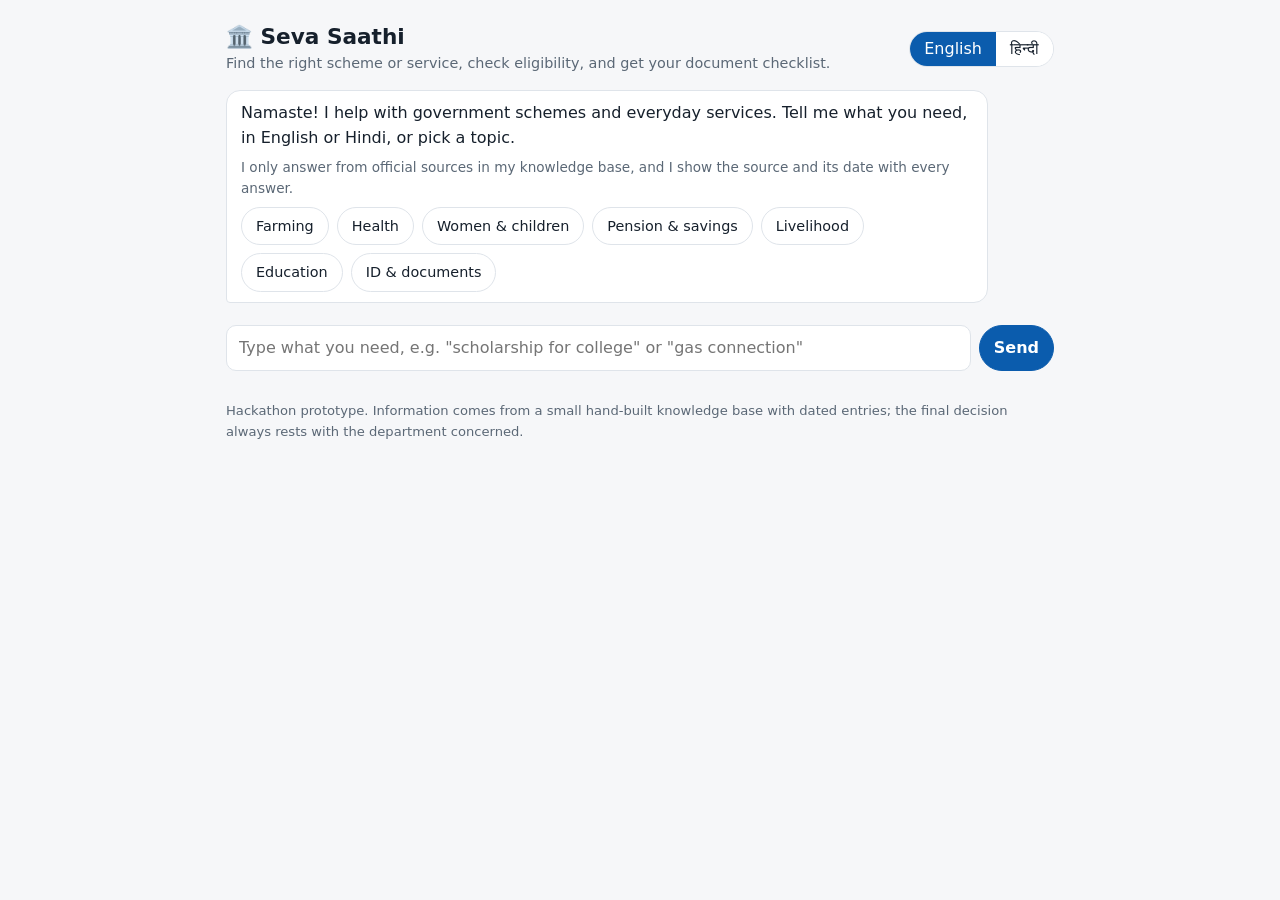
<file: hackathon/download/seva-saathi.html>
<!doctype html>
<html lang="en">
<head>
<meta charset="utf-8">
<meta name="viewport" content="width=device-width,initial-scale=1">
<title>Seva Saathi — Government services assistant</title>
<style>
:root{
  --bg:#f6f7f9;--panel:#ffffff;--ink:#16202c;--muted:#5b6876;--line:#dfe4ea;
  --accent:#0b5cad;--accent-ink:#ffffff;--soft:#eaf2fb;
  --ok:#17794a;--ok-bg:#e5f5ec;--warn:#9a5b00;--warn-bg:#fff3d9;
  --bad:#b3261e;--bad-bg:#fde9e7;--info:#44546a;--info-bg:#eef1f5;
  --radius:12px;
}
@media (prefers-color-scheme:dark){:root{
  --bg:#10151b;--panel:#18202a;--ink:#e8edf3;--muted:#9aa7b5;--line:#2b3644;
  --accent:#6fb1f5;--accent-ink:#0b1622;--soft:#1c2a3a;
  --ok:#6fd3a0;--ok-bg:#153324;--warn:#f2c26b;--warn-bg:#3a2c10;
  --bad:#ff9b93;--bad-bg:#40201d;--info:#b4c0cf;--info-bg:#222c38;
}}
*{box-sizing:border-box}
html{-webkit-text-size-adjust:100%}
body{margin:0;background:var(--bg);color:var(--ink);
  font:16px/1.55 system-ui,-apple-system,"Segoe UI","Noto Sans","Noto Sans Devanagari",sans-serif}
.wrap{max-width:860px;margin:0 auto;padding:16px}
header.top{display:flex;gap:12px;align-items:center;justify-content:space-between;flex-wrap:wrap;margin:8px 0 16px}
header.top h1{font-size:1.35rem;margin:0;line-height:1.2}
header.top p{margin:2px 0 0;color:var(--muted);font-size:.9rem}
.card{background:var(--panel);border:1px solid var(--line);border-radius:var(--radius);padding:16px;margin:0 0 14px}
.card h2{font-size:1.05rem;margin:0 0 8px}
.card h3{font-size:.95rem;margin:16px 0 6px}
button,.btn{font:inherit;cursor:pointer;border-radius:999px;border:1px solid var(--line);
  background:var(--panel);color:var(--ink);padding:7px 14px;min-height:38px}
button:hover{border-color:var(--accent)}
button:focus-visible,textarea:focus-visible,input:focus-visible{outline:2px solid var(--accent);outline-offset:2px}
button.primary{background:var(--accent);color:var(--accent-ink);border-color:var(--accent);font-weight:600}
button:disabled{opacity:.5;cursor:default}
.seg{display:inline-flex;border:1px solid var(--line);border-radius:999px;overflow:hidden;background:var(--panel)}
.seg button{border:0;border-radius:0;min-height:34px;padding:4px 14px}
.seg button[aria-pressed="true"]{background:var(--accent);color:var(--accent-ink)}
.chips{display:flex;flex-wrap:wrap;gap:8px;margin-top:8px}
.chips button{font-size:.9rem}
textarea,input[type=text],input[type=number]{font:inherit;width:100%;color:var(--ink);background:var(--panel);
  border:1px solid var(--line);border-radius:10px;padding:10px 12px}
.badge{display:inline-block;border-radius:999px;padding:2px 10px;font-size:.8rem;font-weight:600}
.b-ok{background:var(--ok-bg);color:var(--ok)}.b-warn{background:var(--warn-bg);color:var(--warn)}
.b-bad{background:var(--bad-bg);color:var(--bad)}.b-info{background:var(--info-bg);color:var(--info)}
.note{border-left:4px solid var(--line);padding:8px 12px;border-radius:6px;margin:8px 0;font-size:.92rem}
.note.warn{background:var(--warn-bg);border-color:var(--warn)}
.note.bad{background:var(--bad-bg);border-color:var(--bad)}
.note.ok{background:var(--ok-bg);border-color:var(--ok)}
.note.info{background:var(--info-bg);border-color:var(--info)}
.muted{color:var(--muted)}.small{font-size:.85rem}
a{color:var(--accent)}
ul,ol{padding-left:1.3rem;margin:6px 0}
li{margin:4px 0}
code,.mono{font-family:ui-monospace,SFMono-Regular,Menlo,Consolas,monospace;font-size:.88em;overflow-wrap:anywhere}
footer{color:var(--muted);font-size:.82rem;margin:18px 0 30px}
</style>
<style>
  #chat{display:flex;flex-direction:column;gap:10px;margin-bottom:12px}
  .msg{max-width:92%;padding:10px 14px;border-radius:14px;border:1px solid var(--line);background:var(--panel)}
  .msg.user{align-self:flex-end;background:var(--accent);color:var(--accent-ink);border-color:var(--accent);border-bottom-right-radius:4px}
  .msg.bot{align-self:flex-start;border-bottom-left-radius:4px}
  .msg.bot.wide{max-width:100%;width:100%}
  .msg p{margin:0 0 6px}.msg p:last-child{margin-bottom:0}
  .msg.old .chips button{pointer-events:none;opacity:.55}
  .composer{position:sticky;bottom:0;background:var(--bg);padding:10px 0 12px;display:flex;gap:8px}
  .composer input{flex:1}
  .pick{display:block;width:100%;text-align:left;border-radius:12px;margin-top:8px;padding:10px 12px}
  .pick b{display:block}.pick span{color:var(--muted);font-size:.88rem}
  .res h2{font-size:1.1rem;margin:0 0 4px}
  .res h3{font-size:.95rem;margin:16px 0 6px}
  .reason{display:flex;gap:8px;align-items:flex-start;margin:6px 0}
  .reason .ic{flex:none;width:22px;height:22px;border-radius:50%;display:grid;place-items:center;font-size:.8rem;font-weight:700}
  .ic.pass{background:var(--ok-bg);color:var(--ok)}.ic.fail{background:var(--bad-bg);color:var(--bad)}.ic.unknown{background:var(--warn-bg);color:var(--warn)}
  .check{list-style:none;padding:0}
  .check label{display:flex;gap:10px;align-items:flex-start;cursor:pointer;padding:4px 0}
  .check input{width:18px;height:18px;margin-top:3px;flex:none}
  .check input:checked + span{text-decoration:line-through;color:var(--muted)}
  sup.c a{text-decoration:none;font-weight:600}
  .srcs li{overflow-wrap:anywhere}
</style>
</head>
<body>
<div class="wrap">
  <header class="top">
    <div>
      <h1>🏛️ Seva Saathi</h1>
      <p id="tagline"></p>
    </div>
    <div class="seg" role="group" aria-label="Language">
      <button data-lang="en" aria-pressed="true">English</button>
      <button data-lang="hi" aria-pressed="false">हिन्दी</button>
    </div>
  </header>
  <div id="chat" aria-live="polite"></div>
  <form class="composer" id="form" autocomplete="off">
    <input type="text" id="input" aria-label="Message">
    <button class="primary" id="send"></button>
  </form>
  <footer id="foot"></footer>
</div>
<script>
/* Seva Saathi knowledge base.
 *
 * IMPORTANT: this is SEED DATA for the prototype. It was drafted by hand from general knowledge of each
 * scheme and was NOT fetched live from the official sites. `snapshot` records when the entry was drafted.
 * The app therefore shows every entry's date, flags entries older than STALE_AFTER_MONTHS, and lists the
 * points that change often under `caveats`. In the real pipeline (see ../PIPELINE.md) these records are
 * produced by the ingestion job from official pages, with the retrieval date and source passage attached.
 */
(function (root) {
  'use strict';
  const L = (en, hi) => ({ en, hi });
  const P = t => ({ s: 'pass', t }), F = t => ({ s: 'fail', t }), U = t => ({ s: 'unknown', t });
  const yn = v => v === 'yes' ? true : v === 'no' ? false : null;

  const STALE_AFTER_MONTHS = 6;
  const SNAPSHOT = '2026-03';

  /* ---- questions the assistant may ask ---- */
  const YN = [['yes', L('Yes', 'हां')], ['no', L('No', 'नहीं')], ['unsure', L('Not sure', 'पता नहीं')]];
  const QUESTIONS = {
    age: { type: 'num', q: L('How old is the person applying (in years)?', 'आवेदन करने वाले व्यक्ति की उम्र कितनी है (वर्षों में)?') },
    gender: { type: 'opt', q: L('Is the applicant a woman?', 'क्या आवेदक महिला हैं?'), opts: [['female', L('Yes, a woman', 'हां, महिला')], ['other', L('No', 'नहीं')]] },
    land: { type: 'opt', q: L('Does your family own cultivable farm land in its own name?', 'क्या आपके परिवार के नाम पर खेती योग्य जमीन है?'), opts: YN },
    taxpayer: { type: 'opt', q: L('Did you (or, for PM-KISAN, anyone in the family) pay income tax last year?', 'क्या आपने (या PM-KISAN के लिए परिवार में किसी ने) पिछले साल आयकर भरा?'), opts: YN },
    govtjob: { type: 'opt', q: L('Is anyone in the family a serving or retired government employee (other than Group D / MTS), or drawing a pension of ₹10,000 or more a month?', 'क्या परिवार में कोई सेवारत या सेवानिवृत्त सरकारी कर्मचारी है (ग्रुप डी / MTS को छोड़कर), या ₹10,000 या अधिक मासिक पेंशन पाता है?'), opts: YN },
    lpg: { type: 'opt', q: L('Does your household already have an LPG (cooking gas) connection?', 'क्या आपके घर में पहले से LPG (रसोई गैस) कनेक्शन है?'), opts: YN },
    girlAge: { type: 'num', q: L('How old is the girl child (in years; enter 0 for a baby under one)?', 'बालिका की उम्र कितनी है (वर्षों में; एक साल से छोटी हो तो 0 लिखें)?') },
    bank: { type: 'opt', q: L('Do you have a savings account in a bank or post office?', 'क्या आपका बैंक या डाकघर में बचत खाता है?'), opts: YN },
    trade: { type: 'opt', q: L('Do you work with your hands and tools in a traditional trade (carpenter, tailor, potter, blacksmith, goldsmith, barber, cobbler, mason, washerman, etc.) on a self-employed basis?', 'क्या आप किसी पारंपरिक काम (बढ़ई, दर्जी, कुम्हार, लोहार, सुनार, नाई, मोची, राजमिस्त्री, धोबी आदि) में अपने हाथ और औजारों से स्वरोजगार करते हैं?'), opts: YN },
    priorLoan: { type: 'opt', q: L('In the last 5 years, have you taken a loan under PMEGP, PM SVANidhi or Mudra that is still unpaid?', 'क्या पिछले 5 साल में आपने PMEGP, PM स्वनिधि या मुद्रा के तहत ऐसा ऋण लिया है जो अभी चुकाया नहीं गया?'), opts: YN },
    student: { type: 'opt', q: L('Is the applicant currently enrolled as a student in a school, college or institute in India?', 'क्या आवेदक अभी भारत के किसी स्कूल, कॉलेज या संस्थान में विद्यार्थी है?'), opts: YN },
    hasPan: { type: 'opt', q: L('Have you ever been allotted a PAN before?', 'क्या आपको पहले कभी PAN मिला है?'), opts: YN },
    aadhaarMobile: { type: 'opt', q: L('Is your mobile number linked to your Aadhaar?', 'क्या आपका मोबाइल नंबर आधार से जुड़ा है?'), opts: YN },
    vehicle: { type: 'opt', q: L('Which vehicle do you want the licence for?', 'आपको किस वाहन के लिए लाइसेंस चाहिए?'), opts: [['gearless', L('Two-wheeler without gear (up to 50cc)', 'बिना गियर का दोपहिया (50cc तक)')], ['gear', L('Two-wheeler with gear / car', 'गियर वाला दोपहिया / कार')], ['transport', L('Commercial / transport vehicle', 'व्यावसायिक / परिवहन वाहन')]] },
    tatkal: { type: 'opt', q: L('Do you need the passport urgently (Tatkaal)?', 'क्या आपको पासपोर्ट जल्दी चाहिए (तत्काल)?'), opts: [['no', L('No, normal', 'नहीं, सामान्य')], ['yes', L('Yes, Tatkaal', 'हां, तत्काल')]] },
  };

  const CATEGORIES = [
    { id: 'farm', label: L('Farming', 'खेती') }, { id: 'health', label: L('Health', 'स्वास्थ्य') },
    { id: 'women', label: L('Women & children', 'महिला और बच्चे') }, { id: 'pension', label: L('Pension & savings', 'पेंशन और बचत') },
    { id: 'work', label: L('Livelihood', 'रोजगार') }, { id: 'edu', label: L('Education', 'शिक्षा') },
    { id: 'id', label: L('ID & documents', 'पहचान और दस्तावेज') },
  ];

  const AADHAAR = { t: L('Aadhaar card', 'आधार कार्ड') };
  const PHOTO = { t: L('Recent passport-size photograph', 'हाल का पासपोर्ट आकार का फोटो') };
  const MOBILE = { t: L('Mobile number linked to Aadhaar (for OTP)', 'आधार से जुड़ा मोबाइल नंबर (OTP के लिए)') };
  const BANKDOC = { t: L('Bank account passbook / details (account number and IFSC), linked to Aadhaar', 'बैंक खाते की पासबुक / विवरण (खाता संख्या और IFSC), आधार से जुड़ा') };

  const KB = [
    {
      id: 'pm-kisan', cat: 'farm', snapshot: SNAPSHOT,
      keys: ['pm kisan', 'pmkisan', 'kisan', 'farmer', 'farming', 'agriculture', 'kisan samman nidhi', '6000', 'किसान', 'खेती', 'सम्मान निधि', 'पीएम किसान', 'kheti', 'krishi', 'कृषि'],
      name: L('PM-KISAN (Pradhan Mantri Kisan Samman Nidhi)', 'पीएम-किसान (प्रधानमंत्री किसान सम्मान निधि)'),
      summary: L('Income support for land-holding farmer families.', 'भूमिधारक किसान परिवारों के लिए आय सहायता।'),
      benefit: L('₹6,000 a year, paid directly into the bank account in three instalments of ₹2,000.', '₹6,000 प्रति वर्ष, ₹2,000 की तीन किस्तों में सीधे बैंक खाते में।'),
      sources: [{ title: 'PM-KISAN official portal', url: 'https://pmkisan.gov.in/' }, { title: 'myScheme: PM-KISAN', url: 'https://www.myscheme.gov.in/schemes/pm-kisan' }],
      ask: ['land', 'taxpayer', 'govtjob'],
      rules: [
        p => { const v = yn(p.land); return v === null ? U(L('Could not confirm land ownership. The scheme is for families with cultivable land in their name.', 'जमीन के स्वामित्व की पुष्टि नहीं हो सकी। योजना उन परिवारों के लिए है जिनके नाम खेती योग्य जमीन है।')) : v ? P(L('Family owns cultivable land in its name.', 'परिवार के नाम पर खेती योग्य जमीन है।')) : F(L('The scheme covers only families that own cultivable land in their name (as per state land records).', 'योजना केवल उन परिवारों के लिए है जिनके नाम (राज्य के भू-अभिलेख के अनुसार) खेती योग्य जमीन है।')); },
        p => { const v = yn(p.taxpayer); return v === null ? U(L('Could not confirm income-tax status. Families where a member paid income tax in the last assessment year are excluded.', 'आयकर की स्थिति की पुष्टि नहीं हो सकी। जिन परिवारों के किसी सदस्य ने पिछले निर्धारण वर्ष में आयकर भरा, वे बाहर हैं।')) : v ? F(L('Families where a member paid income tax in the last assessment year are excluded.', 'जिन परिवारों के किसी सदस्य ने पिछले निर्धारण वर्ष में आयकर भरा, वे योजना से बाहर हैं।')) : P(L('No income-tax payer in the family.', 'परिवार में कोई आयकर दाता नहीं।')); },
        p => { const v = yn(p.govtjob); return v === null ? U(L('Could not confirm the government-employee / pensioner exclusion.', 'सरकारी कर्मचारी / पेंशनभोगी वाले अपवाद की पुष्टि नहीं हो सकी।')) : v ? F(L('Families of serving/retired government employees (except Group D/MTS) and pensioners drawing ₹10,000+ a month are excluded.', 'सेवारत/सेवानिवृत्त सरकारी कर्मचारियों (ग्रुप डी/MTS को छोड़कर) और ₹10,000+ मासिक पेंशन पाने वालों के परिवार बाहर हैं।')) : P(L('No excluded government employee or pensioner in the family.', 'परिवार में कोई अपवर्जित सरकारी कर्मचारी या पेंशनभोगी नहीं।')); },
      ],
      docs: [AADHAAR, { t: L('Land ownership record (khatauni / RoR / patta, as used in your state)', 'भूमि स्वामित्व का रिकॉर्ड (खतौनी / RoR / पट्टा, जैसा आपके राज्य में चलता है)') }, BANKDOC, MOBILE],
      steps: [
        L('Register under "New Farmer Registration" on pmkisan.gov.in, or at a Common Service Centre (CSC).', 'pmkisan.gov.in पर "New Farmer Registration" में, या जन सेवा केंद्र (CSC) पर पंजीकरण करें।'),
        L('Complete e-KYC (OTP, fingerprint at CSC, or face authentication in the PM-KISAN app).', 'e-KYC पूरा करें (OTP, CSC पर फिंगरप्रिंट, या PM-KISAN ऐप में चेहरा प्रमाणीकरण)।'),
        L('The state verifies your land records; this can take a few weeks.', 'राज्य आपके भू-अभिलेख सत्यापित करता है; इसमें कुछ हफ्ते लग सकते हैं।'),
        L('Track progress under "Know Your Status" on the portal. Helpline: 155261 / 011-24300606.', 'पोर्टल पर "Know Your Status" में स्थिति देखें। हेल्पलाइन: 155261 / 011-24300606।'),
      ],
      caveats: [L('Some states now require a Farmer ID (farmer registry) for new registrations. Check your state\'s current rule.', 'कुछ राज्यों में नए पंजीकरण के लिए अब किसान ID (फार्मर रजिस्ट्री) जरूरी है। अपने राज्य का मौजूदा नियम जांचें।')],
    },
    {
      id: 'pmjay', cat: 'health', snapshot: SNAPSHOT,
      keys: ['ayushman', 'ayushman bharat', 'pmjay', 'pm-jay', 'health insurance', 'hospital', 'treatment', 'golden card', 'health card', 'vay vandana', 'आयुष्मान', 'इलाज', 'स्वास्थ्य बीमा', 'अस्पताल', 'ilaj', 'bima', 'बीमा', 'medical'],
      name: L('Ayushman Bharat PM-JAY (health cover)', 'आयुष्मान भारत PM-JAY (स्वास्थ्य सुरक्षा)'),
      summary: L('Cashless hospital treatment for eligible families and for all senior citizens aged 70+.', 'पात्र परिवारों और 70+ उम्र के सभी वरिष्ठ नागरिकों के लिए कैशलेस अस्पताल इलाज।'),
      benefit: L('Cover of up to ₹5 lakh per family per year for hospitalisation at empanelled public and private hospitals.', 'सूचीबद्ध सरकारी और निजी अस्पतालों में भर्ती इलाज के लिए प्रति परिवार प्रति वर्ष ₹5 लाख तक की सुरक्षा।'),
      sources: [{ title: 'National Health Authority: PM-JAY', url: 'https://nha.gov.in/PM-JAY' }, { title: 'PM-JAY beneficiary portal ("Am I Eligible")', url: 'https://beneficiary.nha.gov.in/' }],
      stepSrc: 2,
      ask: ['age'],
      rules: [
        p => p.age == null ? U(L('Age not given. Everyone aged 70 or above is covered regardless of income.', 'उम्र नहीं बताई गई। 70 या अधिक उम्र के सभी लोग आय की परवाह किए बिना शामिल हैं।'))
          : p.age >= 70 ? P(L('Aged 70 or above: covered under the senior-citizen extension (Ayushman Vay Vandana card), whatever the income.', '70 या अधिक उम्र: वरिष्ठ नागरिक विस्तार (आयुष्मान वय वंदना कार्ड) के तहत शामिल, आय चाहे जो हो।'))
          : U(L('Under 70: eligibility depends on whether your family is in the beneficiary list (based on SECC 2011 data and state lists). This cannot be decided from a few questions. Use "Am I Eligible" on the beneficiary portal or call 14555.', '70 से कम: पात्रता इस पर निर्भर है कि आपका परिवार लाभार्थी सूची (SECC 2011 आंकड़ों और राज्य सूचियों पर आधारित) में है या नहीं। कुछ सवालों से यह तय नहीं हो सकता। लाभार्थी पोर्टल पर "Am I Eligible" देखें या 14555 पर कॉल करें।')),
      ],
      docs: [AADHAAR, { t: L('Ration card or state family ID (to match your family in the list)', 'राशन कार्ड या राज्य की परिवार ID (सूची में परिवार मिलाने के लिए)'), if: p => !(p.age >= 70) }, MOBILE],
      steps: [
        L('Check eligibility at beneficiary.nha.gov.in ("Am I Eligible"), in the Ayushman app, or by calling 14555.', 'beneficiary.nha.gov.in ("Am I Eligible"), आयुष्मान ऐप, या 14555 पर कॉल करके पात्रता जांचें।'),
        L('Complete Aadhaar e-KYC to generate your Ayushman card (online, at a CSC, or at the help desk of an empanelled hospital).', 'आयुष्मान कार्ड बनाने के लिए आधार e-KYC पूरा करें (ऑनलाइन, CSC पर, या सूचीबद्ध अस्पताल के हेल्प डेस्क पर)।'),
        L('For treatment, show the card at an empanelled hospital\'s Ayushman desk. Treatment is cashless; you should not be asked to pay.', 'इलाज के लिए सूचीबद्ध अस्पताल के आयुष्मान डेस्क पर कार्ड दिखाएं। इलाज कैशलेस है; आपसे पैसे नहीं मांगे जाने चाहिए।'),
      ],
      caveats: [L('Coverage rules differ by state: some states run or merge their own scheme and a few have joined only recently. Confirm for your state.', 'राज्य के अनुसार नियम अलग हैं: कुछ राज्य अपनी योजना चलाते या मिलाते हैं और कुछ हाल ही में जुड़े हैं। अपने राज्य के लिए पुष्टि करें।')],
    },
    {
      id: 'ujjwala', cat: 'women', snapshot: SNAPSHOT,
      keys: ['ujjwala', 'pmuy', 'lpg', 'gas connection', 'gas cylinder', 'cooking gas', 'free gas', 'उज्ज्वला', 'गैस', 'सिलेंडर', 'गैस कनेक्शन', 'rasoi gas', 'रसोई गैस', 'cylinder'],
      name: L('PM Ujjwala Yojana (LPG connection)', 'प्रधानमंत्री उज्ज्वला योजना (LPG कनेक्शन)'),
      summary: L('A deposit-free LPG connection for women from poor households.', 'गरीब परिवारों की महिलाओं के लिए बिना जमा राशि का LPG कनेक्शन।'),
      benefit: L('Deposit-free connection in the woman\'s name, with the first refill and a stove provided free.', 'महिला के नाम पर बिना जमा राशि का कनेक्शन, पहला रिफिल और चूल्हा मुफ्त।'),
      sources: [{ title: 'PM Ujjwala Yojana official site', url: 'https://pmuy.gov.in/' }],
      ask: ['gender', 'age', 'lpg'],
      rules: [
        p => p.gender == null ? U(L('The connection is issued only in the name of an adult woman of the household.', 'कनेक्शन केवल घर की वयस्क महिला के नाम पर जारी होता है।')) : p.gender === 'female' ? P(L('Applicant is a woman.', 'आवेदक महिला हैं।')) : F(L('The connection is issued only in the name of an adult woman of the household. A woman in your family can apply.', 'कनेक्शन केवल घर की वयस्क महिला के नाम पर जारी होता है। आपके परिवार की कोई महिला आवेदन कर सकती है।')),
        p => p.age == null ? U(L('Applicant must be at least 18.', 'आवेदक की उम्र कम से कम 18 होनी चाहिए।')) : p.age >= 18 ? P(L('Applicant is 18 or older.', 'आवेदक 18 या उससे अधिक उम्र की हैं।')) : F(L('Applicant must be at least 18.', 'आवेदक की उम्र कम से कम 18 होनी चाहिए।')),
        p => { const v = yn(p.lpg); return v === null ? U(L('The household must not already have an LPG connection from any oil company.', 'घर में किसी भी तेल कंपनी का LPG कनेक्शन पहले से नहीं होना चाहिए।')) : v ? F(L('Households that already have an LPG connection are not eligible.', 'जिन घरों में पहले से LPG कनेक्शन है, वे पात्र नहीं हैं।')) : P(L('No existing LPG connection in the household.', 'घर में पहले से कोई LPG कनेक्शन नहीं।')); },
        () => U(L('The household must also be a poor household under one of the scheme\'s categories; the distributor verifies this from your documents.', 'परिवार योजना की किसी श्रेणी के तहत गरीब परिवार भी होना चाहिए; वितरक आपके दस्तावेजों से इसकी जांच करता है।')),
      ],
      docs: [{ t: L('Filled KYC application form (from the distributor or pmuy.gov.in)', 'भरा हुआ KYC आवेदन पत्र (वितरक या pmuy.gov.in से)') }, AADHAAR, { t: L('Ration card, or another state-issued document listing family members', 'राशन कार्ड, या परिवार के सदस्यों की सूची वाला राज्य द्वारा जारी अन्य दस्तावेज') }, BANKDOC, PHOTO,
        { t: L('Self-declaration of address (if you are a migrant and your Aadhaar address is different)', 'पते की स्व-घोषणा (यदि आप प्रवासी हैं और आधार का पता अलग है)') }],
      steps: [
        L('Apply online at pmuy.gov.in (choose Indane, Bharatgas or HP Gas) or at the nearest LPG distributor.', 'pmuy.gov.in पर ऑनलाइन (Indane, Bharatgas या HP Gas चुनें) या नजदीकी LPG वितरक के यहां आवेदन करें।'),
        L('Submit the KYC form and documents; the distributor checks that no other connection exists.', 'KYC फॉर्म और दस्तावेज जमा करें; वितरक जांचता है कि कोई और कनेक्शन तो नहीं।'),
        L('After approval the connection is installed at your home.', 'मंजूरी के बाद कनेक्शन आपके घर पर लगाया जाता है।'),
      ],
      caveats: [L('The per-cylinder subsidy amount and the number of subsidised refills are revised by the government from time to time.', 'प्रति सिलेंडर सब्सिडी की राशि और सब्सिडी वाले रिफिल की संख्या सरकार समय-समय पर बदलती है।')],
    },
    {
      id: 'sukanya', cat: 'women', snapshot: SNAPSHOT,
      keys: ['sukanya', 'sukanya samriddhi', 'ssy', 'girl child', 'daughter', 'beti', 'savings for daughter', 'सुकन्या', 'बेटी', 'बालिका', 'सुकन्या समृद्धि', 'ladki', 'लड़की'],
      name: L('Sukanya Samriddhi Account (savings for a girl child)', 'सुकन्या समृद्धि खाता (बालिका के लिए बचत)'),
      summary: L('A government small-savings account opened by a parent or guardian in a girl\'s name.', 'माता-पिता या अभिभावक द्वारा बालिका के नाम पर खोला जाने वाला सरकारी लघु बचत खाता।'),
      benefit: L('Deposit ₹250 to ₹1.5 lakh a year for 15 years; the account matures 21 years after opening. Deposits qualify for Section 80C deduction under the old tax regime.', '15 साल तक हर साल ₹250 से ₹1.5 लाख जमा करें; खाता खुलने के 21 साल बाद परिपक्व होता है। पुरानी कर व्यवस्था में जमा पर धारा 80C की छूट मिलती है।'),
      sources: [{ title: 'National Savings Institute: Sukanya Samriddhi Account', url: 'https://www.nsiindia.gov.in/' }, { title: 'India Post: savings schemes', url: 'https://www.indiapost.gov.in/' }],
      ask: ['girlAge'],
      rules: [
        p => p.girlAge == null ? U(L('The account can be opened only before the girl turns 10.', 'खाता केवल बालिका के 10 साल की होने से पहले खोला जा सकता है।')) : p.girlAge < 10 ? P(L('The girl is under 10.', 'बालिका 10 साल से छोटी है।')) : F(L('The account can be opened only before the girl turns 10.', 'खाता केवल बालिका के 10 साल की होने से पहले खोला जा सकता है।')),
        () => U(L('Only one account per girl, and for at most two girls in a family (a third is allowed for twins/triplets).', 'हर बालिका का एक ही खाता, और एक परिवार में अधिकतम दो बालिकाओं के लिए (जुड़वां/तीन बच्चों के मामले में तीसरा मान्य)।')),
      ],
      docs: [{ t: L('Account opening form (from the post office or bank)', 'खाता खोलने का फॉर्म (डाकघर या बैंक से)') }, { t: L('Girl\'s birth certificate', 'बालिका का जन्म प्रमाण पत्र') }, { t: L('Parent/guardian\'s Aadhaar and PAN (identity and address proof)', 'माता-पिता/अभिभावक का आधार और PAN (पहचान और पते का प्रमाण)') }, { t: L('Photograph of the parent/guardian', 'माता-पिता/अभिभावक का फोटो') }, { t: L('First deposit (minimum ₹250)', 'पहली जमा राशि (न्यूनतम ₹250)') }],
      steps: [
        L('Visit a post office or an authorised bank branch with the documents.', 'दस्तावेजों के साथ डाकघर या अधिकृत बैंक शाखा में जाएं।'),
        L('Fill the form, make the first deposit and collect the passbook.', 'फॉर्म भरें, पहली राशि जमा करें और पासबुक लें।'),
        L('Deposit at least ₹250 every financial year to keep the account active.', 'खाता सक्रिय रखने के लिए हर वित्त वर्ष कम से कम ₹250 जमा करें।'),
      ],
      caveats: [L('The interest rate is reset by the Ministry of Finance every quarter, so no rate is quoted here. Check the current rate at the post office or on the NSI site.', 'ब्याज दर वित्त मंत्रालय हर तिमाही तय करता है, इसलिए यहां कोई दर नहीं दी गई। मौजूदा दर डाकघर या NSI साइट पर देखें।')],
    },
    {
      id: 'apy', cat: 'pension', snapshot: SNAPSHOT,
      keys: ['atal pension', 'apy', 'pension', 'old age', 'retirement', 'अटल पेंशन', 'पेंशन', 'बुढ़ापा', 'budhapa', 'vridha'],
      name: L('Atal Pension Yojana (APY)', 'अटल पेंशन योजना (APY)'),
      summary: L('A guaranteed monthly pension after 60 for workers, mainly in the unorganised sector.', 'मुख्य रूप से असंगठित क्षेत्र के कामगारों के लिए 60 के बाद गारंटीशुदा मासिक पेंशन।'),
      benefit: L('Guaranteed pension of ₹1,000 to ₹5,000 a month from age 60, depending on the amount you choose and contribute.', '60 की उम्र से ₹1,000 से ₹5,000 मासिक गारंटीशुदा पेंशन, आपके चुने और जमा किए गए अंशदान के अनुसार।'),
      sources: [{ title: 'PFRDA: Atal Pension Yojana', url: 'https://www.pfrda.org.in/' }, { title: 'Jan Suraksha portal', url: 'https://www.jansuraksha.gov.in/' }],
      ask: ['age', 'bank', 'taxpayer'],
      rules: [
        p => p.age == null ? U(L('You must be between 18 and 40 to join.', 'शामिल होने के लिए उम्र 18 से 40 के बीच होनी चाहिए।')) : (p.age >= 18 && p.age <= 40) ? P(L('Age is between 18 and 40.', 'उम्र 18 से 40 के बीच है।')) : F(L('Only people aged 18 to 40 can join.', 'केवल 18 से 40 उम्र के लोग शामिल हो सकते हैं।')),
        p => { const v = yn(p.bank); return v === null ? U(L('A savings account is needed for the auto-debit.', 'ऑटो-डेबिट के लिए बचत खाता जरूरी है।')) : v ? P(L('Has a savings account for auto-debit.', 'ऑटो-डेबिट के लिए बचत खाता है।')) : F(L('A savings bank or post-office account is required first. You can open a zero-balance Jan Dhan account and then join.', 'पहले बैंक या डाकघर का बचत खाता जरूरी है। आप जीरो-बैलेंस जन धन खाता खोलकर फिर शामिल हो सकते हैं।')); },
        p => { const v = yn(p.taxpayer); return v === null ? U(L('Income-tax payers cannot join (rule in force since 1 October 2022).', 'आयकर दाता शामिल नहीं हो सकते (1 अक्टूबर 2022 से लागू नियम)।')) : v ? F(L('People who are or have been income-tax payers cannot join (rule in force since 1 October 2022).', 'जो आयकर दाता हैं या रहे हैं, वे शामिल नहीं हो सकते (1 अक्टूबर 2022 से लागू नियम)।')) : P(L('Not an income-tax payer.', 'आयकर दाता नहीं हैं।')); },
      ],
      docs: [{ t: L('APY registration form (from your bank or post office)', 'APY पंजीकरण फॉर्म (अपने बैंक या डाकघर से)') }, AADHAAR, { t: L('Savings account number', 'बचत खाता संख्या') }, { t: L('Mobile number', 'मोबाइल नंबर') }],
      steps: [
        L('Ask your bank branch or post office for APY, or use your bank\'s net-banking / mobile app.', 'अपनी बैंक शाखा या डाकघर में APY के लिए कहें, या बैंक के नेट-बैंकिंग / मोबाइल ऐप का उपयोग करें।'),
        L('Choose the pension amount (₹1,000 to ₹5,000) and the monthly, quarterly or half-yearly contribution.', 'पेंशन राशि (₹1,000 से ₹5,000) और मासिक, तिमाही या छमाही अंशदान चुनें।'),
        L('Keep enough balance for the auto-debit; you get a PRAN number as acknowledgement.', 'ऑटो-डेबिट के लिए खाते में पर्याप्त राशि रखें; पावती के रूप में PRAN नंबर मिलता है।'),
      ],
      caveats: [L('The contribution depends on your age at joining and the pension chosen. Use the official contribution chart rather than any figure quoted by an agent.', 'अंशदान शामिल होने की उम्र और चुनी गई पेंशन पर निर्भर है। किसी एजेंट के बताए आंकड़े की जगह आधिकारिक अंशदान चार्ट देखें।')],
    },
    {
      id: 'vishwakarma', cat: 'work', snapshot: SNAPSHOT,
      keys: ['vishwakarma', 'artisan', 'craftsman', 'carpenter', 'tailor', 'potter', 'blacksmith', 'barber', 'cobbler', 'mason', 'toolkit', 'karigar', 'विश्वकर्मा', 'कारीगर', 'बढ़ई', 'दर्जी', 'कुम्हार', 'लोहार', 'नाई', 'मोची', 'shilpkar', 'loan for artisan'],
      name: L('PM Vishwakarma (for artisans and craftspeople)', 'पीएम विश्वकर्मा (कारीगरों और शिल्पकारों के लिए)'),
      summary: L('Recognition, training, toolkit support and low-interest credit for people in 18 traditional trades.', '18 पारंपरिक व्यवसायों के लोगों के लिए पहचान, प्रशिक्षण, टूलकिट सहायता और कम ब्याज पर ऋण।'),
      benefit: L('PM Vishwakarma certificate and ID card; skill training with a daily stipend; toolkit incentive of up to ₹15,000; collateral-free loans of up to ₹1 lakh and then ₹2 lakh at 5% interest.', 'पीएम विश्वकर्मा प्रमाण पत्र और ID कार्ड; दैनिक वजीफे के साथ कौशल प्रशिक्षण; ₹15,000 तक टूलकिट प्रोत्साहन; 5% ब्याज पर ₹1 लाख और फिर ₹2 लाख तक बिना गारंटी ऋण।'),
      sources: [{ title: 'PM Vishwakarma official portal', url: 'https://pmvishwakarma.gov.in/' }],
      ask: ['trade', 'age', 'priorLoan', 'govtjob'],
      rules: [
        p => { const v = yn(p.trade); return v === null ? U(L('You must be self-employed in one of the 18 listed family-based traditional trades.', 'आपको सूचीबद्ध 18 पारंपरिक पारिवारिक व्यवसायों में से किसी में स्वरोजगार होना चाहिए।')) : v ? P(L('Self-employed in a traditional hand-and-tool trade (the exact trade must be among the 18 listed).', 'पारंपरिक हस्त-औजार व्यवसाय में स्वरोजगार (सटीक व्यवसाय सूचीबद्ध 18 में होना चाहिए)।')) : F(L('The scheme is only for artisans and craftspeople self-employed in the 18 listed traditional trades.', 'योजना केवल सूचीबद्ध 18 पारंपरिक व्यवसायों में स्वरोजगार करने वाले कारीगरों और शिल्पकारों के लिए है।')); },
        p => p.age == null ? U(L('Minimum age is 18 on the date of registration.', 'पंजीकरण की तारीख पर न्यूनतम उम्र 18 है।')) : p.age >= 18 ? P(L('Aged 18 or above.', 'उम्र 18 या अधिक।')) : F(L('Minimum age is 18 on the date of registration.', 'पंजीकरण की तारीख पर न्यूनतम उम्र 18 है।')),
        p => { const v = yn(p.priorLoan); return v === null ? U(L('You should not have an unpaid loan under PMEGP, PM SVANidhi or Mudra taken in the last 5 years.', 'पिछले 5 साल में PMEGP, PM स्वनिधि या मुद्रा के तहत लिया गया कोई बकाया ऋण नहीं होना चाहिए।')) : v ? F(L('People with an unpaid loan under PMEGP, PM SVANidhi or Mudra from the last 5 years are not eligible until it is fully repaid.', 'जिनका पिछले 5 साल का PMEGP, PM स्वनिधि या मुद्रा ऋण बकाया है, वे पूरा चुकाने तक पात्र नहीं हैं।')) : P(L('No unpaid loan under similar central credit schemes.', 'समान केंद्रीय ऋण योजनाओं का कोई बकाया ऋण नहीं।')); },
        p => { const v = yn(p.govtjob); return v === null ? U(L('The applicant and family members must not be in government service.', 'आवेदक और परिवार के सदस्य सरकारी सेवा में नहीं होने चाहिए।')) : v ? F(L('People in government service and their family members are not eligible.', 'सरकारी सेवा में कार्यरत व्यक्ति और उनके परिवार के सदस्य पात्र नहीं हैं।')) : P(L('No one in the family is in government service.', 'परिवार में कोई सरकारी सेवा में नहीं।')); },
      ],
      docs: [AADHAAR, MOBILE, BANKDOC, { t: L('Ration card (or Aadhaar numbers of all family members if there is no ration card)', 'राशन कार्ड (राशन कार्ड न हो तो परिवार के सभी सदस्यों के आधार नंबर)') }],
      steps: [
        L('Go to a Common Service Centre (CSC); registration is done there through pmvishwakarma.gov.in with Aadhaar biometric verification.', 'जन सेवा केंद्र (CSC) जाएं; पंजीकरण वहीं pmvishwakarma.gov.in के जरिए आधार बायोमेट्रिक सत्यापन से होता है।'),
        L('The application is verified in three stages: Gram Panchayat / Urban Local Body, district committee, then screening committee.', 'आवेदन तीन चरणों में सत्यापित होता है: ग्राम पंचायत / शहरी निकाय, जिला समिति, फिर स्क्रीनिंग समिति।'),
        L('After approval you receive the certificate and ID card, then training, the toolkit incentive and loan access.', 'मंजूरी के बाद प्रमाण पत्र और ID कार्ड मिलता है, फिर प्रशिक्षण, टूलकिट प्रोत्साहन और ऋण की सुविधा।'),
      ],
      caveats: [L('Only one member per family can register. Registration is free: do not pay anyone a "processing fee".', 'एक परिवार से केवल एक सदस्य पंजीकरण कर सकता है। पंजीकरण निःशुल्क है: किसी को "प्रोसेसिंग फीस" न दें।')],
    },
    {
      id: 'nsp', cat: 'edu', snapshot: SNAPSHOT,
      keys: ['scholarship', 'nsp', 'national scholarship', 'student', 'fees', 'college', 'post matric', 'pre matric', 'छात्रवृत्ति', 'स्कॉलरशिप', 'विद्यार्थी', 'छात्र', 'पढ़ाई', 'chhatravritti', 'padhai', 'education'],
      name: L('National Scholarship Portal (central and state scholarships)', 'राष्ट्रीय छात्रवृत्ति पोर्टल (केंद्र और राज्य की छात्रवृत्तियां)'),
      summary: L('One portal to apply for many government scholarships for school and college students.', 'स्कूल और कॉलेज के विद्यार्थियों की कई सरकारी छात्रवृत्तियों के आवेदन का एक ही पोर्टल।'),
      benefit: L('The amount depends on the specific scholarship (pre-matric, post-matric, merit-cum-means, top-class, etc.).', 'राशि संबंधित छात्रवृत्ति (प्री-मैट्रिक, पोस्ट-मैट्रिक, मेरिट-कम-मीन्स, टॉप-क्लास आदि) पर निर्भर है।'),
      sources: [{ title: 'National Scholarship Portal', url: 'https://scholarships.gov.in/' }],
      ask: ['student'],
      rules: [
        p => { const v = yn(p.student); return v === null ? U(L('You must be enrolled in a recognised school, college or institute.', 'आपको किसी मान्यता प्राप्त स्कूल, कॉलेज या संस्थान में नामांकित होना चाहिए।')) : v ? P(L('Currently enrolled as a student.', 'अभी विद्यार्थी के रूप में नामांकित हैं।')) : F(L('Scholarships on the portal are for students currently enrolled in a recognised institution.', 'पोर्टल की छात्रवृत्तियां मान्यता प्राप्त संस्थान में अभी नामांकित विद्यार्थियों के लिए हैं।')); },
        () => U(L('Each scholarship has its own conditions (family income ceiling, category, marks, course). The portal shows the schemes you qualify for after you register.', 'हर छात्रवृत्ति की अपनी शर्तें हैं (पारिवारिक आय सीमा, श्रेणी, अंक, पाठ्यक्रम)। पंजीकरण के बाद पोर्टल वे योजनाएं दिखाता है जिनके आप पात्र हैं।')),
      ],
      docs: [AADHAAR, { t: L('Bank account in the student\'s own name, linked to Aadhaar', 'विद्यार्थी के अपने नाम का बैंक खाता, आधार से जुड़ा') }, { t: L('Family income certificate from the competent authority', 'सक्षम प्राधिकारी से पारिवारिक आय प्रमाण पत्र') }, { t: L('Caste / community / disability certificate, if the scholarship requires it', 'जाति / समुदाय / दिव्यांगता प्रमाण पत्र, यदि छात्रवृत्ति में जरूरी हो') }, { t: L('Previous year\'s marksheet', 'पिछले साल की अंकतालिका') }, { t: L('Current-year fee receipt and bonafide / admission proof', 'चालू वर्ष की फीस रसीद और बोनाफाइड / प्रवेश का प्रमाण') }, { t: L('Domicile / residence certificate', 'मूल निवास / निवास प्रमाण पत्र') }],
      steps: [
        L('Complete One Time Registration (OTR) on scholarships.gov.in using Aadhaar; you get an OTR number.', 'scholarships.gov.in पर आधार से वन टाइम रजिस्ट्रेशन (OTR) पूरा करें; आपको OTR नंबर मिलेगा।'),
        L('Log in, fill the application and pick from the scholarships shown as matching your profile.', 'लॉगिन करें, आवेदन भरें और आपकी प्रोफाइल से मेल खाती छात्रवृत्तियों में से चुनें।'),
        L('Upload documents and submit before the closing date; your institute then verifies the application.', 'दस्तावेज अपलोड करें और अंतिम तिथि से पहले जमा करें; फिर आपका संस्थान आवेदन सत्यापित करता है।'),
        L('Track the status on the portal; money is paid into the student\'s bank account.', 'पोर्टल पर स्थिति देखें; राशि विद्यार्थी के बैंक खाते में आती है।'),
      ],
      caveats: [L('Opening and closing dates change every academic year and differ by scholarship. Check the dates on the portal before you rely on any deadline.', 'आवेदन शुरू और बंद होने की तिथियां हर शैक्षणिक वर्ष बदलती हैं और छात्रवृत्ति के अनुसार अलग हैं। किसी समय-सीमा पर भरोसा करने से पहले पोर्टल पर तिथियां जांचें।')],
    },
    {
      id: 'passport', cat: 'id', snapshot: SNAPSHOT,
      keys: ['passport', 'travel abroad', 'tatkal', 'tatkaal', 'passport seva', 'पासपोर्ट', 'विदेश', 'videsh'],
      name: L('Passport (fresh application)', 'पासपोर्ट (नया आवेदन)'),
      summary: L('Apply for a new Indian passport through Passport Seva.', 'पासपोर्ट सेवा के जरिए नए भारतीय पासपोर्ट के लिए आवेदन।'),
      benefit: L('Adult passports are valid for 10 years. Minors get 5 years or until they turn 18, whichever is earlier.', 'वयस्कों का पासपोर्ट 10 साल के लिए मान्य होता है। नाबालिगों का 5 साल या 18 की उम्र तक, जो पहले हो।'),
      sources: [{ title: 'Passport Seva (Ministry of External Affairs)', url: 'https://www.passportindia.gov.in/' }],
      ask: ['age', 'tatkal'],
      rules: [() => P(L('Any Indian citizen can apply; there is no age or income condition.', 'कोई भी भारतीय नागरिक आवेदन कर सकता है; उम्र या आय की कोई शर्त नहीं।'))],
      docs: [
        { t: L('Proof of date of birth (birth certificate, Class 10 certificate, PAN or Aadhaar)', 'जन्म तिथि का प्रमाण (जन्म प्रमाण पत्र, 10वीं का प्रमाण पत्र, PAN या आधार)') },
        { t: L('Proof of present address (Aadhaar, electricity/water bill, bank passbook with photo, voter ID or rent agreement)', 'वर्तमान पते का प्रमाण (आधार, बिजली/पानी का बिल, फोटो वाली बैंक पासबुक, वोटर ID या किराया अनुबंध)') },
        { t: L('Both parents\' passports or ID proofs, and Annexure D declaration signed by the parents', 'माता-पिता दोनों के पासपोर्ट या पहचान प्रमाण, और माता-पिता द्वारा हस्ताक्षरित Annexure D घोषणा'), if: p => p.age != null && p.age < 18 },
        { t: L('Recent photograph with white background (for minors under 4)', 'सफेद पृष्ठभूमि वाला हाल का फोटो (4 साल से छोटे बच्चों के लिए)'), if: p => p.age != null && p.age < 4 },
        { t: L('Additional documents listed for Tatkaal on the Passport Seva site (applications are checked more strictly)', 'पासपोर्ट सेवा साइट पर तत्काल के लिए सूचीबद्ध अतिरिक्त दस्तावेज (आवेदन की जांच अधिक सख्ती से होती है)'), if: p => p.tatkal === 'yes' },
        { t: L('Printed appointment receipt (ARN)', 'अपॉइंटमेंट रसीद (ARN) का प्रिंट') },
      ],
      steps: [
        L('Register on passportindia.gov.in (or the mPassport Seva app) and fill the "Fresh Passport" form.', 'passportindia.gov.in (या mPassport Seva ऐप) पर पंजीकरण करें और "Fresh Passport" फॉर्म भरें।'),
        L('Pay the fee online and book an appointment at a Passport Seva Kendra or Post Office PSK.', 'ऑनलाइन शुल्क भरें और पासपोर्ट सेवा केंद्र या डाकघर PSK पर अपॉइंटमेंट लें।'),
        L('Visit with ORIGINAL documents and one set of self-attested copies; photo and fingerprints are taken there.', 'मूल दस्तावेजों और स्व-सत्यापित प्रतियों के एक सेट के साथ जाएं; फोटो और उंगलियों के निशान वहीं लिए जाते हैं।'),
        L('Police verification follows (usually before issue), then the passport is sent by Speed Post.', 'इसके बाद पुलिस सत्यापन होता है (आम तौर पर जारी होने से पहले), फिर पासपोर्ट स्पीड पोस्ट से भेजा जाता है।'),
      ],
      caveats: [L('Fees are not quoted here because they depend on booklet size, age and Tatkaal. Use the official "Fee Calculator" on the Passport Seva site.', 'शुल्क यहां नहीं दिया गया क्योंकि यह बुकलेट के आकार, उम्र और तत्काल पर निर्भर है। पासपोर्ट सेवा साइट का आधिकारिक "Fee Calculator" देखें।'),
        L('Apply only on the .gov.in site. Many look-alike websites charge extra "service fees".', 'केवल .gov.in साइट पर आवेदन करें। कई मिलती-जुलती वेबसाइटें अतिरिक्त "सेवा शुल्क" वसूलती हैं।')],
    },
    {
      id: 'voter', cat: 'id', snapshot: SNAPSHOT,
      keys: ['voter', 'voter id', 'epic', 'election card', 'form 6', 'vote', 'electoral roll', 'मतदाता', 'वोटर', 'वोटर कार्ड', 'पहचान पत्र', 'matdata', 'chunav', 'चुनाव'],
      name: L('Voter ID (new voter registration, Form 6)', 'वोटर ID (नया मतदाता पंजीकरण, फॉर्म 6)'),
      summary: L('Add your name to the electoral roll and get an EPIC (voter card).', 'मतदाता सूची में अपना नाम जोड़ें और EPIC (वोटर कार्ड) पाएं।'),
      benefit: L('Registration is free. The EPIC card is sent by post and an e-EPIC can be downloaded.', 'पंजीकरण निःशुल्क है। EPIC कार्ड डाक से आता है और e-EPIC डाउनलोड किया जा सकता है।'),
      sources: [{ title: 'Voters\' Service Portal (Election Commission of India)', url: 'https://voters.eci.gov.in/' }],
      ask: ['age'],
      rules: [
        p => p.age == null ? U(L('You must be an Indian citizen aged 18 on a qualifying date (1 January, 1 April, 1 July or 1 October).', 'आपको भारतीय नागरिक होना चाहिए और अर्हता तिथि (1 जनवरी, 1 अप्रैल, 1 जुलाई या 1 अक्टूबर) को 18 साल का होना चाहिए।'))
          : p.age >= 18 ? P(L('Aged 18 or above.', 'उम्र 18 या अधिक।'))
          : p.age === 17 ? U(L('At 17 you can apply in advance; your name is added on the first qualifying date (1 Jan, 1 Apr, 1 Jul, 1 Oct) after you turn 18.', '17 की उम्र में आप अग्रिम आवेदन कर सकते हैं; 18 के होने के बाद पहली अर्हता तिथि (1 जन, 1 अप्रै, 1 जुल, 1 अक्टू) पर नाम जुड़ जाता है।'))
          : F(L('You must be 18 on a qualifying date. Advance applications are accepted from age 17.', 'अर्हता तिथि को आपकी उम्र 18 होनी चाहिए। अग्रिम आवेदन 17 की उम्र से लिए जाते हैं।')),
      ],
      docs: [PHOTO, { t: L('Age proof (birth certificate, Aadhaar, PAN, Class 10/12 certificate or passport)', 'उम्र का प्रमाण (जन्म प्रमाण पत्र, आधार, PAN, 10वीं/12वीं का प्रमाण पत्र या पासपोर्ट)') }, { t: L('Address proof (Aadhaar, utility bill, bank/post-office passbook, passport or registered rent/sale deed)', 'पते का प्रमाण (आधार, बिजली-पानी का बिल, बैंक/डाकघर पासबुक, पासपोर्ट या पंजीकृत किराया/बिक्री विलेख)') }],
      steps: [
        L('Fill Form 6 on voters.eci.gov.in or in the Voter Helpline app (or give a paper form to your Booth Level Officer).', 'voters.eci.gov.in या Voter Helpline ऐप पर फॉर्म 6 भरें (या कागजी फॉर्म अपने बूथ लेवल अधिकारी को दें)।'),
        L('Upload the photo and proofs and note the reference number.', 'फोटो और प्रमाण अपलोड करें और संदर्भ संख्या नोट करें।'),
        L('The Booth Level Officer may visit to verify your address.', 'बूथ लेवल अधिकारी पते की पुष्टि के लिए आ सकते हैं।'),
        L('Track with the reference number; helpline 1950.', 'संदर्भ संख्या से स्थिति देखें; हेल्पलाइन 1950।'),
      ],
      caveats: [],
    },
    {
      id: 'dl', cat: 'id', snapshot: SNAPSHOT,
      keys: ['driving licence', 'driving license', 'learner', 'learners licence', 'dl', 'll', 'rto', 'sarathi', 'parivahan', 'ड्राइविंग लाइसेंस', 'लाइसेंस', 'लर्निंग', 'आरटीओ', 'gaadi', 'license'],
      name: L('Driving licence (learner\'s licence first)', 'ड्राइविंग लाइसेंस (पहले लर्नर लाइसेंस)'),
      summary: L('Get a learner\'s licence, then take the driving test for a permanent licence.', 'पहले लर्नर लाइसेंस लें, फिर स्थायी लाइसेंस के लिए ड्राइविंग टेस्ट दें।'),
      benefit: L('A learner\'s licence is valid for 6 months; you can take the driving test 30 days after it is issued.', 'लर्नर लाइसेंस 6 महीने के लिए मान्य होता है; जारी होने के 30 दिन बाद ड्राइविंग टेस्ट दे सकते हैं।'),
      sources: [{ title: 'Sarathi Parivahan (Ministry of Road Transport & Highways)', url: 'https://sarathi.parivahan.gov.in/' }, { title: 'Parivahan Sewa', url: 'https://parivahan.gov.in/' }],
      ask: ['age', 'vehicle'],
      rules: [
        p => {
          if (p.age == null || p.vehicle == null) return U(L('Minimum age is 16 for gearless two-wheelers up to 50cc (with a parent\'s consent), 18 for other private vehicles, and higher conditions apply to transport vehicles.', '50cc तक के बिना गियर दोपहिया के लिए न्यूनतम उम्र 16 (अभिभावक की सहमति से), अन्य निजी वाहनों के लिए 18, और परिवहन वाहनों के लिए और शर्तें लागू हैं।'));
          if (p.vehicle === 'gearless') return p.age >= 16 ? P(L('Aged 16 or above: eligible for a gearless two-wheeler up to 50cc' + (p.age < 18 ? ' with a parent/guardian\'s written consent.' : '.'), '16 या अधिक उम्र: 50cc तक के बिना गियर दोपहिया के लिए पात्र' + (p.age < 18 ? ', अभिभावक की लिखित सहमति के साथ।' : '।'))) : F(L('Minimum age is 16 even for a gearless two-wheeler up to 50cc.', '50cc तक के बिना गियर दोपहिया के लिए भी न्यूनतम उम्र 16 है।'));
          if (p.vehicle === 'gear') return p.age >= 18 ? P(L('Aged 18 or above: eligible for a geared two-wheeler or car.', '18 या अधिक उम्र: गियर वाले दोपहिया या कार के लिए पात्र।')) : F(L('You must be 18 for a geared two-wheeler or car. At 16 you can apply only for a gearless two-wheeler up to 50cc.', 'गियर वाले दोपहिया या कार के लिए उम्र 18 होनी चाहिए। 16 की उम्र में केवल 50cc तक के बिना गियर दोपहिया के लिए आवेदन कर सकते हैं।'));
          return p.age >= 18 ? U(L('Aged 18 or above, but transport-vehicle licences have extra conditions (training from an authorised school, medical certificate, and state-specific rules). Confirm with your RTO.', '18 या अधिक उम्र, पर परिवहन वाहन लाइसेंस की अतिरिक्त शर्तें हैं (अधिकृत स्कूल से प्रशिक्षण, मेडिकल प्रमाण पत्र और राज्य के नियम)। अपने RTO से पुष्टि करें।')) : F(L('You must be at least 18 for a transport-vehicle licence.', 'परिवहन वाहन लाइसेंस के लिए उम्र कम से कम 18 होनी चाहिए।'));
        },
      ],
      docs: [
        { t: L('Age proof (birth certificate, Class 10 certificate, PAN or passport)', 'उम्र का प्रमाण (जन्म प्रमाण पत्र, 10वीं का प्रमाण पत्र, PAN या पासपोर्ट)') },
        { t: L('Address proof (Aadhaar, voter ID, passport or utility bill)', 'पते का प्रमाण (आधार, वोटर ID, पासपोर्ट या बिजली-पानी का बिल)') },
        { t: L('Form 1: self-declaration of physical fitness', 'फॉर्म 1: शारीरिक स्वस्थता की स्व-घोषणा') },
        { t: L('Form 1A: medical certificate from a registered doctor', 'फॉर्म 1A: पंजीकृत डॉक्टर से मेडिकल प्रमाण पत्र'), if: p => p.vehicle === 'transport' || (p.age != null && p.age >= 40) },
        { t: L('Written consent of parent/guardian', 'माता-पिता/अभिभावक की लिखित सहमति'), if: p => p.age != null && p.age < 18 },
        PHOTO,
      ],
      steps: [
        L('On sarathi.parivahan.gov.in choose your state and "Apply for Learner Licence".', 'sarathi.parivahan.gov.in पर अपना राज्य चुनें और "Apply for Learner Licence" पर जाएं।'),
        L('Fill the form, upload documents, pay the fee and book the learner test (many states allow it online from home with Aadhaar authentication).', 'फॉर्म भरें, दस्तावेज अपलोड करें, शुल्क भरें और लर्नर टेस्ट बुक करें (कई राज्यों में आधार प्रमाणीकरण से घर बैठे ऑनलाइन)।'),
        L('Pass the test on traffic signs and rules to get the learner\'s licence.', 'यातायात चिह्नों और नियमों का टेस्ट पास करके लर्नर लाइसेंस पाएं।'),
        L('After 30 days (and within 6 months), book and pass the driving test at the RTO for the permanent licence.', '30 दिन बाद (और 6 महीने के भीतर) स्थायी लाइसेंस के लिए RTO में ड्राइविंग टेस्ट बुक करके पास करें।'),
      ],
      caveats: [L('Fees, the online-test facility and slot availability differ by state. The Sarathi portal shows your state\'s current fee before payment.', 'शुल्क, ऑनलाइन टेस्ट की सुविधा और स्लॉट राज्य के अनुसार अलग हैं। भुगतान से पहले सारथी पोर्टल आपके राज्य का मौजूदा शुल्क दिखाता है।')],
    },
    {
      id: 'pan', cat: 'id', snapshot: SNAPSHOT,
      keys: ['pan', 'pan card', 'e-pan', 'epan', 'instant pan', 'income tax card', 'पैन', 'पैन कार्ड', 'पेन कार्ड'],
      name: L('PAN (instant e-PAN through Aadhaar)', 'PAN (आधार से तुरंत e-PAN)'),
      summary: L('Get a PAN online in minutes using Aadhaar e-KYC.', 'आधार e-KYC से कुछ ही मिनटों में ऑनलाइन PAN पाएं।'),
      benefit: L('The instant e-PAN is free and is a valid PAN (issued as a digitally signed PDF).', 'तुरंत मिलने वाला e-PAN निःशुल्क है और मान्य PAN है (डिजिटल हस्ताक्षरित PDF के रूप में)।'),
      sources: [{ title: 'Income Tax e-Filing portal: Instant e-PAN', url: 'https://www.incometax.gov.in/iec/foportal/' }],
      ask: ['age', 'hasPan', 'aadhaarMobile'],
      rules: [
        p => p.age == null ? U(L('The instant e-PAN route is for adults; minors apply through a parent/guardian using Form 49A.', 'तुरंत e-PAN का रास्ता वयस्कों के लिए है; नाबालिग माता-पिता/अभिभावक के जरिए फॉर्म 49A से आवेदन करते हैं।')) : p.age >= 18 ? P(L('Adult applicant.', 'वयस्क आवेदक।')) : F(L('Instant e-PAN is not available to minors. A parent/guardian can apply with Form 49A through Protean (NSDL) or UTIITSL.', 'नाबालिगों के लिए तुरंत e-PAN उपलब्ध नहीं है। माता-पिता/अभिभावक Protean (NSDL) या UTIITSL के जरिए फॉर्म 49A से आवेदन कर सकते हैं।')),
        p => { const v = yn(p.hasPan); return v === null ? U(L('You must never have been allotted a PAN. Holding two PANs attracts a penalty.', 'आपको पहले कभी PAN नहीं मिला होना चाहिए। दो PAN रखने पर जुर्माना लगता है।')) : v ? F(L('You already have a PAN. Do not apply for a new one (holding two PANs attracts a penalty); request a reprint or correction instead.', 'आपके पास पहले से PAN है। नया आवेदन न करें (दो PAN रखने पर जुर्माना लगता है); इसके बजाय रीप्रिंट या सुधार के लिए आवेदन करें।')) : P(L('No PAN allotted earlier.', 'पहले कोई PAN नहीं मिला।')); },
        p => { const v = yn(p.aadhaarMobile); return v === null ? U(L('Your mobile number must be linked to Aadhaar to receive the OTP.', 'OTP पाने के लिए मोबाइल नंबर आधार से जुड़ा होना चाहिए।')) : v ? P(L('Mobile number is linked to Aadhaar.', 'मोबाइल नंबर आधार से जुड़ा है।')) : F(L('The instant route needs a mobile number linked to Aadhaar. Link it at an Aadhaar centre first, or apply with Form 49A instead.', 'तुरंत वाले रास्ते के लिए आधार से जुड़ा मोबाइल नंबर चाहिए। पहले आधार केंद्र पर इसे जुड़वाएं, या फॉर्म 49A से आवेदन करें।')); },
      ],
      docs: [{ t: L('Aadhaar number (no upload needed)', 'आधार नंबर (अपलोड की जरूरत नहीं)') }, MOBILE],
      steps: [
        L('On the Income Tax e-Filing portal open "Instant E-PAN" → "Get New e-PAN".', 'आयकर e-Filing पोर्टल पर "Instant E-PAN" → "Get New e-PAN" खोलें।'),
        L('Enter your Aadhaar number and confirm with the OTP sent to your Aadhaar-linked mobile.', 'आधार नंबर डालें और आधार से जुड़े मोबाइल पर आए OTP से पुष्टि करें।'),
        L('Check the details pulled from Aadhaar and submit; note the acknowledgement number.', 'आधार से आई जानकारी जांचें और जमा करें; पावती संख्या नोट करें।'),
        L('Download the e-PAN from "Check Status / Download PAN".', '"Check Status / Download PAN" से e-PAN डाउनलोड करें।'),
      ],
      caveats: [L('Enter your Aadhaar OTP only on the incometax.gov.in site. Fake "PAN update" links are a common scam.', 'आधार OTP केवल incometax.gov.in साइट पर ही डालें। "PAN अपडेट" के नकली लिंक एक आम ठगी हैं।')],
    },
    {
      id: 'aadhaar-address', cat: 'id', snapshot: SNAPSHOT,
      keys: ['aadhaar', 'aadhar', 'adhar', 'aadhaar update', 'address change', 'address update', 'uidai', 'आधार', 'पता बदलना', 'आधार अपडेट', 'pata', 'पता'],
      name: L('Aadhaar address update (online)', 'आधार में पता अपडेट (ऑनलाइन)'),
      summary: L('Change the address printed on your Aadhaar through the myAadhaar portal.', 'myAadhaar पोर्टल से अपने आधार पर छपा पता बदलें।'),
      benefit: L('The updated Aadhaar can be downloaded after approval; you get a request number (URN/SRN) to track it.', 'मंजूरी के बाद अपडेट किया हुआ आधार डाउनलोड किया जा सकता है; ट्रैक करने के लिए अनुरोध संख्या (URN/SRN) मिलती है।'),
      sources: [{ title: 'myAadhaar portal (UIDAI)', url: 'https://myaadhaar.uidai.gov.in/' }, { title: 'UIDAI', url: 'https://uidai.gov.in/' }],
      ask: ['aadhaarMobile'],
      rules: [
        p => { const v = yn(p.aadhaarMobile); return v === null ? U(L('Online update needs a mobile number linked to Aadhaar for OTP login.', 'ऑनलाइन अपडेट के लिए OTP लॉगिन हेतु आधार से जुड़ा मोबाइल नंबर चाहिए।')) : v ? P(L('Mobile is linked to Aadhaar, so you can update online.', 'मोबाइल आधार से जुड़ा है, इसलिए आप ऑनलाइन अपडेट कर सकते हैं।')) : F(L('Without an Aadhaar-linked mobile you cannot update online. Visit an Aadhaar Seva Kendra / enrolment centre with your address proof instead.', 'आधार से जुड़े मोबाइल के बिना ऑनलाइन अपडेट नहीं हो सकता। इसके बजाय पते के प्रमाण के साथ आधार सेवा केंद्र / नामांकन केंद्र जाएं।')); },
      ],
      docs: [{ t: L('Proof of address in your own name from UIDAI\'s accepted list (for example passport, bank passbook, voter ID, recent electricity/water/gas bill, or registered rent agreement)', 'UIDAI की स्वीकृत सूची से आपके अपने नाम का पते का प्रमाण (जैसे पासपोर्ट, बैंक पासबुक, वोटर ID, हाल का बिजली/पानी/गैस बिल, या पंजीकृत किराया अनुबंध)') }, { t: L('If you have no document in your name: consent of the Head of Family, who shares the same address in their Aadhaar', 'यदि आपके नाम कोई दस्तावेज नहीं है: परिवार के मुखिया की सहमति, जिनके आधार में वही पता हो') }, MOBILE],
      steps: [
        L('Log in at myaadhaar.uidai.gov.in with your Aadhaar number and OTP.', 'myaadhaar.uidai.gov.in पर आधार नंबर और OTP से लॉगिन करें।'),
        L('Choose "Address Update", enter the new address and upload a clear scan of the proof.', '"Address Update" चुनें, नया पता डालें और प्रमाण का साफ स्कैन अपलोड करें।'),
        L('Pay the fee shown on the portal and save the request number.', 'पोर्टल पर दिखाया गया शुल्क भरें और अनुरोध संख्या सुरक्षित रखें।'),
        L('Track the request on the portal; helpline 1947.', 'पोर्टल पर अनुरोध की स्थिति देखें; हेल्पलाइन 1947।'),
      ],
      caveats: [L('The update fee is revised from time to time, so no amount is quoted here. The portal shows the current fee before you pay.', 'अपडेट शुल्क समय-समय पर बदलता है, इसलिए यहां कोई राशि नहीं दी गई। भुगतान से पहले पोर्टल मौजूदा शुल्क दिखाता है।')],
    },
  ];

  /* ---- retrieval: keyword match over names + keywords, in any of the three writing styles ---- */
  const norm = s => String(s).toLowerCase().normalize('NFKC').replace(/[^\p{L}\p{N}\p{M}]+/gu, ' ').trim();
  function search(query) {
    const q = ' ' + norm(query) + ' ';
    const toks = q.trim().split(' ').filter(Boolean);
    const scored = KB.map(e => {
      let s = 0;
      const seen = new Set();
      e.keys.concat(norm(e.name.en).split(' ').filter(w => w.length > 3), norm(e.name.hi).split(' ').filter(w => w.length > 3)).forEach(k => {
        k = norm(k); if (!k || seen.has(k)) return; seen.add(k);
        if (k.includes(' ')) { if (q.includes(' ' + k + ' ')) s += 3; }
        else if (toks.includes(k)) s += 2;
        else if (k.length >= 5 && toks.some(t => t.length >= 5 && (t.startsWith(k) || k.startsWith(t)))) s += 1;
      });
      return { e, s };
    }).filter(x => x.s >= 2).sort((a, b) => b.s - a.s);
    if (!scored.length) return [];
    return scored.filter(x => x.s >= scored[0].s * 0.5).slice(0, 3).map(x => x.e);
  }

  function evaluate(entry, profile) {
    const reasons = entry.rules.map(r => r(profile));
    const verdict = reasons.some(r => r.s === 'fail') ? 'fail' : reasons.some(r => r.s === 'unknown') ? 'unknown' : 'pass';
    const docs = entry.docs.filter(d => !d.if || d.if(profile));
    return { verdict, reasons, docs };
  }
  function monthsOld(snapshot, now) {
    const [y, m] = snapshot.split('-').map(Number);
    const d = now || new Date();
    return (d.getFullYear() - y) * 12 + (d.getMonth() + 1 - m);
  }

  const api = { KB, QUESTIONS, CATEGORIES, STALE_AFTER_MONTHS, search, evaluate, monthsOld };
  if (typeof module !== 'undefined' && module.exports) module.exports = api;
  else root.SevaKB = api;
})(typeof window !== 'undefined' ? window : globalThis);

</script>
<script>
/* Seva Saathi chat flow: need -> matching service -> a few eligibility questions -> grounded answer.
 * Every statement shown comes from a knowledge-base record and is rendered next to its source.
 * If nothing in the knowledge base matches, the assistant says so instead of guessing. */
(function () {
  'use strict';
  const { KB, QUESTIONS, CATEGORIES, STALE_AFTER_MONTHS, search, evaluate, monthsOld } = window.SevaKB;
  const $ = id => document.getElementById(id);
  const esc = s => String(s).replace(/[&<>"']/g, c => ({ '&': '&amp;', '<': '&lt;', '>': '&gt;', '"': '&quot;', "'": '&#39;' }[c]));

  const S = { lang: 'en', msgs: [], stage: 'need', entry: null, queue: [], profile: {}, checks: {} };
  const tr = o => (o && (o[S.lang] || o.en)) || '';

  const UI = {
    en: {
      tagline: 'Find the right scheme or service, check eligibility, and get your document checklist.',
      placeholderNeed: 'Type what you need, e.g. "scholarship for college" or "gas connection"',
      placeholderNum: 'Type a number', send: 'Send',
      foot: 'Hackathon prototype. Information comes from a small hand-built knowledge base with dated entries; the final decision always rests with the department concerned.',
      hello: 'Namaste! I help with government schemes and everyday services. Tell me what you need, in English or Hindi, or pick a topic.',
      helloNote: 'I only answer from official sources in my knowledge base, and I show the source and its date with every answer.',
      found1: 'This looks like the closest match. Shall I check it for you?', foundN: 'I found these. Which one do you want?',
      notFound: 'I could not find official information about that in my knowledge base, so I will not guess.',
      notFoundTip: 'Try different words, pick a topic below, or search all schemes on myScheme (myscheme.gov.in), the Government of India\'s scheme finder.',
      inTopic: 'Services under this topic:', askIntro: n => `I need ${n} quick answer${n === 1 ? '' : 's'} to check eligibility and tailor your checklist.`,
      known: 'Using what you told me earlier.', skip: 'Skip', badNum: 'Please type the age as a number, for example 24.',
      vPass: 'You appear to be eligible', vFail: 'You appear not to be eligible', vUnknown: 'Eligibility needs to be confirmed',
      vNote: 'Based only on your answers here. The department decides after verifying your documents.',
      why: 'Why', benefit: 'What you get', docs: 'Your document checklist', docsNote: 'Tailored to your answers. Carry originals and one photocopy of each.',
      steps: 'Next steps', sources: 'Official sources', flags: 'Check before you act',
      stale: (d, m) => `This entry was last reviewed in ${d} (${m} months ago). Rules, amounts and dates may have changed: confirm on the official site.`,
      fresh: d => `Entry last reviewed: ${d}.`,
      seed: 'Prototype data: this entry was drafted by hand and has not been re-checked against the live official page.',
      another: 'Check another service', copy: 'Copy checklist', copied: 'Copied', notElig: 'Since you may not be eligible, here is what the application would need in case your situation changes:',
      yes: 'Yes, check this', other: 'Something else', months: ['January', 'February', 'March', 'April', 'May', 'June', 'July', 'August', 'September', 'October', 'November', 'December'],
      next: 'What else can I help you with?',
    },
    hi: {
      tagline: 'सही योजना या सेवा खोजें, पात्रता जांचें और अपने दस्तावेजों की सूची पाएं।',
      placeholderNeed: 'अपनी जरूरत लिखें, जैसे "कॉलेज के लिए छात्रवृत्ति" या "गैस कनेक्शन"',
      placeholderNum: 'संख्या लिखें', send: 'भेजें',
      foot: 'हैकाथॉन प्रोटोटाइप। जानकारी हाथ से बनाए गए छोटे ज्ञान-भंडार से आती है जिसकी हर प्रविष्टि पर तारीख है; अंतिम निर्णय हमेशा संबंधित विभाग का होता है।',
      hello: 'नमस्ते! मैं सरकारी योजनाओं और रोजमर्रा की सेवाओं में मदद करता हूं। अपनी जरूरत हिन्दी या अंग्रेज़ी में बताएं, या कोई विषय चुनें।',
      helloNote: 'मैं केवल अपने ज्ञान-भंडार के आधिकारिक स्रोतों से जवाब देता हूं, और हर जवाब के साथ स्रोत और उसकी तारीख दिखाता हूं।',
      found1: 'यह सबसे नजदीकी मेल लगता है। क्या मैं इसकी जांच करूं?', foundN: 'मुझे ये मिले। आपको कौन सा चाहिए?',
      notFound: 'मुझे अपने ज्ञान-भंडार में इसके बारे में आधिकारिक जानकारी नहीं मिली, इसलिए मैं अंदाज़ा नहीं लगाऊंगा।',
      notFoundTip: 'दूसरे शब्दों में लिखें, नीचे से विषय चुनें, या भारत सरकार के योजना खोजक myScheme (myscheme.gov.in) पर सभी योजनाएं खोजें।',
      inTopic: 'इस विषय की सेवाएं:', askIntro: n => `पात्रता जांचने और आपकी सूची बनाने के लिए मुझे ${n} छोटे जवाब चाहिए।`,
      known: 'आपकी पहले दी गई जानकारी का उपयोग कर रहा हूं।', skip: 'छोड़ें', badNum: 'कृपया उम्र संख्या में लिखें, जैसे 24।',
      vPass: 'आप पात्र लगते हैं', vFail: 'आप पात्र नहीं लगते', vUnknown: 'पात्रता की पुष्टि जरूरी है',
      vNote: 'केवल यहां दिए गए आपके जवाबों पर आधारित। दस्तावेजों की जांच के बाद निर्णय विभाग करता है।',
      why: 'कारण', benefit: 'आपको क्या मिलेगा', docs: 'आपके दस्तावेजों की सूची', docsNote: 'आपके जवाबों के अनुसार। हर दस्तावेज की मूल प्रति और एक फोटोकॉपी साथ रखें।',
      steps: 'आगे के कदम', sources: 'आधिकारिक स्रोत', flags: 'कदम उठाने से पहले जांचें',
      stale: (d, m) => `इस प्रविष्टि की पिछली समीक्षा ${d} में हुई थी (${m} महीने पहले)। नियम, राशि और तिथियां बदल चुकी हो सकती हैं: आधिकारिक साइट पर पुष्टि करें।`,
      fresh: d => `प्रविष्टि की पिछली समीक्षा: ${d}।`,
      seed: 'प्रोटोटाइप डेटा: यह प्रविष्टि हाथ से तैयार की गई है और इसे लाइव आधिकारिक पेज से दोबारा नहीं मिलाया गया है।',
      another: 'दूसरी सेवा जांचें', copy: 'सूची कॉपी करें', copied: 'कॉपी हो गई', notElig: 'चूंकि आप शायद पात्र नहीं हैं, स्थिति बदलने पर आवेदन में यह सब लगेगा:',
      yes: 'हां, इसे जांचें', other: 'कुछ और', months: ['जनवरी', 'फरवरी', 'मार्च', 'अप्रैल', 'मई', 'जून', 'जुलाई', 'अगस्त', 'सितंबर', 'अक्टूबर', 'नवंबर', 'दिसंबर'],
      next: 'मैं और किस बात में मदद करूं?',
    },
  };
  const t = k => UI[S.lang][k];

  /* ---------- message helpers ---------- */
  const bot = (fn, wide) => { S.msgs.push({ who: 'bot', fn, wide }); render(); };
  const user = fn => { S.msgs.push({ who: 'user', fn: typeof fn === 'function' ? fn : () => esc(fn) }); };
  const topicChips = () => `<div class="chips">${CATEGORIES.map(c => `<button data-cat="${c.id}">${esc(tr(c.label))}</button>`).join('')}</div>`;
  const pickButtons = list => list.map(e => `<button class="pick" data-entry="${e.id}"><b>${esc(tr(e.name))}</b><span>${esc(tr(e.summary))}</span></button>`).join('');

  function render() {
    document.documentElement.lang = S.lang;
    $('tagline').textContent = t('tagline'); $('send').textContent = t('send'); $('foot').textContent = t('foot');
    document.querySelectorAll('[data-lang]').forEach(b => b.setAttribute('aria-pressed', String(b.dataset.lang === S.lang)));
    const q = S.stage === 'ask' ? QUESTIONS[S.queue[0]] : null;
    $('input').placeholder = q && q.type === 'num' ? t('placeholderNum') : t('placeholderNeed');
    $('input').inputMode = q && q.type === 'num' ? 'numeric' : 'text';
    const lastIdx = S.msgs.length - 1;
    $('chat').innerHTML = S.msgs.map((m, i) => `<div class="msg ${m.who}${m.wide ? ' wide' : ''}${i < lastIdx ? ' old' : ''}" data-i="${i}">${m.fn(i)}</div>`).join('');
    const lastEl = $('chat').lastElementChild;
    if (lastEl && S.msgs.length > 1) lastEl.scrollIntoView({ behavior: 'smooth', block: lastEl.classList.contains('wide') ? 'start' : 'nearest' });
  }

  /* ---------- flow ---------- */
  function greet() {
    bot(() => `<p>${esc(t('hello'))}</p><p class="small muted">${esc(t('helloNote'))}</p>${topicChips()}`);
  }

  function handleNeed(text) {
    user(text);
    const hits = search(text);
    if (!hits.length) {
      bot(() => `<p>${esc(t('notFound'))}</p><p class="small muted">${esc(t('notFoundTip'))}</p>${topicChips()}`);
      return;
    }
    bot(() => `<p>${esc(hits.length === 1 ? t('found1') : t('foundN'))}</p>${pickButtons(hits)}`);
  }

  function startEntry(entry) {
    S.entry = entry;
    S.queue = entry.ask.filter(k => S.profile[k] === undefined);
    const reused = entry.ask.length - S.queue.length;
    if (S.queue.length) {
      S.stage = 'ask';
      const n = S.queue.length;
      bot(() => `<p><b>${esc(tr(entry.name))}</b></p><p>${esc(t('askIntro')(n))}${reused ? ' ' + esc(t('known')) : ''}</p>`);
      askNext();
    } else showResult();
  }

  function askNext() {
    if (!S.queue.length) return showResult();
    const key = S.queue[0], q = QUESTIONS[key];
    bot(() => `<p>${esc(tr(q.q))}</p><div class="chips">${q.type === 'opt' ? q.opts.map(o => `<button data-ans="${o[0]}">${esc(tr(o[1]))}</button>`).join('') : ''}<button data-ans="__skip">${esc(t('skip'))}</button></div>`);
  }

  function answer(value, labelFn) {
    const key = S.queue.shift();
    S.profile[key] = value;
    user(labelFn);
    askNext();
  }

  function fmtDate(snapshot) { const [y, m] = snapshot.split('-').map(Number); return `${t('months')[m - 1]} ${y}`; }

  function showResult() {
    S.stage = 'need';
    const entry = S.entry, profile = Object.assign({}, S.profile);
    bot(i => resultHTML(entry, profile, i), true);
    bot(() => `<p>${esc(t('next'))}</p>${topicChips()}`);
  }

  function resultHTML(entry, profile, idx) {
    const r = evaluate(entry, profile);
    const v = { pass: ['b-ok', t('vPass')], fail: ['b-bad', t('vFail')], unknown: ['b-warn', t('vUnknown')] }[r.verdict];
    const cite = n => `<sup class="c"><a href="#src-${idx}-${n}">[${n}]</a></sup>`;
    const icon = { pass: '✓', fail: '✕', unknown: '?' };
    const age = monthsOld(entry.snapshot);
    const stale = age > STALE_AFTER_MONTHS;
    return `<div class="res">
      <h2>${esc(tr(entry.name))}</h2>
      <p><span class="badge ${v[0]}">${esc(v[1])}</span> <span class="small muted">${esc(t('vNote'))}</span></p>
      <h3>${esc(t('why'))}</h3>
      ${r.reasons.map(x => `<div class="reason"><span class="ic ${x.s}" aria-hidden="true">${icon[x.s]}</span><span>${esc(tr(x.t))} ${cite(1)}</span></div>`).join('')}
      <h3>${esc(t('benefit'))}</h3><p>${esc(tr(entry.benefit))} ${cite(1)}</p>
      <h3>${esc(t('docs'))}</h3>
      <p class="small muted">${esc(r.verdict === 'fail' ? t('notElig') : t('docsNote'))}</p>
      <ul class="check">${r.docs.map((d, j) => `<li><label><input type="checkbox" data-check="${idx}-${j}" ${S.checks[idx + '-' + j] ? 'checked' : ''}><span>${esc(tr(d.t))}</span></label></li>`).join('')}</ul>
      <div class="chips"><button data-copy="${idx}">${esc(t('copy'))}</button></div>
      <h3>${esc(t('steps'))}</h3>
      <ol>${entry.steps.map(s => `<li>${esc(tr(s))} ${cite(entry.stepSrc || 1)}</li>`).join('')}</ol>
      <h3>${esc(t('flags'))}</h3>
      <div class="note ${stale ? 'warn' : 'info'}">${esc(stale ? t('stale')(fmtDate(entry.snapshot), age) : t('fresh')(fmtDate(entry.snapshot)))}</div>
      ${entry.caveats.map(c => `<div class="note warn">${esc(tr(c))}</div>`).join('')}
      <div class="note info">${esc(t('seed'))}</div>
      <h3>${esc(t('sources'))}</h3>
      <ol class="srcs small">${entry.sources.map((s, n) => `<li id="src-${idx}-${n + 1}">${esc(s.title)}: <a href="${esc(s.url)}" target="_blank" rel="noopener noreferrer">${esc(s.url)}</a></li>`).join('')}</ol>
    </div>`;
  }

  function checklistText(idx) {
    const el = document.querySelector(`.msg[data-i="${idx}"]`);
    const title = el.querySelector('h2').textContent;
    const items = [...el.querySelectorAll('.check span')].map(s => '☐ ' + s.textContent);
    const srcs = [...el.querySelectorAll('.srcs a')].map(a => a.href);
    return [title, '', ...items, '', ...srcs].join('\n');
  }

  /* ---------- events ---------- */
  $('form').addEventListener('submit', e => {
    e.preventDefault();
    const text = $('input').value.trim();
    if (!text) return;
    $('input').value = '';
    if (S.stage === 'ask') {
      const key = S.queue[0], q = QUESTIONS[key];
      if (q.type === 'num') {
        const digits = text.replace(/[०-९]/g, d => '०१२३४५६७८९'.indexOf(d)).match(/\d{1,3}/);
        if (!digits || +digits[0] > 120) { user(text); bot(() => `<p>${esc(t('badNum'))}</p>`); askNext(); return; }
        answer(+digits[0], text);
      } else {
        const low = text.toLowerCase();
        const hit = q.opts.find(o => [o[1].en.toLowerCase(), o[1].hi].some(lbl => lbl === low || lbl.startsWith(low) || low.startsWith(lbl.split(',')[0])));
        if (hit) answer(hit[0], text);
        else { S.stage = 'need'; handleNeed(text); }
      }
    } else handleNeed(text);
  });

  document.addEventListener('click', e => {
    const el = e.target.closest('button');
    if (!el) return;
    if (el.dataset.lang) { S.lang = el.dataset.lang; render(); return; }
    if (el.dataset.copy !== undefined) {
      const text = checklistText(el.dataset.copy);
      const done = () => { el.textContent = t('copied'); };
      if (navigator.clipboard) navigator.clipboard.writeText(text).then(done, done); else done();
      return;
    }
    if (el.closest('.msg.old')) return;
    if (el.dataset.cat) {
      const c = CATEGORIES.find(x => x.id === el.dataset.cat);
      const list = KB.filter(k => k.cat === c.id);
      S.stage = 'need';
      user(() => esc(tr(c.label)));
      bot(() => `<p>${esc(t('inTopic'))}</p>${pickButtons(list)}`);
    } else if (el.dataset.entry) {
      const entry = KB.find(k => k.id === el.dataset.entry);
      user(() => esc(tr(entry.name)));
      startEntry(entry);
    } else if (el.dataset.ans && S.stage === 'ask') {
      const q = QUESTIONS[S.queue[0]], a = el.dataset.ans;
      if (a === '__skip') answer(null, () => esc(t('skip')));
      else { const o = q.opts.find(x => x[0] === a); answer(a === 'unsure' ? 'unsure' : a, () => esc(tr(o[1]))); }
    }
  });
  document.addEventListener('change', e => { if (e.target.dataset.check) S.checks[e.target.dataset.check] = e.target.checked; });

  greet();
})();

</script>
</body>
</html>
</file>
<file: hackathon/assets/base.css>
:root{
  --bg:#f6f7f9;--panel:#ffffff;--ink:#16202c;--muted:#5b6876;--line:#dfe4ea;
  --accent:#0b5cad;--accent-ink:#ffffff;--soft:#eaf2fb;
  --ok:#17794a;--ok-bg:#e5f5ec;--warn:#9a5b00;--warn-bg:#fff3d9;
  --bad:#b3261e;--bad-bg:#fde9e7;--info:#44546a;--info-bg:#eef1f5;
  --radius:12px;
}
@media (prefers-color-scheme:dark){:root{
  --bg:#10151b;--panel:#18202a;--ink:#e8edf3;--muted:#9aa7b5;--line:#2b3644;
  --accent:#6fb1f5;--accent-ink:#0b1622;--soft:#1c2a3a;
  --ok:#6fd3a0;--ok-bg:#153324;--warn:#f2c26b;--warn-bg:#3a2c10;
  --bad:#ff9b93;--bad-bg:#40201d;--info:#b4c0cf;--info-bg:#222c38;
}}
*{box-sizing:border-box}
html{-webkit-text-size-adjust:100%}
body{margin:0;background:var(--bg);color:var(--ink);
  font:16px/1.55 system-ui,-apple-system,"Segoe UI","Noto Sans","Noto Sans Devanagari",sans-serif}
.wrap{max-width:860px;margin:0 auto;padding:16px}
header.top{display:flex;gap:12px;align-items:center;justify-content:space-between;flex-wrap:wrap;margin:8px 0 16px}
header.top h1{font-size:1.35rem;margin:0;line-height:1.2}
header.top p{margin:2px 0 0;color:var(--muted);font-size:.9rem}
.card{background:var(--panel);border:1px solid var(--line);border-radius:var(--radius);padding:16px;margin:0 0 14px}
.card h2{font-size:1.05rem;margin:0 0 8px}
.card h3{font-size:.95rem;margin:16px 0 6px}
button,.btn{font:inherit;cursor:pointer;border-radius:999px;border:1px solid var(--line);
  background:var(--panel);color:var(--ink);padding:7px 14px;min-height:38px}
button:hover{border-color:var(--accent)}
button:focus-visible,textarea:focus-visible,input:focus-visible{outline:2px solid var(--accent);outline-offset:2px}
button.primary{background:var(--accent);color:var(--accent-ink);border-color:var(--accent);font-weight:600}
button:disabled{opacity:.5;cursor:default}
.seg{display:inline-flex;border:1px solid var(--line);border-radius:999px;overflow:hidden;background:var(--panel)}
.seg button{border:0;border-radius:0;min-height:34px;padding:4px 14px}
.seg button[aria-pressed="true"]{background:var(--accent);color:var(--accent-ink)}
.chips{display:flex;flex-wrap:wrap;gap:8px;margin-top:8px}
.chips button{font-size:.9rem}
textarea,input[type=text],input[type=number]{font:inherit;width:100%;color:var(--ink);background:var(--panel);
  border:1px solid var(--line);border-radius:10px;padding:10px 12px}
.badge{display:inline-block;border-radius:999px;padding:2px 10px;font-size:.8rem;font-weight:600}
.b-ok{background:var(--ok-bg);color:var(--ok)}.b-warn{background:var(--warn-bg);color:var(--warn)}
.b-bad{background:var(--bad-bg);color:var(--bad)}.b-info{background:var(--info-bg);color:var(--info)}
.note{border-left:4px solid var(--line);padding:8px 12px;border-radius:6px;margin:8px 0;font-size:.92rem}
.note.warn{background:var(--warn-bg);border-color:var(--warn)}
.note.bad{background:var(--bad-bg);border-color:var(--bad)}
.note.ok{background:var(--ok-bg);border-color:var(--ok)}
.note.info{background:var(--info-bg);border-color:var(--info)}
.muted{color:var(--muted)}.small{font-size:.85rem}
a{color:var(--accent)}
ul,ol{padding-left:1.3rem;margin:6px 0}
li{margin:4px 0}
code,.mono{font-family:ui-monospace,SFMono-Regular,Menlo,Consolas,monospace;font-size:.88em;overflow-wrap:anywhere}
footer{color:var(--muted);font-size:.82rem;margin:18px 0 30px}
</file>
